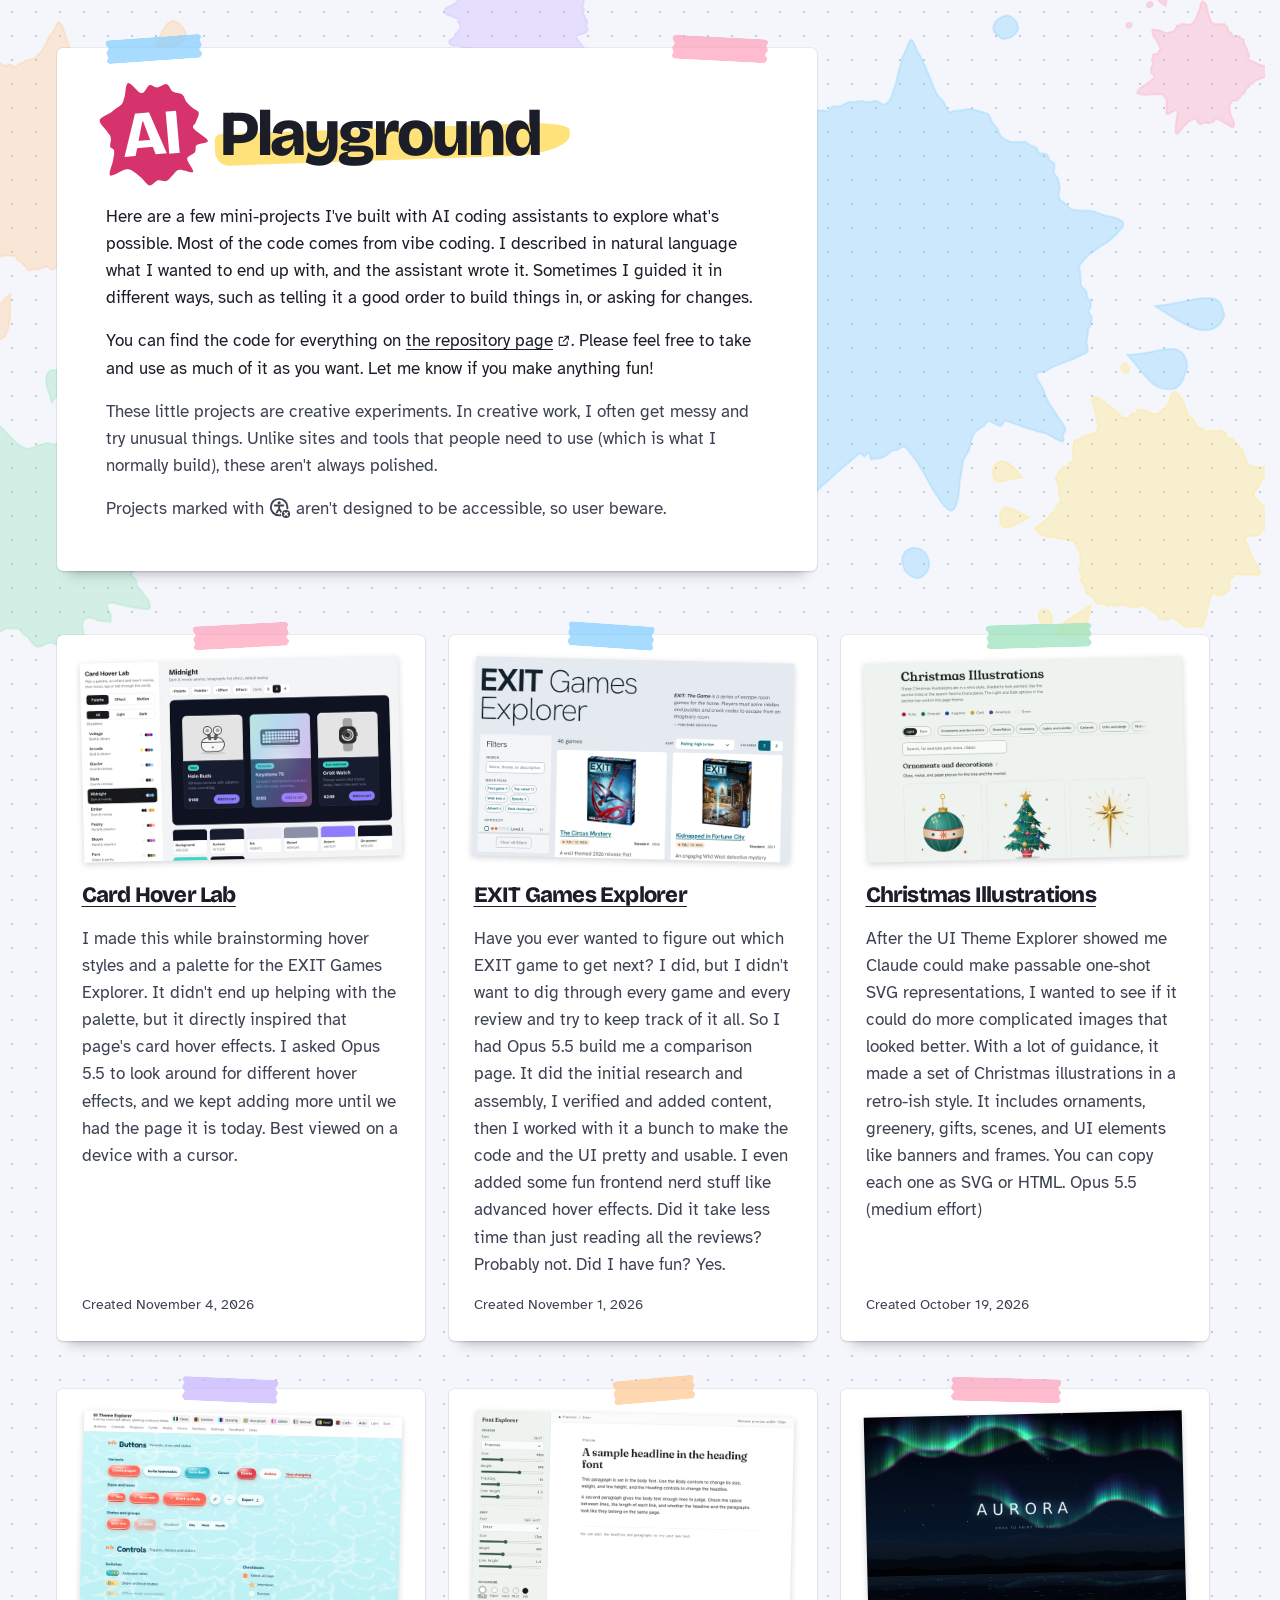
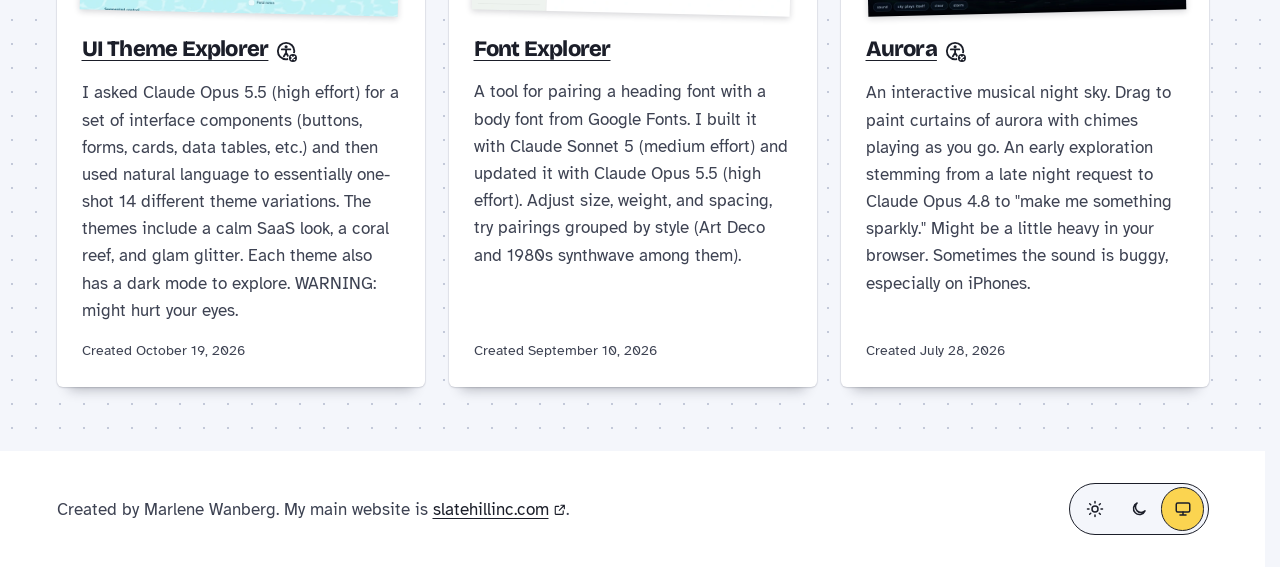
<file: index.html>
<!DOCTYPE html>
<html lang="en">

<head>
  <meta charset="utf-8">
  <meta name="viewport" content="width=device-width, initial-scale=1">
  <title>AI Playground</title>
  <meta name="description"
    content="A collection of mini-projects created by Marlene Wanberg to explore what's possible with AI coding assistance.">
  <!-- Link previews: Open Graph, and the same title, description, and image
       for X, with the card type that asks it for a large image. -->
  <meta property="og:type" content="website">
  <meta property="og:title" content="AI Playground">
  <meta property="og:description"
    content="A collection of mini-projects created by Marlene Wanberg to explore what's possible with AI coding assistance.">
  <meta property="og:url" content="https://mwanberg.github.io/ai-playground/">
  <meta property="og:image" content="https://mwanberg.github.io/ai-playground/og-image.png">
  <meta property="og:image:type" content="image/png">
  <meta property="og:image:width" content="1200">
  <meta property="og:image:height" content="630">
  <meta property="og:image:alt"
    content="The title &quot;AI Playground&quot;. &quot;AI&quot; is white on a pink paint-splash sticker; &quot;Playground&quot; is highlighted in yellow on taped paper, above the line &quot;Explore what's possible!&quot;">
  <meta name="twitter:card" content="summary_large_image">
  <meta name="twitter:title" content="AI Playground">
  <meta name="twitter:description"
    content="A collection of mini-projects created by Marlene Wanberg to explore what's possible with AI coding assistance.">
  <meta name="twitter:image" content="https://mwanberg.github.io/ai-playground/og-image.png">
  <meta name="twitter:image:alt"
    content="The title &quot;AI Playground&quot;. &quot;AI&quot; is white on a pink paint-splash sticker; &quot;Playground&quot; is highlighted in yellow on taped paper, above the line &quot;Explore what's possible!&quot;">
  <link rel="preconnect" href="https://fonts.googleapis.com">
  <link rel="preconnect" href="https://fonts.gstatic.com" crossorigin>
  <link rel="stylesheet"
    href="https://fonts.googleapis.com/css2?family=Atkinson+Hyperlegible:wght@400;700&family=Bricolage+Grotesque:opsz,wght@12..96,800&display=swap">
  <link rel="stylesheet" href="styles.css">
  <script>
    /* Applies a theme saved by the footer's switch before the first paint,
       so the page never flashes the other theme. The key is specific to this
       site because every page on mwanberg.github.io shares one storage. */
    try {
      const theme = localStorage.getItem('ai-playground-theme');
      if (theme === 'light' || theme === 'dark') document.documentElement.dataset.theme = theme;
    } catch { }
  </script>
  <!-- icons -->
  <link rel="icon" href="favicon.ico?v=b1de437e" sizes="32x32">
  <link rel="icon" href="favicon.svg?v=315bd3bc" type="image/svg+xml">
  <link rel="apple-touch-icon" href="apple-touch-icon.png?v=be987201">
  <link rel="manifest" href="site.webmanifest?v=672ef44b">
  <!-- /icons -->
</head>

<body>
  <svg class="icon-sprite" aria-hidden="true">
    <!-- The universal access figure with an "x" badge in the corner. The
       surface-colored ring around the badge separates it from the figure's
       circle. -->
    <symbol id="icon-a11y-off" viewBox="0 0 24 24">
      <circle cx="11" cy="11" r="9" fill="none" stroke="currentColor" stroke-width="2" />
      <circle cx="11" cy="6.2" r="1.7" fill="currentColor" />
      <path d="M6.4 9.2h9.2M11 9.2v3.6l-2.5 4M11 12.8l2.5 4" fill="none" stroke="currentColor" stroke-width="2"
        stroke-linecap="round" stroke-linejoin="round" />
      <circle cx="18.5" cy="18.5" r="5.5" style="fill: var(--color-surface)" />
      <circle cx="18.5" cy="18.5" r="4.4" fill="currentColor" />
      <path d="M16.8 16.8l3.4 3.4M20.2 16.8l-3.4 3.4" fill="none" stroke-width="1.5" stroke-linecap="round"
        style="stroke: var(--color-surface)" />
    </symbol>
    <!-- Theme switch icons: a sun, a crescent moon, and a monitor. -->
    <symbol id="icon-sun" viewBox="0 0 24 24">
      <circle cx="12" cy="12" r="4" fill="none" stroke="currentColor" stroke-width="2" />
      <path d="M12 2v2M12 20v2M4.9 4.9l1.4 1.4M17.7 17.7l1.4 1.4M2 12h2M20 12h2M4.9 19.1l1.4-1.4M17.7 6.3l1.4-1.4"
        fill="none" stroke="currentColor" stroke-width="2" stroke-linecap="round" />
    </symbol>
    <symbol id="icon-moon" viewBox="0 0 24 24">
      <path d="M20 14.5A8 8 0 1 1 9.5 4a6.5 6.5 0 0 0 10.5 10.5Z" fill="none" stroke="currentColor" stroke-width="2"
        stroke-linejoin="round" />
    </symbol>
    <symbol id="icon-system" viewBox="0 0 24 24">
      <rect x="3" y="4" width="18" height="12" rx="2" fill="none" stroke="currentColor" stroke-width="2" />
      <path d="M8 20h8M12 16v4" fill="none" stroke="currentColor" stroke-width="2" stroke-linecap="round" />
    </symbol>
    <!-- The logo's splash, behind the title's "AI", written by the logo's
       generator. -->
    <!-- logo-splash -->
    <symbol id="logo-splash" viewBox="0 0 64 64">
      <path d="M49.1 31.3C49.8 32.7 54.4 35.7 54.6 36.9C54.7 38.0 50.8 37.6 49.8 38.3C48.8 39.1 49.5 40.4 48.8 41.2C48.0 42.1 45.6 42.3 45.3 43.6C45.1 44.9 47.9 48.5 47.3 49.3C46.7 50.0 43.1 47.8 41.7 47.9C40.3 48.0 39.8 49.1 38.8 49.8C37.9 50.5 36.9 51.8 35.9 52.1C34.8 52.3 33.6 51.3 32.4 51.5C31.2 51.7 29.9 53.6 28.8 53.4C27.7 53.1 26.7 51.1 25.8 50.1C24.8 49.1 23.8 47.9 22.8 47.2C21.8 46.4 21.3 45.7 19.6 45.8C17.9 45.9 13.7 48.4 12.8 47.8C11.9 47.2 13.9 43.7 14.4 42.0C14.8 40.3 15.4 38.6 15.3 37.6C15.2 36.5 13.9 36.6 13.8 35.7C13.7 34.8 14.6 33.2 14.4 32.1C14.3 31.0 13.7 30.6 13.0 29.3C12.3 28.0 10.0 25.7 10.4 24.4C10.8 23.1 14.1 22.3 15.4 21.6C16.6 20.8 17.2 20.4 18.0 19.9C18.8 19.4 19.7 19.2 20.3 18.4C20.9 17.6 21.1 16.7 21.7 15.3C22.2 13.9 22.5 10.1 23.6 10.0C24.8 9.9 27.3 14.4 28.7 14.7C30.2 15.0 31.2 12.0 32.3 11.7C33.4 11.4 34.2 12.9 35.4 12.9C36.7 13.0 38.5 11.5 39.6 11.9C40.6 12.3 40.8 14.4 41.8 15.2C42.8 16.0 44.7 16.0 45.6 16.8C46.5 17.6 46.4 19.0 47.1 20.0C47.8 21.0 48.7 21.9 49.5 22.7C50.3 23.6 51.7 23.9 51.8 24.9C51.9 25.9 50.7 27.7 50.2 28.8C49.8 29.9 48.3 30.0 49.1 31.3Z" />
    </symbol>
    <!-- /logo-splash -->
    <!-- Paint splashes on the desk around the intro, each in a 64-unit box;
       styles.css colors and places them. -->
    <defs>
      <!-- splashes -->
      <path id="splash-blue" vector-effect="non-scaling-stroke"
        d="M53.1 31.2C53.1 31.4 53.1 31.7 53.0 31.9C53.0 32.2 53.1 32.4 53.1 32.7C53.1 32.9 53.2 33.2 53.2 33.5C53.3 33.7 53.6 34.0 53.5 34.3C53.5 34.5 53.1 34.7 52.9 34.9C52.6 35.2 52.3 35.4 52.1 35.6C51.8 35.8 51.5 36.0 51.2 36.2C51.0 36.4 50.7 36.6 50.4 36.8C50.1 37.1 49.9 37.3 49.7 37.5C49.4 37.7 48.8 37.8 48.8 38.1C48.9 38.4 49.5 38.9 49.9 39.3C50.2 39.7 50.4 40.1 50.8 40.5C51.2 40.9 51.8 41.4 52.2 41.8C52.7 42.2 53.2 42.6 53.4 42.9C53.5 43.2 53.3 43.3 53.3 43.6C53.3 43.8 53.7 44.2 53.4 44.3C53.0 44.3 52.0 44.0 51.4 43.9C50.9 43.9 50.6 44.0 50.1 43.9C49.6 43.9 49.0 43.9 48.5 43.8C47.9 43.8 47.3 43.7 47.0 43.7C46.7 43.8 46.8 44.3 46.6 44.4C46.3 44.5 45.6 44.2 45.3 44.2C45.0 44.3 45.0 44.6 44.9 44.8C44.7 45.0 44.5 45.2 44.4 45.4C44.2 45.6 44.0 45.8 44.0 46.2C43.9 46.6 44.0 47.3 44.0 47.8C43.9 48.3 43.7 48.6 43.7 49.1C43.7 49.7 43.9 50.5 43.9 51.2C44.0 51.8 44.2 52.7 44.2 53.2C44.2 53.7 44.2 54.2 44.0 54.4C43.9 54.6 43.6 54.6 43.3 54.4C43.0 54.3 42.5 53.9 42.1 53.5C41.7 53.2 41.3 52.8 40.9 52.4C40.4 51.9 39.9 51.3 39.4 50.9C39.0 50.5 38.6 50.1 38.2 49.9C37.9 49.6 37.5 49.3 37.2 49.2C37.0 49.2 36.8 49.5 36.6 49.7C36.4 49.8 36.1 49.9 35.9 50.1C35.8 50.3 35.6 50.7 35.4 50.8C35.2 51.0 35.0 51.1 34.9 51.1C34.7 51.2 34.5 51.2 34.4 51.3C34.3 51.3 34.2 51.5 34.1 51.4C34.0 51.4 33.8 50.9 33.7 50.8C33.6 50.8 33.5 51.2 33.4 51.3C33.2 51.4 33.0 51.0 32.7 51.2C32.5 51.4 32.2 52.0 31.9 52.4C31.6 52.8 31.3 53.2 30.9 53.8C30.6 54.3 30.2 55.0 29.8 55.5C29.5 56.1 29.1 56.7 28.8 56.9C28.5 57.1 28.2 57.0 28.0 56.9C27.8 56.8 27.5 56.9 27.3 56.4C27.1 55.9 27.1 54.9 27.0 54.1C26.8 53.4 26.7 52.6 26.6 51.9C26.4 51.2 26.3 50.3 26.2 49.8C26.0 49.3 25.8 49.0 25.6 48.8C25.4 48.5 25.2 48.4 25.0 48.2C24.8 48.1 24.7 47.8 24.5 47.9C24.3 47.9 23.8 48.6 23.6 48.7C23.3 48.8 23.3 48.7 23.1 48.7C23.0 48.7 22.8 48.7 22.7 48.6C22.6 48.4 22.6 48.0 22.6 47.8C22.5 47.6 22.4 47.5 22.3 47.3C22.2 47.2 22.1 47.2 22.0 47.0C21.9 46.8 22.0 46.4 21.8 46.2C21.7 46.1 21.3 46.2 21.1 46.1C20.9 46.0 20.8 45.7 20.7 45.5C20.6 45.2 20.5 44.9 20.4 44.7C20.2 44.5 20.0 44.4 19.8 44.2C19.6 44.1 19.4 43.9 19.1 43.8C18.9 43.7 18.6 43.7 18.2 43.6C17.9 43.5 17.6 43.4 17.1 43.4C16.6 43.5 15.8 43.7 15.1 43.9C14.3 44.0 13.5 44.2 12.9 44.3C12.3 44.4 11.8 44.4 11.4 44.4C11.0 44.4 10.5 44.4 10.3 44.3C10.1 44.1 10.2 43.9 10.3 43.6C10.5 43.2 10.7 42.8 11.1 42.4C11.5 41.9 12.2 41.3 12.6 40.8C13.1 40.3 13.6 39.8 13.9 39.4C14.1 39.0 14.1 38.7 14.3 38.3C14.5 38.0 14.8 37.6 14.9 37.3C15.0 37.1 14.8 37.0 14.7 36.8C14.7 36.6 14.7 36.5 14.6 36.3C14.6 36.1 14.5 36.0 14.4 35.9C14.2 35.7 14.0 35.6 13.9 35.4C13.8 35.2 13.9 34.9 13.9 34.7C13.9 34.4 13.8 34.1 13.9 33.9C13.9 33.6 14.1 33.3 14.1 33.0C14.0 32.7 13.7 32.5 13.5 32.2C13.4 32.0 13.4 31.7 13.4 31.5C13.4 31.3 13.3 31.1 13.5 30.9C13.6 30.8 14.3 30.7 14.4 30.6C14.5 30.4 14.3 30.3 14.2 30.1C14.2 29.9 14.2 29.8 14.2 29.6C14.3 29.4 14.6 29.2 14.4 28.9C14.2 28.7 13.6 28.3 13.2 27.9C12.8 27.5 12.4 27.1 11.8 26.6C11.2 26.2 10.2 25.6 9.7 25.1C9.2 24.7 8.9 24.4 8.7 24.0C8.4 23.7 8.2 23.4 8.1 23.2C8.1 22.9 8.0 22.7 8.2 22.5C8.4 22.4 8.8 22.3 9.3 22.3C9.8 22.2 10.5 22.3 11.1 22.3C11.7 22.3 12.4 22.3 12.8 22.2C13.3 22.1 13.6 22.0 14.0 21.8C14.3 21.7 14.5 21.5 14.8 21.3C15.0 21.2 15.2 21.0 15.4 20.8C15.6 20.6 15.8 20.4 16.0 20.2C16.1 20.0 16.1 19.6 16.3 19.4C16.4 19.2 16.8 19.2 17.1 19.0C17.3 18.9 17.7 18.9 17.9 18.7C18.0 18.5 18.1 18.1 18.2 17.8C18.3 17.6 18.4 17.2 18.5 17.0C18.7 16.8 19.0 16.8 19.3 16.7C19.5 16.6 19.8 16.7 20.0 16.6C20.2 16.4 20.2 16.1 20.3 16.0C20.5 15.8 20.8 15.9 21.0 15.8C21.1 15.8 21.3 15.6 21.4 15.5C21.6 15.3 21.7 15.2 21.9 15.1C22.1 15.0 22.3 15.0 22.5 14.9C22.7 14.8 22.9 14.7 23.2 14.6C23.4 14.6 23.7 14.6 24.0 14.5C24.2 14.5 24.4 14.2 24.7 14.2C24.9 14.1 25.3 14.4 25.6 14.4C25.8 14.3 26.0 14.0 26.1 13.7C26.2 13.3 26.2 12.7 26.2 12.2C26.3 11.7 26.2 11.1 26.2 10.5C26.2 10.0 26.2 9.5 26.2 9.0C26.3 8.6 26.3 8.3 26.4 7.9C26.4 7.6 26.5 6.9 26.6 6.9C26.8 6.8 27.2 7.4 27.5 7.8C27.8 8.1 28.2 8.5 28.5 8.9C28.9 9.3 29.3 9.9 29.7 10.4C30.1 10.9 30.5 11.5 30.8 11.8C31.2 12.2 31.5 12.2 31.8 12.5C32.0 12.7 32.3 13.2 32.5 13.3C32.7 13.4 33.0 13.0 33.2 13.0C33.4 12.9 33.6 12.9 33.8 12.8C34.0 12.8 34.2 12.5 34.4 12.5C34.7 12.4 34.9 12.4 35.1 12.4C35.4 12.4 35.6 12.4 35.9 12.4C36.2 12.4 36.5 12.4 36.7 12.5C36.9 12.6 37.1 13.0 37.3 13.2C37.6 13.4 37.8 13.5 38.0 13.7C38.2 13.8 38.3 14.2 38.5 14.3C38.7 14.5 38.9 14.5 39.1 14.6C39.3 14.6 39.5 14.7 39.7 14.7C40.0 14.7 40.2 14.6 40.5 14.5C40.7 14.5 41.0 14.3 41.3 14.3C41.5 14.3 41.7 14.5 41.9 14.5C42.1 14.6 42.4 14.5 42.6 14.6C42.8 14.7 42.8 15.0 43.0 15.1C43.2 15.1 43.6 14.9 43.8 15.0C44.0 15.0 44.1 15.3 44.3 15.5C44.5 15.6 44.7 15.6 44.9 15.8C45.0 16.0 45.0 16.5 45.1 16.7C45.2 16.9 45.5 17.0 45.7 17.2C45.8 17.5 46.0 17.7 46.1 18.0C46.2 18.4 46.1 18.9 46.3 19.1C46.4 19.4 46.8 19.4 47.1 19.6C47.5 19.7 47.6 20.0 48.1 20.0C48.6 20.0 49.5 19.7 50.1 19.6C50.7 19.6 51.1 19.7 51.6 19.7C52.1 19.7 52.6 19.6 53.0 19.7C53.3 19.8 53.7 19.8 53.7 20.1C53.8 20.3 53.6 20.7 53.4 21.0C53.3 21.4 53.0 21.8 52.7 22.2C52.4 22.6 51.8 23.1 51.5 23.6C51.1 24.0 50.9 24.3 50.7 24.7C50.6 25.0 50.4 25.4 50.3 25.6C50.3 25.9 50.5 26.1 50.6 26.3C50.6 26.5 50.8 26.8 50.8 27.0C50.9 27.2 50.9 27.4 51.0 27.6C51.1 27.8 51.6 27.9 51.7 28.1C51.9 28.3 51.9 28.5 52.0 28.7C52.2 28.8 52.5 29.0 52.5 29.1C52.6 29.3 52.6 29.5 52.6 29.6C52.6 29.8 52.5 30.0 52.5 30.1C52.6 30.3 52.9 30.4 53.0 30.6C53.1 30.8 53.1 31.0 53.1 31.2Z M59.2 27.7C61.4 27.0 63.1 25.7 64.5 25.4C65.9 25.0 66.2 25.9 66.7 26.7C66.6 27.8 66.2 28.6 64.8 28.9C63.2 29.1 61.3 28.3 59.2 27.7Z M7.6 49.6C7.7 50.6 7.0 51.2 6.1 51.0C5.0 51.0 4.2 50.5 4.5 49.4C4.4 48.6 5.1 47.8 6.0 48.0C7.1 48.1 7.7 48.6 7.6 49.6Z M40.3 59.9C40.8 59.2 42.0 59.1 42.7 60.0C43.1 60.5 43.3 61.4 42.7 62.1C42.3 62.7 41.4 62.5 40.8 62.1C40.0 61.2 39.9 60.6 40.3 59.9Z M57.7 33.5C59.8 33.0 61.1 31.8 62.6 31.6C64.0 31.7 64.5 33.1 64.2 34.1C64.2 35.4 63.6 35.9 62.6 36.0C60.9 36.2 59.8 34.8 57.7 33.5Z M37.4 2.8C37.4 3.5 36.9 4.0 36.1 4.3C35.5 4.1 34.7 3.9 34.8 3.2C34.7 2.6 35.2 2.0 35.9 1.7C36.7 1.7 37.2 2.2 37.4 2.8Z M0.6 33.9C0.0 34.5 -0.8 34.4 -1.4 33.7C-1.9 33.0 -2.0 32.1 -1.4 31.8C-0.8 31.1 0.2 31.6 0.6 32.2C1.1 32.9 1.3 33.7 0.6 33.9Z" />
      <path id="splash-green" vector-effect="non-scaling-stroke"
        d="M51.2 32.0C51.3 32.3 51.5 32.5 51.6 32.7C51.6 33.0 51.4 33.2 51.3 33.5C51.3 33.7 51.2 33.9 51.2 34.2C51.2 34.4 51.2 34.7 51.2 34.9C51.2 35.1 51.2 35.3 51.1 35.5C51.1 35.7 51.2 35.9 51.0 36.1C50.8 36.2 50.1 36.3 49.9 36.4C49.6 36.5 49.4 36.7 49.2 36.8C49.0 37.0 48.8 37.1 48.7 37.4C48.6 37.6 48.7 37.9 48.8 38.2C48.9 38.5 49.2 38.9 49.5 39.3C49.7 39.7 50.1 40.1 50.4 40.5C50.7 41.0 51.1 41.4 51.3 41.8C51.6 42.2 51.9 42.5 52.0 42.9C52.2 43.2 52.3 43.5 52.2 43.7C52.1 43.9 51.7 44.0 51.3 44.1C51.0 44.1 50.6 44.2 50.1 44.2C49.6 44.2 49.0 44.2 48.6 44.2C48.1 44.3 47.8 44.4 47.5 44.5C47.1 44.6 46.7 44.7 46.5 44.8C46.2 44.9 46.0 45.1 45.8 45.2C45.6 45.3 45.3 45.3 45.1 45.5C45.0 45.7 45.0 45.9 45.0 46.2C45.0 46.5 45.1 46.9 45.0 47.1C45.0 47.3 44.8 47.4 44.7 47.6C44.6 47.7 44.5 47.9 44.3 47.9C44.1 47.9 43.7 47.6 43.4 47.6C43.2 47.6 43.2 47.8 43.0 47.8C42.8 47.8 42.5 47.7 42.3 47.6C42.0 47.6 41.7 47.4 41.5 47.4C41.2 47.3 41.0 47.4 40.8 47.4C40.5 47.4 40.2 47.2 40.0 47.3C39.8 47.4 39.8 47.8 39.6 48.0C39.5 48.2 39.3 48.3 39.1 48.4C38.8 48.4 38.5 48.2 38.3 48.4C38.1 48.6 38.1 49.2 37.9 49.5C37.8 49.8 37.6 50.1 37.4 50.4C37.2 50.6 37.1 50.9 36.9 51.2C36.7 51.4 36.6 51.8 36.4 52.1C36.2 52.3 36.1 52.6 35.9 52.7C35.7 52.9 35.4 53.0 35.2 52.9C35.0 52.8 34.7 52.4 34.4 52.2C34.1 52.1 33.9 52.0 33.6 51.9C33.3 51.9 33.0 52.1 32.7 52.0C32.5 51.8 32.2 51.3 31.9 51.1C31.6 50.9 31.3 50.8 31.1 50.9C30.8 50.9 30.5 51.2 30.2 51.4C29.9 51.5 29.7 51.6 29.4 51.7C29.1 51.8 28.9 51.9 28.6 51.9C28.4 51.9 28.2 51.8 28.0 51.6C27.8 51.5 27.6 51.2 27.4 51.1C27.2 50.9 27.0 50.9 26.9 50.6C26.7 50.4 26.6 49.9 26.5 49.7C26.3 49.4 26.2 49.2 26.0 49.0C25.9 48.9 25.6 49.0 25.5 48.9C25.3 48.7 25.3 48.3 25.2 48.1C25.0 47.9 24.9 47.8 24.7 47.7C24.6 47.6 24.5 47.4 24.3 47.4C24.1 47.4 23.8 47.4 23.5 47.6C23.2 47.7 22.7 48.1 22.4 48.2C22.1 48.4 21.9 48.2 21.5 48.5C21.1 48.8 20.4 49.4 19.9 49.9C19.3 50.4 18.5 51.2 18.1 51.5C17.6 51.8 17.4 51.8 17.2 51.9C16.9 51.9 16.7 51.9 16.6 51.7C16.5 51.5 16.5 51.2 16.6 50.8C16.6 50.4 16.7 49.9 16.8 49.4C16.9 48.8 17.1 48.2 17.3 47.6C17.4 47.0 17.7 46.3 17.8 45.8C17.9 45.2 18.0 44.8 18.0 44.4C18.0 44.1 18.0 43.8 17.9 43.5C17.9 43.2 17.8 43.0 17.6 42.9C17.5 42.7 17.3 42.5 17.1 42.4C17.0 42.2 16.8 42.1 16.6 42.0C16.4 41.8 16.2 41.7 16.0 41.5C15.8 41.3 15.7 41.1 15.5 40.9C15.3 40.8 15.1 40.6 15.0 40.4C14.8 40.2 14.9 39.9 14.8 39.7C14.7 39.4 14.6 39.2 14.4 39.0C14.2 38.9 13.8 38.8 13.5 38.6C13.2 38.5 13.0 38.3 12.6 38.2C12.2 38.0 11.6 38.0 11.2 37.9C10.8 37.8 10.5 37.7 10.1 37.6C9.7 37.5 9.0 37.5 8.7 37.4C8.4 37.2 8.4 37.0 8.5 36.8C8.6 36.6 8.9 36.4 9.3 36.1C9.6 35.9 10.2 35.6 10.7 35.3C11.2 35.0 11.8 34.7 12.4 34.4C13.0 34.1 13.8 33.8 14.3 33.5C14.8 33.2 15.3 32.9 15.5 32.6C15.6 32.3 15.3 32.1 15.2 31.8C15.1 31.5 15.2 31.2 15.0 30.8C14.8 30.5 14.2 30.2 14.0 29.9C13.8 29.6 13.9 29.3 13.7 29.0C13.6 28.7 13.1 28.4 13.0 28.1C12.9 27.9 13.2 27.7 13.3 27.5C13.4 27.4 13.7 27.3 13.8 27.1C13.9 27.0 13.7 26.8 14.0 26.7C14.2 26.5 14.8 26.6 15.1 26.5C15.4 26.4 15.7 26.3 15.8 26.1C15.9 25.9 15.8 25.6 15.7 25.3C15.7 25.0 15.6 24.7 15.4 24.4C15.3 24.1 14.9 23.7 14.7 23.3C14.6 23.0 14.6 22.8 14.6 22.6C14.5 22.3 14.4 22.0 14.3 21.8C14.2 21.5 14.0 21.2 14.1 21.1C14.1 20.9 14.5 20.9 14.6 20.9C14.8 20.8 14.8 20.6 15.0 20.5C15.2 20.4 15.7 20.5 16.0 20.4C16.2 20.3 16.3 20.1 16.5 19.9C16.6 19.7 16.8 19.4 16.9 19.2C17.1 18.9 17.4 18.7 17.6 18.5C17.8 18.2 17.9 17.9 18.1 17.6C18.3 17.4 18.5 17.1 18.7 17.0C18.9 16.8 19.1 16.6 19.3 16.6C19.6 16.5 20.0 16.7 20.2 16.6C20.4 16.6 20.5 16.3 20.7 16.2C20.8 16.1 21.1 16.2 21.3 16.1C21.5 16.1 21.8 16.1 22.0 16.0C22.1 15.9 22.2 15.7 22.4 15.6C22.5 15.4 22.6 15.2 22.8 15.1C23.0 15.0 23.2 15.0 23.4 14.9C23.6 14.9 23.9 14.9 24.1 14.9C24.4 15.0 24.7 15.3 25.0 15.3C25.2 15.3 25.3 15.0 25.6 15.0C25.8 15.0 26.2 15.2 26.4 15.2C26.7 15.2 26.8 15.1 27.1 14.9C27.3 14.8 27.5 14.5 27.7 14.4C27.9 14.4 28.3 14.7 28.5 14.5C28.7 14.3 28.8 13.4 29.0 13.1C29.2 12.8 29.6 12.9 29.8 12.5C30.0 12.1 30.2 11.3 30.4 10.8C30.7 10.2 30.9 9.6 31.1 9.2C31.4 8.8 31.6 8.7 31.8 8.5C32.1 8.4 32.3 8.2 32.5 8.4C32.7 8.6 32.9 9.2 33.1 9.6C33.3 10.1 33.5 10.7 33.7 11.2C33.9 11.8 34.1 12.4 34.3 13.0C34.5 13.5 34.6 14.3 34.8 14.8C35.0 15.2 35.2 15.5 35.4 15.6C35.5 15.7 35.7 15.5 35.9 15.4C36.1 15.2 36.4 14.9 36.6 14.6C36.7 14.4 36.9 14.0 37.1 13.9C37.3 13.7 37.4 13.8 37.5 13.7C37.7 13.7 38.0 13.3 38.1 13.4C38.3 13.5 38.3 14.0 38.5 14.3C38.6 14.6 38.8 14.7 38.9 15.1C39.1 15.4 39.1 16.1 39.2 16.5C39.3 16.9 39.4 17.3 39.6 17.5C39.8 17.7 40.0 17.9 40.3 17.9C40.6 17.9 40.9 17.9 41.4 17.6C41.9 17.3 42.6 16.5 43.2 16.1C43.8 15.6 44.3 15.2 44.8 14.9C45.3 14.5 45.7 14.2 46.1 13.9C46.6 13.6 47.3 13.0 47.6 13.0C47.9 12.9 47.9 13.3 47.9 13.7C47.9 14.0 47.9 14.5 47.8 14.9C47.7 15.4 47.6 16.0 47.5 16.6C47.3 17.2 46.9 18.0 46.9 18.5C46.8 19.1 46.9 19.4 46.9 19.8C46.9 20.1 46.9 20.5 47.0 20.8C47.1 21.1 47.2 21.3 47.4 21.5C47.6 21.7 47.8 21.8 48.0 22.0C48.2 22.1 48.5 22.3 48.6 22.4C48.8 22.6 48.9 22.7 49.0 22.9C49.1 23.1 49.1 23.3 49.1 23.5C49.0 23.7 48.9 24.0 48.8 24.2C48.8 24.4 48.7 24.6 48.6 24.8C48.6 25.0 48.4 25.2 48.3 25.4C48.3 25.6 48.4 25.8 48.4 26.0C48.3 26.1 48.3 26.4 48.2 26.6C48.1 26.8 48.0 27.1 47.9 27.3C47.9 27.5 47.9 27.7 47.9 27.9C48.0 28.1 48.2 28.3 48.3 28.5C48.4 28.7 48.6 28.9 48.6 29.1C48.7 29.3 48.7 29.5 48.9 29.7C49.1 29.9 49.5 30.0 49.8 30.2C50.2 30.4 50.5 30.6 50.7 30.8C51.0 31.0 51.2 31.2 51.2 31.4C51.3 31.6 51.2 31.8 51.2 32.0Z M9.1 12.6C9.8 12.7 10.6 13.3 10.5 14.4C10.1 14.9 9.6 15.5 8.8 15.5C8.1 15.3 7.3 14.7 7.6 13.9C7.5 12.9 8.1 12.4 9.1 12.6Z M8.0 43.5C6.4 44.9 5.9 46.3 4.7 46.6C3.4 47.3 2.7 46.8 2.4 45.9C2.2 45.1 2.1 44.3 3.3 43.6C4.3 43.1 6.1 43.3 8.0 43.5Z M57.8 50.2C57.2 50.7 56.2 51.1 55.6 50.5C55.0 49.8 54.9 48.9 55.3 48.4C55.9 48.0 56.7 48.0 57.5 48.3C58.0 48.8 58.0 49.7 57.8 50.2Z M55.1 42.0C57.5 42.5 59.1 41.9 60.5 42.7C61.9 43.1 61.9 44.4 61.3 44.8C60.9 45.6 60.1 46.1 59.3 45.9C57.8 45.3 56.9 43.6 55.1 42.0Z" />
      <path id="splash-lilac" vector-effect="non-scaling-stroke"
        d="M50.6 31.7C50.5 32.1 50.4 32.4 50.6 32.8C50.9 33.1 51.6 33.5 52.0 33.9C52.4 34.2 52.6 34.5 53.0 34.8C53.4 35.1 54.0 35.5 54.3 35.7C54.6 36.0 54.6 36.3 54.7 36.5C54.8 36.7 54.8 37.0 54.7 37.1C54.6 37.3 54.3 37.5 53.9 37.6C53.6 37.8 52.9 37.8 52.6 37.9C52.2 38.1 51.9 38.2 51.6 38.4C51.4 38.6 51.2 38.8 50.9 38.9C50.6 39.1 50.2 39.2 49.9 39.4C49.7 39.5 49.6 39.8 49.4 40.0C49.2 40.2 48.8 40.2 48.6 40.5C48.5 40.7 48.7 41.1 48.6 41.3C48.4 41.5 48.1 41.6 47.9 41.8C47.7 41.9 47.4 41.9 47.3 42.1C47.2 42.3 47.4 42.7 47.4 42.9C47.4 43.1 47.1 43.1 47.1 43.3C47.1 43.5 47.3 43.8 47.2 44.0C47.2 44.2 47.0 44.3 46.9 44.5C46.8 44.6 46.8 44.9 46.6 45.1C46.5 45.2 46.1 45.2 46.0 45.4C45.8 45.5 45.8 45.8 45.7 46.0C45.6 46.3 45.6 46.6 45.4 46.7C45.2 46.9 44.8 46.8 44.6 46.8C44.4 46.8 44.4 47.0 44.1 47.0C43.9 46.9 43.4 46.6 43.1 46.4C42.8 46.3 42.6 46.2 42.3 46.1C42.1 46.0 41.8 45.9 41.6 46.0C41.4 46.1 41.3 46.3 41.2 46.8C41.1 47.2 41.2 48.0 41.2 48.6C41.2 49.3 41.0 49.9 41.1 50.7C41.1 51.5 41.2 52.6 41.3 53.4C41.3 54.2 41.4 55.2 41.3 55.7C41.3 56.1 41.1 56.3 40.8 56.3C40.6 56.3 40.3 55.9 39.9 55.5C39.6 55.1 39.2 54.5 38.8 53.9C38.4 53.3 38.0 52.6 37.6 51.9C37.2 51.2 36.7 50.3 36.3 49.7C35.9 49.1 35.6 48.5 35.3 48.3C35.0 48.1 34.9 48.4 34.7 48.5C34.4 48.6 34.3 48.7 34.1 48.8C33.9 49.0 33.7 49.3 33.6 49.5C33.4 49.6 33.2 49.5 33.1 49.6C32.9 49.7 32.7 49.9 32.5 50.0C32.3 50.0 32.1 50.1 31.9 50.1C31.7 50.1 31.5 50.0 31.3 49.9C31.1 49.8 30.9 49.6 30.6 49.6C30.4 49.6 30.2 49.7 29.9 49.7C29.7 49.7 29.4 49.6 29.2 49.7C28.9 49.8 28.6 50.1 28.4 50.0C28.1 50.0 28.0 49.5 27.8 49.3C27.5 49.1 27.4 48.8 27.1 48.7C26.9 48.6 26.5 48.7 26.2 48.8C25.9 48.8 25.6 48.7 25.3 48.8C24.9 48.9 24.5 49.1 24.1 49.3C23.7 49.5 23.3 49.7 22.8 50.1C22.3 50.4 21.7 51.0 21.3 51.3C20.8 51.6 20.5 51.8 20.2 51.9C19.9 52.0 19.6 52.1 19.4 52.1C19.2 52.0 19.1 51.9 19.1 51.6C19.1 51.4 19.2 50.8 19.2 50.5C19.3 50.2 19.2 50.1 19.2 49.8C19.2 49.5 19.3 49.1 19.2 48.8C19.2 48.5 19.1 48.3 19.1 48.0C19.1 47.6 19.3 47.1 19.3 46.7C19.3 46.3 19.4 45.8 19.3 45.5C19.3 45.2 19.0 45.1 19.0 44.6C19.0 44.2 19.4 43.4 19.4 43.1C19.3 42.7 18.9 42.7 18.6 42.6C18.2 42.6 17.9 42.5 17.2 42.7C16.6 42.9 15.5 43.4 14.7 43.7C13.9 44.1 13.2 44.3 12.5 44.6C11.8 44.9 11.0 45.3 10.4 45.5C9.8 45.7 8.9 46.0 8.8 45.9C8.6 45.8 9.1 45.2 9.3 44.9C9.6 44.5 9.7 44.1 10.2 43.6C10.6 43.0 11.3 42.4 11.8 41.8C12.4 41.2 13.1 40.5 13.5 39.9C13.9 39.4 14.1 39.0 14.3 38.6C14.4 38.3 14.6 37.9 14.6 37.7C14.6 37.4 14.3 37.3 14.1 37.1C13.9 36.9 13.8 36.8 13.5 36.7C13.3 36.5 12.8 36.5 12.6 36.3C12.4 36.2 12.3 36.0 12.3 35.8C12.2 35.6 12.2 35.4 12.2 35.2C12.2 35.0 12.3 34.8 12.3 34.6C12.4 34.4 12.4 34.2 12.4 34.0C12.4 33.8 12.1 33.6 12.2 33.4C12.3 33.2 12.7 32.9 12.9 32.7C13.0 32.4 13.1 32.2 13.2 31.9C13.3 31.7 13.3 31.5 13.5 31.2C13.6 31.0 14.0 30.7 14.1 30.5C14.3 30.2 14.2 30.0 14.3 29.7C14.5 29.5 14.8 29.2 14.8 28.9C14.8 28.7 14.6 28.3 14.4 28.0C14.1 27.6 13.5 27.1 13.3 26.8C13.0 26.4 13.1 26.1 12.8 25.7C12.6 25.4 11.9 24.9 11.5 24.5C11.2 24.1 11.0 23.8 11.0 23.5C10.9 23.2 11.0 23.0 11.1 22.9C11.2 22.7 11.3 22.5 11.7 22.5C12.1 22.4 13.1 22.7 13.5 22.6C13.9 22.6 13.7 22.2 14.0 22.1C14.3 22.0 15.0 22.1 15.3 22.0C15.7 22.0 16.0 21.9 16.3 21.8C16.5 21.7 16.7 21.5 16.8 21.3C17.0 21.1 17.1 21.0 17.1 20.7C17.2 20.4 17.0 20.0 17.1 19.8C17.1 19.6 17.6 19.7 17.7 19.4C17.7 19.2 17.4 18.7 17.2 18.3C17.0 17.8 16.5 17.2 16.3 16.8C16.1 16.4 16.0 16.1 15.9 15.8C15.9 15.5 15.8 15.2 15.9 15.1C15.9 14.9 16.2 14.9 16.3 14.8C16.5 14.6 16.5 14.3 16.9 14.3C17.2 14.3 17.8 14.6 18.3 14.7C18.8 14.8 19.3 15.0 19.7 15.0C20.2 15.1 20.5 15.0 20.9 15.0C21.2 14.9 21.5 14.9 21.8 14.8C22.1 14.8 22.4 14.8 22.6 14.8C22.9 14.9 23.1 14.9 23.4 15.0C23.6 15.1 23.9 15.2 24.1 15.2C24.3 15.2 24.5 15.2 24.7 15.1C24.9 15.0 25.1 14.9 25.2 14.7C25.4 14.5 25.6 14.3 25.7 13.9C25.7 13.4 25.7 12.5 25.8 12.0C25.9 11.5 26.0 11.2 26.1 10.8C26.2 10.4 26.3 10.0 26.5 9.8C26.7 9.6 26.9 9.5 27.2 9.6C27.4 9.7 27.8 10.3 28.1 10.6C28.5 10.9 28.8 11.0 29.2 11.4C29.5 11.8 30.0 12.3 30.4 12.8C30.7 13.3 31.2 14.0 31.5 14.4C31.8 14.7 32.1 15.1 32.4 15.2C32.7 15.2 33.0 14.7 33.2 14.6C33.4 14.4 33.6 14.4 33.8 14.1C34.0 13.9 34.3 13.5 34.5 13.3C34.6 13.1 34.8 13.2 35.0 13.1C35.2 12.9 35.4 12.5 35.6 12.4C35.8 12.3 36.1 12.4 36.2 12.5C36.4 12.6 36.6 12.8 36.8 13.0C37.0 13.1 37.1 13.3 37.3 13.4C37.5 13.5 37.7 13.5 37.9 13.6C38.2 13.6 38.4 13.4 38.7 13.4C38.9 13.4 39.0 13.5 39.2 13.7C39.3 13.8 39.4 14.2 39.6 14.4C39.7 14.6 39.9 14.6 40.1 14.8C40.2 14.9 40.5 14.9 40.6 15.0C40.8 15.2 40.9 15.5 41.0 15.6C41.2 15.8 41.4 15.7 41.6 15.8C41.7 15.9 41.7 16.2 41.8 16.3C42.0 16.4 42.2 16.3 42.4 16.3C42.6 16.4 42.7 16.5 43.0 16.6C43.2 16.6 43.5 16.6 44.0 16.6C44.4 16.6 44.9 16.5 45.5 16.5C46.0 16.5 46.5 16.6 47.1 16.5C47.8 16.5 48.8 16.1 49.5 16.0C50.2 15.9 50.8 15.8 51.3 15.9C51.7 15.9 51.9 16.1 52.0 16.4C52.1 16.6 52.0 16.9 52.0 17.2C51.9 17.5 51.7 17.9 51.4 18.3C51.2 18.7 50.7 19.2 50.3 19.7C50.0 20.2 49.7 20.6 49.3 21.0C49.0 21.5 48.4 22.1 48.1 22.5C47.8 22.9 47.8 23.1 47.6 23.5C47.5 23.8 47.2 24.1 47.0 24.4C46.8 24.7 46.4 25.1 46.3 25.4C46.1 25.7 46.1 25.9 46.0 26.1C46.0 26.4 45.8 26.7 46.0 26.8C46.2 27.0 46.8 27.0 47.4 27.0C48.1 27.0 49.0 26.9 49.8 26.8C50.6 26.8 51.4 26.8 52.2 26.7C53.0 26.7 54.0 26.6 54.6 26.6C55.3 26.6 55.9 26.7 56.1 26.8C56.3 26.9 56.1 27.2 56.0 27.4C55.8 27.7 55.4 28.0 55.0 28.3C54.5 28.7 53.7 29.1 53.2 29.4C52.7 29.8 52.2 30.2 51.7 30.6C51.3 31.0 50.8 31.4 50.6 31.7Z M24.8 11.9C23.1 9.2 21.1 6.8 20.2 5.5C19.9 3.8 20.6 2.9 21.4 3.1C22.5 2.4 23.2 2.9 23.9 4.2C24.7 5.8 24.2 8.6 24.8 11.9Z M52.5 17.6C54.1 15.9 55.1 14.2 56.4 13.6C57.0 13.0 57.7 13.1 58.1 14.0C58.4 14.7 58.6 15.3 57.8 15.7C56.8 16.7 54.8 16.9 52.5 17.6Z M59.1 30.1C58.9 29.6 59.2 29.0 59.7 28.7C60.3 28.4 61.0 28.4 61.0 28.9C61.2 29.3 61.0 29.8 60.5 30.1C59.9 30.5 59.4 30.5 59.1 30.1Z" />
      <path id="splash-yellow" vector-effect="non-scaling-stroke"
        d="M50.5 31.4C50.6 31.6 50.8 31.8 51.1 32.1C51.3 32.3 51.6 32.6 51.9 32.9C52.2 33.2 52.7 33.5 53.0 33.8C53.3 34.1 53.5 34.4 53.8 34.7C54.1 35.0 54.7 35.3 54.8 35.7C54.9 36.0 54.5 36.2 54.3 36.5C54.1 36.8 53.8 37.1 53.6 37.4C53.4 37.8 53.5 38.2 53.2 38.5C52.9 38.7 52.1 38.9 51.7 39.1C51.3 39.3 50.9 39.4 50.7 39.6C50.5 39.7 50.4 39.9 50.3 40.0C50.3 40.2 50.3 40.3 50.3 40.5C50.3 40.6 50.5 40.7 50.4 40.8C50.4 40.9 50.2 40.9 50.1 41.0C50.0 41.1 49.9 41.2 49.8 41.4C49.7 41.5 49.7 41.8 49.5 41.9C49.3 42.0 48.8 42.0 48.5 42.0C48.1 42.1 47.8 42.2 47.5 42.3C47.3 42.4 47.2 42.7 46.9 42.8C46.6 43.0 46.0 42.9 45.8 43.1C45.6 43.2 45.6 43.6 45.5 43.9C45.4 44.3 45.3 44.6 45.2 44.9C45.0 45.2 44.8 45.4 44.6 45.7C44.4 45.9 44.1 46.0 44.0 46.2C43.8 46.4 43.6 46.7 43.5 46.9C43.4 47.1 43.4 47.4 43.3 47.7C43.3 47.9 43.2 48.0 43.1 48.1C42.9 48.2 42.7 48.2 42.6 48.3C42.5 48.5 42.6 48.9 42.5 49.1C42.4 49.2 42.2 49.2 42.0 49.3C41.9 49.4 41.8 49.7 41.6 49.9C41.5 50.2 41.3 50.5 41.1 50.6C40.9 50.8 40.5 50.8 40.2 50.8C40.0 50.8 39.6 50.8 39.4 50.8C39.1 50.9 39.0 51.2 38.7 51.3C38.5 51.4 38.3 51.4 38.1 51.4C37.9 51.4 37.7 51.2 37.5 51.1C37.3 51.1 37.1 51.0 36.9 51.0C36.7 51.0 36.6 51.1 36.4 51.1C36.2 51.1 36.0 51.3 35.8 51.2C35.6 51.1 35.3 50.6 35.1 50.5C34.9 50.4 34.7 50.6 34.5 50.5C34.3 50.5 34.1 50.5 33.8 50.3C33.6 50.1 33.3 49.8 33.1 49.6C32.8 49.4 32.6 49.2 32.4 49.1C32.1 49.0 31.9 49.0 31.7 48.9C31.5 48.8 31.2 48.6 31.0 48.6C30.7 48.6 30.5 48.6 30.2 48.6C30.0 48.6 29.7 48.6 29.5 48.6C29.2 48.6 29.0 48.5 28.7 48.7C28.4 48.9 28.0 49.4 27.6 49.8C27.3 50.3 26.9 50.8 26.5 51.2C26.1 51.6 25.8 52.1 25.4 52.5C25.1 52.9 24.7 53.2 24.5 53.4C24.2 53.6 24.0 53.5 23.7 53.6C23.5 53.6 23.2 53.7 23.0 53.5C22.9 53.2 22.9 52.6 22.8 52.2C22.7 51.7 22.7 51.2 22.6 50.8C22.5 50.3 22.3 50.0 22.2 49.7C22.1 49.3 22.0 49.0 21.9 48.7C21.8 48.4 21.6 48.2 21.4 48.0C21.3 47.8 21.2 47.4 21.1 47.2C21.0 47.0 20.9 46.8 20.7 46.7C20.4 46.6 20.1 46.7 19.8 46.6C19.6 46.6 19.4 46.4 19.2 46.3C18.9 46.2 18.7 46.1 18.5 46.0C18.3 45.9 18.1 45.7 17.9 45.7C17.6 45.6 17.1 45.8 16.9 45.7C16.6 45.6 16.6 45.3 16.5 45.1C16.4 44.9 16.3 44.8 16.2 44.6C16.1 44.4 16.1 44.2 16.0 44.1C16.0 43.9 15.8 43.9 15.7 43.7C15.7 43.6 15.7 43.4 15.8 43.2C15.9 42.9 16.2 42.5 16.1 42.3C16.1 42.1 15.7 42.2 15.6 42.0C15.5 41.8 15.8 41.3 15.7 41.1C15.5 40.9 15.0 40.9 14.7 40.7C14.4 40.6 14.1 40.4 13.9 40.2C13.6 40.1 13.4 39.8 13.2 39.7C13.0 39.5 12.6 39.3 12.5 39.1C12.4 38.8 12.7 38.5 12.7 38.2C12.7 37.9 12.6 37.6 12.6 37.3C12.6 37.0 12.8 36.7 12.8 36.4C12.9 36.1 13.0 35.8 13.1 35.5C13.1 35.2 13.1 34.9 13.0 34.6C12.9 34.4 12.8 34.2 12.4 33.9C12.1 33.7 11.4 33.6 10.8 33.4C10.3 33.2 9.7 33.0 9.1 32.8C8.6 32.7 7.7 32.5 7.4 32.3C7.1 32.1 7.2 31.9 7.3 31.7C7.4 31.5 7.7 31.3 8.0 31.1C8.3 30.9 8.7 30.7 9.1 30.5C9.5 30.3 10.0 30.1 10.5 29.9C11.0 29.7 11.6 29.6 12.1 29.4C12.6 29.2 13.2 29.1 13.5 28.9C13.7 28.7 13.7 28.5 13.7 28.3C13.7 28.1 13.7 27.9 13.6 27.7C13.6 27.5 13.4 27.3 13.5 27.1C13.5 26.9 13.8 26.9 13.8 26.6C13.8 26.4 13.4 26.1 13.4 25.8C13.5 25.6 13.7 25.3 13.9 25.1C14.1 24.9 14.3 24.6 14.6 24.4C14.9 24.1 15.3 24.0 15.5 23.8C15.7 23.5 15.8 23.2 15.9 22.9C15.9 22.6 15.7 22.2 15.7 21.9C15.6 21.6 15.7 21.4 15.7 21.2C15.6 20.9 15.5 20.7 15.3 20.4C15.1 20.1 14.7 19.7 14.4 19.4C14.2 19.1 13.9 18.7 13.8 18.5C13.8 18.3 13.9 18.2 14.1 18.1C14.2 18.0 14.4 17.9 14.7 17.8C15.0 17.8 15.4 17.7 15.8 17.7C16.2 17.7 16.8 17.7 17.3 17.8C17.9 17.9 18.6 18.2 19.0 18.2C19.5 18.2 19.6 17.9 19.8 17.8C20.1 17.8 20.4 17.8 20.7 17.8C20.9 17.8 21.1 17.8 21.3 17.8C21.5 17.8 21.7 17.8 21.8 17.7C22.0 17.7 22.1 17.6 22.3 17.5C22.4 17.4 22.5 17.1 22.6 17.0C22.8 16.9 23.1 17.1 23.3 16.9C23.5 16.7 23.5 16.2 23.6 15.9C23.7 15.7 23.9 15.5 24.1 15.3C24.2 15.1 24.3 14.7 24.4 14.4C24.6 14.2 24.8 14.1 25.0 14.0C25.1 13.9 25.3 13.8 25.5 13.7C25.7 13.7 26.0 14.0 26.2 13.9C26.4 13.9 26.5 13.6 26.7 13.5C26.9 13.3 27.0 13.2 27.3 13.1C27.5 13.0 27.7 13.0 28.0 13.0C28.2 12.9 28.5 12.9 28.8 12.9C29.1 12.8 29.4 12.6 29.8 12.6C30.1 12.6 30.5 12.9 30.8 12.9C31.2 13.0 31.5 12.9 31.8 13.0C32.1 13.0 32.4 13.1 32.7 13.0C32.9 13.0 33.1 12.8 33.3 12.6C33.5 12.4 33.7 12.2 33.9 11.9C34.1 11.6 34.2 11.3 34.4 11.0C34.5 10.6 34.7 10.0 34.9 9.8C35.0 9.6 35.2 9.7 35.3 9.9C35.5 10.0 35.6 10.2 35.8 10.4C35.9 10.7 36.0 11.2 36.2 11.6C36.3 12.0 36.5 12.4 36.7 12.7C36.9 13.1 37.1 13.3 37.3 13.7C37.6 14.0 37.7 14.7 37.9 14.9C38.2 15.1 38.5 15.1 38.8 15.1C39.1 15.1 39.5 14.9 39.9 14.8C40.3 14.7 40.7 14.4 41.1 14.3C41.4 14.3 41.7 14.3 42.0 14.3C42.2 14.4 42.4 14.6 42.6 14.7C42.9 14.8 43.2 14.7 43.5 14.8C43.7 14.8 44.1 14.8 44.2 15.0C44.4 15.2 44.4 15.7 44.5 16.0C44.6 16.2 44.7 16.5 44.7 16.7C44.8 17.0 44.9 17.2 45.0 17.4C45.0 17.5 45.1 17.7 45.1 17.9C45.1 18.0 45.1 18.2 45.0 18.4C44.9 18.7 44.5 19.2 44.4 19.5C44.2 19.8 44.2 20.0 44.2 20.1C44.3 20.3 44.3 20.5 44.6 20.6C44.8 20.7 45.3 20.7 45.7 20.7C46.1 20.8 46.5 20.9 47.0 21.0C47.4 21.0 47.9 21.1 48.5 21.1C49.0 21.1 49.6 21.0 50.1 21.0C50.6 21.1 51.0 21.1 51.2 21.2C51.5 21.4 51.5 21.5 51.5 21.7C51.5 22.0 51.2 22.3 51.0 22.6C50.9 22.8 50.7 23.1 50.6 23.4C50.4 23.6 50.3 23.9 50.1 24.2C49.9 24.5 49.4 25.0 49.3 25.3C49.2 25.6 49.5 25.8 49.6 26.0C49.6 26.3 49.5 26.6 49.7 26.9C49.9 27.1 50.4 27.2 50.6 27.4C50.9 27.6 51.2 27.8 51.3 28.0C51.4 28.2 51.4 28.5 51.4 28.7C51.4 28.9 51.5 29.0 51.5 29.2C51.5 29.4 51.4 29.5 51.3 29.7C51.3 29.8 51.4 30.0 51.2 30.1C51.1 30.3 50.5 30.5 50.4 30.7C50.3 30.9 50.3 31.1 50.5 31.4Z M40.0 60.2C40.0 61.1 39.1 61.8 38.4 61.5C37.5 61.5 36.7 60.9 37.0 60.1C37.2 59.4 37.8 58.8 38.6 59.2C39.6 59.2 40.0 59.8 40.0 60.2Z M4.5 23.9C4.6 23.5 4.9 23.3 5.5 23.3C6.0 23.4 6.5 23.7 6.4 24.1C6.2 24.6 5.9 24.7 5.2 24.7C4.9 24.5 4.5 24.3 4.5 23.9Z M40.7 51.8C42.8 53.5 45.0 55.5 46.0 57.1C46.7 58.6 45.8 59.1 44.5 60.0C43.4 60.6 42.0 60.1 41.4 59.0C40.7 57.3 41.0 54.7 40.7 51.8Z M13.6 50.9C12.8 52.4 12.6 54.1 12.0 55.3C11.3 56.1 10.4 55.5 9.7 55.0C8.6 54.2 8.7 53.3 9.2 52.4C10.1 51.5 12.0 51.2 13.6 50.9Z M20.7 53.5C20.6 55.0 20.8 57.2 20.2 58.3C19.5 59.1 18.7 58.8 18.2 58.4C17.1 57.9 16.6 57.1 16.8 56.3C17.6 55.5 19.2 54.6 20.7 53.5Z" />
      <path id="splash-orange" vector-effect="non-scaling-stroke"
        d="M53.4 31.9C53.5 32.2 53.1 32.4 52.9 32.7C52.7 32.9 52.3 33.1 52.0 33.4C51.8 33.6 51.7 33.9 51.4 34.1C51.1 34.3 50.5 34.5 50.2 34.7C49.9 34.9 49.7 35.2 49.6 35.3C49.4 35.5 49.4 35.7 49.3 35.9C49.1 36.1 48.7 36.1 48.6 36.3C48.5 36.4 48.7 36.6 48.7 36.8C48.8 37.0 48.9 37.3 48.9 37.5C48.9 37.7 48.6 37.8 48.7 38.1C48.8 38.4 49.2 38.9 49.5 39.2C49.7 39.6 49.8 40.0 50.1 40.4C50.4 40.8 51.0 41.4 51.3 41.8C51.7 42.3 52.3 42.9 52.4 43.2C52.4 43.5 52.0 43.5 51.9 43.8C51.8 44.0 52.1 44.4 51.8 44.6C51.6 44.8 50.9 44.7 50.5 44.7C50.0 44.8 49.5 44.8 49.1 44.9C48.6 44.9 48.1 44.9 47.6 44.9C47.1 44.8 46.4 44.5 46.1 44.6C45.7 44.6 45.9 44.9 45.7 45.0C45.5 45.1 45.3 45.1 45.1 45.1C44.9 45.0 44.7 44.9 44.5 45.0C44.3 45.0 44.3 45.1 44.2 45.3C44.1 45.4 44.0 45.6 43.9 45.8C43.8 45.9 43.6 46.0 43.4 46.2C43.3 46.3 43.2 46.6 43.0 46.8C42.9 46.9 42.6 46.9 42.4 47.1C42.2 47.2 42.0 47.3 41.8 47.5C41.7 47.7 41.6 48.1 41.4 48.4C41.3 48.7 41.1 48.9 41.0 49.3C40.9 49.7 40.9 50.4 40.8 50.8C40.8 51.3 40.7 51.8 40.6 52.2C40.5 52.6 40.3 53.0 40.3 53.4C40.2 53.9 40.2 54.6 40.1 54.8C39.9 55.0 39.7 54.8 39.4 54.6C39.1 54.4 38.8 54.0 38.5 53.6C38.2 53.3 38.0 52.9 37.7 52.6C37.4 52.2 37.0 51.7 36.8 51.4C36.5 51.1 36.3 51.1 36.0 50.8C35.8 50.6 35.5 50.1 35.2 49.9C35.0 49.7 34.7 49.6 34.5 49.6C34.3 49.6 34.2 49.9 33.9 50.0C33.7 50.0 33.5 49.9 33.3 49.9C33.1 49.8 32.9 49.5 32.7 49.4C32.4 49.3 32.3 49.4 32.1 49.4C31.9 49.4 31.7 49.4 31.5 49.4C31.3 49.4 31.1 49.3 30.9 49.4C30.7 49.4 30.5 49.4 30.2 49.5C30.0 49.6 29.8 49.6 29.5 49.7C29.2 49.9 28.8 50.3 28.5 50.4C28.2 50.4 28.0 49.9 27.7 49.8C27.4 49.7 27.0 49.8 26.7 49.8C26.4 49.7 26.1 49.6 25.9 49.6C25.7 49.5 25.5 49.3 25.3 49.3C25.1 49.2 24.9 49.3 24.8 49.2C24.6 49.1 24.7 48.7 24.7 48.6C24.6 48.4 24.5 48.3 24.4 48.3C24.3 48.3 24.1 48.4 24.0 48.3C23.9 48.3 23.8 48.0 23.7 47.8C23.5 47.7 23.3 47.5 23.1 47.4C22.8 47.3 22.5 47.2 22.3 47.1C22.0 46.9 21.8 46.7 21.5 46.5C21.2 46.4 20.8 46.4 20.5 46.2C20.3 46.1 20.2 45.8 19.9 45.7C19.5 45.6 19.1 45.7 18.6 45.8C18.2 45.9 17.6 46.1 17.1 46.1C16.7 46.2 16.4 46.1 16.1 46.1C15.7 46.2 15.1 46.4 14.9 46.4C14.6 46.3 14.5 46.2 14.4 46.0C14.3 45.9 14.4 45.6 14.4 45.4C14.5 45.2 14.4 45.1 14.6 44.8C14.8 44.5 15.1 44.1 15.4 43.7C15.6 43.4 15.9 43.0 16.1 42.6C16.3 42.3 16.4 42.0 16.5 41.7C16.6 41.4 16.7 41.1 16.7 40.8C16.8 40.5 16.7 40.3 16.8 40.0C16.9 39.7 17.2 39.2 17.2 38.9C17.3 38.6 17.3 38.3 17.1 38.1C17.0 37.9 16.6 37.8 16.3 37.6C16.0 37.4 15.9 37.2 15.5 37.0C15.0 36.9 14.2 36.9 13.6 36.8C13.0 36.7 12.5 36.6 11.9 36.5C11.4 36.4 10.8 36.3 10.3 36.2C9.9 36.1 9.6 35.9 9.4 35.7C9.2 35.5 9.0 35.3 9.1 35.0C9.1 34.7 9.4 34.4 9.8 34.1C10.1 33.8 10.7 33.4 11.0 33.1C11.3 32.8 11.4 32.5 11.6 32.2C11.9 31.9 12.2 31.7 12.3 31.4C12.5 31.2 12.5 31.0 12.5 30.9C12.6 30.7 12.7 30.5 12.8 30.4C12.8 30.3 12.7 30.1 12.8 30.0C12.9 29.9 13.1 29.8 13.3 29.7C13.5 29.5 13.8 29.4 13.9 29.2C14.0 29.1 13.9 28.9 13.9 28.7C13.9 28.5 14.0 28.3 14.1 28.1C14.3 27.9 14.6 27.7 14.8 27.5C14.9 27.4 15.1 27.2 15.0 26.9C15.0 26.6 14.6 26.2 14.5 25.9C14.4 25.6 14.4 25.4 14.4 25.1C14.4 24.8 14.5 24.5 14.5 24.2C14.5 23.9 14.5 23.7 14.5 23.4C14.5 23.1 14.4 22.7 14.5 22.4C14.5 22.2 14.8 22.0 15.0 21.9C15.3 21.8 15.6 21.7 15.9 21.6C16.1 21.5 16.4 21.4 16.5 21.2C16.7 21.1 16.7 20.8 16.7 20.5C16.8 20.3 16.8 20.0 16.8 19.7C16.9 19.5 16.9 19.2 16.8 18.9C16.7 18.5 16.5 18.0 16.3 17.5C16.1 17.1 15.8 16.6 15.7 16.1C15.5 15.7 15.4 15.3 15.3 15.0C15.2 14.7 15.2 14.4 15.3 14.2C15.4 14.0 15.4 13.8 15.6 13.8C15.8 13.7 16.1 13.6 16.5 13.8C16.9 13.9 17.5 14.3 18.1 14.6C18.7 14.9 19.4 15.4 19.9 15.6C20.4 15.9 20.7 15.9 21.1 15.9C21.5 16.0 21.9 16.0 22.2 16.1C22.5 16.1 22.8 16.2 23.0 16.2C23.2 16.1 23.3 15.8 23.4 15.6C23.6 15.5 23.7 15.4 23.9 15.2C24.0 15.1 24.1 14.8 24.3 14.7C24.4 14.7 24.7 14.7 24.9 14.7C25.2 14.7 25.5 14.9 25.8 14.8C26.0 14.7 26.2 14.3 26.4 14.2C26.7 14.1 27.0 14.4 27.3 14.4C27.6 14.3 27.8 14.1 28.0 14.0C28.3 13.8 28.5 13.5 28.7 13.4C28.9 13.2 29.2 13.3 29.4 13.2C29.7 13.1 29.9 12.7 30.1 12.7C30.4 12.7 30.7 13.0 31.0 13.1C31.3 13.2 31.5 13.4 31.8 13.5C32.1 13.6 32.3 13.6 32.6 13.7C32.8 13.8 33.0 14.1 33.3 14.2C33.5 14.2 33.7 14.0 33.9 14.0C34.1 13.9 34.3 14.0 34.5 13.9C34.7 13.9 34.9 13.7 35.1 13.6C35.3 13.5 35.5 13.3 35.6 13.2C35.8 13.2 36.0 13.2 36.1 13.2C36.3 13.2 36.5 13.1 36.6 13.2C36.8 13.2 36.9 13.5 37.0 13.5C37.2 13.6 37.4 13.6 37.6 13.6C37.9 13.5 38.1 13.4 38.4 13.3C38.7 13.2 39.0 13.2 39.4 13.0C39.7 12.7 40.2 12.2 40.6 11.9C41.1 11.5 41.5 11.2 41.9 10.9C42.3 10.5 42.8 10.0 43.2 9.9C43.5 9.8 43.7 9.9 43.9 10.1C44.1 10.3 44.2 10.7 44.3 11.2C44.4 11.6 44.4 12.2 44.5 12.8C44.5 13.4 44.4 14.2 44.4 14.9C44.4 15.6 44.3 16.4 44.3 17.0C44.2 17.6 44.2 18.1 44.3 18.5C44.3 18.9 44.5 19.1 44.5 19.3C44.6 19.6 44.6 19.8 44.7 20.0C44.7 20.2 44.9 20.3 45.0 20.4C45.1 20.5 45.1 20.7 45.3 20.8C45.5 20.9 45.7 21.0 46.0 21.0C46.3 21.1 46.6 21.1 47.1 21.1C47.5 21.0 48.1 20.8 48.6 20.8C49.0 20.7 49.4 20.7 49.8 20.7C50.2 20.6 50.7 20.5 51.1 20.5C51.6 20.4 52.1 20.3 52.3 20.5C52.5 20.6 52.2 20.9 52.1 21.3C52.0 21.6 51.9 21.9 51.6 22.3C51.3 22.8 50.8 23.3 50.5 23.8C50.2 24.2 50.1 24.6 49.8 25.0C49.6 25.4 49.1 25.9 49.0 26.2C48.8 26.5 48.9 26.7 49.0 26.9C49.1 27.1 49.3 27.2 49.5 27.3C49.7 27.5 50.0 27.5 50.2 27.7C50.3 27.8 50.1 28.0 50.3 28.2C50.5 28.3 51.0 28.4 51.3 28.5C51.6 28.7 51.8 28.9 51.9 29.1C52.1 29.3 52.0 29.5 52.1 29.8C52.2 30.0 52.6 30.2 52.7 30.4C52.9 30.7 52.7 30.9 52.8 31.2C53.0 31.4 53.4 31.7 53.4 31.9Z M31.8 7.9C31.1 5.4 29.8 3.2 30.1 1.0C30.2 -0.2 30.9 -0.3 32.0 -0.5C33.2 -0.7 34.4 0.2 34.1 1.0C34.4 2.9 33.0 4.9 31.8 7.9Z M22.8 54.2C22.3 56.9 23.1 59.3 22.3 60.7C21.9 62.1 20.9 62.0 19.9 61.6C18.9 60.9 18.1 60.3 18.5 59.2C19.4 57.4 21.1 56.4 22.8 54.2Z M35.3 7.4C34.8 4.9 34.4 2.7 34.5 0.8C34.7 -0.3 35.5 -0.6 36.2 -0.2C37.1 -0.1 38.2 0.4 38.0 1.3C37.4 3.3 36.4 5.2 35.3 7.4Z" />
      <path id="splash-pink" vector-effect="non-scaling-stroke"
        d="M50.8 32.2C50.8 32.4 51.1 32.6 51.1 32.7C51.1 32.9 51.0 33.0 50.9 33.1C50.8 33.2 50.7 33.3 50.6 33.4C50.5 33.5 50.1 33.6 50.1 33.8C50.1 34.0 50.4 34.2 50.7 34.5C51.0 34.9 51.6 35.3 52.0 35.7C52.4 36.1 52.6 36.5 53.2 37.0C53.8 37.5 54.7 38.2 55.4 38.7C56.0 39.2 56.7 39.8 57.1 40.2C57.5 40.7 57.8 41.1 57.8 41.4C57.8 41.7 57.6 41.9 57.3 42.0C57.0 42.2 56.5 42.2 55.9 42.3C55.4 42.4 54.6 42.3 54.0 42.4C53.3 42.4 52.6 42.3 51.9 42.3C51.3 42.4 50.7 42.3 50.2 42.4C49.8 42.5 49.6 42.6 49.2 42.7C48.9 42.9 48.6 43.0 48.3 43.1C47.9 43.1 47.3 43.0 47.1 43.2C46.8 43.3 47.0 43.7 46.8 43.9C46.6 44.0 46.1 43.9 45.8 43.9C45.6 44.0 45.5 44.2 45.4 44.3C45.3 44.5 45.2 44.6 45.1 44.7C45.0 44.9 44.9 44.9 44.8 45.0C44.7 45.1 44.7 45.3 44.6 45.4C44.4 45.5 44.2 45.4 43.9 45.4C43.7 45.5 43.5 45.5 43.3 45.6C43.1 45.7 43.0 45.9 42.8 46.0C42.6 46.1 42.4 46.3 42.2 46.4C42.0 46.5 41.7 46.5 41.5 46.6C41.3 46.7 41.1 46.9 40.9 46.9C40.6 47.0 40.3 46.9 40.0 46.8C39.7 46.8 39.4 46.6 39.2 46.6C38.9 46.6 38.8 46.9 38.6 47.1C38.4 47.2 38.2 47.3 38.0 47.6C37.8 47.8 37.6 48.1 37.5 48.4C37.3 48.7 37.2 49.0 37.1 49.5C37.0 50.0 36.9 50.6 36.9 51.4C36.9 52.2 37.1 53.6 37.0 54.3C37.0 54.9 36.8 55.0 36.7 55.3C36.5 55.6 36.4 55.9 36.2 55.9C36.0 56.0 35.8 55.9 35.5 55.6C35.2 55.3 34.8 54.6 34.4 54.2C34.1 53.7 33.7 53.4 33.3 53.0C33.0 52.5 32.6 51.9 32.3 51.6C31.9 51.2 31.6 51.0 31.4 50.9C31.1 50.8 30.9 50.9 30.7 51.0C30.5 51.0 30.4 51.2 30.2 51.2C30.1 51.3 30.0 51.4 29.9 51.4C29.8 51.5 29.7 51.6 29.5 51.6C29.3 51.6 29.2 51.5 29.0 51.5C28.8 51.5 28.5 51.6 28.2 51.5C28.0 51.4 27.7 51.3 27.4 51.1C27.1 51.0 26.9 50.7 26.6 50.6C26.3 50.6 25.9 50.7 25.6 50.7C25.3 50.7 25.0 50.8 24.8 50.7C24.6 50.5 24.5 50.2 24.4 49.9C24.3 49.6 24.3 49.3 24.2 49.0C24.1 48.8 24.1 48.5 24.0 48.3C23.9 48.1 23.8 47.9 23.6 47.8C23.3 47.8 22.9 48.1 22.5 48.1C22.2 48.2 21.9 48.0 21.5 48.1C21.0 48.3 20.3 48.7 19.6 49.0C19.0 49.3 18.3 49.7 17.7 50.0C17.1 50.3 16.3 50.9 15.8 51.0C15.4 51.1 15.2 51.0 15.1 50.7C15.1 50.5 15.3 49.9 15.5 49.5C15.6 49.0 15.8 48.6 16.0 48.0C16.3 47.5 16.6 46.9 16.9 46.3C17.2 45.7 17.7 44.9 18.0 44.4C18.3 43.8 18.6 43.2 18.7 42.9C18.7 42.6 18.4 42.6 18.2 42.6C18.0 42.5 17.6 42.6 17.3 42.6C17.0 42.7 16.5 42.8 16.2 42.8C15.8 42.9 15.5 42.9 15.2 42.9C14.9 42.9 14.6 42.9 14.4 42.8C14.3 42.7 14.3 42.4 14.4 42.1C14.4 41.8 14.8 41.3 15.0 40.9C15.1 40.6 15.2 40.3 15.3 39.9C15.4 39.6 15.7 39.2 15.8 38.9C15.9 38.6 16.0 38.3 16.1 38.0C16.1 37.8 16.1 37.6 16.1 37.4C16.2 37.2 16.2 37.0 16.1 36.9C16.0 36.7 15.7 36.6 15.7 36.4C15.6 36.3 15.7 36.0 15.6 35.8C15.6 35.6 15.6 35.4 15.2 35.2C14.8 35.0 14.1 34.8 13.4 34.5C12.7 34.3 11.9 34.1 11.1 33.8C10.3 33.6 9.3 33.3 8.6 33.0C8.0 32.8 7.5 32.5 7.2 32.2C6.9 32.0 6.7 31.7 6.7 31.5C6.8 31.2 7.0 31.0 7.3 30.8C7.7 30.5 8.2 30.3 8.9 30.1C9.5 29.9 10.5 29.7 11.3 29.5C12.0 29.3 12.6 29.1 13.2 28.9C13.7 28.7 14.3 28.5 14.5 28.4C14.8 28.2 14.7 28.0 14.8 27.8C14.9 27.7 15.0 27.6 15.0 27.5C14.9 27.3 14.9 27.2 14.7 27.1C14.6 26.9 14.3 26.7 14.2 26.5C14.1 26.3 14.3 26.2 14.3 26.0C14.4 25.8 14.4 25.6 14.5 25.3C14.6 25.1 14.6 24.8 14.8 24.6C14.9 24.3 15.2 24.1 15.4 23.9C15.6 23.7 15.9 23.5 16.1 23.3C16.2 23.1 16.3 22.9 16.3 22.7C16.3 22.4 16.0 22.1 16.0 21.9C16.0 21.7 16.1 21.6 16.2 21.5C16.3 21.4 16.5 21.3 16.6 21.2C16.6 21.1 16.7 21.0 16.8 20.9C16.9 20.7 16.9 20.5 17.0 20.4C17.1 20.3 17.2 20.0 17.5 20.0C17.8 20.0 18.5 20.4 18.8 20.4C19.1 20.3 19.1 20.0 19.3 19.9C19.5 19.8 19.7 19.6 19.9 19.5C20.1 19.3 20.4 19.2 20.5 18.9C20.6 18.5 20.4 17.9 20.4 17.4C20.4 16.9 20.4 16.5 20.3 15.9C20.2 15.3 19.8 14.2 19.7 13.6C19.6 13.0 19.7 12.7 19.8 12.4C19.8 12.0 19.9 11.7 20.0 11.5C20.2 11.3 20.3 11.1 20.6 11.2C20.8 11.2 21.2 11.5 21.6 11.8C22.0 12.0 22.4 12.3 22.9 12.6C23.3 13.0 23.9 13.6 24.3 13.9C24.7 14.2 25.0 14.3 25.4 14.3C25.7 14.4 26.0 14.3 26.3 14.3C26.6 14.3 27.0 14.6 27.3 14.5C27.6 14.5 27.8 14.3 28.0 14.1C28.3 14.0 28.5 13.9 28.7 13.6C29.0 13.4 29.1 12.9 29.4 12.9C29.6 12.8 29.8 13.1 30.0 13.1C30.2 13.2 30.4 13.3 30.5 13.2C30.7 13.2 30.8 12.9 30.9 12.9C31.1 12.9 31.3 13.1 31.4 13.2C31.6 13.2 31.8 13.0 32.0 13.0C32.1 13.1 32.3 13.4 32.5 13.5C32.7 13.6 32.9 13.5 33.1 13.6C33.3 13.7 33.5 14.1 33.8 14.2C34.0 14.3 34.3 14.3 34.6 14.3C34.8 14.2 35.2 14.1 35.5 13.9C35.8 13.7 36.2 13.6 36.6 13.2C37.1 12.8 37.6 12.0 38.1 11.5C38.5 11.0 38.9 10.6 39.4 10.0C39.9 9.4 40.5 8.3 40.9 8.0C41.3 7.6 41.5 7.7 41.7 7.8C41.9 7.9 42.0 8.2 42.1 8.6C42.2 8.9 42.3 9.4 42.3 10.1C42.2 10.7 42.0 11.8 42.0 12.6C41.9 13.3 41.9 13.9 41.9 14.5C41.9 15.1 41.9 15.7 41.9 16.1C42.0 16.4 42.1 16.6 42.2 16.8C42.3 16.9 42.6 16.8 42.8 16.9C42.9 17.0 42.8 17.3 43.0 17.4C43.1 17.5 43.3 17.4 43.5 17.5C43.7 17.5 44.0 17.5 44.1 17.6C44.2 17.7 44.1 18.1 44.3 18.1C44.4 18.2 44.9 17.9 45.1 17.9C45.3 18.0 45.2 18.3 45.4 18.3C45.6 18.4 46.0 18.2 46.2 18.3C46.3 18.4 46.4 18.7 46.5 18.9C46.6 19.1 46.8 19.3 46.9 19.5C47.0 19.8 47.0 20.2 47.0 20.6C47.0 21.0 46.8 21.5 46.9 21.8C47.0 22.1 47.4 22.2 47.5 22.4C47.7 22.7 47.6 23.1 47.6 23.3C47.7 23.6 47.8 23.8 47.9 23.9C48.0 24.1 48.2 24.2 48.4 24.3C48.6 24.4 49.0 24.4 49.4 24.5C49.7 24.6 50.1 24.6 50.2 24.7C50.3 24.9 50.0 25.2 50.1 25.4C50.1 25.6 50.3 25.7 50.5 25.9C50.6 26.0 51.0 26.1 51.0 26.3C51.1 26.5 51.0 26.7 51.0 27.0C50.9 27.2 50.8 27.5 50.8 27.7C50.8 27.9 50.8 28.2 50.8 28.4C50.8 28.7 50.7 28.9 50.8 29.2C50.8 29.4 51.1 29.7 51.1 30.0C51.2 30.2 50.9 30.5 50.9 30.8C50.9 31.1 51.1 31.3 51.1 31.6C51.1 31.8 50.8 32.0 50.8 32.2Z M11.5 6.4C11.5 5.9 12.1 5.6 12.8 5.8C13.2 5.9 13.7 6.3 13.5 6.7C13.5 7.3 13.0 7.6 12.3 7.5C11.7 7.4 11.5 6.9 11.5 6.4Z M27.9 4.6C27.0 3.2 25.9 2.3 25.9 1.0C25.6 -0.0 26.3 -0.8 27.3 -0.8C28.5 -0.9 29.4 -0.7 29.7 0.3C30.0 1.6 28.6 3.1 27.9 4.6Z M60.6 45.0C60.0 45.7 59.0 45.7 58.3 45.1C57.8 44.4 57.9 43.7 58.3 43.2C58.9 42.5 59.7 42.6 60.5 43.3C60.7 43.8 61.0 44.5 60.6 45.0Z M23.7 2.0C23.7 2.5 23.1 2.9 22.3 3.0C21.7 2.9 21.2 2.5 21.2 2.1C21.5 1.5 22.0 1.1 22.7 1.1C23.3 1.2 23.6 1.5 23.7 2.0Z" />
      <!-- /splashes -->
    </defs>
    <!-- An arrow leaving a box. -->
    <symbol id="icon-external" viewBox="0 0 24 24">
      <path d="M14 4h6v6M20 4l-9 9M18 14v5a1 1 0 0 1-1 1H5a1 1 0 0 1-1-1V7a1 1 0 0 1 1-1h5" fill="none"
        stroke="currentColor" stroke-width="2" stroke-linecap="round" stroke-linejoin="round" />
    </symbol>
  </svg>

  <main class="page">
    <header class="intro">
      <h1><span class="ai">AI<svg class="ai-splash" aria-hidden="true">
            <use href="#logo-splash" />
          </svg></span> <span class="hl">Playground</span></h1>
      <p>Here are a few mini-projects I've built with AI coding assistants to explore what's possible. Most of the code
        comes
        from vibe coding. I described in natural language what I wanted to end up with, and the assistant wrote it.
        Sometimes I guided it in different ways, such as telling it a good order to build things in, or asking for
        changes.</p>
      <p>You can find the code for everything on <a href="https://github.com/mwanberg/ai-playground" target="_blank"
          rel="noopener">the repository <span class="link-end">page<span class="visually-hidden"> for AI Playground on
              GitHub (opens in a new tab)</span><svg class="icon-external" aria-hidden="true">
              <use href="#icon-external" />
            </svg></span></a>. Please feel free to take and use as much of it as you want. Let me know if you make anything
        fun!</p>
      <p class="intro-disclaimer">These little projects are creative experiments. In creative work, I often get messy
        and try unusual things. Unlike sites and tools that people need to use (which is what I normally build), these
        aren't always polished.</p>
      <p class="intro-legend">Projects marked with <svg role="img"
          aria-label="the accessibility symbol with an x badge">
          <use href="#icon-a11y-off" />
        </svg> aren't designed to be accessible, so user beware.</p>
    </header>

    <div class="splashes" aria-hidden="true">
      <!-- splash-elements -->
      <svg class="splash splash-blue" viewBox="-4 -4 72 72">
        <use href="#splash-blue" />
      </svg>
      <svg class="splash splash-green" viewBox="-4 -4 72 72">
        <use href="#splash-green" />
      </svg>
      <svg class="splash splash-lilac" viewBox="-4 -4 72 72">
        <use href="#splash-lilac" />
      </svg>
      <svg class="splash splash-yellow" viewBox="-4 -4 72 72">
        <use href="#splash-yellow" />
      </svg>
      <svg class="splash splash-orange" viewBox="-4 -4 72 72">
        <use href="#splash-orange" />
      </svg>
      <svg class="splash splash-pink" viewBox="-4 -4 72 72">
        <use href="#splash-pink" />
      </svg>
      <!-- /splash-elements -->
    </div>

    <ul class="gallery" role="list">
      <li class="card">
        <div class="card-main">
          <h2 class="card-title"><a class="card-link" href="card-hover-lab/index.html">Card Hover Lab</a></h2>
          <img class="card-image" src="card-hover-lab/preview.webp"
            style="background-image: url([data-uri])"
            alt="Screenshot of Card Hover Lab: a settings sidebar with palettes beside three product cards on a dark navy stage, the middle card washed in a pastel holographic sheen."
            width="800" height="500">
          <p class="card-description">I made this while brainstorming hover styles and a palette for the EXIT Games Explorer. It didn't end up helping with the palette, but it directly inspired that page's card hover effects. I asked Opus 5.5 to look around for different hover effects, and we kept adding more until we had the page it is today. Best viewed on a device with a cursor.</p>
          <p class="card-date">Created <time datetime="2026-11-04">November 4, 2026</time></p>
        </div>
      </li>

      <li class="card">
        <div class="card-main">
          <h2 class="card-title"><a class="card-link" href="exit-games-explorer/index.html">EXIT Games Explorer</a></h2>
          <img class="card-image" src="exit-games-explorer/preview.webp"
            style="background-image: url([data-uri])"
            alt="Screenshot of the top of the EXIT Games Explorer page: a large title beside the publisher's description, a Filters panel with search and quick picks, and the first two game cards with box photos, ratings and years."
            width="800" height="500">
          <p class="card-description">Have you ever wanted to figure out which EXIT game to get next? I did, but I didn't want to dig through every game and every review and try to keep track of it all. So I had Opus 5.5 build me a comparison page. It did the initial research and assembly, I verified and added content, then I worked with it a bunch to make the code and the UI pretty and usable. I even added some fun frontend nerd stuff like advanced hover effects. Did it take less time than just reading all the reviews? Probably not. Did I have fun? Yes.</p>
          <p class="card-date">Created <time datetime="2026-11-01">November 1, 2026</time></p>
        </div>
      </li>

      <li class="card">
        <div class="card-main">
          <h2 class="card-title"><a class="card-link" href="christmas-illustrations/index.html">Christmas
              Illustrations</a></h2>
          <img class="card-image" src="christmas-illustrations/preview.webp"
            style="background-image: url([data-uri])"
            alt="The Christmas Illustrations page: a teal glass ornament with a cream band, a decorated tree, and a gold star, under a section bar and a search field."
            width="800" height="500">
          <p class="card-description">After the UI Theme Explorer showed me Claude could make passable one-shot SVG
            representations, I wanted to see if it could do more complicated images that
            looked better. With a lot of guidance, it made a set of Christmas illustrations in a retro-ish style. It
            includes ornaments, greenery, gifts, scenes, and UI elements like banners
            and
            frames. You can copy each one as SVG or HTML. Opus 5.5
            (medium effort)</p>
          <p class="card-date">Created <time datetime="2026-10-19">October 19, 2026</time></p>
        </div>
      </li>

      <li class="card">
        <div class="card-main">
          <h2 class="card-title"><a class="card-link" href="ui-theme-explorer/index.html">UI Theme Explorer<span
                class="visually-hidden"> (not designed to be accessible)</span></a><span class="a11y-flag"
              aria-hidden="true"><svg class="a11y-flag-icon">
                <use href="#icon-a11y-off" />
              </svg><span class="a11y-flag-tip"><span class="a11y-flag-tip-body">Not designed to be
                  accessible</span></span></span></h2>
          <img class="card-image" src="ui-theme-explorer/preview.webp"
            style="background-image: url([data-uri])"
            alt="The Reef theme: coral and teal rounded buttons and toggle switches with fish on them, on a rippling aqua background."
            width="800" height="500">
          <p class="card-description">I asked Claude Opus 5.5 (high effort) for a set of interface components (buttons,
            forms, cards, data tables, etc.) and then used natural language to essentially one-shot 14 different theme
            variations. The themes include a calm SaaS look, a coral reef, and glam glitter. Each theme also has a dark
            mode to explore. WARNING: might hurt your eyes.</p>
          <p class="card-date">Created <time datetime="2026-10-19">October 19, 2026</time></p>
        </div>
      </li>

      <li class="card">
        <div class="card-main">
          <h2 class="card-title"><a class="card-link" href="font-explorer/index.html">Font Explorer</a></h2>
          <img class="card-image" src="font-explorer/preview.webp"
            style="background-image: url([data-uri])"
            alt="Font controls in a side panel beside a sample headline set in Fraunces and two paragraphs set in Inter."
            width="800" height="500">
          <p class="card-description">A tool for pairing a heading font with a body font from Google Fonts. I built it
            with Claude Sonnet 5 (medium effort) and updated it with Claude Opus 5.5 (high effort). Adjust size, weight,
            and spacing, try pairings grouped by style (Art Deco and 1980s synthwave among them).</p>
          <p class="card-date">Created <time datetime="2026-09-10">September 10, 2026</time></p>
        </div>
      </li>

      <li class="card">
        <div class="card-main">
          <h2 class="card-title"><a class="card-link" href="aurora/index.html">Aurora<span class="visually-hidden">
                (not designed to be accessible)</span></a><span class="a11y-flag" aria-hidden="true"><svg
                class="a11y-flag-icon">
                <use href="#icon-a11y-off" />
              </svg><span class="a11y-flag-tip"><span class="a11y-flag-tip-body">Not designed to be
                  accessible</span></span></span></h2>
          <img class="card-image" src="aurora/preview.webp"
            style="background-image: url([data-uri])"
            alt="Green and violet aurora curtains over dark mountains and a lake, with the title &quot;Aurora&quot; and the prompt &quot;Drag to paint the sky.&quot;"
            width="800" height="500">
          <p class="card-description">An interactive musical night sky. Drag to paint curtains of aurora with chimes
            playing as you go. An early exploration stemming from a late night request to Claude Opus 4.8 to "make me
            something sparkly." Might be a little heavy in your browser. Sometimes the sound is buggy, especially on
            iPhones.</p>
          <p class="card-date">Created <time datetime="2026-07-28">July 28, 2026</time></p>
        </div>
      </li>
    </ul>
  </main>

  <footer class="site-footer">
    <div class="site-footer-inner">
      <p>Created by Marlene Wanberg. My main website is <a href="https://www.slatehillinc.com/" target="_blank"
          rel="noopener"><span class="link-end">slatehillinc.com<span class="visually-hidden"> (opens in a new
              tab)</span><svg class="icon-external" aria-hidden="true">
              <use href="#icon-external" />
            </svg></span></a>.</p>
      <div class="theme-switch" role="radiogroup" aria-label="Theme" hidden>
        <div class="theme-switch-track">
          <label class="theme-option"><input class="visually-hidden" type="radio" name="theme" value="light"><svg
              aria-hidden="true">
              <use href="#icon-sun" />
            </svg><span class="visually-hidden">Light</span></label>
          <label class="theme-option"><input class="visually-hidden" type="radio" name="theme" value="dark"><svg
              aria-hidden="true">
              <use href="#icon-moon" />
            </svg><span class="visually-hidden">Dark</span></label>
          <label class="theme-option"><input class="visually-hidden" type="radio" name="theme" value="system"><svg
              aria-hidden="true">
              <use href="#icon-system" />
            </svg><span class="visually-hidden">System</span></label>
        </div>
      </div>
    </div>
  </footer>

  <script>
    /* Escape hides a showing tooltip without moving focus or the pointer
       (WCAG 1.4.13). It closes a tip opened by a click, and dismisses one
       shown by hover or focus, matching those conditions in styles.css so
       only the showing one is dismissed. A dismissed tip can show again
       once the pointer leaves the flag or focus leaves the link. */
    document.addEventListener('keydown', (event) => {
      if (event.key !== 'Escape') return;
      for (const card of document.querySelectorAll('.card[data-tip-open]')) {
        delete card.dataset.tipOpen;
      }
      for (const card of document.querySelectorAll('.card:has(.a11y-flag:hover, .card-link:focus-visible)')) {
        card.dataset.tipDismissed = '';
      }
    });

    /* A click anywhere but a tip's own flag closes a tip opened by a click. */
    document.addEventListener('click', (event) => {
      for (const card of document.querySelectorAll('.card[data-tip-open]')) {
        if (!card.querySelector('.a11y-flag').contains(event.target)) delete card.dataset.tipOpen;
      }
    });
    for (const card of document.querySelectorAll('.card')) {
      const reset = () => delete card.dataset.tipDismissed;
      card.querySelector('.a11y-flag')?.addEventListener('pointerleave', reset);
      card.querySelector('.card-link').addEventListener('blur', reset);
    }

    /* A tip is centered on its icon, so near a window edge it would run off
       screen. When it shows, measure it and shift it back inside; the arrow
       shifts the other way to stay over the icon. */
    const EDGE = 8;
    function keepOnScreen(tip) {
      tip.style.setProperty('--tip-nudge', '0px');
      const { left, right, width } = tip.getBoundingClientRect();
      if (width === 0) return;
      /* clientWidth excludes the scrollbar; innerWidth does not. */
      const visible = document.documentElement.clientWidth;
      let nudge = 0;
      if (right > visible - EDGE) nudge = visible - EDGE - right;
      if (left + nudge < EDGE) nudge = EDGE - left;
      tip.style.setProperty('--tip-nudge', `${nudge}px`);
    }
    /* A click or tap on the flag toggles its tip, which is how a touch
       screen, with no hover, shows it. */
    for (const card of document.querySelectorAll('.card:has(.a11y-flag-tip)')) {
      const flag = card.querySelector('.a11y-flag');
      const tip = card.querySelector('.a11y-flag-tip');
      flag.addEventListener('pointerenter', () => keepOnScreen(tip));
      card.querySelector('.card-link').addEventListener('focus', () => keepOnScreen(tip));
      flag.addEventListener('click', () => {
        if ('tipOpen' in card.dataset) {
          delete card.dataset.tipOpen;
          return;
        }
        card.dataset.tipOpen = '';
        delete card.dataset.tipDismissed;
        keepOnScreen(tip);
      });
    }

    /* The footer's theme switch: Light and Dark set data-theme and save the
       choice; System clears both, so the page follows the system again. The
       script in <head> restores a saved choice on the next visit. Storage
       can be unavailable (some private modes), and the switch still works
       for the current page. */
    const THEME_KEY = 'ai-playground-theme';
    const themeSwitch = document.querySelector('.theme-switch');
    const current = document.documentElement.dataset.theme ?? 'system';
    for (const input of themeSwitch.querySelectorAll('input[name="theme"]')) {
      input.checked = input.value === current;
      input.addEventListener('change', () => {
        const root = document.documentElement;
        if (input.value === 'system') delete root.dataset.theme;
        else root.dataset.theme = input.value;
        try {
          if (input.value === 'system') localStorage.removeItem(THEME_KEY);
          else localStorage.setItem(THEME_KEY, input.value);
        } catch { }
      });
    }
    themeSwitch.hidden = false;

    /* A [data-opens] button opens the dialog with that id as a modal. A click
       whose target is the dialog itself came from the backdrop, and closes it
       only if the press started there too, so a text selection dragged past
       the paper's edge does not. */
    for (const button of document.querySelectorAll('[data-opens]')) {
      const dialog = document.getElementById(button.dataset.opens);
      if (!dialog) {
        console.error(`No dialog with id "${button.dataset.opens}"`);
        continue;
      }
      let pressedOnBackdrop = false;
      // Buttons start hidden: without this script they could not open
      // anything.
      button.hidden = false;
      button.addEventListener('click', () => dialog.showModal());
      dialog.addEventListener('pointerdown', (event) => {
        pressedOnBackdrop = event.target === dialog;
      });
      dialog.addEventListener('click', (event) => {
        if (pressedOnBackdrop && event.target === dialog) dialog.close();
      });
    }
  </script>
</body>

</html>
</file>
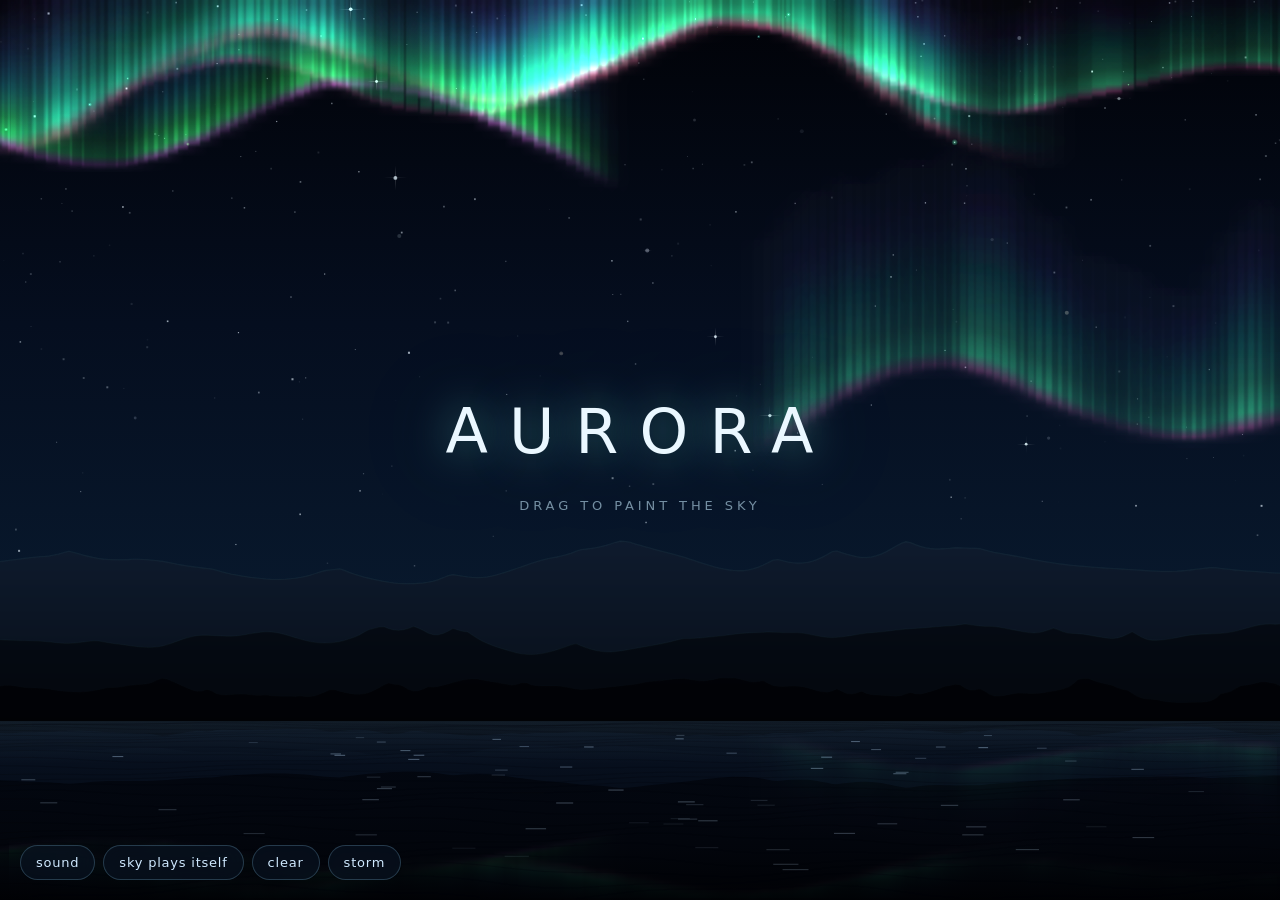
<file: aurora/index.html>
<!doctype html>
<html lang="en">
<head>
<meta charset="utf-8">
<meta name="viewport" content="width=device-width, initial-scale=1">
<title>Aurora Instrument</title>
<style>
  :root { color-scheme: dark; }
  * { box-sizing: border-box; }
  html, body { margin: 0; height: 100%; overflow: hidden; background: #03040a; }
  body { font: 400 13px/1.5 ui-sans-serif, system-ui, -apple-system, "Segoe UI", sans-serif; }
  /* dvh, because iOS Safari's 100vh is the toolbar-collapsed height: the canvas would be
     taller than the visible area, stretching the scene and pushing the hud off screen. */
  canvas { display: block; width: 100vw; height: 100vh; touch-action: none; cursor: crosshair; }
  @supports (height: 100dvh) { canvas { height: 100dvh; } }

  .hud {
    position: fixed; z-index: 5;
    left: max(20px, env(safe-area-inset-left));
    bottom: max(20px, env(safe-area-inset-bottom));
    right: max(20px, env(safe-area-inset-right));
    display: flex; gap: 8px; align-items: center; flex-wrap: wrap;
    transition: opacity .8s ease;
  }
  /* Dim enough to recede, not so dim you have to hunt for it. */
  .hud.dim { opacity: .34; }
  button {
    font: inherit; letter-spacing: .06em; text-transform: lowercase;
    color: #cfe9ff; background: rgba(10, 22, 40, .5);
    border: 1px solid rgba(150, 220, 255, .22); border-radius: 999px;
    padding: 7px 15px; cursor: pointer;
    backdrop-filter: blur(10px); -webkit-backdrop-filter: blur(10px);
    transition: background .2s, border-color .2s, color .2s, transform .1s;
  }
  button:hover { background: rgba(30, 70, 110, .6); border-color: rgba(180, 240, 255, .5); color: #fff; }
  button:active { transform: translateY(1px); }
  button[aria-pressed="false"] { color: rgba(180, 210, 235, .45); border-color: rgba(120, 170, 200, .12); }

  /* A finger needs a bigger target than a cursor does. */
  @media (hover: none) {
    button { padding: 12px 18px; }
  }

  .title {
    position: fixed; inset: 0; z-index: 4; display: grid; place-content: center;
    text-align: center; pointer-events: none;
    transition: opacity 1.6s ease 1s;
  }
  .title h1 {
    margin: 0; font-weight: 200; font-size: clamp(28px, 6vw, 62px);
    letter-spacing: .34em; text-transform: uppercase;
    color: #eaf7ff; text-shadow: 0 0 42px rgba(120, 255, 220, .5), 0 0 100px rgba(90, 160, 255, .35);
  }
  .title p {
    margin: 1.4em 0 0; font-size: 13px; letter-spacing: .3em; text-transform: uppercase;
    color: rgba(190, 225, 245, .6);
  }
  .title.gone { opacity: 0; }

  /* Touch only: a touch counts as a gesture for audio only once it ends as a tap, so a
     first swipe would otherwise play silently. A mouse press already counts. */
  .title .start { display: none; justify-self: center; margin-top: 2.2em; pointer-events: auto; }
  @media (hover: none) { .title .start { display: block; } }
  .title.started .start { display: none; }
</style>
<!-- icons -->
<link rel="icon" href="../favicon.ico?v=b1de437e" sizes="32x32">
<link rel="icon" href="../favicon.svg?v=315bd3bc" type="image/svg+xml">
<link rel="apple-touch-icon" href="../apple-touch-icon.png?v=be987201">
<link rel="manifest" href="../site.webmanifest?v=672ef44b">
<!-- /icons -->
</head>
<body>
<canvas id="sky"></canvas>

<div class="title" id="title">
  <h1>Aurora</h1>
  <p>drag to paint the sky</p>
  <button class="start" id="btn-start">start</button>
</div>

<div class="hud" id="hud">
  <button id="btn-sound" aria-pressed="true">sound</button>
  <button id="btn-auto" aria-pressed="true">sky plays itself</button>
  <button id="btn-clear">clear</button>
  <button id="btn-storm">storm</button>
</div>

<script>
(() => {
'use strict';

/* ---------------------------------------------------------------- utilities */

const TAU = Math.PI * 2;
const clamp = (v, a, b) => v < a ? a : v > b ? b : v;
const lerp = (a, b, t) => a + (b - a) * t;
const smooth = t => t * t * (3 - 2 * t);
const rand = (a, b) => a + Math.random() * (b - a);
const pick = arr => arr[(Math.random() * arr.length) | 0];

/** Deterministic value noise, smooth in 1D. Cheap enough to call per column per frame. */
function makeNoise(seed) {
  const size = 512;
  const table = new Float32Array(size);
  let s = seed >>> 0;
  for (let i = 0; i < size; i++) {
    s = (s * 1664525 + 1013904223) >>> 0;
    table[i] = s / 4294967296;
  }
  const at = i => table[((i % size) + size) % size];
  const base = x => {
    const i = Math.floor(x);
    return lerp(at(i), at(i + 1), smooth(x - i));
  };
  return (x, octaves = 3) => {
    let sum = 0, amp = 1, norm = 0, f = 1;
    for (let o = 0; o < octaves; o++) {
      sum += base(x * f + o * 37.7) * amp;
      norm += amp;
      amp *= 0.5;
      f *= 2.13;
    }
    return sum / norm;
  };
}

const noise = makeNoise(20260728);
const ridgeNoise = makeNoise(777);

/* -------------------------------------------------------------------- sound */

/** Pentatonic chime voice + slow pad, through a generated reverb and a shimmer delay. */
const Sound = (() => {
  const SCALE = [];
  for (let oct = -1; oct <= 2; oct++) {
    for (const f of [277.18, 329.63, 369.99, 415.30, 493.88]) SCALE.push(f * Math.pow(2, oct));
  }
  SCALE.sort((a, b) => a - b);

  let ac = null, master, dry, verbIn, padGain, padTarget = 0, ready = false;
  let enabled = true;

  // The pad's oscillators run for the life of the context, so gain alone never releases
  // the audio device and the tab keeps claiming audio over silence.
  //
  // Deciding when to suspend on a timer means guessing the worst-case tail: note
  // envelope, plus a 3.4s reverb, plus delay feedback. Guessing generously is what made
  // the indicator linger. An analyser on the master bus measures what is actually
  // leaving it, so the device goes back as soon as the output is inaudible, and never
  // mid-tail. QUIET_PEAK is about -56 dBFS.
  const MASTER_GAIN = 0.9;
  const QUIET_PEAK = 0.0015;
  const QUIET_HOLD = 0.6;
  // A chime is audibly over inside a second, so waiting longer than this to drop the
  // drone just leaves the tab's indicator lit over nothing.
  const IDLE_AFTER = 3;

  let lastNoteAt = -1e9, analyser = null, scope = null, quietSince = null, lastPeak = 0;
  let unlocked = false;

  /** The one way the device is woken. The quiet clock has to restart with it: currentTime
   *  freezes while suspended, so a carried-over quietSince still reads as "quiet for
   *  longer than QUIET_HOLD" and the first silent frame after resume suspends again. */
  function wake() {
    if (!ready) return;
    quietSince = null;
    if (ac.state === 'suspended') ac.resume().catch(() => {});
  }

  function impulseResponse(seconds) {
    const rate = ac.sampleRate;
    const len = (rate * seconds) | 0;
    const buf = ac.createBuffer(2, len, rate);
    // Decay by repeated multiplication rather than a Math.pow per sample. Same curve to
    // within a hair, a fraction of the cost, and this is a quarter of a million samples of
    // main-thread work standing between a gesture and the first chime.
    const k = Math.pow(1e-3, 1 / len);
    for (let ch = 0; ch < 2; ch++) {
      const data = buf.getChannelData(ch);
      let env = 1;
      for (let i = 0; i < len; i++) {
        data[i] = (Math.random() * 2 - 1) * env;
        env *= k;
      }
    }
    return buf;
  }

  function boot() {
    if (ready) return;
    const AC = window.AudioContext || window.webkitAudioContext;
    if (!AC) { enabled = false; return; }
    // Declares the sound as media playback, as a video's is, instead of the
    // ambient audio that Web Audio alone defaults to, which an iPhone in
    // silent mode mutes. Playback pauses other apps' music rather than
    // mixing with it.
    if ('audioSession' in navigator) navigator.audioSession.type = 'playback';
    ac = new AC();
    ready = true;

    master = ac.createGain();
    master.gain.value = MASTER_GAIN;
    master.connect(ac.destination);

    // Post-gain, so muting reads as silence here too.
    analyser = ac.createAnalyser();
    analyser.fftSize = 256;
    scope = new Float32Array(analyser.fftSize);
    master.connect(analyser);

    const verb = ac.createConvolver();
    verb.buffer = impulseResponse(2.6);
    const verbWet = ac.createGain();
    verbWet.gain.value = 0.85;
    verbIn = ac.createGain();
    verbIn.connect(verb); verb.connect(verbWet); verbWet.connect(master);

    const delay = ac.createDelay(1);
    delay.delayTime.value = 0.29;
    const fb = ac.createGain(); fb.gain.value = 0.36;
    const wet = ac.createGain(); wet.gain.value = 0.3;
    const tone = ac.createBiquadFilter();
    tone.type = 'lowpass'; tone.frequency.value = 2600;
    delay.connect(fb); fb.connect(tone); tone.connect(delay);
    delay.connect(wet); wet.connect(master);

    dry = ac.createGain();
    dry.gain.value = 0.55;
    dry.connect(master);
    dry.connect(delay);
    dry.connect(verbIn);

    // Ambient pad: a hollow fifth that swells with how much aurora is on screen.
    padGain = ac.createGain();
    padGain.gain.value = 0;
    const padFilter = ac.createBiquadFilter();
    padFilter.type = 'lowpass';
    padFilter.frequency.value = 620;
    padGain.connect(padFilter);
    padFilter.connect(master);
    padFilter.connect(verbIn);
    for (const [f, g, det] of [[69.3, 0.5, 0], [103.8, 0.32, 4], [138.6, 0.2, -6], [207.7, 0.1, 3]]) {
      const o = ac.createOscillator();
      o.type = 'sine';
      o.frequency.value = f;
      o.detune.value = det;
      const vg = ac.createGain();
      vg.gain.value = g;
      // Slow amplitude drift so the pad never sits perfectly still.
      const lfo = ac.createOscillator();
      lfo.frequency.value = 0.03 + Math.random() * 0.05;
      const lfoAmt = ac.createGain();
      lfoAmt.gain.value = g * 0.45;
      lfo.connect(lfoAmt); lfoAmt.connect(vg.gain);
      o.connect(vg); vg.connect(padGain);
      o.start(); lfo.start();
    }
  }

  return {
    get enabled() { return enabled; },
    get unlocked() { return unlocked; },
    get state() { return ready ? ac.state : 'none'; },
    get level() { return ready && ac.state === 'running' ? lastPeak : 0; },
    toggle() {
      enabled = !enabled;
      if (enabled) boot();
      if (ready) {
        // Fast enough that mute feels immediate, slow enough not to click.
        master.gain.setTargetAtTime(enabled ? MASTER_GAIN : 0, ac.currentTime, enabled ? 0.15 : 0.06);
        // Muting needs no special case: the analyser sees the ramp reach silence.
        if (enabled) wake();
      }
      return enabled;
    },
    /** Builds the graph ahead of any interaction. A context created without a gesture stays
     *  suspended and opens no device, so this costs nothing but takes the impulse response
     *  and the convolver's setup off the critical path: constructed inside the gesture
     *  instead, they sit between the swipe and its first chime. */
    prepare() { boot(); },
    /** Called from an input handler the browser counts as a gesture. Until then the sky plays silently: a browser keeps
     *  the context suspended without a gesture, and a suspended context has a frozen
     *  currentTime, so every note the self-playing sky schedules meanwhile lands at the same
     *  instant and fires together the moment the device comes back. */
    unlock() {
      unlocked = true;
      boot();
      wake();
    },
    /** height01: 0 at the horizon, 1 at the top of the sky. */
    note(height01, velocity = 1) {
      // Before a gesture, dropping the note is the point: a device that cannot run has a
      // frozen clock, so everything scheduled against it lands at one instant and fires
      // together later. After a gesture a resume is done or in flight, currentTime is
      // about to advance, and scheduling is safe. Waiting for state to reach 'running'
      // instead loses every note of a short first drag.
      if (!enabled || !unlocked) return;
      boot();
      if (!ready) return;
      wake();

      const idx = clamp(Math.round(height01 * (SCALE.length - 1)), 0, SCALE.length - 1);
      const freq = SCALE[idx];
      const t = ac.currentTime + 0.005;
      const dur = lerp(2.6, 5.2, 1 - height01);
      lastNoteAt = ac.currentTime;
      quietSince = null;

      const g = ac.createGain();
      g.gain.setValueAtTime(0, t);
      g.gain.linearRampToValueAtTime(0.16 * velocity, t + 0.03);
      g.gain.exponentialRampToValueAtTime(0.0001, t + dur);
      g.connect(dry);

      // Two detuned triangles for body, a quiet sine partial for the glassy top.
      let last = null;
      for (const [type, mult, gain, det] of [['triangle', 1, 1, -5], ['triangle', 1, 0.7, 6], ['sine', 2.99, 0.16, 0]]) {
        const o = ac.createOscillator();
        o.type = type;
        o.frequency.value = freq * mult;
        o.detune.value = det;
        const vg = ac.createGain();
        vg.gain.value = gain;
        o.connect(vg); vg.connect(g);
        o.start(t);
        o.stop(t + dur + 0.1);
        last = o;
      }
      // Notes fire up to ten a second while drawing, so each voice unhooks itself from
      // the graph once it has finished rather than relying on the engine to reclaim it.
      last.onended = () => g.disconnect();
    },
    /** Called every frame, which makes it the natural place to poll the output level.
     *  expectMore says more sound is on its way, so an idle sky keeps its drone while
     *  the sky is playing itself and drops it once nobody is playing. */
    setPad(amount, expectMore) {
      padTarget = clamp(amount, 0, 1);
      if (!ready) return;

      const idle = !expectMore && ac.currentTime - lastNoteAt > IDLE_AFTER;
      const target = enabled && !idle ? padTarget * 0.05 : 0;
      // Faster release than swell, so going quiet does not itself take several seconds.
      padGain.gain.setTargetAtTime(target, ac.currentTime, target > 0 ? 1.5 : 0.35);

      if (ac.state !== 'running') {
        if (target > 0 && unlocked) wake();
        return;
      }

      analyser.getFloatTimeDomainData(scope);
      let peak = 0;
      for (let i = 0; i < scope.length; i++) {
        const v = Math.abs(scope[i]);
        if (v > peak) peak = v;
      }
      lastPeak = peak;
      if (peak > QUIET_PEAK) {
        quietSince = null;
      } else if (quietSince === null) {
        quietSince = ac.currentTime;
      } else if (ac.currentTime - quietSince > QUIET_HOLD) {
        ac.suspend();
      }
    }
  };
})();

/* -------------------------------------------------------------------- stage */

const canvas = document.getElementById('sky');
// Every frame repaints the whole canvas with opaque fills and nothing clears it, so the
// compositor can skip blending a full-screen alpha layer.
const ctx = canvas.getContext('2d', { alpha: false });

// The aurora renders into its own buffer at aurScale of CSS size: cheaper, and the upscale
// gives it a natural softness. See AUR_MAX below for why the scale is not a fixed ratio.
const aur = document.createElement('canvas');
const actx = aur.getContext('2d');

// A much coarser copy of the aurora, upscaled back as the bloom and reused by the lake.
// Downsampling and resampling is the cheap blur.
const glow = document.createElement('canvas');
const gctx = glow.getContext('2d');

// The aurora buffer is upscaled and diffuse either way, so its width is capped rather than
// tied to the window: curtain fill rate is the frame's dominant cost, and at a fixed
// fraction of the window it grows with window size. Half of CSS width below 1920, capped
// there above it.
const AUR_MAX = 960;

let W = 0, H = 0, dpr = 1, horizon = 0, aurScale = 0.5, glowScale = 0.25;
let stars = [], ridges = [], skyGradient = null, waterGradient = null;
let ridgeBake = null, reflBake = null;

function resize() {
  W = window.innerWidth;
  H = window.innerHeight;
  dpr = Math.min(window.devicePixelRatio || 1, 2);
  canvas.width = Math.round(W * dpr);
  canvas.height = Math.round(H * dpr);
  ctx.setTransform(dpr, 0, 0, dpr, 0, 0);

  aurScale = Math.min(0.5, AUR_MAX / W);
  // A quarter of the aurora buffer: the halo's softness is this upscale, so it has to be
  // coarse enough to blur on its own now that the glow is no longer stretched.
  glowScale = aurScale * 0.25;
  aur.width = Math.max(2, Math.round(W * aurScale));
  aur.height = Math.max(2, Math.round(H * aurScale));
  glow.width = Math.max(2, Math.round(W * glowScale));
  glow.height = Math.max(2, Math.round(H * glowScale));

  horizon = Math.round(H * 0.80);

  skyGradient = ctx.createLinearGradient(0, 0, 0, horizon);
  skyGradient.addColorStop(0, '#010207');
  skyGradient.addColorStop(0.45, '#050e1f');
  skyGradient.addColorStop(0.82, '#08182c');
  skyGradient.addColorStop(1, '#0c2135');

  waterGradient = ctx.createLinearGradient(0, horizon, 0, H);
  waterGradient.addColorStop(0, 'rgba(5, 14, 28, 0.22)');
  waterGradient.addColorStop(0.3, 'rgba(3, 9, 20, 0.52)');
  waterGradient.addColorStop(0.7, 'rgba(2, 5, 12, 0.80)');
  waterGradient.addColorStop(1, 'rgba(0, 1, 4, 0.94)');

  buildStars();
  buildRidges();
  bakeRidges();
}

function makeStar() {
  const bright = Math.random() < 0.05;
  return {
    x: Math.random(),
    y: Math.pow(Math.random(), 1.4),
    r: bright ? rand(1.2, 2.1) : rand(0.35, 1.05),
    base: bright ? rand(0.75, 1) : rand(0.2, 0.7),
    phase: Math.random() * TAU,
    speed: rand(0.4, 2.2),
    bright,
    hue: pick([205, 200, 45, 220, 190])
  };
}

/** Stars are stored normalized, so a resize only changes how many there are. Rebuilding
 *  the array instead would reshuffle the whole sky on every frame of a window drag, while
 *  the ridges right below are deliberately seeded to stay put. */
function buildStars() {
  const count = clamp(Math.round(W * H / 3400), 160, 700);
  while (stars.length > count) stars.pop();
  while (stars.length < count) stars.push(makeStar());
}

/** Ridged multifractal noise, seeded, so the mountains stay the same mountains across resizes.
 *  Folding the noise around its midpoint is what turns smooth dunes into peaks. */
function buildRidges() {
  ridges = [];
  // Every crest sits above the waterline; the fill stops there, not at the page bottom.
  // Distant layers are lighter: cheap atmospheric perspective.
  const layers = [
    { top: 0.700, amp: 0.105, fill: '#101e33', glow: 0.40, seed: 3.1, freq: 3.2 },
    { top: 0.755, amp: 0.072, fill: '#070f1c', glow: 0.22, seed: 8.7, freq: 5.1 },
    { top: 0.792, amp: 0.044, fill: '#02040c', glow: 0.10, seed: 15.3, freq: 8.4 }
  ];
  const ridged = x => 1 - Math.abs(2 * ridgeNoise(x, 1) - 1);
  for (const l of layers) {
    const pts = [];
    const steps = 260;
    for (let i = 0; i <= steps; i++) {
      const t = i / steps;
      const n = ridged(l.seed + t * l.freq) * 0.6
              + ridged(l.seed * 2 + t * l.freq * 2.7) * 0.27
              + ridged(l.seed * 3 + t * l.freq * 6.3) * 0.13;
      pts.push({ x: t * W, y: H * l.top - n * H * l.amp });
    }
    ridges.push({ pts, fill: l.fill, glow: l.glow });
  }
}

/* ------------------------------------------------------------------ ribbons */

const PALETTES = [
  { hem: [330, 100, 68], core: [148, 100, 62], mid: [168, 95, 55], top: [258, 90, 60] },
  { hem: [300, 100, 70], core: [135, 100, 60], mid: [190, 95, 58], top: [230, 90, 62] },
  { hem: [345, 100, 70], core: [160, 100, 58], mid: [200, 95, 60], top: [270, 88, 58] },
  { hem: [ 22, 100, 66], core: [ 92, 100, 58], mid: [155, 95, 55], top: [225, 90, 60] }
];

const hsla = ([h, s, l], a) => `hsla(${h}, ${s}%, ${l}%, ${a})`;

// A curtain's tallest possible column, as a multiple of its nominal height: the top of the
// noise range times the peak of the breath cycle. The compositor reserves its band from
// these rather than from a copied-out number, which drifts when either is retuned.
const HEIGHT_MAX = 1.2;
const BREATH_MAX = 1.1;
const RISE_MAX = 10;

/** One pre-rendered vertical curtain stripe, stretched per column at draw time. */
function makeStripe(pal, energy) {
  const c = document.createElement('canvas');
  c.width = 16; c.height = 512;
  const g = c.getContext('2d');
  const grad = g.createLinearGradient(0, 512, 0, 0);
  // Alphas stay low because columns overlap additively; anything higher clips to white.
  grad.addColorStop(0.00, hsla(pal.hem, 0.00));
  grad.addColorStop(0.03, hsla(pal.hem, 0.48 * energy));
  grad.addColorStop(0.09, hsla(pal.core, 0.62 * energy));
  grad.addColorStop(0.22, hsla(pal.core, 0.36 * energy));
  grad.addColorStop(0.48, hsla(pal.mid, 0.18 * energy));
  grad.addColorStop(0.76, hsla(pal.top, 0.075 * energy));
  grad.addColorStop(1.00, hsla(pal.top, 0.00));
  g.fillStyle = grad;
  g.fillRect(0, 0, 16, 512);
  return c;
}

class Ribbon {
  /** points: normalized {x, y} in 0..1 so the ribbon survives a window resize. */
  constructor(points, opts = {}) {
    this.pal = opts.pal || pick(PALETTES);
    this.energy = -1;
    this.height = opts.height ?? 0.3;
    this.seed = Math.random() * 400;
    this.drift = rand(-5, 5);
    this.bob = rand(-3, 3);
    this.touched = performance.now() / 1000;
    this.created = this.touched;
    this.dying = false;
    this.fade = 1;
    this.opacity = 0;
    this.setSpine(points);
    this.setEnergy(opts.energy ?? 1);
  }

  /** Replaceable so a stroke in progress can keep extending the same curtain. */
  setSpine(points) {
    this.pts = points;
    this.touched = performance.now() / 1000;

    // Cumulative arc fraction per spine point, used to taper the ends so a curtain
    // dissolves into the sky instead of stopping at a hard vertical edge.
    this.frac = [0];
    let total = 0;
    for (let i = 1; i < points.length; i++) {
      // Measured in CSS pixels, so the end taper covers the same visible distance on a
      // wide window as a tall one instead of stretching with the aspect ratio.
      total += Math.hypot((points[i].x - points[i - 1].x) * W, (points[i].y - points[i - 1].y) * H);
      this.frac.push(total);
    }
    if (total > 0) for (let i = 0; i < this.frac.length; i++) this.frac[i] /= total;

    // Spine extremes, so the lake knows where the hem sits and the compositor knows
    // which band of the buffer actually holds anything.
    // Seeded from a real point, not from 0 and 1: constants would clamp the extremes
    // rather than report them, and auto curtains already run slightly above y = 0.
    this.maxY = points.reduce((m, p) => Math.max(m, p.y), points[0].y);
    this.minY = points.reduce((m, p) => Math.min(m, p.y), points[0].y);
  }

  /** The stripe sprite bakes in energy, so it is only rebuilt when energy really moves. */
  setEnergy(e) {
    if (Math.abs(e - this.energy) < 0.06) return;
    this.energy = e;
    this.stripe = makeStripe(this.pal, e);
  }

  step(dt) {
    this.opacity = this.dying
      ? Math.max(0, this.opacity - dt * 0.28 * this.fade)
      : Math.min(1, this.opacity + dt * 1.6);
  }

  get dead() { return this.dying && this.opacity <= 0.001; }

  /** Sparks are a response to a stroke landing, not a permanent fountain along its path.
   *  Emission decays once the spine stops changing, settling to a faint residual shimmer. */
  get emitScale() {
    const settled = performance.now() / 1000 - this.touched;
    return lerp(1, 0.08, smooth(clamp(settled / 5, 0, 1)));
  }

  draw(g, time, breath) {
    if (this.opacity < 0.01) return;
    const sx = aur.width, sy = aur.height;
    const hz = (horizon - HEM_CLEAR) * aurScale;
    // Spacing scales with the buffer, so the sky gets about the same number of striations
    // across it at any width. A fixed spacing is a fixed number of CSS pixels, which is a
    // far larger share of a phone screen than a desktop one and reads as chunky blocks.
    const step = Math.max(2.5, sx / 120);
    g.globalCompositeOperation = 'lighter';

    // Drift is measured from this curtain's own birth, not from page load, and it
    // saturates. Against absolute uptime a curtain slides off frame within a minute and
    // a late stroke lands off screen entirely.
    const slide = clamp(this.drift * (time - this.created) * 0.6, -70, 70);

    // Walk the spine in aurora-buffer pixels (aurScale of CSS, no dpr), one column per step.
    let acc = 0;
    for (let i = 1; i < this.pts.length; i++) {
      const a = this.pts[i - 1], b = this.pts[i];
      const ax = a.x * sx, ay = a.y * sy, bx = b.x * sx, by = b.y * sy;
      const seg = Math.hypot(bx - ax, by - ay);
      if (seg < 0.001) continue;
      for (let d = acc; d < seg; d += step) {
        const t = d / seg;
        const x = lerp(ax, bx, t);
        const y = Math.min(lerp(ay, by, t), hz);
        const u = this.seed + (i + t) * 0.9;

        const sway = (noise(u * 0.12 + time * 0.11, 2) - 0.5) * 26 + slide;
        const rise = (noise(u * 0.07 + time * 0.06, 2) - 0.5) * RISE_MAX + Math.sin(time * 0.13) * this.bob;
        const h = this.height * sy * lerp(0.45, HEIGHT_MAX, noise(u * 0.16 + time * 0.19, 3)) * breath;
        // Two ray frequencies: wide bands of brightness with fine striations inside them.
        const band = noise(u * 0.11 + time * 0.09, 2);
        const fine = noise(u * 0.62 + time * 0.7, 2);
        const ray = Math.pow(band * 0.55 + fine * 0.45, 2.1);
        const f = lerp(this.frac[i - 1], this.frac[i], t);
        const taper = smooth(clamp(Math.min(f, 1 - f) / 0.14, 0, 1));
        const alpha = clamp((0.07 + ray * 0.95) * this.opacity * taper, 0, 1);
        if (alpha < 0.012) continue;

        const w = step * lerp(1, 2, ray);
        g.globalAlpha = alpha;
        g.drawImage(this.stripe, x + sway - w / 2, y + rise - h, w, h);
      }
      acc = (acc - seg) % step;
      if (acc < 0) acc += step;
    }
    g.globalAlpha = 1;
  }

  /** A point near the curtain hem, used to spawn sparks. */
  sampleHem() {
    const i = 1 + ((Math.random() * (this.pts.length - 1)) | 0);
    const a = this.pts[i - 1], b = this.pts[i];
    const t = Math.random();
    return { x: lerp(a.x, b.x, t) * W, y: Math.min(lerp(a.y, b.y, t) * H, horizon - HEM_CLEAR) };
  }
}

const ribbons = [];
const MAX_RIBBONS = 6;

// Frame-time governor. Curtain fill rate is the dominant cost, so on a machine that
// cannot keep up, carrying fewer curtains is a better trade than a stuttering sky.
// Full quality until it actually stutters, and it climbs back when there is headroom.
let ribbonCap = MAX_RIBBONS;
let smoothMs = 16, governorCooldown = 1.5;

function governor(rawMs, dt) {
  smoothMs += (clamp(rawMs, 4, 200) - smoothMs) * 0.06;
  governorCooldown -= dt;
  if (governorCooldown > 0) return;
  if (smoothMs > 26 && ribbonCap > 3) { ribbonCap--; governorCooldown = 2; }
  else if (smoothMs < 20 && ribbonCap < MAX_RIBBONS) { ribbonCap++; governorCooldown = 3; }
  enforceCap();
}

/** Enforced every frame rather than only when a curtain is added, or a cap cut while the
 *  sky sits idle would never take effect. */
function enforceCap() {
  const budget = Math.max(1, ribbonCap - (live ? 1 : 0));

  // The budget governs curtains still alive. Retiring the oldest starts a fade rather than
  // removing it, and an ordinary eviction is allowed to fade at its own pace.
  const alive = ribbons.filter(r => !r.dying && r !== live);
  let over = alive.length - budget;
  for (const r of alive) {
    if (over-- <= 0) break;
    r.dying = true;
  }

  // A fading curtain still draws every column at full geometry, since lowering its alpha
  // does not lower its fill cost. So fades get hurried when they are genuinely piling up,
  // by an amount set from the excess. Treating every dying curtain as over budget instead
  // ratcheted each normal eviction to the maximum rate within about three frames, which
  // turned the 3.6s fade into a 0.9s snap.
  const drawn = ribbons.filter(r => r.opacity > 0.01);
  if (drawn.length > ribbonCap + 2) {
    const rush = clamp(1 + (drawn.length - ribbonCap) * 0.5, 1, 4);
    for (const r of drawn) if (r.dying) r.fade = Math.max(r.fade, rush);
  }
}

function addRibbon(r) {
  ribbons.push(r);
  enforceCap();
}

/* ------------------------------------------------------------------- sparks */

const sparks = [];

// Pre-baked glow sprites, one per hue bucket. Building a radial gradient per spark per
// frame was costing more than drawing them.
const SPARK_BUCKETS = 18;
const SPARK_R = 24;
const sparkSprites = [];
for (let i = 0; i < SPARK_BUCKETS; i++) {
  const c = document.createElement('canvas');
  c.width = c.height = SPARK_R * 2;
  const g = c.getContext('2d');
  const hue = (i + 0.5) * (360 / SPARK_BUCKETS);
  const grad = g.createRadialGradient(SPARK_R, SPARK_R, 0, SPARK_R, SPARK_R, SPARK_R);
  grad.addColorStop(0, `hsla(${hue}, 100%, 92%, 1)`);
  grad.addColorStop(0.3, `hsla(${hue}, 100%, 72%, 0.4)`);
  grad.addColorStop(1, `hsla(${hue}, 100%, 60%, 0)`);
  g.fillStyle = grad;
  g.fillRect(0, 0, SPARK_R * 2, SPARK_R * 2);
  sparkSprites.push(c);
}

// A cross flare for the brightest stars, likewise baked rather than rebuilt per frame.
const flare = document.createElement('canvas');
{
  const S = 64;
  flare.width = flare.height = S;
  const g = flare.getContext('2d');
  for (const [x, y, w, h] of [[0, S / 2 - 0.5, S, 1], [S / 2 - 0.5, 0, 1, S]]) {
    const grad = w > h
      ? g.createLinearGradient(0, 0, S, 0)
      : g.createLinearGradient(0, 0, 0, S);
    grad.addColorStop(0, 'rgba(255,255,255,0)');
    grad.addColorStop(0.5, 'rgba(255,255,255,1)');
    grad.addColorStop(1, 'rgba(255,255,255,0)');
    g.fillStyle = grad;
    g.fillRect(x, y, w, h);
  }
}

// dt is clamped, so on a stuttering frame sparks age slower than wall-clock: they live
// longer, pile up, and slow the frame further. The cap breaks that feedback loop.
const MAX_SPARKS = 260;

function spawnSpark(x, y, opts = {}) {
  if (sparks.length >= MAX_SPARKS) return;
  const hue = opts.hue ?? rand(120, 200);
  sparks.push({
    x, y,
    vx: opts.vx ?? rand(-14, 14),
    vy: opts.vy ?? rand(-34, -8),
    life: 1,
    decay: opts.decay ?? rand(0.16, 0.4),
    size: opts.size ?? rand(0.8, 2.4),
    sprite: sparkSprites[(((hue % 360) + 360) % 360) / 360 * SPARK_BUCKETS | 0],
    twinkle: Math.random() * TAU
  });
}

function burst(x, y, n = 26) {
  for (let i = 0; i < n; i++) {
    const a = Math.random() * TAU;
    const sp = rand(20, 150);
    spawnSpark(x, y, {
      vx: Math.cos(a) * sp,
      vy: Math.sin(a) * sp * 0.7 - 20,
      hue: rand(100, 320),
      size: rand(1, 3),
      decay: rand(0.5, 1.3)
    });
  }
}

/* ------------------------------------------------------- shooting stars      */

const meteors = [];
let nextMeteor = 3;
let burstLeft = 0, burstNext = 0;

// Meteors in a shower are grains from one debris stream on parallel paths. A radiant
// inside the visible sky fans the streaks through every angle, which reads as random
// rather than as one shower, so every meteor takes the same fixed direction: the limiting
// case of a radiant far outside the field of view. Top-left to bottom-right, and shallow
// enough to read as a streak across the sky rather than something falling.
const STREAM_DIR = 0.42;
const streamSpeed = rand(520, 820);

function spawnMeteor() {
  // Most meteors are faint and a few are bright, so magnitude is biased low. One value
  // drives length, thickness and brightness together, which reads as objects of
  // different sizes rather than one streak drawn at different scales.
  let mag = Math.pow(Math.random(), 1.8);
  if (Math.random() < 0.1) mag = rand(0.85, 1);

  const speed = streamSpeed * rand(0.7, 1.35);

  // Enter from the upper left with room to cross, rather than appearing next to the
  // corner they are already heading for.
  const x = rand(-0.3, 0.6) * W;
  const y = rand(-0.15, 0.45) * horizon;

  meteors.push({
    x, y,
    vx: Math.cos(STREAM_DIR) * speed,
    vy: Math.sin(STREAM_DIR) * speed,
    life: 1,
    mag,
    len: lerp(55, 235, mag) * rand(0.85, 1.15),
    width: lerp(0.9, 3.4, mag)
  });
}

/* ------------------------------------------------------------------ drawing */

function drawStars(time) {
  for (const s of stars) {
    const y = s.y * horizon;
    const tw = 0.55 + 0.45 * Math.sin(time * s.speed + s.phase);
    const a = clamp(s.base * tw, 0, 1);
    const x = s.x * W;
    ctx.globalAlpha = a;
    if (s.bright) {
      ctx.fillStyle = `hsl(${s.hue}, 70%, 92%)`;
      ctx.beginPath();
      ctx.arc(x, y, s.r, 0, TAU);
      ctx.fill();
      // A soft cross flare sells the brightest few as actual stars.
      const f = s.r * 7 * tw;
      ctx.globalAlpha = a * 0.5;
      ctx.drawImage(flare, x - f, y - f, f * 2, f * 2);
    } else {
      // A sub-pixel rect reads the same as a circle at this size and costs far less
      // than building and filling a path per star.
      ctx.fillStyle = '#e8f4ff';
      ctx.fillRect(x - s.r, y - s.r, s.r * 2, s.r * 2);
    }
  }
  ctx.globalAlpha = 1;
}

function drawLake(time, skyEmpty) {
  const depth = H - horizon;
  if (depth <= 0) return;

  // Reflected shoreline first, from the baked layer. Light on water sits on top of it,
  // so this has to go down before the aurora.
  drawLayer(reflBake);

  // The reflected aurora. A true mirror would throw the curtains below the frame, so
  // the whole sky is flipped and squashed into the lake depth: one continuous draw,
  // because sampling it in slices bands the gradient into visible stripes. Offset copies
  // stand in for the horizontal smear of light on moving water, and sourcing them from
  // the pre-blurred glow buffer keeps two of them enough.
  //
  // Skipped outright on an empty sky: these are two full-lake additive passes, and with
  // nothing in the buffer they compose transparent black at full cost.
  if (!skyEmpty) {
    ctx.save();
    ctx.globalCompositeOperation = 'lighter';
    // Only the sky down to the lowest curtain hem is reflected. Mapping the whole sky
    // height in leaves a dead gap below the shore, since the empty band above the
    // ridges lands exactly where the reflection should be brightest.
    const hem = ribbons.reduce((m, r) => Math.max(m, r.maxY * H), horizon * REFLECT_FLOOR);
    const srcH = glow.height * Math.min(hem + 30, horizon) / H;
    ctx.translate(0, horizon);
    ctx.scale(1, -1);
    ctx.globalAlpha = 0.34;
    for (const off of [-6, 6]) {
      ctx.drawImage(
        glow, 0, 0, glow.width, srcH,
        off + Math.sin(time * 0.5) * 3, -depth + off * 0.3, W, depth
      );
    }
    ctx.restore();
  }

  // Low mist sitting on the water, which is what separates shore from lake.
  const mist = ctx.createLinearGradient(0, horizon - 26, 0, horizon + 44);
  mist.addColorStop(0, 'rgba(150, 205, 230, 0)');
  mist.addColorStop(0.4, `rgba(150, 205, 230, ${0.10 + 0.03 * Math.sin(time * 0.4)})`);
  mist.addColorStop(1, 'rgba(150, 205, 230, 0)');
  ctx.fillStyle = mist;
  ctx.fillRect(0, horizon - 26, W, 70);

  // Sink the water: cool, dark, and hazier as it comes toward the near shore.
  ctx.fillStyle = waterGradient;
  ctx.fillRect(0, horizon, W, H - horizon);

  // Ripple troughs: shallow dark sine lines, closer together toward the far shore.
  ctx.globalCompositeOperation = 'source-over';
  ctx.strokeStyle = 'rgba(0, 2, 8, 0.5)';
  ctx.lineWidth = 1;
  for (let i = 0; i < 26; i++) {
    const k = Math.pow(i / 26, 1.7);
    const y = horizon + 4 + k * depth;
    const amp = 1.5 + k * 5;
    ctx.globalAlpha = 0.28 + k * 0.3;
    ctx.beginPath();
    for (let x = 0; x <= W; x += 32) {
      ctx.lineTo(x, y + Math.sin(x * 0.012 + time * 0.7 + i) * amp + Math.sin(x * 0.031 - time * 1.1) * amp * 0.4);
    }
    ctx.stroke();
  }

  // Specular glints on the surface.
  ctx.globalCompositeOperation = 'lighter';
  for (let i = 0; i < 70; i++) {
    const k = Math.pow(noise(i * 3.1, 2), 1.5);
    const y = horizon + k * depth;
    const x = (noise(i * 7.7 + time * 0.05, 2) * 1.2 - 0.1) * W;
    const a = 0.10 + 0.28 * Math.abs(Math.sin(time * 1.3 + i));
    ctx.globalAlpha = a * (1 - k * 0.6);
    ctx.fillStyle = '#cfeaff';
    ctx.fillRect(x, y, lerp(6, 30, k), 1);
  }
  ctx.globalAlpha = 1;
  ctx.globalCompositeOperation = 'source-over';
}

/** An offscreen layer covering CSS rows top..top+h, drawable in absolute page coords. */
function makeLayer(top, h) {
  const c = document.createElement('canvas');
  c.width = Math.max(1, Math.ceil(W * dpr));
  c.height = Math.max(1, Math.ceil(h * dpr));
  const g = c.getContext('2d');
  g.setTransform(dpr, 0, 0, dpr, 0, -top * dpr);
  return { canvas: c, ctx: g, top, h };
}

const REFLECT = 0.38;

// How far above the waterline a curtain's hem stops, in CSS pixels. Used by the draw loop
// in buffer pixels and by spark emission in CSS pixels, so it lives in one place: written
// out twice it silently drifts apart as aurScale changes.
const HEM_CLEAR = 12;

// Fraction of the sky the lake reflects when there are no curtains to measure against.
const REFLECT_FLOOR = 0.5;

/** The ridges never move, so they are drawn once per resize instead of once per frame. */
function bakeRidges() {
  const crest = ridges.reduce((m, r) => Math.min(m, r.pts.reduce((n, p) => Math.min(n, p.y), H)), H);
  ridgeBake = makeLayer(crest - 24, horizon + 2 - (crest - 24));
  reflBake = makeLayer(horizon, (horizon - crest) * REFLECT + 3);

  for (const r of ridges) {
    const g = ridgeBake.ctx;
    g.beginPath();
    g.moveTo(0, horizon + 1);
    for (const p of r.pts) g.lineTo(p.x, p.y);
    g.lineTo(W, horizon + 1);
    g.closePath();
    g.fillStyle = r.fill;
    g.fill();

    // Shade each slope toward its base so the ridges don't read as flat paper cutouts.
    const shade = g.createLinearGradient(0, H * 0.55, 0, horizon);
    shade.addColorStop(0, 'rgba(0, 0, 0, 0)');
    shade.addColorStop(1, 'rgba(0, 0, 0, 0.55)');
    g.fillStyle = shade;
    g.fill();

    // Rim light along the crest, as if the aurora were behind the ridge. Blurred,
    // because a crisp hairline is what makes layered ridges read as paper cutouts.
    g.save();
    g.globalCompositeOperation = 'lighter';
    // Kept faint: the rim does not know whether there is aurora behind that stretch of
    // ridge, and at full strength it reads as a contour line drawn around a dark hill.
    g.strokeStyle = `rgba(150, 255, 220, ${r.glow * 0.13})`;
    g.shadowColor = 'rgba(140, 255, 215, 0.5)';
    g.shadowBlur = 14;
    g.lineWidth = 1.3;
    g.beginPath();
    g.moveTo(r.pts[0].x, r.pts[0].y);
    for (const p of r.pts) g.lineTo(p.x, p.y);
    g.stroke();
    g.restore();

    // Reflected shoreline: the same ridge mirrored about the waterline, foreshortened.
    const w = reflBake.ctx;
    w.beginPath();
    w.moveTo(0, horizon);
    for (const p of r.pts) w.lineTo(p.x, horizon + (horizon - p.y) * REFLECT);
    w.lineTo(W, horizon);
    w.closePath();
    w.fillStyle = r.fill;
    w.globalAlpha = 0.65;
    w.fill();
    w.globalAlpha = 1;
  }
}

function drawLayer(layer) {
  ctx.drawImage(layer.canvas, 0, layer.top, W, layer.h);
}

function drawSparks(time) {
  ctx.save();
  ctx.globalCompositeOperation = 'lighter';
  for (const s of sparks) {
    const tw = 0.4 + 0.6 * Math.abs(Math.sin(time * 6 + s.twinkle));
    ctx.globalAlpha = clamp(s.life, 0, 1) * tw;
    const r = s.size * (0.5 + tw * 0.5) * 2.6;
    ctx.drawImage(s.sprite, s.x - r, s.y - r, r * 2, r * 2);
  }
  ctx.globalAlpha = 1;
  ctx.restore();
}

function drawMeteors() {
  ctx.save();
  ctx.globalCompositeOperation = 'lighter';
  for (const m of meteors) {
    const n = Math.hypot(m.vx, m.vy);
    const tx = m.x - m.vx / n * m.len, ty = m.y - m.vy / n * m.len;
    const a = m.life * (0.3 + 0.7 * m.mag);
    const g = ctx.createLinearGradient(m.x, m.y, tx, ty);
    g.addColorStop(0, `rgba(255,255,255,${0.95 * a})`);
    g.addColorStop(0.25, `rgba(180,235,255,${0.42 * a})`);
    g.addColorStop(1, 'rgba(140,200,255,0)');
    ctx.strokeStyle = g;
    ctx.lineWidth = m.width;
    ctx.beginPath();
    ctx.moveTo(m.x, m.y);
    ctx.lineTo(tx, ty);
    ctx.stroke();
  }
  ctx.restore();
}

/* ---------------------------------------------------------------- profiling */

// Per-section frame timings, idle until something calls startProfile().
const prof = { on: false, marks: {}, frames: 0, t: 0 };

function tick(name) {
  if (!prof.on) return;
  const n = performance.now();
  prof.marks[name] = (prof.marks[name] || 0) + (n - prof.t);
  prof.t = n;
}

/* --------------------------------------------------------------------- loop */

let last = performance.now() / 1000;
let breathPhase = 0;
let glowClean = false;

function frame(now) {
  const time = now / 1000;
  const raw = time - last;
  const dt = Math.min(0.05, raw);
  last = time;
  // A backgrounded tab or a long stall is not a slow frame. Feeding the real gap in
  // costs a curtain on every tab restore.
  if (raw < 0.25) governor(raw * 1000, dt);

  if (prof.on) { prof.frames++; prof.t = performance.now(); }

  breathPhase += dt * 0.22;
  const breath = 0.9 + 0.14 * Math.sin(breathPhase) + 0.06 * Math.sin(breathPhase * 2.7);

  // Aurora buffer.
  actx.setTransform(1, 0, 0, 1, 0, 0);
  actx.clearRect(0, 0, aur.width, aur.height);
  for (const r of ribbons) {
    r.step(dt);
    r.draw(actx, time, breath);
  }
  actx.globalCompositeOperation = 'source-over';

  // Blurred copy, used by both the bloom and the lake. An empty sky gets one final clear
  // and is then left alone, so it can neither hold a stale frame's curtains nor cost
  // anything to maintain while there is nothing to show.
  const skyEmpty = !ribbons.some(r => r.opacity >= 0.02);
  if (!skyEmpty || !glowClean) {
    gctx.setTransform(1, 0, 0, 1, 0, 0);
    gctx.clearRect(0, 0, glow.width, glow.height);
    gctx.drawImage(aur, 0, 0, glow.width, glow.height);
    glowClean = skyEmpty;
  }
  tick('curtains');

  // Sky.
  ctx.globalCompositeOperation = 'source-over';
  ctx.fillStyle = skyGradient;
  ctx.fillRect(0, 0, W, horizon);
  ctx.fillStyle = '#02040a';
  ctx.fillRect(0, horizon, W, H - horizon);
  tick('sky');

  drawStars(time);
  tick('stars');
  drawMeteors();
  tick('meteors');

  // Composite the aurora over only the band that holds curtains, then bloom it from the
  // quarter-res copy. Compositing the full viewport spends most of its fill rate on
  // empty sky and on lake rows that later get painted over.
  let bandTop = horizon, bandBot = 0;
  for (const r of ribbons) {
    if (r.opacity < 0.02) continue;
    bandTop = Math.min(bandTop, r.minY * H - r.height * H * HEIGHT_MAX * BREATH_MAX - RISE_MAX / aurScale - 20);
    bandBot = Math.max(bandBot, r.maxY * H + 30);
  }
  bandTop = clamp(bandTop, 0, horizon);
  bandBot = clamp(bandBot, 0, horizon);

  if (bandBot > bandTop) {
    const bh = bandBot - bandTop;
    ctx.globalCompositeOperation = 'lighter';
    ctx.drawImage(aur, 0, bandTop * aurScale, aur.width, bh * aurScale, 0, bandTop, W, bh);

    // The glow is drawn at 1:1 with the crisp pass, never scaled. Scaling displaces every
    // feature by the expansion, and the hem sits exactly on the band's bottom edge where
    // that displacement is largest: it appears as a second, blurrier curtain below the
    // real one. Spread comes from the buffer's low resolution, and the offsets are
    // horizontal only, so nothing can shift vertically into a doubled row.
    ctx.globalAlpha = 0.3;
    for (const ox of [0, -11, 11]) {
      ctx.drawImage(
        glow, 0, bandTop * glowScale, glow.width, bh * glowScale,
        ox, bandTop, W, bh
      );
    }
    ctx.globalAlpha = 1;
    ctx.globalCompositeOperation = 'source-over';
  }
  tick('bloom');

  // Sparks drift up out of the curtain hems.
  for (const r of ribbons) {
    if (r.dying || r.opacity < 0.5) continue;
    if (Math.random() < dt * 5 * r.energy * r.emitScale) {
      const p = r.sampleHem();
      spawnSpark(p.x + rand(-10, 10), p.y, {
        hue: r.pal.core[0] + rand(-25, 45),
        vy: rand(-46, -14),
        vx: rand(-10, 10),
        decay: rand(0.25, 0.6),
        size: rand(0.5, 1.4)
      });
    }
  }

  for (let i = sparks.length - 1; i >= 0; i--) {
    const s = sparks[i];
    s.x += s.vx * dt;
    s.y += s.vy * dt;
    s.vy += 8 * dt;
    s.vx *= 1 - dt * 0.6;
    s.life -= s.decay * dt;
    // Nothing below the waterline for a spark to be in front of.
    if (s.life <= 0 || s.y > horizon) sparks.splice(i, 1);
  }

  // Sparks are sky, so they go down before the landscape does. Drawn after it, they
  // sit on top of the mountains and the water and break the illusion.
  drawSparks(time);
  tick('sparks');

  drawLake(time, skyEmpty);
  tick('lake');
  drawLayer(ridgeBake);
  tick('ridges');

  for (let i = meteors.length - 1; i >= 0; i--) {
    const m = meteors[i];
    m.x += m.vx * dt;
    m.y += m.vy * dt;
    m.life -= dt * 0.55;
    // Brighter meteors shed more, and none of it below the ridge line.
    if (m.y < horizon * 0.9 && Math.random() < dt * 14 * m.mag) {
      spawnSpark(m.x, m.y, { hue: 200, vx: rand(-8, 8), vy: rand(-6, 12), decay: 1.6, size: rand(0.6, 1.2) });
    }
    if (m.life <= 0 || m.x < -400 || m.x > W + 400 || m.y > horizon || m.y < -400) meteors.splice(i, 1);
  }

  // Showers arrive in clumps as often as singly, spaced by their own timer rather than
  // a pile of one-shot timeouts.
  nextMeteor -= dt;
  if (nextMeteor <= 0) {
    spawnMeteor();
    if (Math.random() < 0.3) burstLeft = 1 + (Math.random() * 2 | 0);
    nextMeteor = rand(6, 18);
  }
  if (burstLeft > 0) {
    burstNext -= dt;
    if (burstNext <= 0) { spawnMeteor(); burstLeft--; burstNext = rand(0.15, 0.6); }
  }

  for (let i = ribbons.length - 1; i >= 0; i--) if (ribbons[i].dead) ribbons.splice(i, 1);

  Sound.setPad(clamp(ribbons.filter(r => !r.dying).length / 5, 0, 1), auto);

  autoTick(dt);
  requestAnimationFrame(frame);
}

/* ------------------------------------------------------------------- strokes */

// How far apart spine points sit, in CSS pixels. Everything the draw loop varies per spine
// point (sway, height, the ray bands) takes its wavelength from this.
//
// Deliberately between the two extremes. In normalized units the spacing works out at ~17px
// on a desktop but ~5px on a phone, compressing every one of those features nearly
// fourfold. A flat pixel value fixes that but leaves a phone curtain with barely a dozen
// spine points, so the shapes go coarse and the end tapers turn into hard edges. Scaling
// sub-linearly keeps a small screen a little tighter than a large one, which is about
// right, without crushing it.
const spineStep = () => clamp(W / 90, 9, 18);

/** Even-spaced Catmull-Rom resample, so a jittery pointer path becomes a smooth spine. */
function smoothPath(raw) {
  if (raw.length < 2) return raw.slice();
  const p = raw.slice();
  p.unshift(p[0]);
  p.push(p[p.length - 1]);
  const dense = [];
  for (let i = 1; i < p.length - 2; i++) {
    const [p0, p1, p2, p3] = [p[i - 1], p[i], p[i + 1], p[i + 2]];
    const segs = 8;
    for (let s = 0; s < segs; s++) {
      const t = s / segs, t2 = t * t, t3 = t2 * t;
      dense.push({
        x: 0.5 * ((2 * p1.x) + (-p0.x + p2.x) * t + (2 * p0.x - 5 * p1.x + 4 * p2.x - p3.x) * t2 + (-p0.x + 3 * p1.x - 3 * p2.x + p3.x) * t3),
        y: 0.5 * ((2 * p1.y) + (-p0.y + p2.y) * t + (2 * p0.y - 5 * p1.y + 4 * p2.y - p3.y) * t2 + (-p0.y + 3 * p1.y - 3 * p2.y + p3.y) * t3)
      });
    }
  }
  dense.push(raw[raw.length - 1]);

  const out = [dense[0]];
  const step = spineStep();
  let acc = 0;
  for (let i = 1; i < dense.length; i++) {
    acc += Math.hypot((dense[i].x - dense[i - 1].x) * W, (dense[i].y - dense[i - 1].y) * H);
    if (acc >= step) { out.push(dense[i]); acc = 0; }
  }
  if (out.length < 2) out.push(dense[dense.length - 1]);
  return out;
}

let drawing = false, raw = [], travel = 0, lastNote = 0, peakSpeed = 0, lastPt = null;
let live = null;

const MAX_STROKE_PTS = 600;

function toNorm(e) {
  return { x: e.clientX / W, y: e.clientY / H };
}

/** Speed drives height and brightness, and it keeps rising as the stroke continues. */
function strokeShape() {
  return {
    energy: clamp(0.75 + peakSpeed * 0.35, 0.75, 1.5),
    height: clamp(0.2 + peakSpeed * 0.09, 0.2, 0.46)
  };
}

function beginStroke(e) {
  drawing = true;
  raw = [toNorm(e)];
  lastPt = { x: e.clientX, y: e.clientY, t: performance.now() };
  travel = 0;
  peakSpeed = 0;
  live = null;
  if (!touchFirst.matches || Sound.unlocked) hideTitle();
  chime(e.clientY, 0.85);
  burst(e.clientX, e.clientY, 10);
}

function extendStroke(e) {
  const now = performance.now();
  const p = { x: e.clientX, y: e.clientY };
  const d = Math.hypot(p.x - lastPt.x, p.y - lastPt.y);
  const speed = d / Math.max(8, now - lastPt.t);
  peakSpeed = Math.max(peakSpeed, speed);
  lastPt = { ...p, t: now };

  // Thinning the raw path keeps the per-move spine rebuild cheap and costs no fidelity,
  // since the spine gets smoothed anyway.
  const n = toNorm(e);
  const prev = raw[raw.length - 1];
  const moved = Math.hypot((n.x - prev.x) * W, (n.y - prev.y) * H) > 3;
  if (moved) raw.push(n);

  travel += d;
  for (let i = 0; i < 2; i++) {
    spawnSpark(p.x + rand(-6, 6), p.y + rand(-6, 6), {
      hue: rand(120, 210), decay: rand(0.8, 1.8), size: rand(0.5, 1.3), vy: rand(-30, 0)
    });
  }
  if (travel > 78 && now - lastNote > 95) {
    travel = 0;
    lastNote = now;
    chime(p.y, 0.55);
  }

  // A marathon scribble becomes a chain of curtains instead of one unbounded spine,
  // which would otherwise make every rebuild slower than the last.
  if (raw.length >= MAX_STROKE_PTS) {
    live = null;
    raw = raw.slice(-2);
  }

  // clear() retires every curtain including this one; chain a fresh one rather than
  // spending the rest of the drag writing to something nobody draws.
  if (live && live.dying) { live = null; raw = raw.slice(-2); }

  // The curtain appears under the cursor and grows with the stroke, rather than only
  // materialising on release. Gated on a new point, so a high-poll-rate pointer cannot
  // force a spine rebuild several times per frame.
  if (!moved || raw.length < 3) return;
  const shape = strokeShape();
  if (!live) {
    live = new Ribbon(smoothPath(raw), shape);
    addRibbon(live);
  } else {
    live.setSpine(smoothPath(raw));
    live.setEnergy(shape.energy);
    live.height = shape.height;
  }
}

function endStroke() {
  activeId = null;
  if (!drawing) return;
  drawing = false;
  live = null;
  raw = [];
}

function chime(clientY, vel) {
  const h = clamp(1 - clientY / horizon, 0, 1);
  Sound.note(h, vel);
}

// One pointer owns the stroke. Without this a second finger restarts it mid-drag and
// both pointers then feed the same spine, which zigzags between them.
let activeId = null;

canvas.addEventListener('pointerdown', e => {
  if (activeId !== null) return;
  activeId = e.pointerId;
  canvas.setPointerCapture(e.pointerId);
  beginStroke(e);
});
canvas.addEventListener('pointermove', e => {
  if (e.pointerId !== activeId || !drawing) return;
  // A release that happened without an event reaching us still ends the stroke: the
  // alternative is a stroke that never ends and keeps extending on every later move.
  if (e.buttons === 0) endStroke();
  else extendStroke(e);
});
for (const ev of ['pointerup', 'pointercancel', 'pointerleave']) {
  canvas.addEventListener(ev, e => { if (e.pointerId === activeId) endStroke(); });
}

// Losing the window or the tab mid-drag fires no pointer event at all.
window.addEventListener('blur', endStroke);
document.addEventListener('visibilitychange', () => { if (document.hidden) endStroke(); });

/* --------------------------------------------------------------- self-playing */

let auto = true, nextAuto = 0.4;

/** A procedural stroke: a long arc with a couple of lazy bends. */
function autoRibbon(loud = false) {
  const y0 = rand(0.14, 0.52);
  const dir = Math.random() < 0.5 ? 1 : -1;
  const x0 = dir > 0 ? rand(-0.2, 0.35) : rand(0.65, 1.2);
  const span = rand(0.45, 1.25) * dir;
  const bend = rand(-0.14, 0.14);
  const wig = rand(0.02, 0.07);
  // The undulation gets a wavelength in pixels rather than a cycle count across the span,
  // so a narrow screen shows fewer, broader waves instead of the same waves crushed
  // together. Kept a little tighter on small screens, but nowhere near proportionally.
  const spanPx = Math.abs(span) * W;
  const wigFreq = clamp(spanPx / rand(340, 620), 1, 4);
  const phase = Math.random() * TAU;
  const pts = [];
  for (let i = 0; i <= 46; i++) {
    const t = i / 46;
    pts.push({
      x: x0 + span * t,
      y: y0 + bend * Math.sin(t * Math.PI) + wig * Math.sin(t * TAU * wigFreq + phase)
    });
  }
  // Through the same resampler as a hand-drawn stroke, so its spine is spaced in pixels
  // too rather than in 46 slices of however wide the window happens to be.
  addRibbon(new Ribbon(smoothPath(pts), {
    energy: loud ? rand(1.1, 1.5) : rand(0.6, 1.0),
    height: loud ? rand(0.26, 0.44) : rand(0.14, 0.3)
  }));

  // Sound the arc as an arpeggio rather than a chord.
  const notes = loud ? 7 : 4;
  for (let i = 0; i < notes; i++) {
    const t = (i + 0.5) / notes;
    const y = (y0 + bend * Math.sin(t * Math.PI)) * H;
    setTimeout(() => chime(y, loud ? 0.5 : 0.32), i * rand(170, 420));
  }
}

function autoTick(dt) {
  if (!auto) return;
  nextAuto -= dt;
  if (nextAuto <= 0) {
    autoRibbon();
    nextAuto = rand(5, 11);
  }
}

function storm() {
  if (!touchFirst.matches) hideTitle();
  for (let i = 0; i < 6; i++) setTimeout(() => autoRibbon(true), i * 320);
  for (let i = 0; i < 5; i++) {
    setTimeout(() => {
      spawnMeteor();
      burst(rand(0.15, 0.85) * W, rand(0.1, 0.5) * H, 40);
    }, i * 500 + 200);
  }
}

/* ----------------------------------------------------------------------- hud */

const titleEl = document.getElementById('title');
const hud = document.getElementById('hud');
let titleGone = false;

// The same query that shows the start button. Where it shows, the instruction stays up
// until the first stroke with sound, because nothing else says that dragging plays.
const touchFirst = matchMedia('(hover: none)');

function hideTitle() {
  if (titleGone) return;
  titleGone = true;
  titleEl.classList.add('gone');
}
setTimeout(() => { if (!touchFirst.matches) hideTitle(); }, 7000);

const btnSound = document.getElementById('btn-sound');
const btnAuto = document.getElementById('btn-auto');
const btnStart = document.getElementById('btn-start');

// The audio device is only ever opened from an event the browser counts as a gesture. A
// touch counts only once it ends as a tap, which arrives as a click. Unlocking on a touch
// pointerdown instead schedules notes against a context that cannot start, and they all
// fire at once on the first tap. Capture phase, so a mouse press unlocks before the canvas
// handler fires the opening chime. Any tap unlocks, so the start button needs no handler.
const UNLOCK_EVENTS = ['pointerdown', 'keydown', 'click'];

function unlockFrom(e) {
  // A scripted click is untrusted and never counts as a gesture.
  if (!e.isTrusted || (e.type === 'pointerdown' && e.pointerType !== 'mouse')) return;
  Sound.unlock();
  for (const ev of UNLOCK_EVENTS) window.removeEventListener(ev, unlockFrom, true);
  // The button is about to vanish, which would drop a screen reader's focus to the page.
  if (document.activeElement === btnStart) btnSound.focus();
  titleEl.classList.add('started');
}
for (const ev of UNLOCK_EVENTS) window.addEventListener(ev, unlockFrom, true);

btnSound.addEventListener('click', () => {
  btnSound.setAttribute('aria-pressed', String(Sound.toggle()));
});
btnAuto.addEventListener('click', () => {
  auto = !auto;
  nextAuto = 0.5;
  btnAuto.setAttribute('aria-pressed', String(auto));
});
function clearSky() {
  for (const r of ribbons) r.dying = true;
}

document.getElementById('btn-clear').addEventListener('click', clearSky);
document.getElementById('btn-storm').addEventListener('click', storm);

// The hud is bright while you play and fades back once the pointer rests. Only a hovering
// pointer can signal rest, though: touch sends nothing at all between taps, so there the
// hud would dim and never come back.
//
// Decided from the events actually arriving rather than from a media query. Only a mouse
// or pen reports a move with no button held, and reading a query once at load also gets it
// wrong in a browser's responsive mode, where the emulation can change under us.
let hoverSeen = false;
let idleTimer;

function nudgeHud() {
  hud.classList.remove('dim');
  clearTimeout(idleTimer);
  if (!hoverSeen) return;
  idleTimer = setTimeout(() => hud.classList.add('dim'), 2600);
}

window.addEventListener('pointermove', e => {
  if (e.pointerType !== 'touch' && e.buttons === 0) hoverSeen = true;
  nudgeHud();
});
window.addEventListener('pointerdown', e => {
  // A touch anywhere revokes it: this is a touch session now, whatever moved before.
  if (e.pointerType === 'touch') hoverSeen = false;
  nudgeHud();
});
nudgeHud();

window.addEventListener('keydown', e => {
  // Never shadow a browser shortcut, and never swallow Space from a focused hud button,
  // whose activation these bindings would otherwise cancel.
  if (e.metaKey || e.ctrlKey || e.altKey) return;
  if (e.target instanceof Element && e.target.closest('button')) return;

  if (e.key === ' ') { e.preventDefault(); autoRibbon(true); hideTitle(); }
  else if (e.key.toLowerCase() === 'c') clearSky();
  else if (e.key.toLowerCase() === 'm') btnSound.click();
  else if (e.key.toLowerCase() === 's') storm();
});

// Resize rebuilds the stars and re-bakes the ridge layers, so coalesce the burst of
// events a window drag fires down to one rebuild per frame.
let resizePending = false;
window.addEventListener('resize', () => {
  if (resizePending) return;
  resizePending = true;
  requestAnimationFrame(() => { resizePending = false; resize(); });
});

/* ---------------------------------------------------------------------- init */

// Debug handle for automated testing, with access to the audio graph and frame timings.
window.__aurora = {
  Sound, ribbons, sparks, meteors, autoRibbon, storm, spawnMeteor, streamDir: STREAM_DIR,
  get horizon() { return horizon; },
  state: () => ({
    drawing, rawLen: raw.length, live: !!live,
    ribbons: ribbons.length, sparks: sparks.length, meteors: meteors.length, cap: ribbonCap
  }),
  startProfile() { prof.marks = {}; prof.frames = 0; prof.on = true; },
  readProfile() {
    prof.on = false;
    const out = { frames: prof.frames, nRibbons: ribbons.length, nSparks: sparks.length, cap: ribbonCap };
    let total = 0;
    for (const k in prof.marks) {
      out[k] = +(prof.marks[k] / prof.frames).toFixed(2);
      total += prof.marks[k];
    }
    out.total = +(total / prof.frames).toFixed(2);
    return out;
  }
};

resize();
// After first paint, so the graph is ready and warm before any swipe can ask for a note.
setTimeout(() => Sound.prepare(), 400);
// Seed the sky so there is already something breathing when the page opens.
for (let i = 0; i < 3; i++) setTimeout(() => autoRibbon(), i * 900);
requestAnimationFrame(frame);

})();
</script>
</body>
</html>
</file>
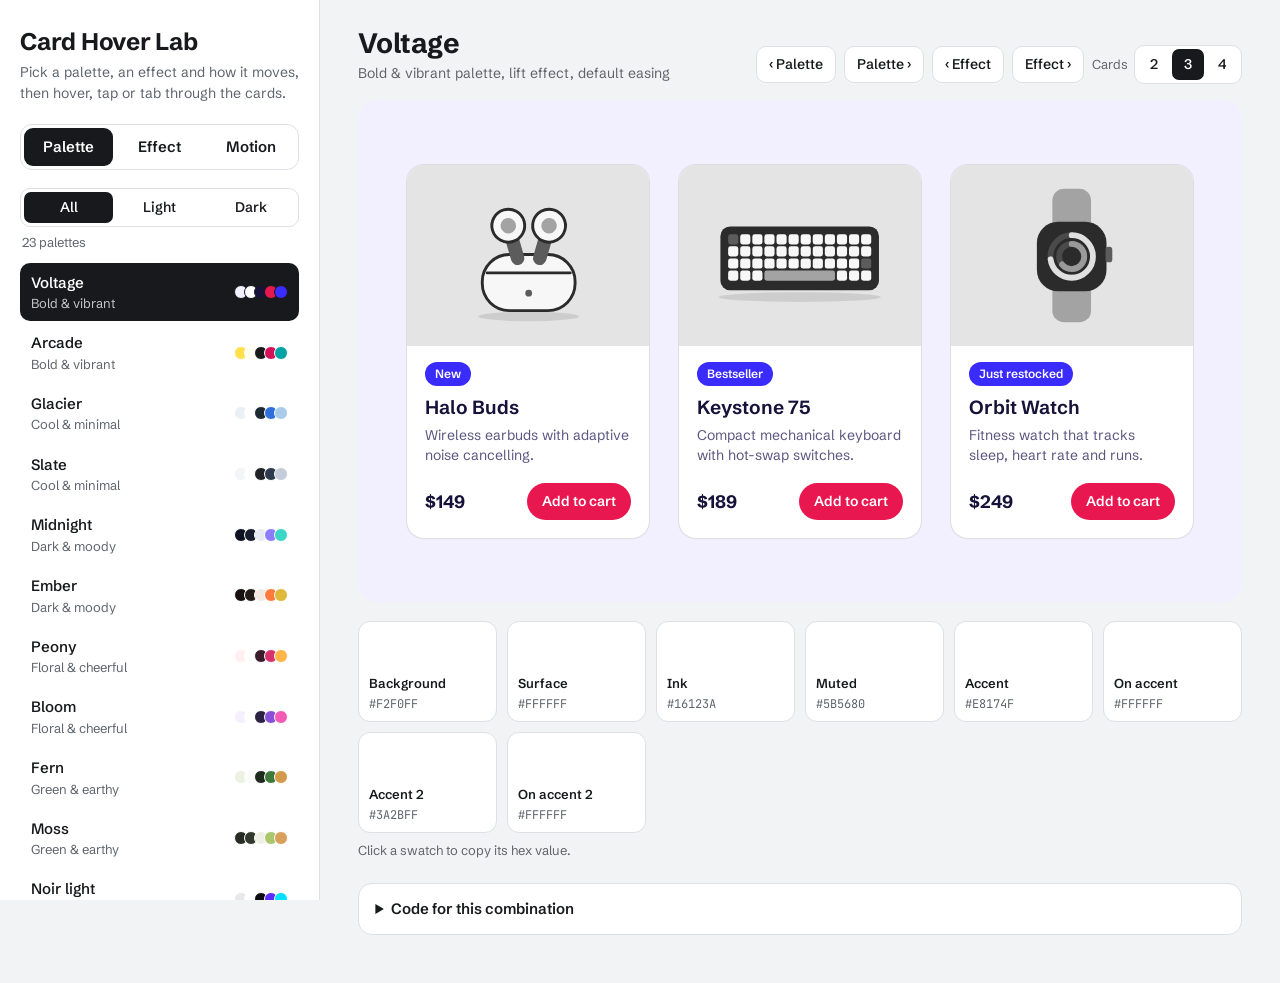
<file: card-hover-lab/index.html>
<!DOCTYPE html>
<html lang="en">
<head>
<meta charset="utf-8">
<meta name="viewport" content="width=device-width, initial-scale=1, viewport-fit=cover">
<title>Card Hover Lab</title>
<link rel="preconnect" href="https://fonts.googleapis.com">
<link rel="preconnect" href="https://fonts.gstatic.com" crossorigin>
<link href="https://fonts.googleapis.com/css2?family=Schibsted+Grotesk:wght@400;500;600;700&family=JetBrains+Mono:wght@400;500&display=swap" rel="stylesheet">
<style>
:root {
  box-sizing: border-box;
  padding-top: env(safe-area-inset-top, 0px);
  padding-bottom: env(safe-area-inset-bottom, 0px);
  color-scheme: light;
  --c-bg: #F2F3F5;
  --c-panel: #FFFFFF;
  --c-ink: #17191C;
  --c-muted: #5F646C;
  --c-line: #DDE0E4;
  --c-hover: #F0F1F3;
  --c-sel: #17191C;
  --c-on-sel: #FFFFFF;
}
@media (prefers-color-scheme: dark) {
  :root:not([data-theme="light"]) {
    color-scheme: dark;
    --c-bg: #131417; --c-panel: #1C1E22; --c-ink: #ECEDEF; --c-muted: #9A9FA8;
    --c-line: #2E3137; --c-hover: #25282D; --c-sel: #ECEDEF; --c-on-sel: #131417;
  }
}
:root[data-theme="dark"] {
  color-scheme: dark;
  --c-bg: #131417; --c-panel: #1C1E22; --c-ink: #ECEDEF; --c-muted: #9A9FA8;
  --c-line: #2E3137; --c-hover: #25282D; --c-sel: #ECEDEF; --c-on-sel: #131417;
}
*, *::before, *::after { box-sizing: inherit; }
html { scroll-padding-top: env(safe-area-inset-top, 0px); height: 100%; }
body {
  margin: 0; min-height: 100%;
  background: var(--c-bg); color: var(--c-ink);
  font: 15px/1.5 "Schibsted Grotesk", "Helvetica Neue", Arial, sans-serif;
  -webkit-font-smoothing: antialiased;
}
button { font: inherit; color: inherit; }
img, svg { max-width: 100%; }

/* ---------- App layout ---------- */
.app { display: grid; grid-template-columns: 320px minmax(0, 1fr); min-height: 100vh; }
aside {
  background: var(--c-panel);
  border-right: 1px solid var(--c-line);
  padding: 28px 20px 40px;
  position: sticky; top: 0;
  height: 100vh; overflow-y: auto;
}
h1 { font-size: 24px; line-height: 1.15; font-weight: 700; letter-spacing: -0.01em; margin: 0 0 6px; }
.intro { color: var(--c-muted); font-size: 14px; margin: 0 0 20px; max-width: 36ch; }

.tabs { display: flex; gap: 2px; border: 1px solid var(--c-line); border-radius: 12px; padding: 3px; margin-bottom: 18px; }
.tabs button { flex: 1; border: 0; background: transparent; border-radius: 9px; padding: 8px 6px; font-weight: 600; cursor: pointer; }
.tabs button:hover { background: var(--c-hover); }
.tabs button[aria-selected="true"] { background: var(--c-sel); color: var(--c-on-sel); }

.panel-tools { display: flex; flex-direction: column; align-items: flex-start; gap: 6px; margin-bottom: 10px; }
.panel-tools .count { font-size: 13px; color: var(--c-muted); padding-left: 2px; }
.panel-tools .seg { display: flex; width: 100%; }
.panel-tools .seg button { flex: 1; padding-inline: 6px; }
.sub-title { font-size: 15px; font-weight: 650; margin: 22px 0 8px; display: flex; justify-content: space-between; align-items: baseline; }
.sub-title:first-child { margin-top: 0; }
.sub-title small { font-weight: 400; color: var(--c-muted); font-size: 13px; }

.opt-list { display: grid; gap: 2px; transition: opacity 140ms ease; }
.opt-list.is-leaving { opacity: 0; }
.is-entering { animation: opt-in 280ms cubic-bezier(.16, 1, .3, 1) both; }
@keyframes opt-in { from { opacity: 0; translate: 0 6px; } }
@media (prefers-reduced-motion: reduce) {
  .opt-list { transition: none; }
  .is-entering { animation: none; }
}
.opt {
  display: flex; align-items: center; justify-content: space-between; gap: 10px;
  width: 100%; text-align: left;
  background: transparent; border: 1px solid transparent; border-radius: 10px;
  padding: 8px 10px; cursor: pointer;
}
.opt[hidden] { display: none; }
.opt:hover { background: var(--c-hover); }
.opt[aria-checked="true"] { background: var(--c-sel); color: var(--c-on-sel); }
.opt-name { font-weight: 550; display: block; }
.opt-desc { display: block; font-size: 13px; color: var(--c-muted); font-weight: 400; line-height: 1.4; }
.opt[aria-checked="true"] .opt-desc { color: inherit; opacity: .75; }
.dots { display: flex; flex-shrink: 0; }
.dots span { width: 14px; height: 14px; border-radius: 50%; border: 1.5px solid var(--c-panel); margin-left: -4px; }
.opt[aria-checked="true"] .dots span { border-color: var(--c-sel); }
.curve { width: 40px; height: 28px; flex-shrink: 0; overflow: visible; }
.curve path { fill: none; stroke: currentColor; stroke-width: 2; stroke-linecap: round; stroke-linejoin: round; }
.curve .base { stroke: currentColor; opacity: .2; stroke-width: 1; }

.seg { display: inline-flex; border: 1px solid var(--c-line); border-radius: 10px; padding: 3px; gap: 2px; background: var(--c-panel); }
.seg button { border: 0; background: transparent; border-radius: 7px; padding: 5px 12px; cursor: pointer; font-weight: 550; font-size: 14px; }
.seg button:hover { background: var(--c-hover); }
.seg button[aria-checked="true"] { background: var(--c-sel); color: var(--c-on-sel); }

input[type="range"] { width: 100%; accent-color: var(--c-ink); }
.note { font-size: 13px; color: var(--c-muted); margin: 8px 0 0; }

.switches { display: grid; }
.switch-row { display: flex; justify-content: space-between; align-items: flex-start; gap: 14px; padding: 10px 0; border-top: 1px solid var(--c-line); }
.switch-row:first-child { border-top: 0; padding-top: 0; }
/* Off is an outlined track with a muted knob and on a filled track with a light knob, so the state shows in
   more than the knob's place. The outline and the off knob are muted, the color that holds the 3:1 minimum
   for a control's edge against the panel. */
.switch {
  flex-shrink: 0; margin-top: 2px;
  width: 40px; height: 24px; border-radius: 99px; border: 0; padding: 0;
  background: var(--c-line); box-shadow: inset 0 0 0 1px var(--c-muted); position: relative; cursor: pointer;
}
.switch::after {
  content: ""; position: absolute; top: 3px; left: 3px;
  width: 18px; height: 18px; border-radius: 50%;
  background: var(--c-muted);
  transition: transform .25s cubic-bezier(.34, 1.56, .64, 1);
}
.switch[aria-checked="true"] { background: var(--c-ink); }
.switch[aria-checked="true"]::after {
  transform: translateX(16px); background: var(--c-panel); box-shadow: 0 1px 2px rgb(0 0 0 / .25);
}

:where(aside, main > :not(.stage)) :focus-visible { outline: 2px solid var(--c-ink); outline-offset: 2px; }

/* Forced colors drops background fills, which carry the chosen and on states */
@media (forced-colors: active) {
  .opt[aria-checked="true"], .seg button[aria-checked="true"], .tabs button[aria-selected="true"] {
    forced-color-adjust: none; background: Highlight; color: HighlightText;
  }
  .switch { border: 1px solid ButtonText; }
  .switch::after { forced-color-adjust: none; background: ButtonText; }
  .switch[aria-checked="true"] { forced-color-adjust: none; background: Highlight; }
}

.visually-hidden {
  position: absolute; width: 1px; height: 1px; margin: -1px; padding: 0; border: 0;
  overflow: hidden; clip-path: inset(50%); white-space: nowrap;
}

main { padding: 28px clamp(16px, 3vw, 40px) 48px; min-width: 0; }
.stage-head { display: flex; align-items: flex-end; justify-content: space-between; gap: 16px; margin-bottom: 16px; flex-wrap: wrap; }
.stage-head h2 { font-size: 28px; line-height: 1.1; font-weight: 700; margin: 0; letter-spacing: -0.015em; }
.stage-head p { margin: 4px 0 0; color: var(--c-muted); font-size: 14px; }
.stage-tools { display: flex; gap: 8px; flex-wrap: wrap; align-items: center; }
.icon-btn {
  border: 1px solid var(--c-line); background: var(--c-panel); border-radius: 10px;
  padding: 7px 12px; cursor: pointer; font-size: 14px; font-weight: 550;
}
.icon-btn:hover { background: var(--c-hover); }
.tool-label { font-size: 13px; color: var(--c-muted); margin-right: -2px; }

/* ---------- Stage (palette applies here) ---------- */
.stage {
  position: relative;
  isolation: isolate;
  --dur: 320ms;
  --line: color-mix(in srgb, var(--ink) 14%, transparent);
  --media: #E4E4E4;
  background: var(--bg);
  color: var(--ink);
  border-radius: 20px;
  padding: clamp(24px, 5vw, 64px) clamp(16px, 4vw, 48px);
  transition: background-color .35s ease, color .35s ease;
}
.grid {
  position: relative;
  display: grid; gap: clamp(16px, 2.4vw, 28px);
  grid-template-columns: repeat(auto-fit, minmax(min(100%, 210px), 1fr));
  max-width: calc(var(--n, 3) * 290px);
  margin-inline: auto;
}
.slot { position: relative; display: grid; }
.slot[hidden] { display: none; }
.slot > .card { z-index: 1; }
.glide, .iris { display: none; }

.card {
  position: relative;
  display: flex; flex-direction: column;
  background: var(--surface);
  color: var(--ink);
  border: 1px solid var(--line);
  border-radius: 18px;
  overflow: hidden;
  outline: none;
  -webkit-tap-highlight-color: transparent;
}
/* Ink, not accent: the ring sits on the stage background, which every palette pairs with ink for contrast */
.card:focus-visible { outline: 3px solid var(--ink); outline-offset: 3px; }
.media { position: relative; aspect-ratio: 4 / 3; background-color: var(--media); overflow: hidden; display: grid; place-items: center; }
.media svg { width: 80%; height: auto; display: block; }
/* Product art stays grayscale so only the UI responds to the palette */
.ill .a { fill: #5C5C5C; }
.ill .b { fill: #A3A3A3; }
.ill .i { fill: #2B2B2B; }
.ill .s { fill: #F7F7F7; }
.ill .k { stroke: #2B2B2B; stroke-width: 3; }
.ill .o { fill: none; stroke: #2B2B2B; stroke-width: 3; stroke-linecap: round; }
.specs {
  position: absolute; left: 0; right: 0; bottom: 0; margin: 0;
  padding: 12px 16px; list-style: none;
  display: grid; gap: 2px; font-size: 13px;
  background: color-mix(in srgb, var(--ink) 90%, transparent);
  color: var(--surface);
  opacity: 0;
}
.body { position: relative; padding: 16px 18px 18px; display: flex; flex-direction: column; gap: 6px; flex: 1; }
.tag {
  align-self: flex-start; font-size: 12px; font-weight: 600;
  padding: 3px 10px; border-radius: 99px;
  background: var(--accent2); color: var(--on-accent2);
}
.card h3 { margin: 4px 0 0; font-size: 19px; line-height: 1.2; font-weight: 650; }
.card .muted { margin: 0; color: var(--muted); font-size: 14px; line-height: 1.45; }
.row { margin-top: auto; padding-top: 12px; display: flex; align-items: center; justify-content: space-between; gap: 8px; flex-wrap: wrap; }
.price { font-weight: 700; font-size: 18px; }
.buy {
  border: 0; border-radius: 99px; padding: 8px 15px;
  font-size: 14px; font-weight: 600; cursor: pointer;
  background: var(--accent); color: var(--on-accent);
}
.buy:focus-visible { outline: 2px solid var(--ink); outline-offset: 2px; }

/* ---------- Swatches + code ---------- */
.swatches { display: grid; grid-template-columns: repeat(auto-fit, minmax(120px, 1fr)); gap: 10px; margin: 18px 0 0; }
.swatch {
  display: flex; flex-direction: column; text-align: left;
  border: 1px solid var(--c-line); background: var(--c-panel); border-radius: 12px;
  padding: 0; overflow: hidden; cursor: pointer;
}
.swatch .chip { height: 44px; border-bottom: 1px solid var(--c-line); }
.swatch .meta { padding: 8px 10px; font-size: 13px; }
.swatch .meta b { display: block; font-weight: 600; }
.swatch .meta code { font-family: "JetBrains Mono", ui-monospace, Menlo, monospace; font-size: 12px; color: var(--c-muted); }
.swatch:hover { border-color: var(--c-muted); }
.hint { font-size: 13px; color: var(--c-muted); margin: 8px 0 0; min-height: 1.5em; }

details { margin-top: 22px; border: 1px solid var(--c-line); border-radius: 14px; background: var(--c-panel); }
summary { cursor: pointer; padding: 14px 16px; font-weight: 600; border-radius: 14px; }
.code-wrap { padding: 0 16px 16px; display: grid; grid-template-columns: minmax(0, 1fr); gap: 14px; }
.code-wrap > div { min-width: 0; }
.code-head { display: flex; justify-content: space-between; align-items: center; font-size: 14px; color: var(--c-muted); margin-bottom: 6px; }
.copy { border: 1px solid var(--c-line); background: transparent; border-radius: 8px; padding: 4px 10px; font-size: 13px; cursor: pointer; }
.copy:hover { background: var(--c-hover); }
pre {
  margin: 0; overflow-x: auto; padding: 14px; border-radius: 10px;
  background: var(--c-bg); border: 1px solid var(--c-line);
  font: 12.5px/1.6 "JetBrains Mono", ui-monospace, Menlo, monospace;
}

@media (max-width: 860px) {
  .app { grid-template-columns: 1fr; }
  aside { position: static; height: auto; border-right: 0; border-bottom: 1px solid var(--c-line); padding-bottom: 16px; }
  .intro { max-width: none; }
  /* The 4px padding, cancelled by the margin, keeps focus rings inside the scroll box's clip */
  .opt-list { display: flex; overflow-x: auto; gap: 6px; padding: 4px 4px 10px; margin: -4px; scrollbar-width: thin; }
  .opt-list .opt { width: auto; flex-shrink: 0; border-color: var(--c-line); }
  .opt-list .opt-desc { display: none; }
}

@media (prefers-reduced-motion: reduce) {
  .stage, .stage * { --dur: 1ms !important; }
  .card, .card * { animation: none !important; }
  /* These transitions use fixed durations rather than --dur */
  .switch::after, .slot, .buy { transition-duration: 0s !important; }
  /* Parallax moves layers with the pointer; the tilt effects stop in JS */
  .stage .media svg, .stage .body { translate: none !important; }
}
</style>
<style id="fx-style"></style>
<style id="motion-style"></style>
<!-- icons -->
<link rel="icon" href="../favicon.ico?v=b1de437e" sizes="32x32">
<link rel="icon" href="../favicon.svg?v=315bd3bc" type="image/svg+xml">
<link rel="apple-touch-icon" href="../apple-touch-icon.png?v=be987201">
<link rel="manifest" href="../site.webmanifest?v=672ef44b">
<!-- /icons -->
</head>
<body>
<div class="app">
  <aside>
    <h1>Card Hover Lab</h1>
    <p class="intro">Pick a palette, an effect and how it moves, then hover, tap or tab through the cards.</p>

    <div class="tabs" role="tablist" aria-label="Settings">
      <button type="button" role="tab" id="tab-palette" aria-controls="panel-palette" data-tab="palette">Palette</button>
      <button type="button" role="tab" id="tab-effect" aria-controls="panel-effect" data-tab="effect">Effect</button>
      <button type="button" role="tab" id="tab-motion" aria-controls="panel-motion" data-tab="motion">Motion</button>
    </div>

    <section role="tabpanel" id="panel-palette" aria-labelledby="tab-palette">
      <div class="panel-tools">
        <div class="seg" id="pal-filter" role="radiogroup" aria-label="Filter palettes">
          <button type="button" role="radio" data-value="all">All</button>
          <button type="button" role="radio" data-value="light">Light</button>
          <button type="button" role="radio" data-value="dark">Dark</button>
        </div>
        <span class="count" id="pal-count"></span>
      </div>
      <div class="opt-list" id="palette-list" role="radiogroup" aria-label="Palette"></div>
    </section>

    <section role="tabpanel" id="panel-effect" aria-labelledby="tab-effect" hidden>
      <div class="panel-tools">
        <div class="seg" id="fx-filter" role="radiogroup" aria-label="Effect type">
          <button type="button" role="radio" data-value="Single">Single</button>
          <button type="button" role="radio" data-value="Grid">Grid</button>
          <button type="button" role="radio" data-value="Trails">Trails</button>
          <button type="button" role="radio" data-value="Combos">Combos</button>
        </div>
        <span class="count" id="fx-count"></span>
      </div>
      <div class="opt-list" id="effect-list" role="radiogroup" aria-label="Effect"></div>
    </section>

    <!-- tabindex: the panel opens on a heading, so the panel itself takes the Tab stop after the tab list -->
    <section role="tabpanel" id="panel-motion" aria-labelledby="tab-motion" tabindex="0" hidden>
      <h2 class="sub-title"><label for="speed">Speed</label> <small id="speed-val" aria-hidden="true">1×</small></h2>
      <input type="range" id="speed" min="0.25" max="2.5" step="0.25" value="1">
      <p class="note" id="rm-note" hidden>Your system asks for reduced motion, so effects switch instantly here.</p>

      <h2 class="sub-title">Feel</h2>
      <div class="switches" id="switches"></div>

      <h2 class="sub-title" id="ease-title">Easing</h2>
      <div class="opt-list" id="ease-list" role="radiogroup" aria-labelledby="ease-title"></div>
      <p class="note" id="ease-note" hidden></p>
    </section>
  </aside>

  <main>
    <div class="stage-head">
      <div>
        <h2 id="stage-title">Palette</h2>
        <p id="stage-sub"></p>
      </div>
      <div class="stage-tools">
        <button type="button" class="icon-btn" id="prev-pal" aria-label="Previous palette">‹ Palette</button>
        <button type="button" class="icon-btn" id="next-pal" aria-label="Next palette">Palette ›</button>
        <button type="button" class="icon-btn" id="prev-fx" aria-label="Previous effect">‹ Effect</button>
        <button type="button" class="icon-btn" id="next-fx" aria-label="Next effect">Effect ›</button>
        <span class="tool-label" id="count-label">Cards</span>
        <div class="seg" id="count-seg" role="radiogroup" aria-labelledby="count-label">
          <button type="button" role="radio" data-value="2">2</button>
          <button type="button" role="radio" data-value="3">3</button>
          <button type="button" role="radio" data-value="4">4</button>
        </div>
      </div>
      <p class="visually-hidden" id="stage-status" role="status"></p>
    </div>

    <div class="stage" id="stage">
      <div class="grid" id="grid"></div>
    </div>

    <div class="swatches" id="swatches"></div>
    <p class="hint"><span id="hint-default">Click a swatch to copy its hex value.</span><span id="hint" role="status"></span></p>

    <details>
      <summary>Code for this combination</summary>
      <div class="code-wrap">
        <div>
          <div class="code-head"><span>Palette tokens</span><button type="button" class="copy" data-copy="pal-code" aria-label="Copy palette tokens">Copy</button></div>
          <pre><code id="pal-code"></code></pre>
        </div>
        <div>
          <div class="code-head"><span>Hover effect</span><button type="button" class="copy" data-copy="fx-code" aria-label="Copy effect CSS">Copy</button></div>
          <pre><code id="fx-code"></code></pre>
        </div>
        <div>
          <div class="code-head"><span>Motion extras</span><button type="button" class="copy" data-copy="motion-code" aria-label="Copy motion CSS">Copy</button></div>
          <pre><code id="motion-code"></code></pre>
        </div>
        <div>
          <div class="code-head"><span>JavaScript</span><button type="button" class="copy" data-copy="js-code" aria-label="Copy JavaScript">Copy</button></div>
          <pre><code id="js-code"></code></pre>
        </div>
      </div>
    </details>
  </main>
</div>

<script>
(function () {
  "use strict";

  /* ---------- Palettes ---------- */
  const PALETTES = [
    { mood: "Bold & vibrant", name: "Voltage",  bg: "#F2F0FF", surface: "#FFFFFF", ink: "#16123A", muted: "#5B5680", accent: "#E8174F", accent2: "#3A2BFF", onAccent: "#FFFFFF", onAccent2: "#FFFFFF" },
    { mood: "Bold & vibrant", name: "Arcade",   bg: "#FFE14D", surface: "#FFFDF0", ink: "#1A1A1A", muted: "#5A5540", accent: "#D60F5A", accent2: "#00A3A3", onAccent: "#FFFFFF", onAccent2: "#1A1A1A" },
    { mood: "Cool & minimal", name: "Glacier",  bg: "#EAF0F4", surface: "#FFFFFF", ink: "#1E2A33", muted: "#62748A", accent: "#2F6FDB", accent2: "#A9CBEA", onAccent: "#FFFFFF", onAccent2: "#1E2A33" },
    { mood: "Cool & minimal", name: "Slate",    bg: "#F4F5F7", surface: "#FFFFFF", ink: "#202326", muted: "#6B7078", accent: "#2E3A4B", accent2: "#C3CCD8", onAccent: "#FFFFFF", onAccent2: "#202326" },
    { mood: "Dark & moody",   name: "Midnight", bg: "#0E1220", surface: "#171C2E", ink: "#E8EAF2", muted: "#8B91A8", accent: "#8C7CFF", accent2: "#3DD6C6", onAccent: "#0E1220", onAccent2: "#0E1220" },
    { mood: "Dark & moody",   name: "Ember",    bg: "#17110F", surface: "#241B18", ink: "#F3E8E1", muted: "#A89287", accent: "#FF7A3D", accent2: "#E0B83A", onAccent: "#17110F", onAccent2: "#17110F" },
    { mood: "Floral & cheerful", name: "Peony", bg: "#FFEFF3", surface: "#FFFFFF", ink: "#3A1C2B", muted: "#8A6274", accent: "#D6336C", accent2: "#FFB547", onAccent: "#FFFFFF", onAccent2: "#3A1C2B" },
    { mood: "Floral & cheerful", name: "Bloom", bg: "#F5F0FF", surface: "#FFFFFF", ink: "#2C2342", muted: "#6E6585", accent: "#8A4FD8", accent2: "#F15BB5", onAccent: "#FFFFFF", onAccent2: "#2C2342" },
    { mood: "Green & earthy", name: "Fern",     bg: "#EDF1E3", surface: "#FBFCF7", ink: "#1F2B1C", muted: "#5E6B57", accent: "#3F7A3A", accent2: "#D39A4A", onAccent: "#FFFFFF", onAccent2: "#1F2B1C" },
    { mood: "Green & earthy", name: "Moss",     bg: "#262C23", surface: "#313A2D", ink: "#EEF0E4", muted: "#A9B19C", accent: "#A8C66C", accent2: "#D9A05B", onAccent: "#1F251C", onAccent2: "#1F251C" },
    { mood: "Electric & noir", name: "Noir light", bg: "#E8E8EC", surface: "#FFFFFF", ink: "#0B0B10", muted: "#5A5A66", accent: "#5B2BFF", accent2: "#00E0FF", onAccent: "#FFFFFF", onAccent2: "#0B0B10" },
    { mood: "Electric & noir", name: "Noir dark",  bg: "#050507", surface: "#121217", ink: "#F4F4F8", muted: "#8E8E9C", accent: "#00E0FF", accent2: "#FF2BD6", onAccent: "#050507", onAccent2: "#050507" },
    { mood: "Retro 70s",   name: "Disco",    bg: "#F6E7C8", surface: "#FFF8EA", ink: "#3B2414", muted: "#7A5A44", accent: "#B5481B", accent2: "#E8A33D", onAccent: "#FFFFFF", onAccent2: "#3B2414" },
    { mood: "Soft pastel", name: "Sorbet",   bg: "#FDF3EC", surface: "#FFFFFF", ink: "#3A3346", muted: "#6E6680", accent: "#7A5CC7", accent2: "#FFC8B4", onAccent: "#FFFFFF", onAccent2: "#3A3346" },
    { mood: "Coastal",     name: "Tidepool", bg: "#E6F2F1", surface: "#FFFFFF", ink: "#0F2E33", muted: "#4C6B70", accent: "#0E7C86", accent2: "#F2B880", onAccent: "#FFFFFF", onAccent2: "#0F2E33" },
    { mood: "Sunset",      name: "Dusk",     bg: "#1E1530", surface: "#2A1F40", ink: "#F7EDF5", muted: "#A898B8", accent: "#FF8A5B", accent2: "#E85D9E", onAccent: "#1E1530", onAccent2: "#1E1530" },
    { mood: "Monochrome",  name: "Graphite", bg: "#EDEDED", surface: "#FFFFFF", ink: "#111111", muted: "#666666", accent: "#111111", accent2: "#D9D9D9", onAccent: "#FFFFFF", onAccent2: "#111111" },
    { mood: "Y2K",         name: "Chrome",   bg: "#DDE3EA", surface: "#F7F9FC", ink: "#1B1F2A", muted: "#5C6475", accent: "#FF3EA5", accent2: "#7FE7FF", onAccent: "#1B1F2A", onAccent2: "#1B1F2A" },
    { mood: "Coffee",      name: "Roastery", bg: "#EFE6DD", surface: "#FAF6F1", ink: "#2B1D16", muted: "#7A6556", accent: "#6B3F2A", accent2: "#D7B48A", onAccent: "#FFFFFF", onAccent2: "#2B1D16" },
    { mood: "Calm",        name: "Lull",     bg: "#EEEDF7", surface: "#FFFFFF", ink: "#26243A", muted: "#67647E", accent: "#5C55A6", accent2: "#C9C3F0", onAccent: "#FFFFFF", onAccent2: "#26243A" },
    { mood: "Citrus",      name: "Zest",     bg: "#F4FAE3", surface: "#FFFFFF", ink: "#1E2B12", muted: "#5A6B48", accent: "#F28C00", accent2: "#C6E85A", onAccent: "#1E2B12", onAccent2: "#1E2B12" },
    { mood: "Teal & gold", name: "Lagoon",   bg: "#E8F1F2", surface: "#FFFFFF", ink: "#0E2A33", muted: "#4E6A73", accent: "#0F6E7A", accent2: "#D9A93A", onAccent: "#FFFFFF", onAccent2: "#0E2A33" },
    { mood: "Teal & gold", name: "Harbor",   bg: "#0C1F26", surface: "#133038", ink: "#EAF3F2", muted: "#8FAEB0", accent: "#E2B547", accent2: "#C23B2E", onAccent: "#0C1F26", onAccent2: "#FFFFFF" }
  ];
  const TOKENS = [
    ["bg", "Background"], ["surface", "Surface"], ["ink", "Ink"],
    ["muted", "Muted"], ["accent", "Accent"], ["onAccent", "On accent"],
    ["accent2", "Accent 2"], ["onAccent2", "On accent 2"]
  ];
  const cssVar = (key) => "--" + key.replace(/[A-Z]/g, (c) => "-" + c.toLowerCase());
  // WCAG relative luminance of a #RRGGBB color
  function luminance(hex) {
    const n = parseInt(hex.slice(1), 16);
    return [n >> 16, (n >> 8) & 255, n & 255]
      .map((v) => (v /= 255) <= 0.04045 ? v / 12.92 : ((v + 0.055) / 1.055) ** 2.4)
      .reduce((s, v, i) => s + v * [0.2126, 0.7152, 0.0722][i], 0);
  }
  PALETTES.forEach((p) => { p.dark = luminance(p.bg) < 0.2; });

  /* ---------- Easing ---------- */
  function springLinear() {
    const z = 0.5, w = 11, wd = w * Math.sqrt(1 - z * z), out = [];
    for (let i = 0; i <= 40; i++) {
      const t = i / 40;
      const y = 1 - Math.exp(-z * w * t) * (Math.cos(wd * t) + (z * w / wd) * Math.sin(wd * t));
      out.push(i === 40 ? 1 : +y.toFixed(3));
    }
    return out;
  }
  const SPRING = springLinear();
  const EASES = [
    { id: "default", name: "Effect default", desc: "Each effect’s own tuned curve." },
    { id: "ease-out", name: "Ease out", desc: "Fast start, gentle stop.", css: "cubic-bezier(0, 0, .58, 1)", bez: [0, 0, .58, 1] },
    { id: "expo", name: "Expo out", desc: "Snaps in, then a long soft settle.", css: "cubic-bezier(.16, 1, .3, 1)", bez: [.16, 1, .3, 1] },
    { id: "in-out", name: "Ease in-out", desc: "Smooth and symmetrical.", css: "cubic-bezier(.65, 0, .35, 1)", bez: [.65, 0, .35, 1] },
    { id: "in", name: "Ease in", desc: "Slow start. Feels sluggish on hover.", css: "cubic-bezier(.42, 0, 1, 1)", bez: [.42, 0, 1, 1] },
    { id: "back", name: "Back out", desc: "Overshoots a little, then settles.", css: "cubic-bezier(.34, 1.56, .64, 1)", bez: [.34, 1.56, .64, 1] },
    { id: "spring", name: "Spring", desc: "Wobbles like a real spring. Runs longer.", css: "linear(" + SPRING.join(", ") + ")", samples: SPRING, durScale: 2 },
    { id: "linear", name: "Linear", desc: "Constant speed. Mechanical.", css: "linear", bez: [0, 0, 1, 1] },
    { id: "steps", name: "Steps", desc: "Jumps in six frames.", css: "steps(6, end)", steps: 6 }
  ];

  function curvePath(e) {
    const W = 40, Hh = 28, pts = [];
    function map(x, y) { return [x * W, Hh - 4 - y * (Hh - 10)]; }
    if (e.bez) {
      const b = e.bez;
      for (let i = 0; i <= 30; i++) {
        const t = i / 30, mt = 1 - t;
        const x = 3 * mt * mt * t * b[0] + 3 * mt * t * t * b[2] + t * t * t;
        const y = 3 * mt * mt * t * b[1] + 3 * mt * t * t * b[3] + t * t * t;
        pts.push(map(x, y));
      }
    } else if (e.samples) {
      e.samples.forEach(function (y, i) { pts.push(map(i / (e.samples.length - 1), y)); });
    } else if (e.steps) {
      for (let s = 0; s < e.steps; s++) {
        pts.push(map(s / e.steps, s / e.steps));
        pts.push(map((s + 1) / e.steps, s / e.steps));
      }
      pts.push(map(1, 1));
    } else {
      return "";
    }
    return "M" + pts.map(function (p) { return p[0].toFixed(1) + " " + p[1].toFixed(1); }).join(" L");
  }

  /* ---------- Hover effects ----------
     Placeholders: HOVER = hovered state, EASE = chosen easing,
     TRACK = duration for pointer-tracked properties */
  const H = ":is(:hover, :focus-within, .is-active)";
  const PROPS =
`@property --pa { syntax: '<angle>'; inherits: true; initial-value: 0deg; }
@property --edge { syntax: '<number>'; inherits: true; initial-value: 1; }
`;
  const RING =
`/* Border follow ring: darker accent all round, lighter one at the pointer */
.card { border-width: 2px; }
.card::before {
  content: '';
  position: absolute; inset: -2px; z-index: 3; pointer-events: none;
  border-radius: inherit;
  --spread: calc(120deg - 60deg * var(--edge));
  padding: calc(2px + 1.5px * var(--edge));
  background: conic-gradient(from calc(var(--pa) - 180deg),
    var(--glow-base) 0deg,
    var(--glow-base) calc(180deg - var(--spread)),
    var(--glow-hot) 180deg,
    var(--glow-base) calc(180deg + var(--spread)),
    var(--glow-base) 360deg);
  -webkit-mask: linear-gradient(#000 0 0) content-box, linear-gradient(#000 0 0);
  -webkit-mask-composite: xor;
  mask-composite: exclude;
  opacity: 0;
  transition: opacity var(--dur) EASE;
}
.cardHOVER::before { opacity: 1; }`;
  function HOLO(op) {
    return `.card::after {
  content: '';
  position: absolute; inset: 0; z-index: 2; pointer-events: none;
  background:
    radial-gradient(circle at var(--mx, 50%) var(--my, 50%), rgb(255 255 255 / .55), transparent 45%),
    linear-gradient(115deg, #FF7EB3, #FFD36E, #7EFFC2, #6EC8FF, #B28CFF, #FF7EB3, #FFD36E, #7EFFC2);
  background-size: 100% 100%, 300% 300%;
  background-position: center, var(--mx, 50%) var(--my, 50%);
  opacity: 0;
  transition: opacity var(--dur) EASE;
}
.cardHOVER::after { opacity: ${op}; }
`;
  }
  const LIFT =
`.card {
  transition: transform var(--dur) EASE, box-shadow var(--dur) ease;
}
.cardHOVER {
  transform: translateY(-6px);
  box-shadow: 0 20px 36px -18px color-mix(in srgb, var(--ink) 45%, transparent);
}
`;
  const FLOOD =
`.body { isolation: isolate; }
.body::before {
  content: '';
  position: absolute; inset: 0; z-index: -1;
  background: var(--accent);
  transform: scaleY(0); transform-origin: bottom;
  transition: transform var(--dur) EASE;
}
.body, .body * { transition: color var(--dur) ease, background-color var(--dur) ease; }
.cardHOVER .body::before { transform: scaleY(1); }
.cardHOVER .body, .cardHOVER .muted { color: var(--on-accent); }
.cardHOVER .buy { background: var(--on-accent); color: var(--accent); }
/* The button's focus ring now sits on accent, so it takes the accent's text color */
.cardHOVER .buy:focus-visible { outline-color: var(--on-accent); }`;
  const REST_SHADOW = "0 16px 32px -20px color-mix(in srgb, var(--ink) 40%, transparent)";
  const TRAIL_CSS =
`/* JS draws the particles on a canvas covering the stage; isolation
   keeps the canvas's blend mode from reaching past the stage */
.stage { position: relative; isolation: isolate; }
.card { transition: transform var(--dur) EASE; }
.cardHOVER { transform: translateY(-3px); }`;

  const EFFECTS = [
    { name: "Lift", desc: "Card rises with a soft shadow.", ease: "cubic-bezier(.2, .8, .2, 1)", css:
`.card {
  transition: transform var(--dur) EASE, box-shadow var(--dur) ease;
}
.cardHOVER {
  transform: translateY(-8px);
  box-shadow: 0 22px 40px -18px color-mix(in srgb, var(--ink) 45%, transparent);
}` },

    { name: "Tilt", desc: "Card tilts toward the pointer in 3D.", tilt: true, ease: "ease-out", css:
`/* JS sets --rx / --ry and --px / --py from the pointer */
.card {
  transform: perspective(900px) rotateX(var(--rx, 0deg)) rotateY(var(--ry, 0deg));
  box-shadow: ${REST_SHADOW};
  transition: transform TRACK EASE, box-shadow var(--dur) ease;
}
.cardHOVER {
  /* The shadow shifts away from the side tilting down */
  box-shadow: calc(var(--px, 0) * -10px) calc(24px - var(--py, 0) * 6px) 40px -20px color-mix(in srgb, var(--ink) 50%, transparent);
}
.media svg { transition: transform var(--dur) EASE; }
.cardHOVER .media svg { transform: scale(1.05); }` },

    { name: "Spotlight", desc: "A glow follows the pointer.", ease: "ease", css:
`/* JS sets --mx / --my from the pointer */
.card { transition: border-color var(--dur) ease; }
.card::after {
  content: '';
  position: absolute; inset: 0; z-index: 2; pointer-events: none;
  background: radial-gradient(260px circle at var(--mx, 50%) var(--my, 40%),
    color-mix(in srgb, var(--accent) 26%, transparent), transparent 70%);
  opacity: 0;
  transition: opacity var(--dur) EASE;
}
.cardHOVER::after { opacity: 1; }
.cardHOVER { border-color: color-mix(in srgb, var(--accent) 60%, transparent); }` },

    { name: "Border trace", desc: "A gradient runs around the edge.", noEase: true, ease: "linear", css:
`@property --angle { syntax: '<angle>'; inherits: false; initial-value: 0deg; }
.card { border-width: 2px; }
.cardHOVER {
  border-color: transparent;
  background:
    linear-gradient(var(--surface), var(--surface)) padding-box,
    conic-gradient(from var(--angle), transparent 55%, var(--accent), var(--accent2), transparent) border-box;
  animation: trace calc(var(--dur) * 8) linear infinite;
}
@keyframes trace { to { --angle: 360deg; } }` },

    { name: "Border follow", desc: "Darker accent rings the card, the lighter one follows the pointer.", ease: "ease-out", css: PROPS +
`/* JS sets --pa (pointer angle around the center) and --edge (0 center, 1 edge) */
.card { transition: --pa TRACK EASE, --edge TRACK EASE; }
` + RING },

    { name: "Image zoom", desc: "Product image scales and turns.", ease: "cubic-bezier(.2, .8, .2, 1)", css:
`.media { transition: background-color var(--dur) ease; }
.media svg { transition: transform calc(var(--dur) * 1.6) EASE; }
.cardHOVER .media { background-color: #D6D6D6; }
.cardHOVER .media svg { transform: scale(1.14) rotate(-4deg); }` },

    { name: "Detail reveal", desc: "Specs slide up over the image.", ease: "cubic-bezier(.2, .8, .2, 1)", css:
`.specs {
  opacity: 1;
  transform: translateY(100%);
  transition: transform var(--dur) EASE;
}
.cardHOVER .specs { transform: translateY(0); }
.media svg { transition: transform var(--dur) EASE; }
.cardHOVER .media svg { transform: translateY(-14%); }` },

    { name: "Accent flood", desc: "Accent color fills the text panel.", ease: "cubic-bezier(.2, .8, .2, 1)", css: FLOOD },

    { name: "Shine", desc: "A gloss sweeps across once.", ease: "ease", css:
`.card { transition: transform var(--dur) EASE; }
.card::after {
  content: '';
  position: absolute; inset: 0; pointer-events: none;
  background: linear-gradient(115deg, transparent 35%, rgb(255 255 255 / .4) 50%, transparent 65%);
  transform: translateX(-110%);
}
.cardHOVER { transform: translateY(-3px); }
.cardHOVER::after {
  transform: translateX(110%);
  transition: transform calc(var(--dur) * 2.4) EASE;
}` },

    { name: "Offset pop", desc: "Card jumps off a solid shadow.", ease: "cubic-bezier(.3, 1.6, .5, 1)", css:
`.card {
  border: 2px solid var(--ink);
  box-shadow: 0 0 0 var(--accent);
  transition: transform var(--dur) EASE, box-shadow var(--dur) EASE;
}
.cardHOVER {
  transform: translate(-5px, -5px);
  box-shadow: 7px 7px 0 var(--accent);
}` },

    { name: "Holographic foil", desc: "A rainbow sheen and glare follow the pointer.", tilt: true, ease: "ease-out", css:
`/* JS sets --mx / --my and --rx / --ry from the pointer */
.card {
  transform: perspective(900px) rotateX(calc(var(--rx, 0deg) * .5)) rotateY(calc(var(--ry, 0deg) * .5));
  transition: transform TRACK EASE;
}
` + HOLO(.38) },

    { name: "Parallax layers", desc: "Image and text drift at different depths.", ease: "ease-out", css:
`/* JS sets --px / --py from -1 to 1 across the card */
.card { box-shadow: 0 12px 28px -20px color-mix(in srgb, var(--ink) 35%, transparent); }
.media svg {
  translate: calc(var(--px, 0) * -14px) calc(var(--py, 0) * -10px);
  transition: translate TRACK EASE, scale var(--dur) EASE;
}
.body {
  translate: calc(var(--px, 0) * 5px) calc(var(--py, 0) * 4px);
  transition: translate TRACK EASE;
}
.cardHOVER .media svg { scale: 1.1; }` },

    { name: "Stack fan", desc: "Two cards fan out from behind.", ease: "cubic-bezier(.3, 1.4, .5, 1)", css:
`/* Needs a wrapper (.slot) around each card to hold the cards behind it */
.slot::before, .slot::after {
  content: '';
  position: absolute; inset: 0; border-radius: 18px;
  border: 1px solid var(--line);
  transform-origin: 50% 100%;
  transition: transform var(--dur) EASE;
}
.slot::before { background: color-mix(in srgb, var(--accent2) 60%, var(--surface)); }
.slot::after { background: color-mix(in srgb, var(--accent) 40%, var(--surface)); }
.slot:has(.cardHOVER) { z-index: 2; }
.slot:has(.cardHOVER)::before { transform: rotate(-4deg); }
.slot:has(.cardHOVER)::after { transform: rotate(3deg) translateY(-6px); }
.card { transition: transform var(--dur) EASE; }
.cardHOVER { transform: translateY(-6px); }` },

    { name: "Iris reveal", desc: "A tinted image opens from the pointer.", ease: "cubic-bezier(.16, 1, .3, 1)", css:
`/* .iris holds a tinted copy of the image (the same <img> for a photo), clipped
   to a circle that opens from the pointer. JS sets --mx / --iy over the image. */
.iris {
  display: grid; place-items: center;
  position: absolute; inset: 0;
  background: var(--accent);
  clip-path: circle(0% at var(--mx, 50%) var(--iy, 50%));
  transition: clip-path calc(var(--dur) * 1.6) EASE;
}
.iris svg, .iris img { mix-blend-mode: luminosity; opacity: .9; }
.cardHOVER .iris { clip-path: circle(150% at var(--mx, 50%) var(--iy, 50%)); }` },

    { name: "Type shuffle", desc: "Name and price scramble, then resolve.", shuffle: true, ease: "ease", css:
`/* JS scrambles the name and price on hover, resolving left to right */
.price { font-variant-numeric: tabular-nums; }
.card { transition: transform var(--dur) EASE; }
.cardHOVER { transform: translateY(-3px); }` },

    /* ----- Grid ----- */
    { group: "Grid", name: "Sliding highlight", desc: "A halo glides from card to card.", glide: true, ease: "linear(" + SPRING.join(", ") + ")", css:
`/* One shared .glide element in the grid. JS moves it behind the hovered
   card by setting --gx / --gy / --gw / --gh. */
.grid { position: relative; }
.glide {
  display: block;
  position: absolute; left: 0; top: 0; z-index: 0; pointer-events: none;
  width: var(--gw, 0px); height: var(--gh, 0px);
  translate: var(--gx, 0px) var(--gy, 0px);
  border-radius: 28px;
  background: color-mix(in srgb, var(--accent) 18%, transparent);
  box-shadow: inset 0 0 0 1.5px color-mix(in srgb, var(--accent) 45%, transparent);
  opacity: 0;
  transition: translate calc(var(--dur) * 2) EASE, width calc(var(--dur) * 2) EASE,
              height calc(var(--dur) * 2) EASE, opacity var(--dur) ease;
}
.glide.is-on { opacity: 1; }
.card { transition: transform var(--dur) ease; }
.cardHOVER { transform: translateY(-3px); }` },

    { group: "Grid", name: "Neighbor recede", desc: "The other cards step back.", ease: "cubic-bezier(.2, .8, .2, 1)", css:
`/* Siblings step back while one card is hovered */
.card { transition: scale var(--dur) EASE, opacity var(--dur) ease, filter var(--dur) ease; }
.grid:has(.cardHOVER) .card:not(.cardHOVER) {
  scale: .95;
  opacity: .5;
  filter: saturate(.5);
}
.cardHOVER { scale: 1.02; }` },

    { group: "Grid", name: "Sliding shadow", desc: "A soft shadow glides under the lifted card. Best on light palettes.", glide: true, glidePad: -8, ease: "cubic-bezier(.22, 1, .36, 1)", css:
`/* One shared .glide element in the grid, a card-sized shadow that JS moves
   to the hovered card (--gx / --gy / --gw / --gh). The heavy blur leaves no
   hard edges, so mid-slide it still reads as a shadow, not a shape. */
.grid { position: relative; }
.glide {
  display: block;
  position: absolute; left: 0; top: 0; z-index: 0; pointer-events: none;
  width: var(--gw, 0px); height: var(--gh, 0px);
  translate: var(--gx, 0px) calc(var(--gy, 0px) + 20px);
  border-radius: 28px;
  background: color-mix(in srgb, color-mix(in srgb, var(--ink), black 70%) 42%, transparent);
  filter: blur(22px);
  opacity: 0;
  transition: translate calc(var(--dur) * 1.6) EASE, width calc(var(--dur) * 1.6) EASE,
              height calc(var(--dur) * 1.6) EASE, opacity var(--dur) ease;
}
/* JS sets --soft from the shadow's speed: 0 settled, 1 travelling fast */
.glide.is-on {
  opacity: 1;
  filter: blur(calc(22px + 4px * var(--soft, 0))) opacity(calc(1 - .55 * var(--soft, 0)));
  scale: calc(1 - .08 * var(--soft, 0));
}
.card { transition: transform var(--dur) EASE, box-shadow var(--dur) EASE; }
.cardHOVER {
  transform: translateY(-8px);
  /* A close shadow attached to the card keeps its edge crisp */
  box-shadow: 0 6px 14px -8px color-mix(in srgb, var(--ink) 35%, transparent);
}` },

    { group: "Grid", name: "Sliding glow", desc: "A blurred accent glow glides behind the cards. Best on dark palettes.", glide: true, glidePad: 4, ease: "cubic-bezier(.22, 1, .36, 1)", css:
`/* One shared .glide element in the grid, blurred into a glow in the lighter
   accent. JS moves it behind the hovered card (--gx / --gy / --gw / --gh). */
.grid { position: relative; }
.glide {
  display: block;
  position: absolute; left: 0; top: 0; z-index: 0; pointer-events: none;
  width: var(--gw, 0px); height: var(--gh, 0px);
  translate: var(--gx, 0px) var(--gy, 0px);
  border-radius: 24px;
  background: var(--glow-hot);
  filter: blur(28px);
  opacity: 0;
  transition: translate calc(var(--dur) * 1.8) EASE, width calc(var(--dur) * 1.8) EASE,
              height calc(var(--dur) * 1.8) EASE, opacity var(--dur) ease;
}
/* JS sets --soft from the glow's speed: 0 settled, 1 travelling fast */
.glide.is-on {
  opacity: .7;
  filter: blur(calc(28px + 4px * var(--soft, 0))) opacity(calc(1 - .55 * var(--soft, 0)));
  scale: calc(1 - .1 * var(--soft, 0));
}
.card { transition: transform var(--dur) EASE, border-color var(--dur) ease; }
.cardHOVER {
  transform: translateY(-4px);
  border-color: color-mix(in srgb, var(--glow-hot) 60%, transparent);
}` },

    /* ----- Trails ----- */
    { group: "Trails", name: "Sparkles", desc: "Speed-aware sparkles follow the pointer.", trail: "sparkle", ease: "cubic-bezier(.2, .8, .2, 1)", css: TRAIL_CSS },
    { group: "Trails", name: "Light painting", desc: "A tapered ribbon of light traces your path.", trail: "paint", ease: "cubic-bezier(.2, .8, .2, 1)", css: TRAIL_CSS },
    { group: "Trails", name: "Pixel glow", desc: "Grid cells light up under the pointer, then fade.", trail: "pixel", ease: "cubic-bezier(.2, .8, .2, 1)", css: TRAIL_CSS },
    { group: "Trails", name: "Confetti", desc: "Click Add to cart for a burst of confetti.", trail: "confetti", ease: "cubic-bezier(.2, .8, .2, 1)", css: TRAIL_CSS + `
.buy { transition: scale 160ms cubic-bezier(.34, 1.56, .64, 1); }
.buy:active { scale: .92; }` },

    { group: "Trails", name: "Comet", desc: "A glowing head chases the pointer, its tail stretching with speed.", trail: "comet", ease: "cubic-bezier(.2, .8, .2, 1)", css: TRAIL_CSS },
    { group: "Trails", name: "Settling snow", desc: "Flakes drift down, pile up along the bottom, then melt.", trail: "snow", ease: "cubic-bezier(.2, .8, .2, 1)", css: TRAIL_CSS },
    { group: "Trails", name: "Contained", desc: "Particles bounce around inside the card like a glass box.", trail: "contained", ease: "cubic-bezier(.2, .8, .2, 1)", css: TRAIL_CSS },

    /* ----- Combos ----- */
    { group: "Combos", name: "Lean & glow", desc: "Tilt with border follow.", tilt: true, ease: "ease-out", css: PROPS +
`/* JS sets --rx / --ry, --px / --py, --pa and --edge from the pointer */
.card {
  transform: perspective(900px) rotateX(calc(var(--rx, 0deg) * .75)) rotateY(calc(var(--ry, 0deg) * .75));
  box-shadow: ${REST_SHADOW};
  transition: transform TRACK EASE, box-shadow var(--dur) ease,
              --pa TRACK EASE, --edge TRACK EASE;
}
.cardHOVER {
  box-shadow: calc(var(--px, 0) * -8px) calc(22px - var(--py, 0) * 5px) 40px -20px color-mix(in srgb, var(--ink) 50%, transparent);
}
` + RING },

    { group: "Combos", name: "Glow edge", desc: "Spotlight with border follow, in matching colors.", ease: "ease-out", css: PROPS +
`/* JS sets --mx / --my, --pa and --edge from the pointer */
.card { transition: --pa TRACK EASE, --edge TRACK EASE; }
.card::after {
  content: '';
  position: absolute; inset: 0; z-index: 2; pointer-events: none;
  background: radial-gradient(240px circle at var(--mx, 50%) var(--my, 40%),
    color-mix(in srgb, var(--glow-hot) 24%, transparent), transparent 70%);
  opacity: 0;
  transition: opacity var(--dur) EASE;
}
.cardHOVER::after { opacity: 1; }
` + RING },

    { group: "Combos", name: "Deep tilt", desc: "Tilt in 3D, with the image popping forward and the text lifting.", tilt: true, ease: "ease-out", css:
`/* JS sets --rx / --ry and --px / --py from the pointer. The layers sit at
   their own depths in real 3D: image, then title and button, then text. */
.slot { perspective: 900px; }
.card {
  overflow: visible;           /* clipping would flatten the 3D layers */
  transform-style: preserve-3d;
  transform: rotateX(calc(var(--rx, 0deg) * .8)) rotateY(calc(var(--ry, 0deg) * .8));
  box-shadow: ${REST_SHADOW};
  transition: transform TRACK EASE, box-shadow var(--dur) ease;
}
.cardHOVER {
  box-shadow: calc(var(--px, 0) * -8px) calc(24px - var(--py, 0) * 5px) 44px -22px color-mix(in srgb, var(--ink) 50%, transparent);
}
.media, .body, .row { transform-style: preserve-3d; }
.media { overflow: visible; border-radius: 17px 17px 0 0; } /* The card's 18px radius inside its 1px border */
.media svg, .body, .card h3, .buy {
  transition: transform var(--dur) EASE, filter var(--dur) ease,
              text-shadow var(--dur) ease, box-shadow var(--dur) ease;
}
.cardHOVER .media svg {
  transform: translateZ(60px);
  filter: drop-shadow(0 14px 12px color-mix(in srgb, var(--ink) 30%, transparent));
}
.cardHOVER .body { transform: translateZ(18px); }
.cardHOVER h3, .cardHOVER .buy { transform: translateZ(14px); } /* On top of .body's 18px */
/* Ink darkened toward black stays a shadow on dark palettes too */
.cardHOVER h3 { text-shadow: 0 3px 4px color-mix(in srgb, color-mix(in srgb, var(--ink), black 70%) 22%, transparent); }
.cardHOVER .buy { box-shadow: 0 5px 10px -4px color-mix(in srgb, color-mix(in srgb, var(--ink), black 70%) 45%, transparent); }` },

    { group: "Combos", name: "Rare card", desc: "Holographic foil with border follow.", tilt: true, ease: "ease-out", css: PROPS +
`/* JS sets --mx / --my, --rx / --ry, --pa and --edge from the pointer */
.card {
  transform: perspective(900px) rotateX(calc(var(--rx, 0deg) * .5)) rotateY(calc(var(--ry, 0deg) * .5));
  transition: transform TRACK EASE, --pa TRACK EASE, --edge TRACK EASE;
}
` + HOLO(.3) + RING },

    { group: "Combos", name: "Shop classic", desc: "Lift with a gentle image zoom.", ease: "cubic-bezier(.2, .8, .2, 1)", css: LIFT +
`.media svg { transition: transform calc(var(--dur) * 1.6) EASE; }
.cardHOVER .media svg { transform: scale(1.08); }` },

    { group: "Combos", name: "Quick look", desc: "Lift, then the specs slide up.", ease: "cubic-bezier(.2, .8, .2, 1)", css: LIFT +
`/* Specs wait a beat so the lift lands first */
.specs {
  opacity: 1;
  transform: translateY(100%);
  transition: transform var(--dur) EASE;
}
.cardHOVER .specs { transform: translateY(0); transition-delay: calc(var(--dur) * .35); }
.media svg { transition: transform var(--dur) EASE; }
.cardHOVER .media svg { transform: translateY(-14%); transition-delay: calc(var(--dur) * .35); }` },

    { group: "Combos", name: "Full commit", desc: "Accent flood with an image zoom.", ease: "cubic-bezier(.2, .8, .2, 1)", css: FLOOD + `
.media svg { transition: transform calc(var(--dur) * 1.6) EASE; }
.cardHOVER .media svg { transform: scale(1.1); }` }
  ];
  EFFECTS.forEach((e) => { e.group ??= "Single"; });

  /* ---------- Feel toggles ---------- */
  const SWITCHES = [
    { key: "asym", name: "Quick in, slow out", desc: "Responds fast on hover, lets go slowly." },
    { key: "inertia", name: "Springy tracking", desc: "Pointer-driven motion carries momentum. Best with tilt, parallax or border follow." },
    { key: "stagger", name: "Stagger", desc: "Image, then each line of text, move one after another." },
    { key: "press", name: "Press", desc: "Cards squish slightly when clicked, then spring back." }
  ];

  /* ---------- Products ---------- */
  const PRODUCTS = [
    { name: "Halo Buds", tag: "New", price: "$149", blurb: "Wireless earbuds with adaptive noise cancelling.",
      specs: ["32 hours with case", "Active noise cancelling", "IPX5 sweat resistant"], art: "buds" },
    { name: "Keystone 75", tag: "Bestseller", price: "$189", blurb: "Compact mechanical keyboard with hot-swap switches.",
      specs: ["Gasket-mounted plate", "Bluetooth, 2.4 GHz, USB-C", "Hot-swap switches"], art: "keys" },
    { name: "Orbit Watch", tag: "Just restocked", price: "$249", blurb: "Fitness watch that tracks sleep, heart rate and runs.",
      specs: ["7-day battery", "Built-in GPS", "Water resistant to 50 m"], art: "watch" },
    { name: "Pulse Mini", tag: "Under $100", price: "$89", blurb: "Pocket speaker with room-filling 360° sound.",
      specs: ["14 hours of playback", "Pairs with a second speaker", "Drop tested to 1.5 m"], art: "speaker" }
  ];

  const NS = "http://www.w3.org/2000/svg";
  const ART = {
    buds:
      '<ellipse class="i" cx="100" cy="138" rx="52" ry="5" opacity=".12"/>' +
      '<rect class="s k" x="52" y="74" width="96" height="58" rx="28"/>' +
      '<path class="o" d="M57 93 H143"/>' +
      '<circle class="a" cx="100" cy="114" r="3.5"/>' +
      '<g transform="rotate(-16 80 48)"><rect class="a" x="73" y="46" width="14" height="40" rx="7"/><circle class="s k" cx="80" cy="44" r="17"/><circle class="b" cx="80" cy="44" r="8"/></g>' +
      '<g transform="rotate(16 120 48)"><rect class="a" x="113" y="46" width="14" height="40" rx="7"/><circle class="s k" cx="120" cy="44" r="17"/><circle class="b" cx="120" cy="44" r="8"/></g>',
    keys:
      '<ellipse class="i" cx="100" cy="118" rx="84" ry="5" opacity=".12"/>' +
      '<rect class="i" x="18" y="45" width="164" height="66" rx="10"/>' +
      '<g class="keygrid"></g>',
    watch:
      '<rect class="b" x="80" y="6" width="40" height="138" rx="12"/>' +
      '<rect class="i" x="64" y="40" width="72" height="72" rx="22"/>' +
      '<rect class="a" x="135" y="66" width="7" height="16" rx="3"/>' +
      '<g transform="rotate(-90 100 76)">' +
        '<circle cx="100" cy="76" r="22" fill="none" stroke="#F7F7F7" stroke-opacity=".15" stroke-width="6"/>' +
        '<circle cx="100" cy="76" r="22" fill="none" stroke="#E0E0E0" stroke-width="6" stroke-linecap="round" stroke-dasharray="100 200"/>' +
        '<circle cx="100" cy="76" r="13" fill="none" stroke="#F7F7F7" stroke-opacity=".15" stroke-width="6"/>' +
        '<circle cx="100" cy="76" r="13" fill="none" stroke="#9A9A9A" stroke-width="6" stroke-linecap="round" stroke-dasharray="52 200"/>' +
      '</g>',
    speaker:
      '<ellipse class="i" cx="100" cy="139" rx="40" ry="5" opacity=".14"/>' +
      '<rect class="a" x="62" y="20" width="76" height="114" rx="34"/>' +
      '<g class="grille"></g>' +
      '<circle class="s" cx="100" cy="76" r="17"/>' +
      '<circle class="b" cx="100" cy="76" r="7"/>'
  };

  function buildArt(kind) {
    const svg = document.createElementNS(NS, "svg");
    svg.setAttribute("viewBox", "0 0 200 150");
    svg.setAttribute("class", "ill");
    svg.setAttribute("aria-hidden", "true");
    svg.innerHTML = ART[kind];
    if (kind === "keys") {
      let out = "";
      for (let r = 0; r < 4; r++) {
        for (let c = 0; c < 12; c++) {
          const x = 26 + c * 12.5, y = 53 + r * 12.5;
          let w = 10.5, cls = "s";
          // The bottom row's middle six keys draw as one space bar
          if (r === 3 && c >= 3 && c <= 8) {
            if (c !== 3) continue;
            w = 6 * 12.5 - 2; cls = "b";
          }
          if ((r === 0 && c === 0) || (r === 2 && c === 11)) cls = "a";
          out += '<rect class="' + cls + '" x="' + x + '" y="' + y + '" width="' + w + '" height="10.5" rx="2.5"/>';
        }
      }
      svg.querySelector(".keygrid").innerHTML = out;
    }
    if (kind === "speaker") {
      let dots = "";
      for (let yy = 34; yy <= 122; yy += 8) {
        for (let xx = 72; xx <= 128; xx += 8) {
          const dx = xx - 100, dy = yy - 76;
          if (Math.sqrt(dx * dx + dy * dy) < 23) continue;
          if ((yy < 50 || yy > 104) && Math.abs(dx) > 22) continue;
          dots += '<circle class="i" cx="' + xx + '" cy="' + yy + '" r="1.8" opacity=".3"/>';
        }
      }
      svg.querySelector(".grille").innerHTML = dots;
    }
    return svg;
  }

  /* ---------- State ---------- */
  const state = {
    palette: 0, effect: 0, count: 3, speed: 1, ease: "default",
    asym: false, inertia: false, stagger: false, press: false,
    tab: "palette", palFilter: "all", fxGroup: "Single"
  };
  const FX_GROUP_NOUNS = { Single: "effects", Grid: "grid effects", Trails: "trails", Combos: "combos" };
  const STORAGE_KEY = "card-hover-lab";
  try {
    const saved = JSON.parse(localStorage.getItem(STORAGE_KEY) || "null");
    if (saved && typeof saved === "object") {
      if (saved.palette >= 0 && saved.palette < PALETTES.length) state.palette = saved.palette;
      if (saved.effect >= 0 && saved.effect < EFFECTS.length) state.effect = saved.effect;
      if ([2, 3, 4].includes(saved.count)) state.count = saved.count;
      if (saved.speed >= 0.25 && saved.speed <= 2.5) state.speed = saved.speed;
      if (EASES.some((e) => e.id === saved.ease)) state.ease = saved.ease;
      SWITCHES.forEach((s) => { state[s.key] = saved[s.key] === true; });
      if (["palette", "effect", "motion"].includes(saved.tab)) state.tab = saved.tab;
      if (["all", "light", "dark"].includes(saved.palFilter)) state.palFilter = saved.palFilter;
      if (Object.hasOwn(FX_GROUP_NOUNS, saved.fxGroup)) state.fxGroup = saved.fxGroup;
    }
  } catch { /* Storage blocked or corrupt: the defaults stand */ }
  function save() {
    try { localStorage.setItem(STORAGE_KEY, JSON.stringify(state)); } catch { /* Storage blocked: settings last for this visit only */ }
  }

  const $ = (id) => document.getElementById(id);
  const stage = $("stage"), grid = $("grid"), fxStyle = $("fx-style"), motionStyle = $("motion-style");
  const reducedMotion = matchMedia("(prefers-reduced-motion: reduce)");
  const isReduced = () => reducedMotion.matches;
  const palShown = (p) => state.palFilter === "all" || (state.palFilter === "dark") === p.dark;

  // Removing the class and forcing a reflow before re-adding it restarts the animation
  function replayEntrance(el, delayMs) {
    el.classList.remove("is-entering");
    void el.offsetWidth;
    el.style.animationDelay = delayMs + "ms";
    el.classList.add("is-entering");
  }

  // Index that an arrow, Home or End key moves to among n items, or null for any other key
  function keyTarget(key, i, n, vertical) {
    const step = { ArrowRight: 1, ArrowLeft: -1, ...(vertical && { ArrowDown: 1, ArrowUp: -1 }) }[key];
    if (step) return (i + step + n) % n;
    if (key === "Home") return 0;
    if (key === "End") return n - 1;
    return null;
  }

  /* ---------- Tabs ---------- */
  const tabs = document.querySelectorAll('[role="tab"]');
  function showTab(name, focus) {
    const changed = state.tab !== name;
    state.tab = name;
    tabs.forEach((t) => {
      const on = t.dataset.tab === name;
      t.setAttribute("aria-selected", String(on));
      t.tabIndex = on ? 0 : -1;
      const panel = $("panel-" + t.dataset.tab);
      panel.hidden = !on;
      if (on && changed && !isReduced()) {
        panel.querySelectorAll(".panel-tools, .sub-title, .opt:not([hidden]), .switch-row")
          .forEach((el, n) => replayEntrance(el, Math.min(n * 18, 300)));
      }
      if (on && focus) t.focus();
    });
    save();
  }
  tabs.forEach((t, i) => {
    t.addEventListener("click", () => showTab(t.dataset.tab));
    t.addEventListener("keydown", (ev) => {
      const n = keyTarget(ev.key, i, tabs.length, false);
      if (n === null) return;
      ev.preventDefault();
      showTab(tabs[n].dataset.tab, true);
    });
  });

  /* ---------- Single-choice groups ----------
     Lists and segmented filters follow the APG radio group pattern: one Tab stop,
     arrow keys move and choose, Home and End jump to the ends. Options hidden by
     a filter drop out of the arrow order. */
  const radiosOf = (group) => [...group.querySelectorAll('[role="radio"]')];
  function rove(group) {
    const shown = radiosOf(group).filter((o) => !o.hidden);
    const stop = shown.find((o) => o.getAttribute("aria-checked") === "true") || shown[0];
    radiosOf(group).forEach((o) => { o.tabIndex = o === stop ? 0 : -1; });
  }
  function syncRadios(group, isChecked) {
    radiosOf(group).forEach((o) => o.setAttribute("aria-checked", String(isChecked(o.dataset.value))));
    rove(group);
  }
  function radioGroup(group, choose) {
    group.addEventListener("click", (ev) => {
      const opt = ev.target.closest('[role="radio"]');
      if (opt) { choose(opt.dataset.value); apply(); }
    });
    group.addEventListener("keydown", (ev) => {
      const shown = radiosOf(group).filter((o) => !o.hidden);
      const n = keyTarget(ev.key, shown.indexOf(ev.target.closest('[role="radio"]')), shown.length, true);
      if (n === null) return;
      ev.preventDefault();
      choose(shown[n].dataset.value);
      apply();
      shown[n].focus();
    });
  }
  function addOption(list, value, name, desc, extra = "") {
    const b = document.createElement("button");
    const id = list.id + "-" + value;
    b.type = "button"; b.className = "opt"; b.dataset.value = value;
    b.setAttribute("role", "radio");
    b.setAttribute("aria-labelledby", id + "-name");
    b.setAttribute("aria-describedby", id + "-desc");
    b.innerHTML = `<span><span class="opt-name" id="${id}-name">${name}</span><span class="opt-desc" id="${id}-desc">${desc}</span></span>${extra}`;
    list.append(b);
  }

  const palList = $("palette-list"), fxList = $("effect-list"), easeList = $("ease-list");
  PALETTES.forEach((p, i) => {
    const dots = ["bg", "surface", "ink", "accent", "accent2"].map((k) => `<span style="background:${p[k]}"></span>`).join("");
    addOption(palList, i, p.name, p.mood, `<span class="dots" aria-hidden="true">${dots}</span>`);
  });
  EFFECTS.forEach((e, i) => addOption(fxList, i, e.name, e.desc));
  EASES.forEach((e) => {
    const path = curvePath(e);
    addOption(easeList, e.id, e.name, e.desc,
      '<svg class="curve" viewBox="0 0 40 28" aria-hidden="true"><path class="base" d="M0 24 H40 M0 6 H40"/>' +
      (path ? `<path d="${path}"/>` : '<path d="M2 22 L38 8" stroke-dasharray="3 3"/>') + "</svg>");
  });
  radioGroup(palList, (v) => { state.palette = +v; });
  radioGroup($("pal-filter"), (v) => { state.palFilter = v; });
  radioGroup(fxList, (v) => { state.effect = +v; });
  radioGroup($("fx-filter"), (v) => { state.fxGroup = v; });
  radioGroup(easeList, (v) => { state.ease = v; });
  radioGroup($("count-seg"), (v) => { state.count = +v; });

  /* ---------- Other controls ---------- */
  const swWrap = $("switches");
  SWITCHES.forEach((s) => {
    const row = document.createElement("div");
    row.className = "switch-row";
    row.innerHTML = `<div><span class="opt-name" id="sw-${s.key}">${s.name}</span><span class="opt-desc" id="sw-${s.key}-desc">${s.desc}</span></div>` +
      `<button type="button" class="switch" role="switch" aria-labelledby="sw-${s.key}" aria-describedby="sw-${s.key}-desc" data-key="${s.key}"></button>`;
    row.querySelector(".switch").addEventListener("click", () => { state[s.key] = !state[s.key]; apply(); });
    swWrap.append(row);
  });

  $("speed").addEventListener("input", (ev) => { state.speed = +ev.target.value; apply(); });

  const stageStatus = $("stage-status");
  function stepPalette(dir) {
    state.palette = (state.palette + dir + PALETTES.length) % PALETTES.length;
    const p = PALETTES[state.palette];
    if (!palShown(p)) state.palFilter = "all";
    stageStatus.textContent = p.name + " palette";
    apply();
  }
  function stepEffect(dir) {
    state.effect = (state.effect + dir + EFFECTS.length) % EFFECTS.length;
    const e = EFFECTS[state.effect];
    state.fxGroup = e.group;
    stageStatus.textContent = e.name + " effect";
    apply();
  }
  $("prev-pal").addEventListener("click", () => stepPalette(-1));
  $("next-pal").addEventListener("click", () => stepPalette(1));
  $("prev-fx").addEventListener("click", () => stepEffect(-1));
  $("next-fx").addEventListener("click", () => stepEffect(1));

  reducedMotion.addEventListener("change", () => apply());

  /* ---------- Pointer tracking (direct or springy) ---------- */
  const UNITS = { rx: "deg", ry: "deg", mx: "%", my: "%", iy: "%", px: "", py: "", pa: "deg", edge: "" };
  const KEYS = Object.keys(UNITS);
  const TRACK_DEFAULTS = { rx: 0, ry: 0, mx: 50, my: 40, iy: 50, px: 0, py: 0, pa: 0, edge: 1 };
  function initTrack() {
    return { t: { ...TRACK_DEFAULTS }, c: { ...TRACK_DEFAULTS }, v: Object.fromEntries(KEYS.map((k) => [k, 0])) };
  }
  function writeTrack(card) {
    const s = card._track;
    KEYS.forEach(function (k) {
      card.style.setProperty("--" + k, (Math.round(s.c[k] * 1000) / 1000) + UNITS[k]);
    });
  }
  const springing = new Set();
  let rafId = 0;
  function tick() {
    rafId = 0;
    springing.forEach(function (card) {
      const s = card._track;
      let settled = true;
      KEYS.forEach(function (k) {
        // Percent and degree values move in larger units, so they settle at a looser threshold
        const scale = (k === "mx" || k === "my" || k === "iy" || k === "pa") ? 100 : (k === "rx" || k === "ry") ? 10 : 1;
        s.v[k] = s.v[k] * 0.8 + (s.t[k] - s.c[k]) * 0.1;
        s.c[k] += s.v[k];
        if (Math.abs(s.t[k] - s.c[k]) > 0.002 * scale || Math.abs(s.v[k]) > 0.002 * scale) settled = false;
      });
      if (settled) {
        KEYS.forEach(function (k) { s.c[k] = s.t[k]; s.v[k] = 0; });
        springing.delete(card);
      }
      writeTrack(card);
    });
    if (springing.size) rafId = requestAnimationFrame(tick);
  }
  function commit(card) {
    const s = card._track;
    if (state.inertia && !isReduced()) {
      springing.add(card);
      if (!rafId) rafId = requestAnimationFrame(tick);
    } else {
      KEYS.forEach(function (k) { s.c[k] = s.t[k]; s.v[k] = 0; });
      writeTrack(card);
    }
  }

  /* ---------- Sliding highlight + type shuffle ---------- */
  const glidePad = (e) => e.glidePad ?? 12;
  const glide = document.createElement("div");
  glide.className = "glide";
  glide.setAttribute("aria-hidden", "true");
  grid.appendChild(glide);
  let glideSlot = null;
  function moveGlide(slot) {
    const pad = glidePad(EFFECTS[state.effect]);
    const vals = { gx: slot.offsetLeft - pad, gy: slot.offsetTop - pad, gw: slot.offsetWidth + pad * 2, gh: slot.offsetHeight + pad * 2 };
    const appearing = !glide.classList.contains("is-on");
    // A glide that is appearing jumps into place; one already showing slides
    if (appearing) glide.style.transition = "none";
    Object.entries(vals).forEach(([k, v]) => glide.style.setProperty("--" + k, v + "px"));
    if (appearing) {
      void glide.offsetWidth;
      glide.style.transition = "";
      glide.classList.add("is-on");
    } else if (slot !== glideSlot) {
      trackSoftness();
    }
    glideSlot = slot;
  }
  /* --soft follows the glide's measured speed each frame (0 settled, 1 fast), eased so it never jumps */
  let soft = 0, softRaf = 0;
  function trackSoftness() {
    cancelAnimationFrame(softRaf);
    let last = null, frames = 0;
    function step(now) {
      const r = glide.getBoundingClientRect();
      const x = r.left + r.width / 2, y = r.top + r.height / 2;
      const target = last ? Math.min(Math.hypot(x - last.x, y - last.y) / Math.max(now - last.t, 1) / 1.2, 1) : 0;
      last = { x, y, t: now };
      soft += (target - soft) * 0.25;
      frames++;
      if (frames < 4 || soft > 0.005 || target > 0.002) {
        glide.style.setProperty("--soft", soft.toFixed(3));
        softRaf = requestAnimationFrame(step);
      } else {
        soft = 0;
        glide.style.setProperty("--soft", "0");
      }
    }
    softRaf = requestAnimationFrame(step);
  }
  function hideGlide() {
    glide.classList.remove("is-on");
    cancelAnimationFrame(softRaf);
    soft = 0;
    glide.style.setProperty("--soft", "0");
    glideSlot = null;
  }
  grid.addEventListener("pointerleave", function (ev) { if (ev.pointerType === "mouse") hideGlide(); });
  grid.addEventListener("focusout", (ev) => { if (!grid.contains(ev.relatedTarget)) hideGlide(); });
  window.addEventListener("resize", function () { if (glideSlot) moveGlide(glideSlot); });

  function shuffleText(el, total) {
    const final = el.dataset.text;
    if (!final) return;
    clearInterval(el._shuf);
    const start = performance.now(), n = final.length;
    const U = "ABCDEFGHIJKLMNOPQRSTUVWXYZ", L = U.toLowerCase(), D = "0123456789";
    el._shuf = setInterval(function () {
      const t = performance.now() - start;
      if (t >= total) { el.textContent = final; clearInterval(el._shuf); return; }
      let out = "";
      for (let i = 0; i < n; i++) {
        const c = final[i], at = total * (0.3 + 0.7 * i / Math.max(n - 1, 1));
        const pool = /[0-9]/.test(c) ? D : /[A-Z]/.test(c) ? U : /[a-z]/.test(c) ? L : null;
        out += (t >= at || !pool) ? c : pool[Math.floor(Math.random() * pool.length)];
      }
      el.textContent = out;
    }, 40);
  }
  function shuffleCard(card) {
    const total = Math.round(700 * state.speed);
    shuffleText(card.querySelector("h3"), total);
    shuffleText(card.querySelector(".price"), Math.round(total * 0.8));
  }
  function restoreShuffle(card) {
    card.querySelectorAll("[data-text]").forEach((el) => { clearInterval(el._shuf); el.textContent = el.dataset.text; });
  }
  function onCardEnter(card) {
    const e = EFFECTS[state.effect];
    if (e.glide) moveGlide(card.parentNode);
    if (e.shuffle && !isReduced()) shuffleCard(card);
  }

  /* ---------- Build cards ---------- */
  const cards = PRODUCTS.map(function (p) {
    const card = document.createElement("article");
    card.className = "card"; card.tabIndex = 0;
    card.setAttribute("aria-label", p.name + ", " + p.price);
    card._track = initTrack();
    const media = document.createElement("div");
    media.className = "media";
    media.appendChild(buildArt(p.art));
    const iris = document.createElement("div");
    iris.className = "iris";
    iris.setAttribute("aria-hidden", "true");
    iris.appendChild(buildArt(p.art));
    media.appendChild(iris);
    const specs = document.createElement("ul");
    specs.className = "specs";
    specs.innerHTML = p.specs.map(function (s) { return "<li>" + s + "</li>"; }).join("");
    media.appendChild(specs);
    const body = document.createElement("div");
    body.className = "body";
    body.innerHTML =
      '<span class="tag">' + p.tag + "</span>" +
      "<h3>" + p.name + "</h3>" +
      '<p class="muted">' + p.blurb + "</p>" +
      '<div class="row"><span class="price">' + p.price + '</span><button type="button" class="buy">Add to cart</button></div>';
    card.appendChild(media); card.appendChild(body);

    const buy = body.querySelector(".buy");
    buy.addEventListener("click", function (ev) {
      ev.stopPropagation();
      buy.textContent = "Added";
      setTimeout(function () { buy.textContent = "Add to cart"; }, 1400);
    });

    card.addEventListener("pointermove", function (ev) {
      const r = card.getBoundingClientRect(), t = card._track.t;
      const x = (ev.clientX - r.left) / r.width, y = (ev.clientY - r.top) / r.height;
      t.mx = x * 100; t.my = y * 100;
      const mr = media.getBoundingClientRect();
      t.iy = (ev.clientY - mr.top) / mr.height * 100;
      t.px = (x - 0.5) * 2; t.py = (y - 0.5) * 2;
      const tiltOn = EFFECTS[state.effect].tilt && !isReduced();
      t.ry = tiltOn ? (x - 0.5) * 16 : 0;
      t.rx = tiltOn ? (0.5 - y) * 16 : 0;
      const pa = Math.atan2(y - 0.5, x - 0.5) * 180 / Math.PI + 90;
      // Unwrapped, so a transition turns the short way round instead of back through 0
      t.pa = t.pa + ((((pa - t.pa) % 360) + 540) % 360 - 180);
      const d = Math.min(ev.clientX - r.left, r.right - ev.clientX, ev.clientY - r.top, r.bottom - ev.clientY);
      const half = Math.min(r.width, r.height) / 2;
      t.edge = 1 - Math.min(Math.max(d, 0) / half, 1);
      commit(card);
    });
    card.addEventListener("pointerleave", function () {
      const t = card._track.t;
      t.rx = 0; t.ry = 0; t.px = 0; t.py = 0;
      commit(card);
    });
    card.addEventListener("pointerdown", function (ev) {
      if (ev.pointerType === "mouse") return;
      const was = card.classList.contains("is-active");
      cards.forEach(function (c) { c.classList.remove("is-active"); });
      if (!was) { card.classList.add("is-active"); onCardEnter(card); } else { hideGlide(); }
    });

    body.querySelector("h3").dataset.text = p.name;
    body.querySelector(".price").dataset.text = p.price;
    card.addEventListener("pointerenter", function (ev) { if (ev.pointerType === "mouse") onCardEnter(card); });
    card.addEventListener("focusin", function (ev) {
      if (ev.relatedTarget && card.contains(ev.relatedTarget)) return;
      onCardEnter(card);
    });

    const slot = document.createElement("div");
    slot.className = "slot";
    slot.appendChild(card);
    grid.appendChild(slot);
    writeTrack(card);
    return card;
  });

  /* ---------- Copy helpers ---------- */
  // The status region empties rather than resetting to the instruction, so only the feedback is announced
  const hint = $("hint"), hintDefault = $("hint-default");
  let hintTimer;
  function say(msg) {
    hint.textContent = msg;
    hintDefault.hidden = true;
    clearTimeout(hintTimer);
    hintTimer = setTimeout(() => { hint.textContent = ""; hintDefault.hidden = false; }, 2200);
  }
  function copyText(text, label) {
    function fallback() {
      const ta = document.createElement("textarea");
      ta.value = text; ta.setAttribute("readonly", "");
      ta.style.position = "fixed"; ta.style.opacity = "0";
      document.body.appendChild(ta); ta.select();
      let ok = false;
      try { ok = document.execCommand("copy"); } catch { ok = false; }
      ta.remove();
      say(ok ? "Copied " + label + "." : "Couldn’t copy automatically. Select the text and copy it by hand.");
    }
    // The Clipboard API is missing on insecure origins and can reject without permission
    if (navigator.clipboard?.writeText) {
      navigator.clipboard.writeText(text).then(() => say("Copied " + label + "."), fallback);
    } else {
      fallback();
    }
  }
  document.querySelectorAll(".copy").forEach((b) => {
    const label = b.getAttribute("aria-label").replace(/^Copy /, "");
    b.addEventListener("click", () => copyText($(b.dataset.copy).textContent, label));
  });

  /* ---------- Motion extras CSS ---------- */
  function motionCSS(easeCss, durIn, durOut) {
    const parts = [];
    if (state.asym) parts.push(
`/* Quick in, slow out */
.stage { --dur: ${durOut}ms; --dur-in: ${durIn}ms; }
.slot:has(> .cardHOVER) { --dur: var(--dur-in); }`);
    if (state.inertia) parts.push(
`/* Springy tracking runs in JS. Each frame, every tracked value
   (--rx, --ry, --px, --py, --mx, --my, --pa, --edge) accelerates
   toward the pointer's target and keeps some momentum:
     velocity = velocity * 0.8 + (target - value) * 0.1;
     value += velocity;
   so it overshoots a touch and settles. CSS transitions on those
   properties are set to 0ms so they don't add extra lag. */`);
    if (state.stagger) parts.push(
`/* Stagger: image, then each line of text, nudge up in turn */
.card .body > * {
  transition: translate var(--dur) ${easeCss}, color var(--dur) ease, background-color var(--dur) ease;
}
.cardHOVER .body > * { translate: 0 -3px; }
.cardHOVER .media svg { transition-delay: calc(var(--dur) * .1); }
.cardHOVER .body > :nth-child(2) { transition-delay: calc(var(--dur) * .08); }
.cardHOVER .body > :nth-child(3) { transition-delay: calc(var(--dur) * .16); }
.cardHOVER .body > :nth-child(4) { transition-delay: calc(var(--dur) * .24); }`);
    if (state.press) parts.push(
`/* Press: quick squish on click, springy release */
.slot { transition: scale calc(var(--dur) * 1.4) cubic-bezier(.34, 1.56, .64, 1); }
.slot:active { scale: .97; transition: scale 90ms ease-out; }`);
    return parts.join("\n\n").split("HOVER").join(H);
  }

  /* ---------- Canvas trails ----------
     Each trail is a standalone function: the code panel copies them as written. */
  function readTrailColors(el) {
    // Reads the palette's CSS variables, and whether the background is dark
    const s = getComputedStyle(el);
    function v(name) { return s.getPropertyValue(name).trim(); }
    const n = parseInt(v("--bg").replace("#", ""), 16);
    const lum = isNaN(n) ? 1 : (0.2126 * (n >> 16) + 0.7152 * ((n >> 8) & 255) + 0.0722 * (n & 255)) / 255;
    return { a: v("--accent"), b: v("--accent2"), hot: v("--glow-hot") || v("--accent2"), dark: lum < 0.45 };
  }

  function makeTrailCanvas(host) {
    // One canvas covering the host, sized for the screen's pixel density,
    // with a frame loop that only runs while something is on screen
    const canvas = document.createElement("canvas");
    canvas.setAttribute("aria-hidden", "true");
    canvas.style.cssText = "position:absolute;inset:0;width:100%;height:100%;pointer-events:none;z-index:5;border-radius:inherit;";
    host.appendChild(canvas);
    const ctx = canvas.getContext("2d");
    let w = 0, h = 0, raf = 0, last = 0, frame = null;
    function resize() {
      const dpr = Math.min(window.devicePixelRatio || 1, 2);
      w = host.clientWidth; h = host.clientHeight;
      canvas.width = Math.round(w * dpr); canvas.height = Math.round(h * dpr);
      ctx.setTransform(dpr, 0, 0, dpr, 0, 0);
    }
    const ro = new ResizeObserver(resize);
    ro.observe(host);
    resize();
    function loop(now) {
      const dt = Math.min((now - (last || now)) / 1000, 0.05); // seconds, capped after tab switches
      last = now;
      ctx.clearRect(0, 0, w, h);
      if (frame(ctx, dt, w, h)) { raf = requestAnimationFrame(loop); }
      else { raf = 0; last = 0; ctx.clearRect(0, 0, w, h); }
    }
    return {
      canvas: canvas,
      run: function (fn) { frame = fn; },
      wake: function () { if (!raf && frame) raf = requestAnimationFrame(loop); },
      toLocal: function (ev) {
        const r = host.getBoundingClientRect();
        return { x: ev.clientX - r.left, y: ev.clientY - r.top };
      },
      rectOf: function (el) {
        const r = host.getBoundingClientRect(), e = el.getBoundingClientRect();
        return { x: e.left - r.left, y: e.top - r.top, w: e.width, h: e.height };
      },
      destroy: function () { cancelAnimationFrame(raf); ro.disconnect(); canvas.remove(); }
    };
  }

  function sparkleTrail(host, colors) {
    // Velocity-aware sparkles: how many spawn, how far they spread and how hard
    // they're thrown all follow the pointer's speed. A still pointer makes none.
    const tc = makeTrailCanvas(host), parts = [];
    let last = null, carry = 0, c = colors();
    function onMove(ev) {
      const card = ev.target.closest ? ev.target.closest(".card") : null;
      if (!card) { last = null; return; }
      const p = tc.toLocal(ev), now = performance.now();
      if (!last) {
        c = colors();
        tc.canvas.style.mixBlendMode = c.dark ? "screen" : "multiply";
        last = { x: p.x, y: p.y, t: now, vx: 0, vy: 0 };
        return;
      }
      const dt = Math.max(now - last.t, 1);
      last.vx += ((p.x - last.x) / dt - last.vx) * 0.5; // px per ms, smoothed
      last.vy += ((p.y - last.y) / dt - last.vy) * 0.5;
      const speed = Math.hypot(last.vx, last.vy);
      carry += Math.min(speed * 4, 8);
      while (carry >= 1 && parts.length < 240) {
        carry -= 1;
        const k = Math.random(), spread = 30 + speed * 90, fling = 0.25 + Math.random() * 0.35;
        parts.push({
          x: last.x + (p.x - last.x) * k + (Math.random() - 0.5) * 6,
          y: last.y + (p.y - last.y) * k + (Math.random() - 0.5) * 6,
          vx: last.vx * 1000 * fling + (Math.random() - 0.5) * spread,
          vy: last.vy * 1000 * fling + (Math.random() - 0.5) * spread - 20,
          life: 0, max: 0.45 + Math.random() * 0.5,
          size: 1.8 + Math.random() * 2.6 + Math.min(speed, 1.5),
          star: Math.random() < 0.4, spin: Math.random() * Math.PI,
          color: Math.random() < 0.5 ? c.a : c.b
        });
      }
      last.x = p.x; last.y = p.y; last.t = now;
      tc.wake();
    }
    function onLeave() { last = null; }
    host.addEventListener("pointermove", onMove);
    host.addEventListener("pointerleave", onLeave);
    tc.run(function (ctx, dt) {
      for (let i = parts.length - 1; i >= 0; i--) {
        const s = parts[i];
        s.life += dt;
        if (s.life >= s.max) { parts.splice(i, 1); continue; }
        const drag = Math.exp(-dt * 3);
        s.vx *= drag;
        s.vy = s.vy * drag + 140 * dt; // a little gravity
        s.x += s.vx * dt; s.y += s.vy * dt;
        const t = s.life / s.max, r = s.size * (1 - t * 0.6);
        const twinkle = 0.7 + 0.3 * Math.sin(s.life * 28 + s.spin);
        ctx.fillStyle = s.color;
        if (c.dark) { // soft halo: light glows on dark backgrounds
          ctx.globalAlpha = (1 - t) * 0.25;
          ctx.beginPath(); ctx.arc(s.x, s.y, r * 3, 0, Math.PI * 2); ctx.fill();
        }
        ctx.globalAlpha = (1 - t) * twinkle;
        ctx.beginPath();
        if (s.star) {
          for (let j = 0; j < 8; j++) {
            const ang = s.spin + j * Math.PI / 4, rad = j % 2 ? r * 0.45 : r * 2.4;
            ctx.lineTo(s.x + Math.cos(ang) * rad, s.y + Math.sin(ang) * rad);
          }
          ctx.closePath();
        } else {
          ctx.arc(s.x, s.y, r, 0, Math.PI * 2);
        }
        ctx.fill();
        if (c.dark && s.star) { // a bright white core makes stars read as light
          ctx.fillStyle = "#FFFFFF";
          ctx.beginPath(); ctx.arc(s.x, s.y, r * 0.5, 0, Math.PI * 2); ctx.fill();
        }
      }
      ctx.globalAlpha = 1;
      return parts.length > 0;
    });
    return function stop() {
      host.removeEventListener("pointermove", onMove);
      host.removeEventListener("pointerleave", onLeave);
      tc.destroy();
    };
  }

  function lightPaintTrail(host, colors) {
    // Light painting: a smooth, tapered ribbon through the pointer's recent path,
    // drawn twice: a wide soft glow, then a bright core
    const tc = makeTrailCanvas(host), strokes = [];
    let open = null, c = colors();
    const LIFE = 550, MAXW = 6; // ms a point lives; head width in px
    function onMove(ev) {
      const card = ev.target.closest ? ev.target.closest(".card") : null;
      if (!card) { open = null; return; }
      const p = tc.toLocal(ev), now = performance.now();
      if (!open) {
        c = colors();
        tc.canvas.style.mixBlendMode = c.dark ? "screen" : "multiply";
        open = { pts: [] };
        strokes.push(open);
      }
      const lp = open.pts[open.pts.length - 1];
      if (!lp || Math.hypot(p.x - lp.x, p.y - lp.y) > 2) open.pts.push({ x: p.x, y: p.y, t: now });
      tc.wake();
    }
    function onLeave() { open = null; }
    function smooth(pts) { // one round of Chaikin smoothing, keeping both ends
      if (pts.length < 3) return pts;
      const out = [pts[0]];
      for (let i = 0; i < pts.length - 1; i++) {
        const a = pts[i], b = pts[i + 1];
        out.push({ x: a.x * 0.75 + b.x * 0.25, y: a.y * 0.75 + b.y * 0.25, t: a.t * 0.75 + b.t * 0.25 });
        out.push({ x: a.x * 0.25 + b.x * 0.75, y: a.y * 0.25 + b.y * 0.75, t: a.t * 0.25 + b.t * 0.75 });
      }
      out.push(pts[pts.length - 1]);
      return out;
    }
    function ribbon(ctx, pts, widths) { // one filled outline, so there are no seams
      const L = [], R = [];
      for (let i = 0; i < pts.length; i++) {
        const a = pts[Math.max(i - 1, 0)], b = pts[Math.min(i + 1, pts.length - 1)];
        const dx = b.x - a.x, dy = b.y - a.y, len = Math.hypot(dx, dy) || 1, hw = widths[i] / 2;
        L.push([pts[i].x - dy / len * hw, pts[i].y + dx / len * hw]);
        R.push([pts[i].x + dy / len * hw, pts[i].y - dx / len * hw]);
      }
      ctx.beginPath();
      [...L, ...R.reverse()].forEach(([x, y]) => ctx.lineTo(x, y));
      ctx.closePath();
      ctx.fill();
      const head = pts.at(-1);
      ctx.beginPath();
      ctx.arc(head.x, head.y, widths[widths.length - 1] / 2, 0, Math.PI * 2);
      ctx.fill();
    }
    host.addEventListener("pointermove", onMove);
    host.addEventListener("pointerleave", onLeave);
    tc.run(function (ctx) {
      const now = performance.now();
      for (let s = strokes.length - 1; s >= 0; s--) {
        const st = strokes[s];
        while (st.pts.length && now - st.pts[0].t > LIFE) st.pts.shift();
        if (!st.pts.length) { if (st !== open) strokes.splice(s, 1); continue; }
        if (st.pts.length < 2) continue;
        const pts = smooth(st.pts);
        const widths = pts.map(function (q) {
          const age = Math.min((now - q.t) / LIFE, 1);
          return MAXW * Math.pow(1 - age, 1.3);
        });
        ctx.globalAlpha = 0.22;
        ctx.fillStyle = c.dark ? c.hot : c.b;
        ribbon(ctx, pts, widths.map(function (w) { return w * 3.2; }));
        ctx.globalAlpha = 0.95;
        ctx.fillStyle = c.dark ? "#FFFFFF" : c.a;
        ribbon(ctx, pts, widths);
      }
      ctx.globalAlpha = 1;
      return strokes.some(function (st) { return st.pts.length > 0; });
    });
    return function stop() {
      host.removeEventListener("pointermove", onMove);
      host.removeEventListener("pointerleave", onLeave);
      tc.destroy();
    };
  }

  function pixelTrail(host, colors) {
    // Pixel glow: each card is a grid of small cells. Cells near the pointer
    // light up, then fade out over FADE seconds.
    const tc = makeTrailCanvas(host), grids = new Map();
    let last = null, c = colors();
    const CELL = 14, GAP = 2, REACH = CELL * 2.4, FADE = 0.9;
    function paint(card, cx, cy) {
      let g = grids.get(card);
      if (!g) { g = new Map(); grids.set(card, g); }
      const col0 = Math.floor(cx / CELL), row0 = Math.floor(cy / CELL);
      for (let dc = -3; dc <= 3; dc++) {
        for (let dr = -3; dr <= 3; dr++) {
          const col = col0 + dc, row = row0 + dr;
          if (col < 0 || row < 0 || col * CELL > card.offsetWidth || row * CELL > card.offsetHeight) continue;
          const heat = 1 - Math.hypot((col + 0.5) * CELL - cx, (row + 0.5) * CELL - cy) / REACH;
          const key = col + "," + row;
          if (heat > 0 && (g.get(key) || 0) < heat) g.set(key, heat);
        }
      }
    }
    function onMove(ev) {
      const card = ev.target.closest ? ev.target.closest(".card") : null;
      if (!card) { last = null; return; }
      const r = tc.rectOf(card), p = tc.toLocal(ev), cx = p.x - r.x, cy = p.y - r.y;
      if (!last || last.card !== card) {
        c = colors();
        tc.canvas.style.mixBlendMode = c.dark ? "screen" : "multiply";
        last = { card: card, x: cx, y: cy };
      }
      const steps = Math.max(1, Math.ceil(Math.hypot(cx - last.x, cy - last.y) / 5)); // no gaps on fast moves
      for (let i = 1; i <= steps; i++) paint(card, last.x + (cx - last.x) * i / steps, last.y + (cy - last.y) * i / steps);
      last.x = cx; last.y = cy;
      tc.wake();
    }
    function onLeave() { last = null; }
    host.addEventListener("pointermove", onMove);
    host.addEventListener("pointerleave", onLeave);
    tc.run(function (ctx, dt) {
      let any = false;
      grids.forEach(function (g, card) {
        if (!g.size) return;
        const r = tc.rectOf(card);
        ctx.save();
        ctx.beginPath();
        if (ctx.roundRect) ctx.roundRect(r.x, r.y, r.w, r.h, 18); else ctx.rect(r.x, r.y, r.w, r.h);
        ctx.clip();
        g.forEach(function (heat, key) {
          heat -= dt / FADE;
          if (heat <= 0) { g.delete(key); return; }
          g.set(key, heat);
          any = true;
          const cr = key.split(",");
          ctx.globalAlpha = heat * (c.dark ? 0.8 : 0.5);
          ctx.fillStyle = heat > 0.55 ? c.a : c.b;
          ctx.fillRect(r.x + cr[0] * CELL + GAP / 2, r.y + cr[1] * CELL + GAP / 2, CELL - GAP, CELL - GAP);
        });
        ctx.restore();
      });
      ctx.globalAlpha = 1;
      return any;
    });
    return function stop() {
      host.removeEventListener("pointermove", onMove);
      host.removeEventListener("pointerleave", onLeave);
      tc.destroy();
    };
  }

  function confettiTrail(host, colors) {
    // Confetti: a burst from "Add to cart" with gravity, air drag, flutter,
    // and pieces that flip in 3D (the back side is a little darker)
    const tc = makeTrailCanvas(host), bits = [];
    function onClick(ev) {
      const btn = ev.target.closest ? ev.target.closest(".buy") : null;
      if (!btn) return;
      const c = colors(), r = tc.rectOf(btn), mix = [c.a, c.b, c.hot, c.a, c.b];
      for (let i = 0; i < 90 && bits.length < 400; i++) {
        const ang = -Math.PI / 2 + (Math.random() - 0.5) * 1.9, sp = 380 + Math.random() * 520;
        bits.push({
          x: r.x + r.w / 2 + (Math.random() - 0.5) * r.w * 0.6, y: r.y + r.h / 2,
          vx: Math.cos(ang) * sp, vy: Math.sin(ang) * sp,
          w: 5 + Math.random() * 6, h: 3 + Math.random() * 4,
          rot: Math.random() * Math.PI * 2, vr: (Math.random() - 0.5) * 12,
          flip: Math.random() * Math.PI * 2, vf: 6 + Math.random() * 10,
          color: mix[Math.floor(Math.random() * mix.length)],
          life: 0, max: 1.6 + Math.random()
        });
      }
      tc.wake();
    }
    host.addEventListener("click", onClick, true);
    tc.run(function (ctx, dt, w, h) {
      for (let i = bits.length - 1; i >= 0; i--) {
        const b = bits[i];
        b.life += dt;
        if (b.life > b.max || b.y > h + 20) { bits.splice(i, 1); continue; }
        const drag = Math.exp(-dt * 1.6);
        b.vx = b.vx * drag + Math.sin(b.life * 5 + b.flip) * 30 * dt; // flutter
        b.vy = b.vy * drag + 1100 * dt; // gravity
        b.x += b.vx * dt; b.y += b.vy * dt;
        b.rot += b.vr * dt; b.flip += b.vf * dt;
        const face = Math.cos(b.flip), fade = Math.min(1, (b.max - b.life) / 0.4);
        ctx.save();
        ctx.translate(b.x, b.y);
        ctx.rotate(b.rot);
        ctx.scale(1, face);
        ctx.globalAlpha = fade;
        ctx.fillStyle = b.color;
        ctx.fillRect(-b.w / 2, -b.h / 2, b.w, b.h);
        if (face < 0) {
          ctx.globalAlpha = fade * 0.25;
          ctx.fillStyle = "#000";
          ctx.fillRect(-b.w / 2, -b.h / 2, b.w, b.h);
        }
        ctx.restore();
      }
      return bits.length > 0;
    });
    return function stop() {
      host.removeEventListener("click", onClick, true);
      tc.destroy();
    };
  }

  function cometTrail(host, colors) {
    // Comet: a star-like head chases the pointer, and its tail is the head's own
    // recent path. The head is layered like light through a lens (numbered below).
    const tc = makeTrailCanvas(host), sparks = [];
    let c = colors(), head = null, target = null, over = false, vis = 0, spd = 0, hist = [];
    const TAIL = 260, R = 5; // ms of path kept in the tail; base size unit in px
    const SPIKES = [
      { ang: Math.PI / 2, len: 17, w: 0.7, a: 0.85 }, // down: the long ray
      { ang: -Math.PI / 2, len: 9, w: 0.6, a: 0.75 },
      { ang: 0, len: 10, w: 0.6, a: 0.75 },
      { ang: Math.PI, len: 10, w: 0.6, a: 0.75 },
      { ang: Math.PI / 4, len: 4.5, w: 0.45, a: 0.5, diag: true },
      { ang: 3 * Math.PI / 4, len: 4.5, w: 0.45, a: 0.5, diag: true },
      { ang: -Math.PI / 4, len: 4.5, w: 0.45, a: 0.5, diag: true },
      { ang: -3 * Math.PI / 4, len: 4.5, w: 0.45, a: 0.5, diag: true }
    ];
    const HALOS = [ // radius (in R), opacity, spin speed, arc length, phase
      { r: 4.2, a: 0.24, spin: 0.6, arc: 4.4, ph: 0 },
      { r: 6.8, a: 0.15, spin: -0.35, arc: 3.2, ph: 2.1 },
      { r: 10, a: 0.1, spin: 0.22, arc: 2.4, ph: 4.2 }
    ];
    const GHOSTS = [ // orbit radius, size, spin, phase, how far motion pushes it back, opacity
      { r: 7, size: 0.9, spin: 0.5, ph: 0.4, lag: 0.015, a: 0.24 },
      { r: 12, size: 1.5, spin: -0.3, ph: 2.6, lag: 0.025, a: 0.14 },
      { r: 16, size: 0.6, spin: 0.18, ph: 4.4, lag: 0.035, a: 0.22 }
    ];
    let mist = null, mistKey = "", mistPos = null; // nebula sprites, and where the mist sits
    function onMove(ev) {
      const card = ev.target.closest ? ev.target.closest(".card") : null;
      over = !!card;
      if (!card) return;
      const p = tc.toLocal(ev);
      if (!head || vis < 0.02) {
        c = colors();
        tc.canvas.style.mixBlendMode = c.dark ? "screen" : "multiply";
        head = { x: p.x, y: p.y };
        hist = [];
        mistPos = null;
        const key = c.a + c.b + c.hot + c.dark;
        if (key !== mistKey) { // paint two nebula sprites once per palette
          mistKey = key;
          mist = { a: makeNebula(280, 7), b: makeNebula(220, 31) };
        }
      }
      target = p;
      tc.wake();
    }
    function onLeave() { over = false; }
    function glowDisc(ctx, x, y, r, col, a) { // soft radial glow, color fading to clear
      const g = ctx.createRadialGradient(x, y, 0, x, y, r);
      g.addColorStop(0, col);
      g.addColorStop(1, col + "00");
      ctx.globalAlpha = a;
      ctx.fillStyle = g;
      ctx.beginPath(); ctx.arc(x, y, r, 0, Math.PI * 2); ctx.fill();
    }
    function ray(ctx, x, y, ang, len, w, col, a) { // tapered spike fading toward its tip
      const ex = x + Math.cos(ang) * len, ey = y + Math.sin(ang) * len;
      const g = ctx.createLinearGradient(x, y, ex, ey);
      g.addColorStop(0, col);
      g.addColorStop(1, col + "00");
      const nx = -Math.sin(ang) * w / 2, ny = Math.cos(ang) * w / 2;
      ctx.globalAlpha = a;
      ctx.fillStyle = g;
      ctx.beginPath();
      ctx.moveTo(x + nx, y + ny); ctx.lineTo(ex, ey); ctx.lineTo(x - nx, y - ny);
      ctx.closePath();
      ctx.fill();
    }
    function makeNebula(size, seed) {
      // A soft cloud painted once onto its own canvas: overlapping colored puffs,
      // a dusting of faint specks, and an edge that fades to nothing
      const cv = document.createElement("canvas");
      cv.width = cv.height = size;
      const g = cv.getContext("2d"), half = size / 2;
      let s = seed, i;
      function rand() { s = (s * 16807) % 2147483647; return (s - 1) / 2147483646; }
      const cols = c.dark ? [c.hot, c.a, "#FF8AB0", "#8DB6FF"] : [c.a, c.b];
      g.globalCompositeOperation = "lighter";
      for (i = 0; i < 16; i++) {
        const ang = rand() * Math.PI * 2, dist = Math.pow(rand(), 0.7) * size * 0.3;
        const bx = half + Math.cos(ang) * dist, by = half + Math.sin(ang) * dist, br = size * (0.08 + rand() * 0.16);
        const col = cols[Math.floor(rand() * cols.length)];
        const rg = g.createRadialGradient(bx, by, 0, bx, by, br);
        rg.addColorStop(0, col + "33");
        rg.addColorStop(1, col + "00");
        g.fillStyle = rg;
        g.beginPath(); g.arc(bx, by, br, 0, Math.PI * 2); g.fill();
      }
      g.fillStyle = c.dark ? "#FFFFFF" : c.a;
      for (i = 0; i < 26; i++) {
        const da = rand() * Math.PI * 2, dd = Math.pow(rand(), 0.8) * size * 0.34;
        g.globalAlpha = 0.15 + rand() * 0.45;
        g.beginPath(); g.arc(half + Math.cos(da) * dd, half + Math.sin(da) * dd, 0.4 + rand() * 0.8, 0, Math.PI * 2); g.fill();
      }
      g.globalAlpha = 1;
      g.globalCompositeOperation = "destination-in";
      const m = g.createRadialGradient(half, half, 0, half, half, half);
      m.addColorStop(0, "#000");
      m.addColorStop(0.5, "#000");
      m.addColorStop(1, "#0000");
      g.fillStyle = m;
      g.fillRect(0, 0, size, size);
      return cv;
    }
    function ribbon(ctx, pts, widths) {
      const L = [], R2 = [];
      for (let i = 0; i < pts.length; i++) {
        const a = pts[Math.max(i - 1, 0)], b = pts[Math.min(i + 1, pts.length - 1)];
        const dx = b.x - a.x, dy = b.y - a.y, len = Math.hypot(dx, dy) || 1, hw = widths[i] / 2;
        L.push([pts[i].x - dy / len * hw, pts[i].y + dx / len * hw]);
        R2.push([pts[i].x + dy / len * hw, pts[i].y - dx / len * hw]);
      }
      ctx.beginPath();
      [...L, ...R2.reverse()].forEach(([x, y]) => ctx.lineTo(x, y));
      ctx.closePath();
      ctx.fill();
    }
    host.addEventListener("pointermove", onMove);
    host.addEventListener("pointerleave", onLeave);
    tc.run(function (ctx, dt) {
      if (!head) return false;
      const now = performance.now(), px = head.x, py = head.y;
      vis += ((over ? 1 : 0) - vis) * (1 - Math.exp(-dt * 10)); // fade in and out
      const k = 1 - Math.exp(-dt * 16); // how quickly the head catches up
      head.x += (target.x - head.x) * k;
      head.y += (target.y - head.y) * k;
      const vx = (head.x - px) / Math.max(dt, 0.001), vy = (head.y - py) / Math.max(dt, 0.001);
      const speed = Math.hypot(vx, vy);
      hist.push({ x: head.x, y: head.y, t: now });
      while (hist.length && now - hist[0].t > TAIL) hist.shift();
      if (speed > 300 && Math.random() < Math.min(speed / 2500, 0.7)) { // shed sparks when fast
        sparks.push({ x: head.x, y: head.y, vx: -vx * 0.15 + (Math.random() - 0.5) * 90, vy: -vy * 0.15 + (Math.random() - 0.5) * 90, life: 0, max: 0.3 + Math.random() * 0.35 });
      }
      const t = now / 1000, x = head.x, y = head.y;
      spd += (Math.min(speed / 1400, 1) - spd) * (1 - Math.exp(-dt * 6)); // smoothed 0 to 1
      const calm = 1 - spd * 0.5; // the star is fullest when the comet rests
      const glowCol = c.dark ? c.hot : c.b, coreCol = c.dark ? "#FFFFFF" : c.a;
      const tints = c.dark ? ["#FF8AB0", "#8CFFD8", "#8DB6FF"] : [c.a, c.b, c.a];
      ctx.globalCompositeOperation = c.dark ? "lighter" : "source-over"; // light adds up on dark

      // 0. Nebula: two slowly turning clouds that trail behind the star. The
      //    outer one lags the most, the inner one sits between, for depth.
      if (!mistPos) mistPos = { x: x, y: y };
      const mk = 1 - Math.exp(-dt * 2.5);
      mistPos.x += (x - mistPos.x) * mk;
      mistPos.y += (y - mistPos.y) * mk;
      if (mist) {
        const breathe = 1 + 0.04 * Math.sin(t * 0.7);
        [[mist.a, 300, t * 0.05, 0.5, 0], [mist.b, 210, -t * 0.08, 0.4, 0.5]].forEach(function (m) {
          const mx = mistPos.x + (x - mistPos.x) * m[4], my = mistPos.y + (y - mistPos.y) * m[4];
          const d = m[1] * breathe;
          ctx.save();
          ctx.translate(mx, my);
          ctx.rotate(m[2]);
          ctx.globalAlpha = m[3] * vis * (c.dark ? 1 : 0.5);
          ctx.drawImage(m[0], -d / 2, -d / 2, d, d);
          ctx.restore();
        });
      }

      // 1. Tail
      if (hist.length > 2) {
        const n = hist.length, end = hist[0];
        [[3.4, 0.25, glowCol], [1, 0.9, coreCol]].forEach(function (pass) {
          const g = ctx.createLinearGradient(end.x, end.y, x, y);
          g.addColorStop(0, pass[2] + "00");
          g.addColorStop(1, pass[2]);
          ctx.fillStyle = g;
          ctx.globalAlpha = pass[1] * vis;
          ribbon(ctx, hist, hist.map(function (q, i) { return R * 2 * pass[0] * Math.pow(i / (n - 1), 1.1); }));
        });
      }

      // 2. Bloom: a wide soft glow, then a hot inner glow
      glowDisc(ctx, x, y, R * 11, glowCol, 0.3 * vis * calm);
      glowDisc(ctx, x, y, R * 3.2, coreCol, 0.55 * vis);

      // 3. Refraction halos: thin partial rings split into three tints, drifting
      //    around the star at their own pace and lagging slightly behind motion
      const hx = x - vx * 0.012, hy = y - vy * 0.012;
      ctx.lineWidth = 1.2;
      HALOS.forEach(function (h) {
        const rr = R * h.r * (1 + 0.05 * Math.sin(t * 1.3 + h.ph)), start = t * h.spin + h.ph;
        for (let j = 0; j < 3; j++) {
          ctx.strokeStyle = tints[j];
          ctx.globalAlpha = h.a * vis * calm;
          ctx.beginPath();
          ctx.arc(hx, hy, rr + (j - 1) * 1.6, start + j * 0.12, start + j * 0.12 + h.arc);
          ctx.stroke();
        }
      });

      // 4. Flare ghosts: small soft discs orbiting slowly, pushed back by motion
      GHOSTS.forEach(function (g, i) {
        const ang = t * g.spin + g.ph;
        glowDisc(ctx, x + Math.cos(ang) * R * g.r - vx * g.lag, y + Math.sin(ang) * R * g.r - vy * g.lag,
          R * g.size, tints[i % 3], g.a * vis * calm);
      });

      // 5. Diffraction spikes, each shimmering slightly
      SPIKES.forEach(function (s, i) {
        const len = R * s.len * (1 + 0.08 * Math.sin(t * 3.1 + i * 1.7)) * (0.8 + 0.2 * calm);
        ray(ctx, x, y, s.ang, len, R * s.w, s.diag ? glowCol : coreCol, s.a * vis * calm);
      });

      // 6. Core
      ctx.globalAlpha = vis;
      ctx.fillStyle = coreCol;
      ctx.beginPath(); ctx.arc(x, y, R * 0.75, 0, Math.PI * 2); ctx.fill();

      for (let i = sparks.length - 1; i >= 0; i--) {
        const s = sparks[i];
        s.life += dt;
        if (s.life >= s.max) { sparks.splice(i, 1); continue; }
        s.x += s.vx * dt; s.y += s.vy * dt;
        ctx.globalAlpha = (1 - s.life / s.max) * 0.9;
        ctx.fillStyle = glowCol;
        ctx.beginPath(); ctx.arc(s.x, s.y, 1.6, 0, Math.PI * 2); ctx.fill();
      }
      ctx.globalCompositeOperation = "source-over";
      ctx.globalAlpha = 1;
      return over || vis > 0.01 || sparks.length > 0;
    });
    return function stop() {
      host.removeEventListener("pointermove", onMove);
      host.removeEventListener("pointerleave", onLeave);
      tc.destroy();
    };
  }

  function snowTrail(host, colors) {
    // Settling snow: flakes drift down from the pointer while it's over a card,
    // land along the card's bottom edge, pile up a little, then melt away.
    const tc = makeTrailCanvas(host), cards = new Map();
    let c = colors(), hover = null, carry = 0;
    const BUCKET = 6; // px width of each column of the pile
    function stateFor(card) {
      let s = cards.get(card);
      if (!s) { s = { flakes: [], heights: [] }; cards.set(card, s); }
      return s;
    }
    function onMove(ev) {
      const card = ev.target.closest ? ev.target.closest(".card") : null;
      if (!card) { hover = null; return; }
      const r = tc.rectOf(card), p = tc.toLocal(ev);
      if (!hover || hover.card !== card) {
        c = colors();
        tc.canvas.style.mixBlendMode = c.dark ? "screen" : "multiply";
      }
      hover = { card: card, x: p.x - r.x, y: p.y - r.y };
      tc.wake();
    }
    function onLeave() { hover = null; }
    host.addEventListener("pointermove", onMove);
    host.addEventListener("pointerleave", onLeave);
    tc.run(function (ctx, dt) {
      let any = false;
      if (hover) { // keeps snowing while the pointer rests on a card
        const hs = stateFor(hover.card);
        carry += dt * 26;
        while (carry >= 1 && hs.flakes.length < 220) {
          carry -= 1;
          hs.flakes.push({
            x: hover.x + (Math.random() - 0.5) * 36, y: hover.y + (Math.random() - 0.5) * 16,
            vy: 15 + Math.random() * 20, size: 1.2 + Math.random() * 2.2, phase: Math.random() * Math.PI * 2,
            landed: false, hold: 1 + Math.random() * 1.2, melt: 0, life: 0
          });
        }
        any = true;
      }
      cards.forEach(function (s, card) {
        if (!s.flakes.length) return;
        any = true;
        const r = tc.rectOf(card), W = card.offsetWidth, floor = card.offsetHeight - 3;
        const maxB = Math.ceil(W / BUCKET);
        ctx.save();
        ctx.beginPath();
        if (ctx.roundRect) ctx.roundRect(r.x, r.y, r.w, r.h, 18); else ctx.rect(r.x, r.y, r.w, r.h);
        ctx.clip();
        ctx.fillStyle = c.dark ? "#FFFFFF" : c.b;
        for (let i = s.flakes.length - 1; i >= 0; i--) {
          const f = s.flakes[i];
          f.life += dt;
          if (!f.landed) {
            f.vy = Math.min(f.vy + 120 * dt, 60 + f.size * 12); // gentle terminal speed
            f.x += Math.sin(f.life * 2.2 + f.phase) * 18 * dt; // sway
            f.y += f.vy * dt;
            const b = Math.max(0, Math.min(Math.floor(f.x / BUCKET), maxB));
            const rest = floor - (s.heights[b] || 0) - f.size;
            if (f.y >= rest) {
              f.y = rest; f.landed = true; f.bucket = b;
              s.heights[b] = (s.heights[b] || 0) + f.size * 1.2;
            }
          } else if ((f.hold -= dt) <= 0) {
            f.melt += dt / 0.8;
            if (f.melt >= 1) {
              s.heights[f.bucket] = Math.max(0, (s.heights[f.bucket] || 0) - f.size * 1.2);
              s.flakes.splice(i, 1);
              continue;
            }
          }
          ctx.globalAlpha = 0.9 * (1 - f.melt) * Math.min(1, f.life / 0.2);
          ctx.beginPath();
          ctx.arc(r.x + f.x, r.y + f.y, f.size * (1 - f.melt * 0.6), 0, Math.PI * 2);
          ctx.fill();
        }
        ctx.restore();
      });
      ctx.globalAlpha = 1;
      return any;
    });
    return function stop() {
      host.removeEventListener("pointermove", onMove);
      host.removeEventListener("pointerleave", onLeave);
      tc.destroy();
    };
  }

  function containedTrail(host, colors) {
    // Contained particles: the card is a glass box. Particles thrown from the
    // pointer bounce off its walls and are gently pulled toward the pointer while
    // it's inside. Once it leaves, they drop to the bottom and fade.
    const tc = makeTrailCanvas(host), cards = new Map();
    let c = colors(), last = null, carry = 0;
    function onMove(ev) {
      const card = ev.target.closest ? ev.target.closest(".card") : null;
      if (!card) { last = null; return; }
      const r = tc.rectOf(card), p = tc.toLocal(ev), x = p.x - r.x, y = p.y - r.y, now = performance.now();
      if (!last || last.card !== card) {
        c = colors();
        tc.canvas.style.mixBlendMode = c.dark ? "screen" : "multiply";
        last = { card: card, x: x, y: y, t: now, vx: 0, vy: 0 };
        tc.wake();
        return;
      }
      const dt = Math.max(now - last.t, 1);
      last.vx += ((x - last.x) / dt - last.vx) * 0.5; // px per ms, smoothed
      last.vy += ((y - last.y) / dt - last.vy) * 0.5;
      const speed = Math.hypot(last.vx, last.vy);
      let list = cards.get(card);
      if (!list) { list = []; cards.set(card, list); }
      carry += Math.min(speed * 2.5, 5);
      while (carry >= 1 && list.length < 160) {
        carry -= 1;
        list.push({
          x: x, y: y,
          vx: last.vx * 600 + (Math.random() - 0.5) * 160, vy: last.vy * 600 + (Math.random() - 0.5) * 160,
          size: 2 + Math.random() * 2.5, life: 0, max: 1.8 + Math.random() * 1.2,
          color: Math.random() < 0.5 ? c.a : c.b
        });
      }
      last.x = x; last.y = y; last.t = now;
      tc.wake();
    }
    function onLeave() { last = null; }
    host.addEventListener("pointermove", onMove);
    host.addEventListener("pointerleave", onLeave);
    tc.run(function (ctx, dt) {
      let any = false;
      cards.forEach(function (list, card) {
        if (!list.length) return;
        any = true;
        const r = tc.rectOf(card), W = card.offsetWidth, H = card.offsetHeight, pull = last && last.card === card;
        ctx.save();
        ctx.beginPath();
        if (ctx.roundRect) ctx.roundRect(r.x, r.y, r.w, r.h, 18); else ctx.rect(r.x, r.y, r.w, r.h);
        ctx.clip();
        for (let i = list.length - 1; i >= 0; i--) {
          const p = list[i];
          p.life += dt;
          if (p.life >= p.max) { list.splice(i, 1); continue; }
          if (pull) { // a soft spring toward the pointer keeps them swirling
            p.vx += (last.x - p.x) * 3 * dt;
            p.vy += (last.y - p.y) * 3 * dt;
          } else {
            p.vy += 500 * dt; // pointer gone: they fall
          }
          const drag = Math.exp(-dt * 0.8);
          p.vx *= drag; p.vy *= drag;
          p.x += p.vx * dt; p.y += p.vy * dt;
          const m = p.size + 3; // bounce off the walls, losing a little energy
          if (p.x < m) { p.x = m; p.vx = Math.abs(p.vx) * 0.8; }
          if (p.x > W - m) { p.x = W - m; p.vx = -Math.abs(p.vx) * 0.8; }
          if (p.y < m) { p.y = m; p.vy = Math.abs(p.vy) * 0.8; }
          if (p.y > H - m) { p.y = H - m; p.vy = -Math.abs(p.vy) * 0.6; }
          const fade = Math.min(1, (p.max - p.life) / 0.6) * Math.min(1, p.life / 0.15);
          ctx.fillStyle = p.color;
          if (c.dark) {
            ctx.globalAlpha = fade * 0.25;
            ctx.beginPath(); ctx.arc(r.x + p.x, r.y + p.y, p.size * 2.6, 0, Math.PI * 2); ctx.fill();
          }
          ctx.globalAlpha = fade * 0.9;
          ctx.beginPath(); ctx.arc(r.x + p.x, r.y + p.y, p.size, 0, Math.PI * 2); ctx.fill();
        }
        ctx.restore();
      });
      ctx.globalAlpha = 1;
      return any;
    });
    return function stop() {
      host.removeEventListener("pointermove", onMove);
      host.removeEventListener("pointerleave", onLeave);
      tc.destroy();
    };
  }

  const TRAILS = { sparkle: sparkleTrail, paint: lightPaintTrail, pixel: pixelTrail, confetti: confettiTrail,
    comet: cometTrail, snow: snowTrail, contained: containedTrail };
  let activeTrail = { name: null, stop: null };
  function dedent(fn) {
    return fn.toString().split("\n").map(function (l, i) { return i ? l.replace(/^  /, "") : l; }).join("\n");
  }

  /* ---------- JavaScript for the code panel ---------- */
  const JS_EXPR = {
    rx: "(0.5 - y) * 16", ry: "(x - 0.5) * 16",
    mx: "x * 100", my: "y * 100",
    iy: "(e.clientY - m.top) / m.height * 100",
    px: "(x - 0.5) * 2", py: "(y - 0.5) * 2",
    pa: "unwrap(card, Math.atan2(y - 0.5, x - 0.5) * 180 / Math.PI + 90)",
    edge: "edgeCloseness(e, r)"
  };
  const UNWRAP_JS =
`// Keeps the angle continuous so it never spins the long way around
function unwrap(card, angle) {
  const prev = card._pa ?? angle;
  card._pa = prev + ((((angle - prev) % 360) + 540) % 360 - 180);
  return card._pa;
}`;
  const EDGE_JS =
`// 0 at the center of the card, 1 right at its edge
function edgeCloseness(e, r) {
  const d = Math.min(e.clientX - r.left, r.right - e.clientX, e.clientY - r.top, r.bottom - e.clientY);
  return 1 - Math.min(Math.max(d, 0) / (Math.min(r.width, r.height) / 2), 1);
}`;
  const WRITE_JS =
`function write(card, vals) {
  for (const k in vals) card.style.setProperty("--" + k, vals[k] + UNITS[k]);
}`;
  const SPRING_JS =
`// Springy tracking: each value chases its target and keeps some momentum
const DEFAULTS = DEFAULTS_HERE;
const springs = new Map();

function write(card, targets) {
  if (reduceMotion.matches) {
    for (const k in targets) card.style.setProperty("--" + k, targets[k] + UNITS[k]);
    return;
  }
  let s = springs.get(card);
  if (!s) springs.set(card, (s = { cur: { ...DEFAULTS }, tgt: { ...DEFAULTS }, vel: {}, running: false }));
  Object.assign(s.tgt, targets);
  if (!s.running) {
    s.running = true;
    requestAnimationFrame(() => step(card, s));
  }
}

function step(card, s) {
  let moving = false;
  for (const k in s.tgt) {
    s.vel[k] = (s.vel[k] ?? 0) * 0.8 + (s.tgt[k] - s.cur[k]) * 0.1;
    s.cur[k] += s.vel[k];
    if (Math.abs(s.tgt[k] - s.cur[k]) > 0.01 || Math.abs(s.vel[k]) > 0.01) moving = true;
    card.style.setProperty("--" + k, s.cur[k] + UNITS[k]);
  }
  if (moving) requestAnimationFrame(() => step(card, s));
  else s.running = false;
}`;
  const GLIDE_JS =
`// Sliding highlight: one .glide element in the grid follows the hovered card
const grid = document.querySelector(".grid");
const glide = document.createElement("div");
glide.className = "glide";
glide.setAttribute("aria-hidden", "true");
grid.prepend(glide);
let current = null;

function moveGlide(slot) {
  const pad = 12;
  const appearing = !glide.classList.contains("is-on");
  if (appearing) glide.style.transition = "none"; // appear in place instead of flying in
  glide.style.setProperty("--gx", slot.offsetLeft - pad + "px");
  glide.style.setProperty("--gy", slot.offsetTop - pad + "px");
  glide.style.setProperty("--gw", slot.offsetWidth + pad * 2 + "px");
  glide.style.setProperty("--gh", slot.offsetHeight + pad * 2 + "px");
  if (appearing) {
    glide.offsetWidth; // apply the jump before re-enabling transitions
    glide.style.transition = "";
    glide.classList.add("is-on");
  } else if (slot !== current) {
    trackSoftness();
  }
  current = slot;
}

// --soft follows the glide's measured speed each frame (0 settled, 1 fast),
// eased so it never jumps
let soft = 0;
let softRaf = 0;
function trackSoftness() {
  cancelAnimationFrame(softRaf);
  let last = null;
  let frames = 0;
  const tick = (now) => {
    const r = glide.getBoundingClientRect();
    const x = r.left + r.width / 2;
    const y = r.top + r.height / 2;
    const speed = last ? Math.hypot(x - last.x, y - last.y) / Math.max(now - last.t, 1) : 0; // px per ms
    const target = Math.min(speed / 1.2, 1);
    last = { x, y, t: now };
    soft += (target - soft) * 0.25;
    frames++;
    if (frames < 4 || soft > 0.005 || target > 0.002) {
      glide.style.setProperty("--soft", soft.toFixed(3));
      softRaf = requestAnimationFrame(tick);
    } else {
      soft = 0;
      glide.style.setProperty("--soft", "0");
    }
  };
  softRaf = requestAnimationFrame(tick);
}

function hideGlide() {
  glide.classList.remove("is-on");
  cancelAnimationFrame(softRaf);
  soft = 0;
  glide.style.setProperty("--soft", "0");
  current = null;
}

grid.querySelectorAll(".slot").forEach((slot) => {
  slot.addEventListener("pointerenter", () => moveGlide(slot));
  slot.addEventListener("focusin", () => moveGlide(slot));
});
grid.addEventListener("pointerleave", hideGlide);
grid.addEventListener("focusout", (e) => {
  if (!grid.contains(e.relatedTarget)) hideGlide();
});`;
  const SHUFFLE_JS =
`// Type shuffle: characters scramble, then resolve left to right
const POOLS = { digit: "0123456789", upper: "ABCDEFGHIJKLMNOPQRSTUVWXYZ", lower: "abcdefghijklmnopqrstuvwxyz" };

function shuffle(el, duration) {
  const text = (el.dataset.text ??= el.textContent);
  clearInterval(el._timer);
  const start = performance.now();
  el._timer = setInterval(() => {
    const t = performance.now() - start;
    if (t >= duration) {
      el.textContent = text;
      clearInterval(el._timer);
      return;
    }
    el.textContent = [...text].map((c, i) => {
      const at = duration * (0.3 + 0.7 * i / Math.max(text.length - 1, 1));
      const pool = /[0-9]/.test(c) ? POOLS.digit : /[A-Z]/.test(c) ? POOLS.upper : /[a-z]/.test(c) ? POOLS.lower : null;
      return t >= at || !pool ? c : pool[Math.floor(Math.random() * pool.length)];
    }).join("");
  }, 40);
}

document.querySelectorAll(".card").forEach((card) => {
  card.addEventListener("pointerenter", () => {
    if (reduceMotion.matches) return;
    shuffle(card.querySelector("h3"), 700);
    shuffle(card.querySelector(".price"), 560);
  });
});`;
  const TOUCH_JS =
`// Touch screens: tap a card to show its hover state (.is-active)
document.querySelectorAll(".card").forEach((card) => {
  card.addEventListener("pointerdown", (e) => {
    if (e.pointerType === "mouse") return;
    const was = card.classList.contains("is-active");
    document.querySelectorAll(".card.is-active").forEach((c) => c.classList.remove("is-active"));
    if (!was) card.classList.add("is-active");
  });
});`;

  /* Appended to the copied effect CSS. `!important` outranks the inline --rx / --ry the pointer
     tracking writes, so tilt rests flat without a change to the copied JavaScript. */
  const REDUCED_MOTION_CSS =
`/* Reduced motion: every change happens at once, and nothing moves with the pointer */
@media (prefers-reduced-motion: reduce) {
  .grid *, .grid *::before, .grid *::after {
    transition-duration: 0s !important;
    animation: none !important;
  }
  .card { --rx: 0deg !important; --ry: 0deg !important; }
  .card .media svg, .card .body { translate: none !important; }
}`;

  function trackingJS(used, springy) {
    const rest = used.filter((k) => ["rx", "ry", "px", "py"].includes(k));
    const out = [
      "// Pointer tracking: writes the pointer position to CSS variables on each card",
      "const UNITS = { " + used.map(function (k) { return k + ': "' + UNITS[k] + '"'; }).join(", ") + " };"
    ];
    if (rest.length) out.push("const REST = { " + rest.map(function (k) { return k + ": 0"; }).join(", ") + " }; // where values return when the pointer leaves");
    if (used.includes("pa")) out.push("", UNWRAP_JS);
    if (used.includes("edge")) out.push("", EDGE_JS);
    out.push("", springy
      ? SPRING_JS.split("DEFAULTS_HERE").join("{ " + used.map((k) => k + ": " + TRACK_DEFAULTS[k]).join(", ") + " }")
      : WRITE_JS);
    out.push(
      "",
      'document.querySelectorAll(".card").forEach((card) => {',
      '  card.addEventListener("pointermove", (e) => {',
      "    const r = card.getBoundingClientRect();",
      "    const x = (e.clientX - r.left) / r.width;  // 0 at left, 1 at right",
      "    const y = (e.clientY - r.top) / r.height;  // 0 at top, 1 at bottom"
    );
    if (used.includes("iy")) out.push('    const m = card.querySelector(".media").getBoundingClientRect();');
    out.push("    write(card, {");
    used.forEach(function (k) { out.push("      " + k + ": " + JS_EXPR[k] + ","); });
    out.push("    });", "  });");
    if (rest.length) out.push('  card.addEventListener("pointerleave", () => write(card, REST));');
    out.push("});");
    return out.join("\n");
  }
  function jsCode(e, code) {
    const used = KEYS.filter((k) => code.includes("var(--" + k));
    const springy = state.inertia && used.length > 0;
    const parts = [];
    if (springy || e.shuffle || e.trail) parts.push('const reduceMotion = matchMedia("(prefers-reduced-motion: reduce)");');
    if (used.length) parts.push(trackingJS(used, springy));
    if (e.glide) parts.push(GLIDE_JS.split("const pad = 12;").join("const pad = " + glidePad(e) + ";"));
    if (e.shuffle) parts.push(SHUFFLE_JS);
    if (e.trail) {
      const fn = TRAILS[e.trail];
      parts.push("// Canvas trail: two small helpers, then the trail itself\n" +
        [readTrailColors, makeTrailCanvas, fn].map(dedent).join("\n\n") +
        "\n\n// The stage must be position: relative so the canvas can cover it\n" +
        "const stage = document.querySelector(\".stage\");\n" +
        "if (!reduceMotion.matches) " + fn.name + "(stage, () => readTrailColors(stage));");
    }
    parts.push(TOUCH_JS);
    return "// Markup: .grid > .slot > .card, with .media and .body inside each card\n\n" + parts.join("\n\n");
  }

  /* ---------- Apply ---------- */
  function filterList(list, key, show) {
    if (list._key === key) return;
    const first = list._key === undefined;
    list._key = key;
    function swap() {
      list.classList.remove("is-leaving");
      let n = 0;
      radiosOf(list).forEach((b) => {
        b.hidden = !show(b.dataset.value);
        if (b.hidden || first || isReduced()) b.classList.remove("is-entering");
        else replayEntrance(b, Math.min(n++ * 20, 260));
      });
      rove(list);
    }
    clearTimeout(list._t);
    if (first || isReduced()) { swap(); return; }
    list.classList.add("is-leaving");
    list._t = setTimeout(swap, 140);
  }
  function apply() {
    const p = PALETTES[state.palette], e = EFFECTS[state.effect];
    const easeOpt = EASES.find((x) => x.id === state.ease);
    const easeCss = easeOpt.css || e.ease;
    const base = Math.round(320 * state.speed * (easeOpt.durScale || 1));
    const durIn = Math.round(base * 0.6), durOut = Math.round(base * 1.8);
    const track = (state.inertia && !isReduced()) ? "0ms" : "calc(var(--dur) * .6)";

    // Palette tokens
    TOKENS.forEach(function (t) { stage.style.setProperty(cssVar(t[0]), p[t[0]]); });
    const aDarker = luminance(p.accent) <= luminance(p.accent2);
    const glowBase = aDarker ? p.accent : p.accent2, glowHot = aDarker ? p.accent2 : p.accent;
    stage.style.setProperty("--glow-base", glowBase);
    stage.style.setProperty("--glow-hot", glowHot);
    stage.style.setProperty("--dur", (state.asym ? durOut : base) + "ms");
    stage.style.setProperty("--dur-in", durIn + "ms");
    grid.style.setProperty("--n", state.count);

    // Effect + motion CSS
    const code = e.css.split("HOVER").join(H).split("EASE").join(easeCss).split("TRACK").join(track);
    fxStyle.textContent = code;
    if (!e.glide) hideGlide();
    cards.forEach(restoreShuffle);
    const trail = isReduced() ? null : e.trail ?? null;
    if (activeTrail.name !== trail) {
      activeTrail.stop?.();
      activeTrail = { name: trail, stop: trail && TRAILS[trail](stage, () => readTrailColors(stage)) };
    }
    const mcode = motionCSS(easeOpt.css || "cubic-bezier(.2, .8, .2, 1)", durIn, durOut);
    motionStyle.textContent = mcode;

    cards.forEach(function (c, i) {
      c.parentNode.hidden = i >= state.count;
      const s = c._track;
      s.t.rx = s.t.ry = s.c.rx = s.c.ry = 0;
      writeTrack(c);
    });

    // Lists and controls
    syncRadios(palList, (v) => +v === state.palette);
    syncRadios($("pal-filter"), (v) => v === state.palFilter);
    filterList(palList, state.palFilter, (v) => palShown(PALETTES[+v]));
    $("pal-count").textContent = PALETTES.filter(palShown).length + " palettes";

    const inGroup = (fx) => fx.group === state.fxGroup;
    syncRadios(fxList, (v) => +v === state.effect);
    syncRadios($("fx-filter"), (v) => v === state.fxGroup);
    filterList(fxList, state.fxGroup, (v) => inGroup(EFFECTS[+v]));
    $("fx-count").textContent = EFFECTS.filter(inGroup).length + " " + FX_GROUP_NOUNS[state.fxGroup];

    syncRadios(easeList, (v) => v === state.ease);
    const en = $("ease-note");
    en.hidden = !(e.noEase && state.ease !== "default");
    en.textContent = en.hidden ? "" : e.name + " loops at a constant speed, so easing doesn’t change it.";

    swWrap.querySelectorAll(".switch").forEach((b) => b.setAttribute("aria-checked", String(state[b.dataset.key])));
    syncRadios($("count-seg"), (v) => +v === state.count);
    const speed = $("speed");
    speed.value = state.speed;
    speed.setAttribute("aria-valuetext", state.speed + " times");
    $("speed-val").textContent = state.speed + "×";
    $("rm-note").hidden = !isReduced();

    // Stage heading
    $("stage-title").textContent = p.name;
    const feel = SWITCHES.filter(function (s) { return state[s.key]; }).map(function (s) { return s.name.toLowerCase(); });
    $("stage-sub").textContent = p.mood + " palette, " + e.name.toLowerCase() + " effect, " +
      (state.ease === "default" ? "default easing" : easeOpt.name.toLowerCase() + " easing") +
      (feel.length ? ", plus " + feel.join(", ") : "");

    // Swatches
    const sw = $("swatches");
    sw.innerHTML = "";
    TOKENS.forEach(function (t) {
      const b = document.createElement("button");
      b.type = "button"; b.className = "swatch";
      b.setAttribute("aria-label", "Copy " + t[1] + " " + p[t[0]]);
      b.innerHTML = '<span class="chip" style="background:' + p[t[0]] + '"></span><span class="meta"><b>' + t[1] + "</b><code>" + p[t[0]] + "</code></span>";
      b.addEventListener("click", function () { copyText(p[t[0]], t[1].toLowerCase() + " " + p[t[0]]); });
      sw.appendChild(b);
    });

    // Code panels
    $("pal-code").textContent =
      ".theme-" + p.name.toLowerCase().replace(/\s+/g, "-") + " {\n" +
      TOKENS.map(function (t) { return "  " + cssVar(t[0]) + ": " + p[t[0]] + ";"; }).join("\n") +
      "\n  --glow-base: " + glowBase + ";\n  --glow-hot: " + glowHot + ";" +
      "\n  --line: color-mix(in srgb, var(--ink) 14%, transparent);\n  --media: #E4E4E4;\n  --dur: " + base + "ms;\n}";
    $("fx-code").textContent = code + "\n\n" + REDUCED_MOTION_CSS;
    $("motion-code").textContent = mcode || "/* No motion extras on. Turn some on in the Motion tab. */";
    $("js-code").textContent = jsCode(e, code);

    save();
  }

  showTab(state.tab);
  apply();
})();
</script>
</body>
</html>
</file>
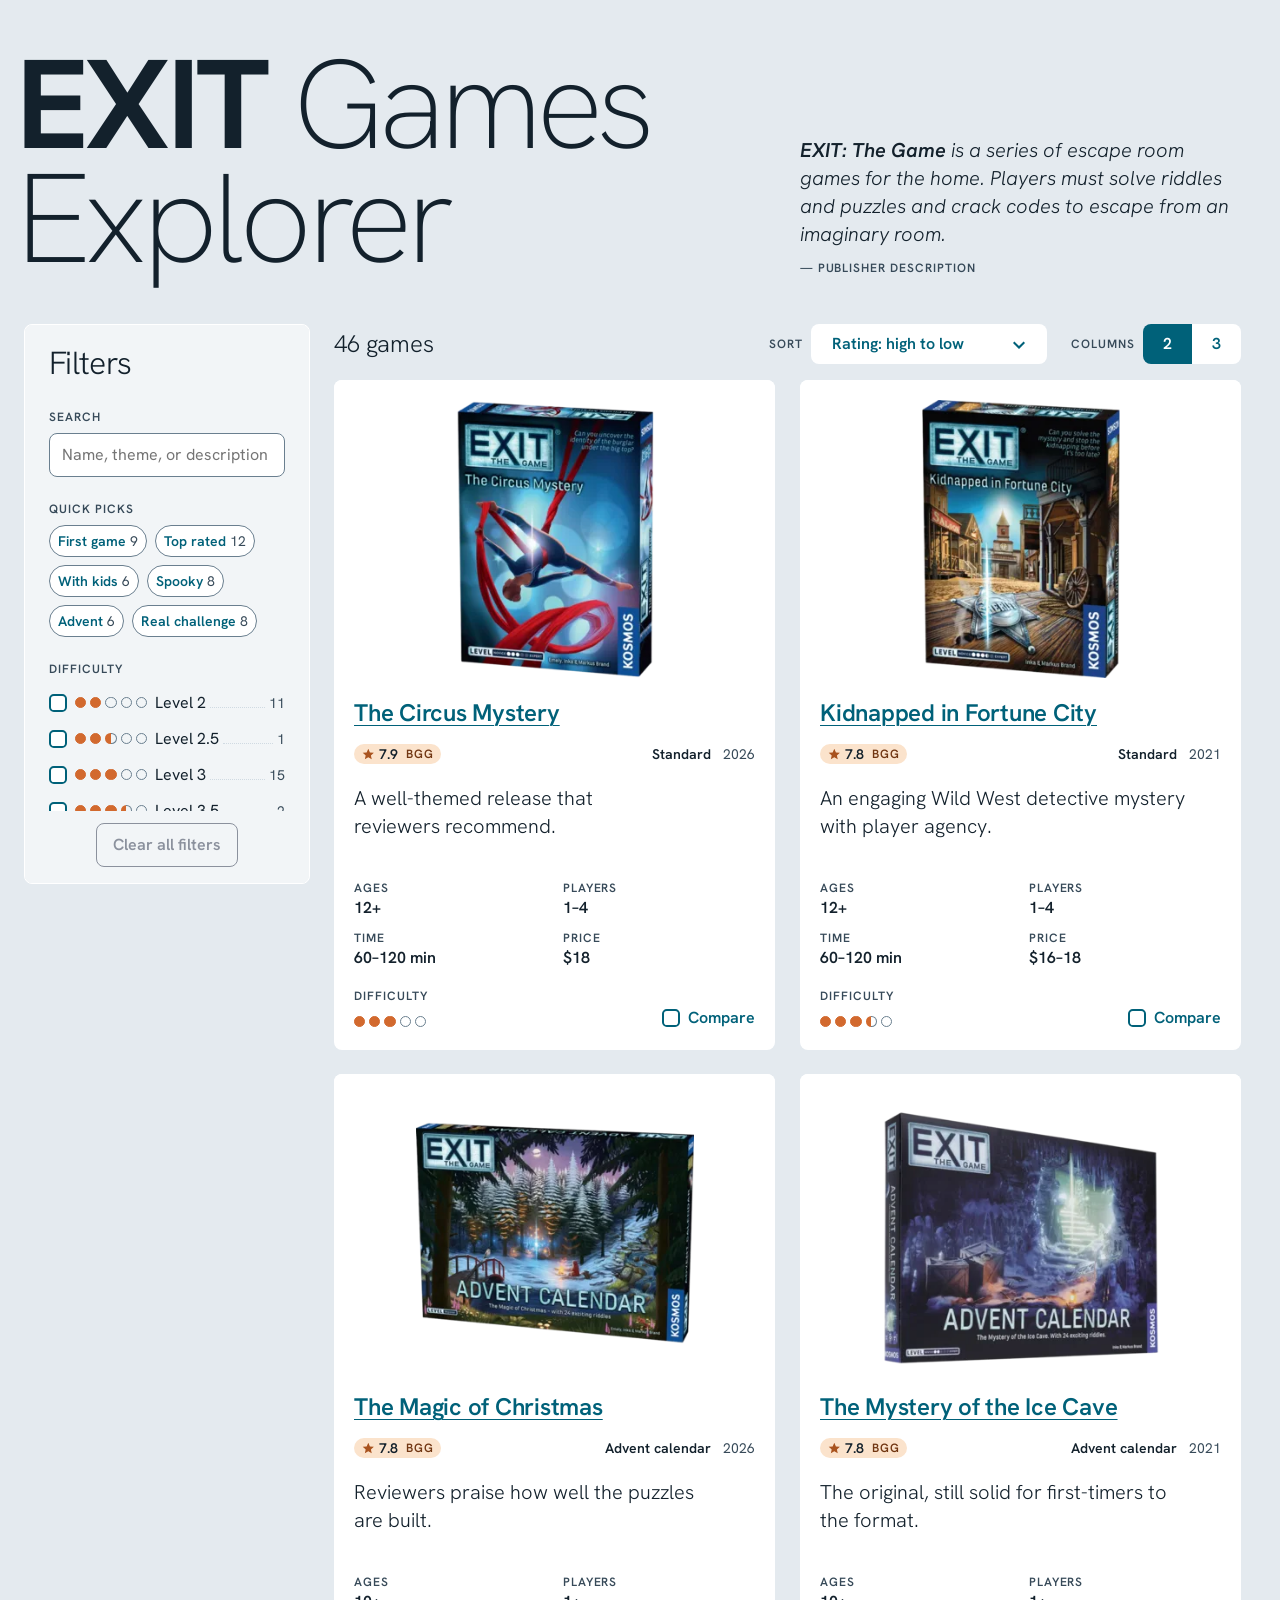
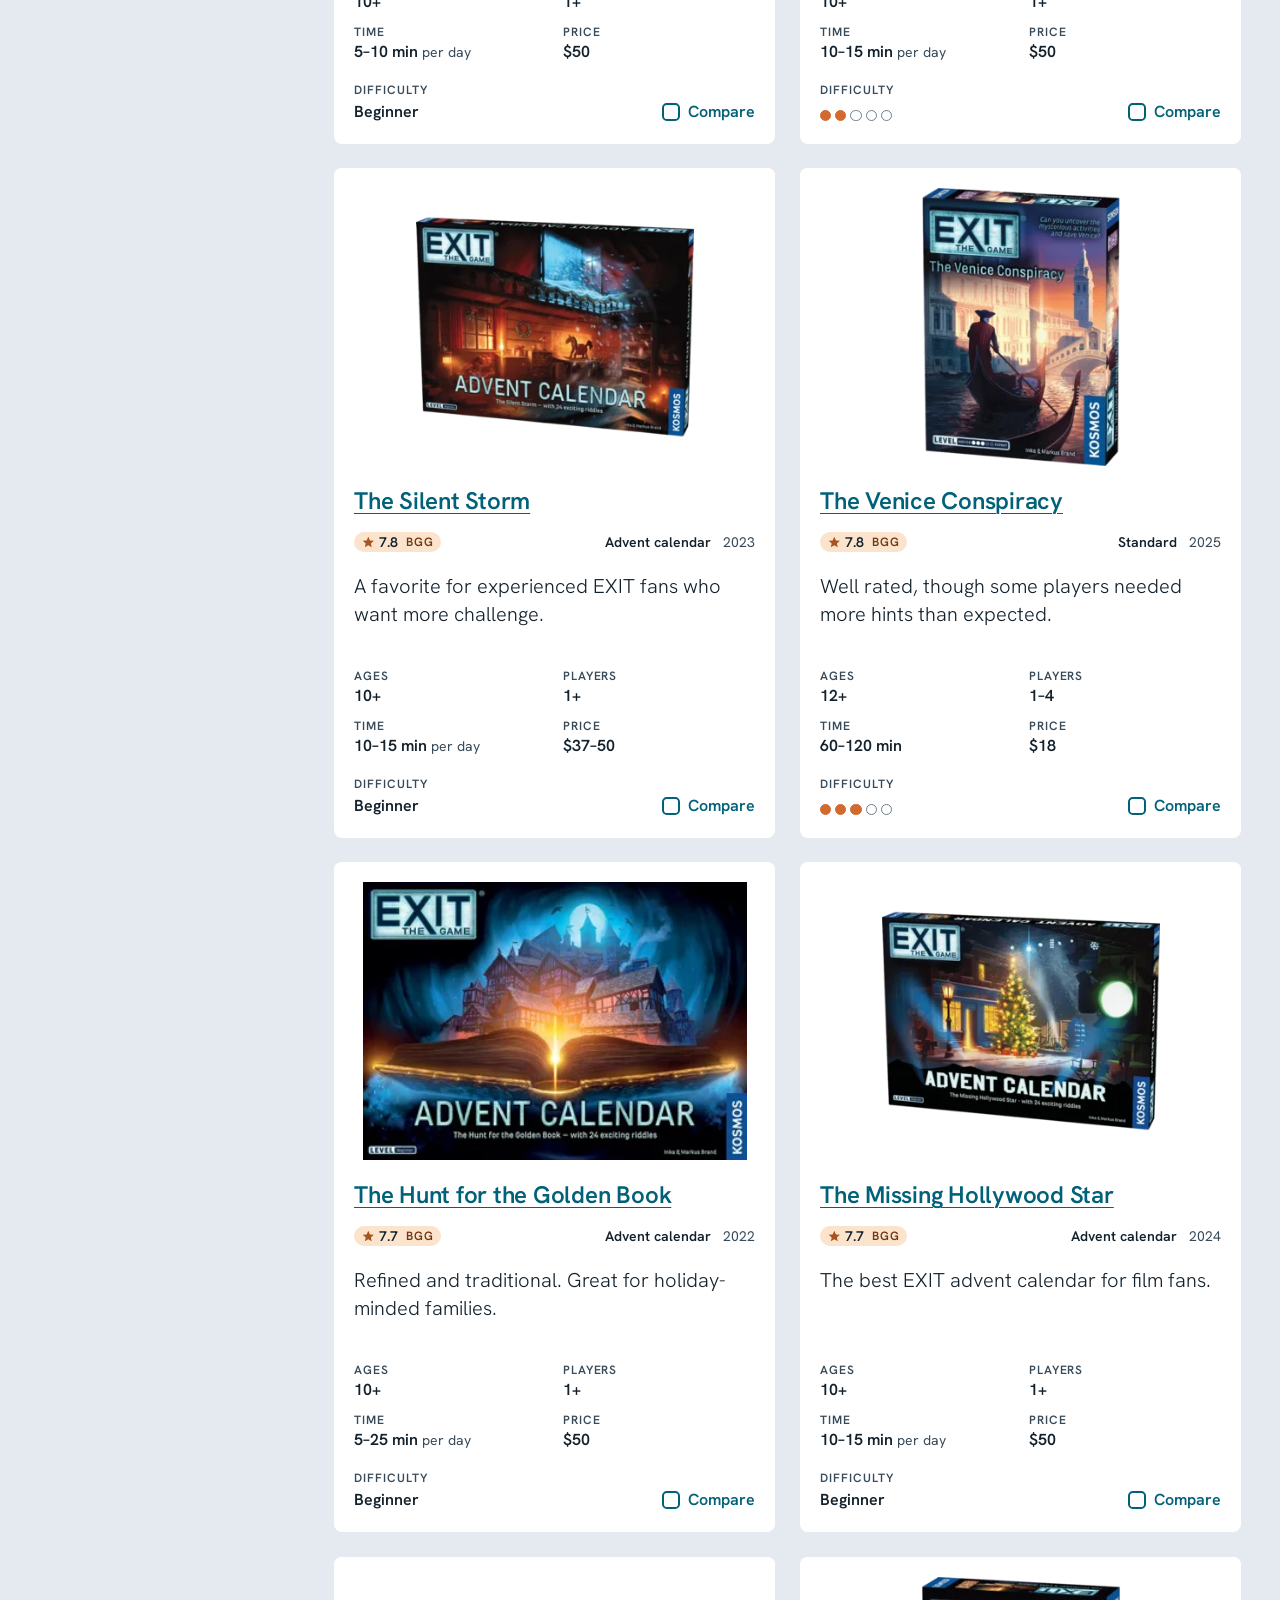
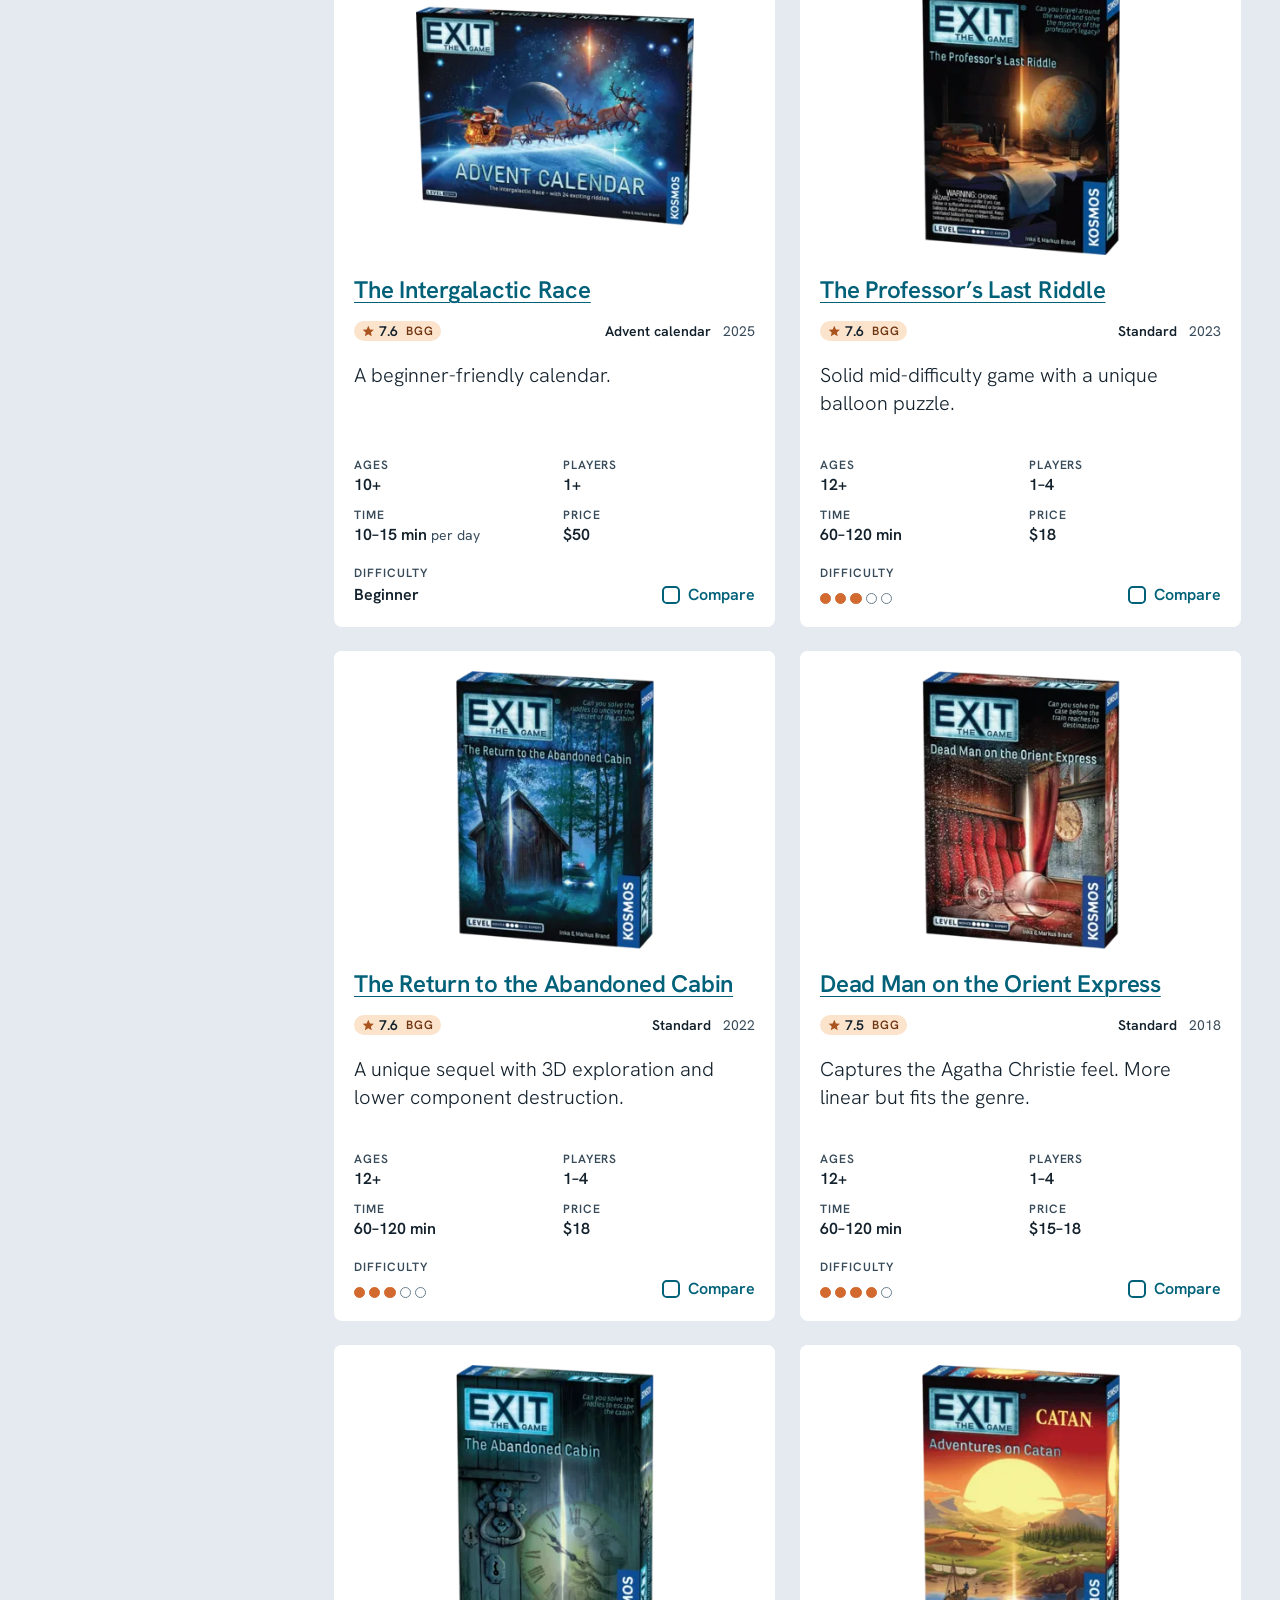
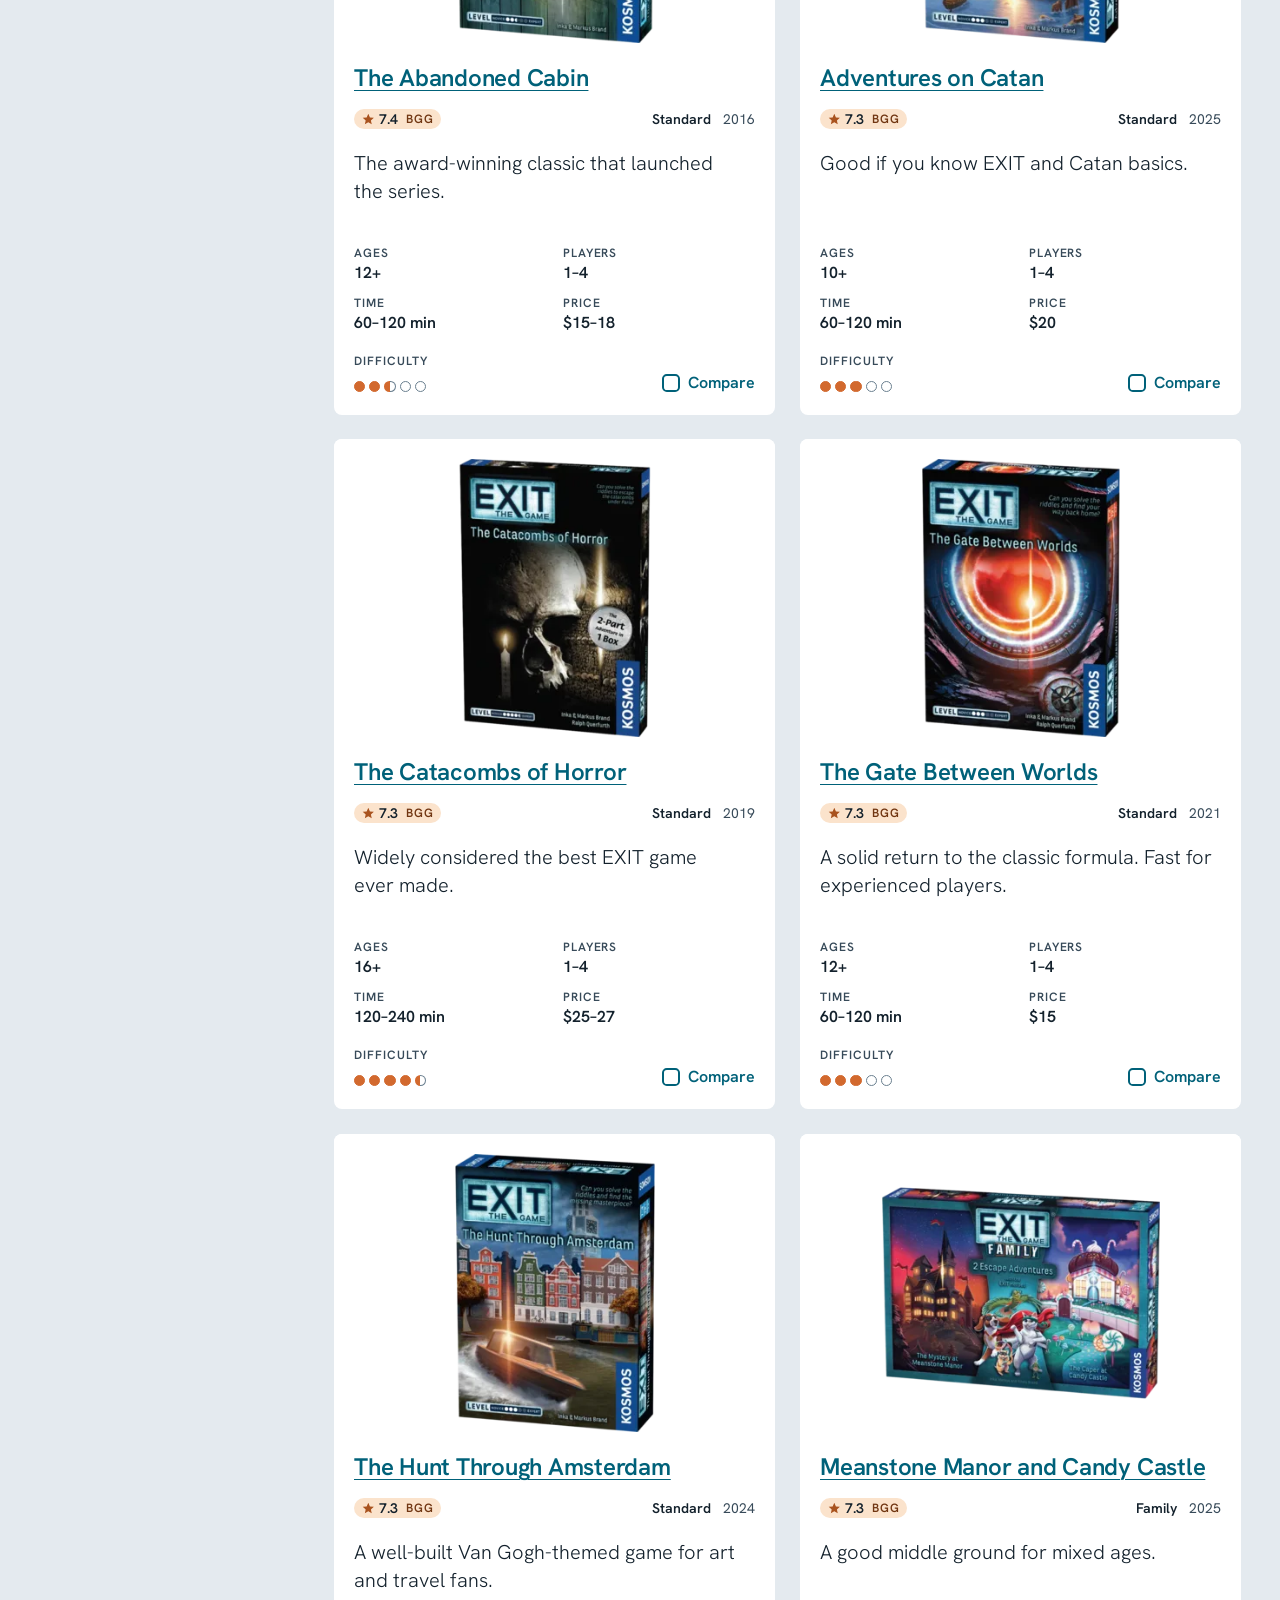
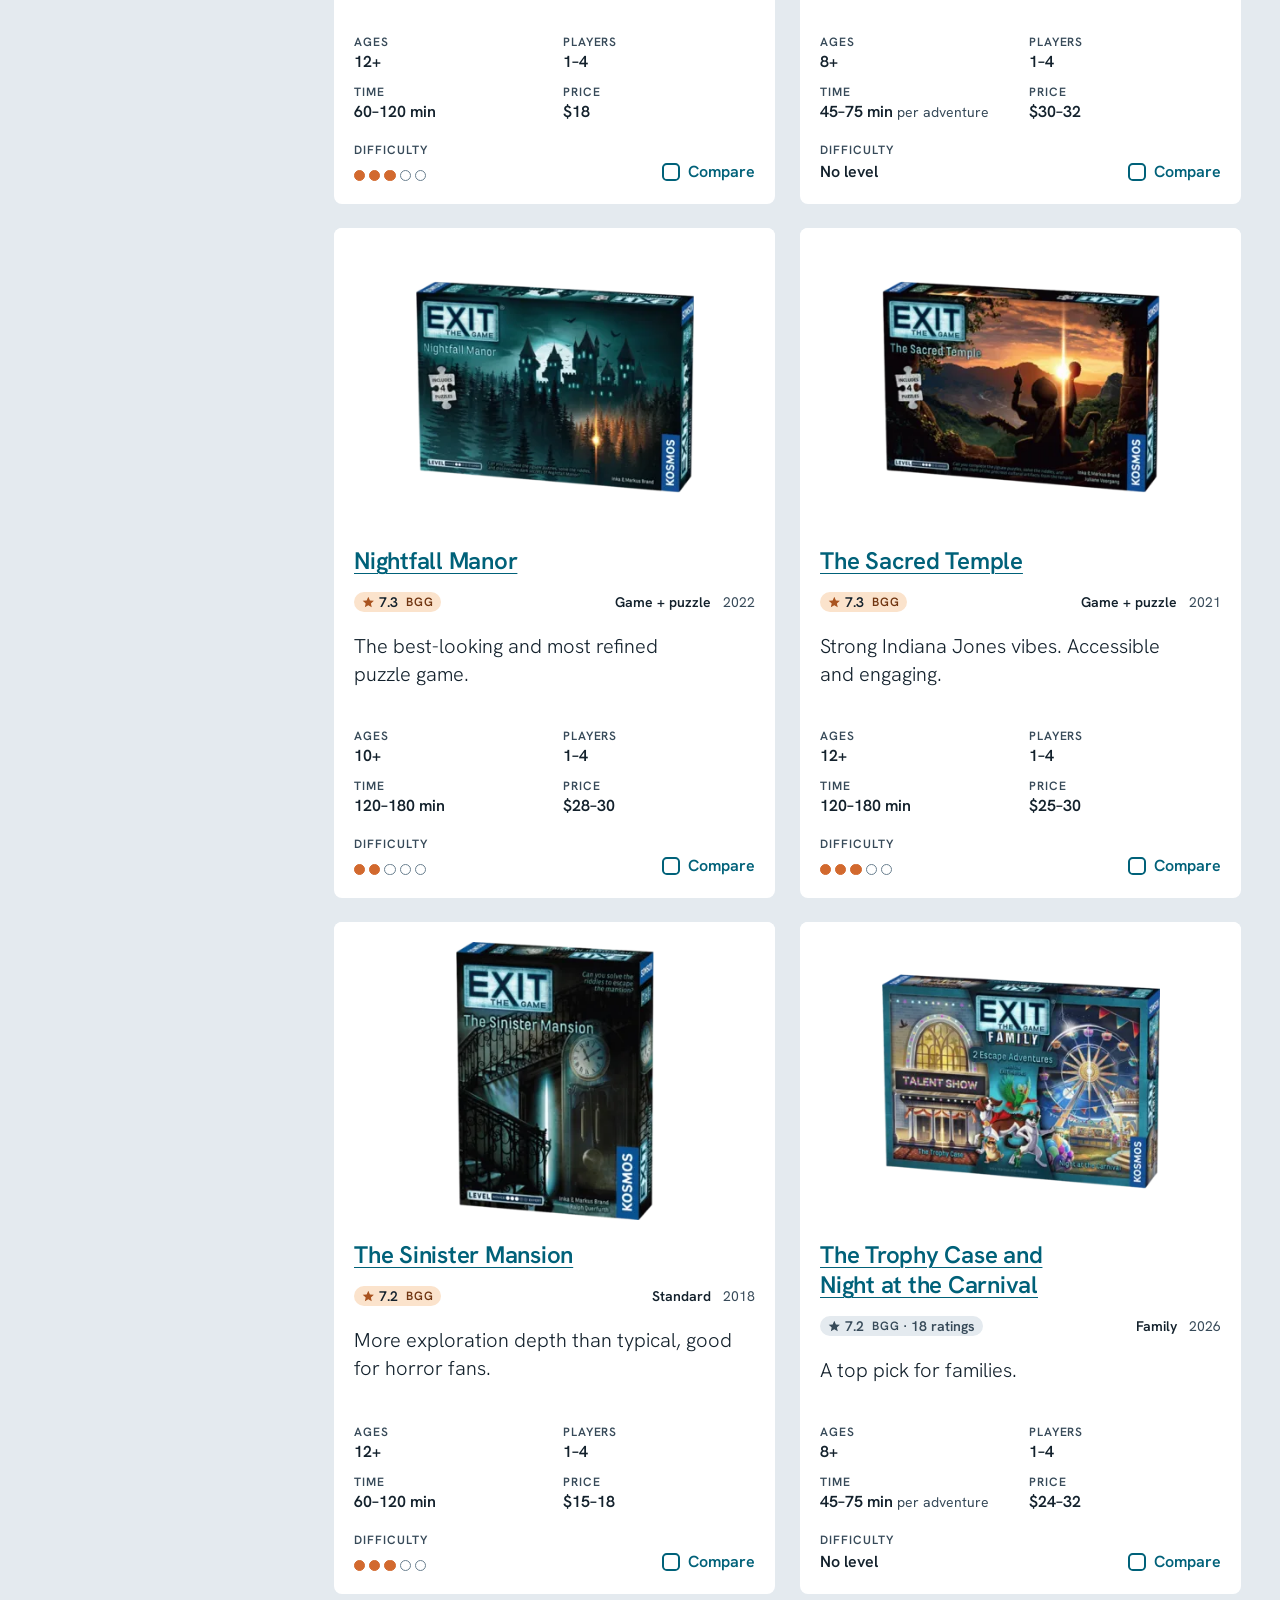
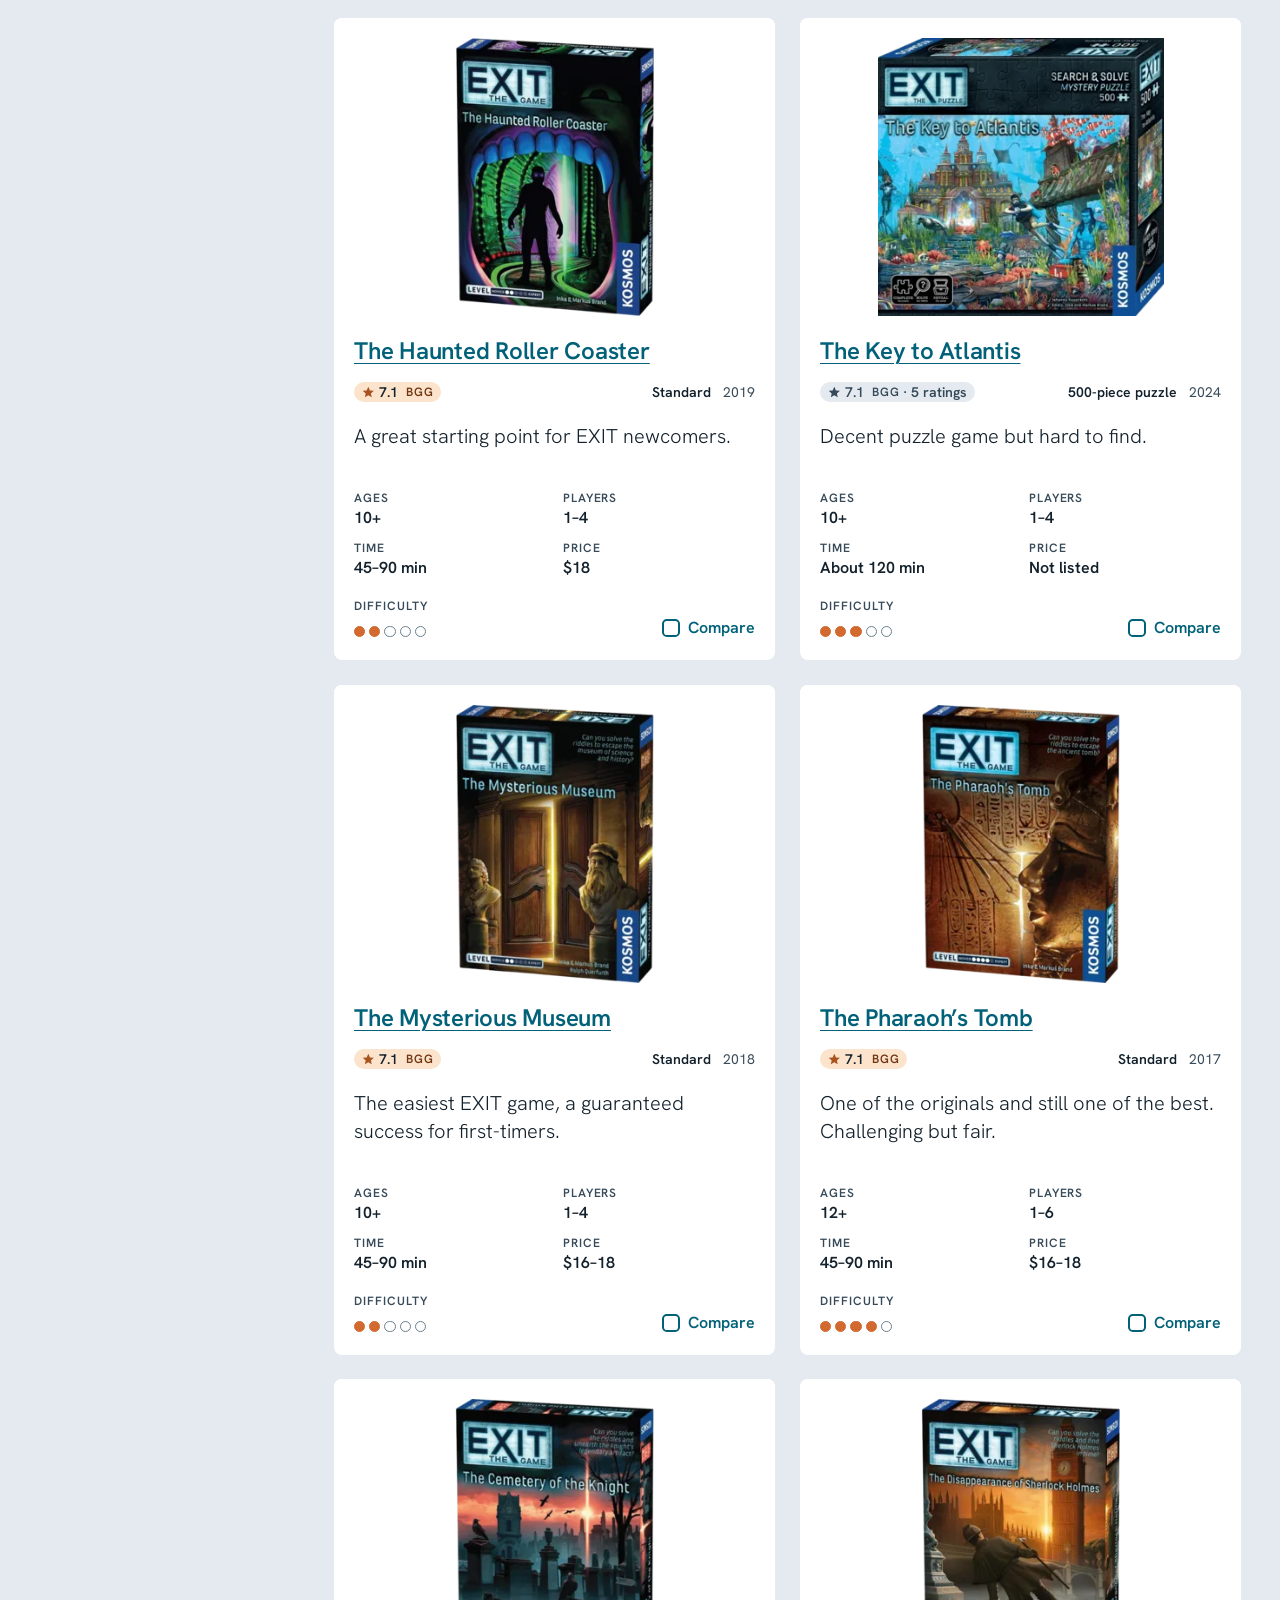
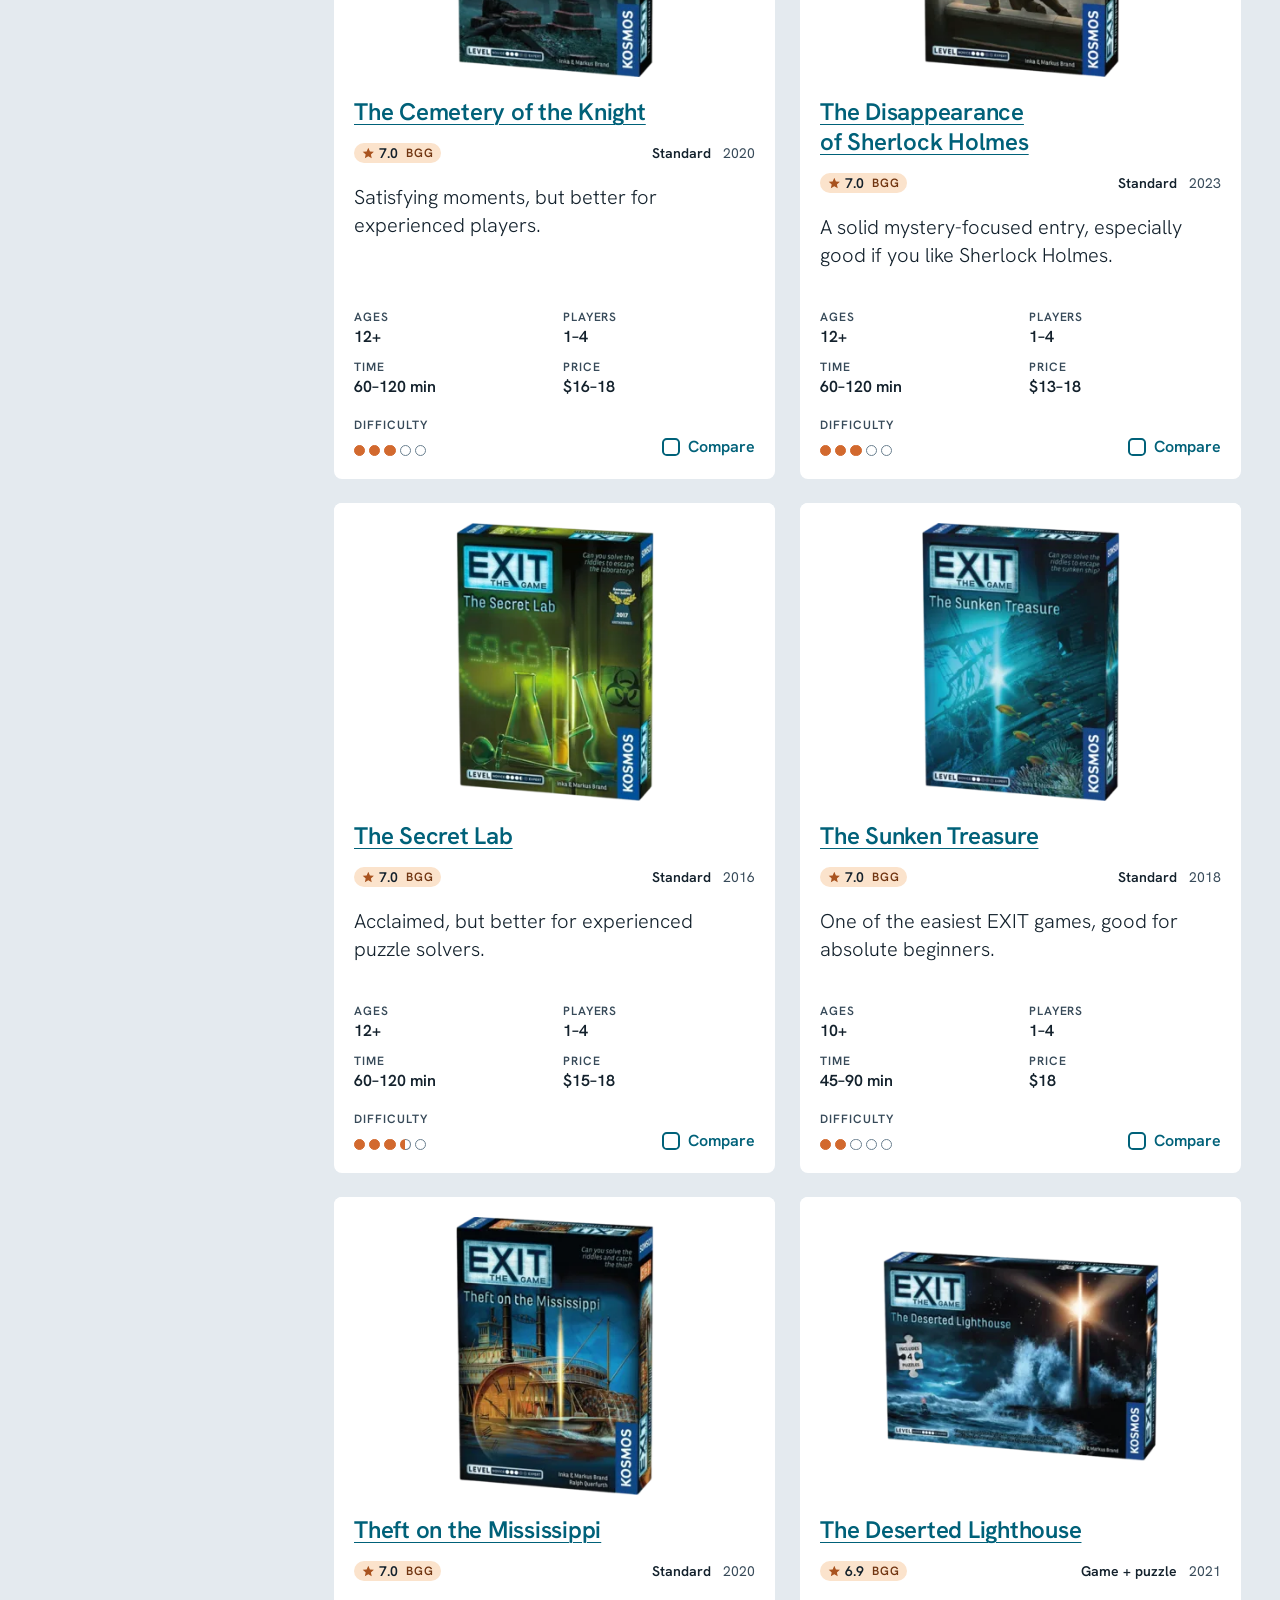
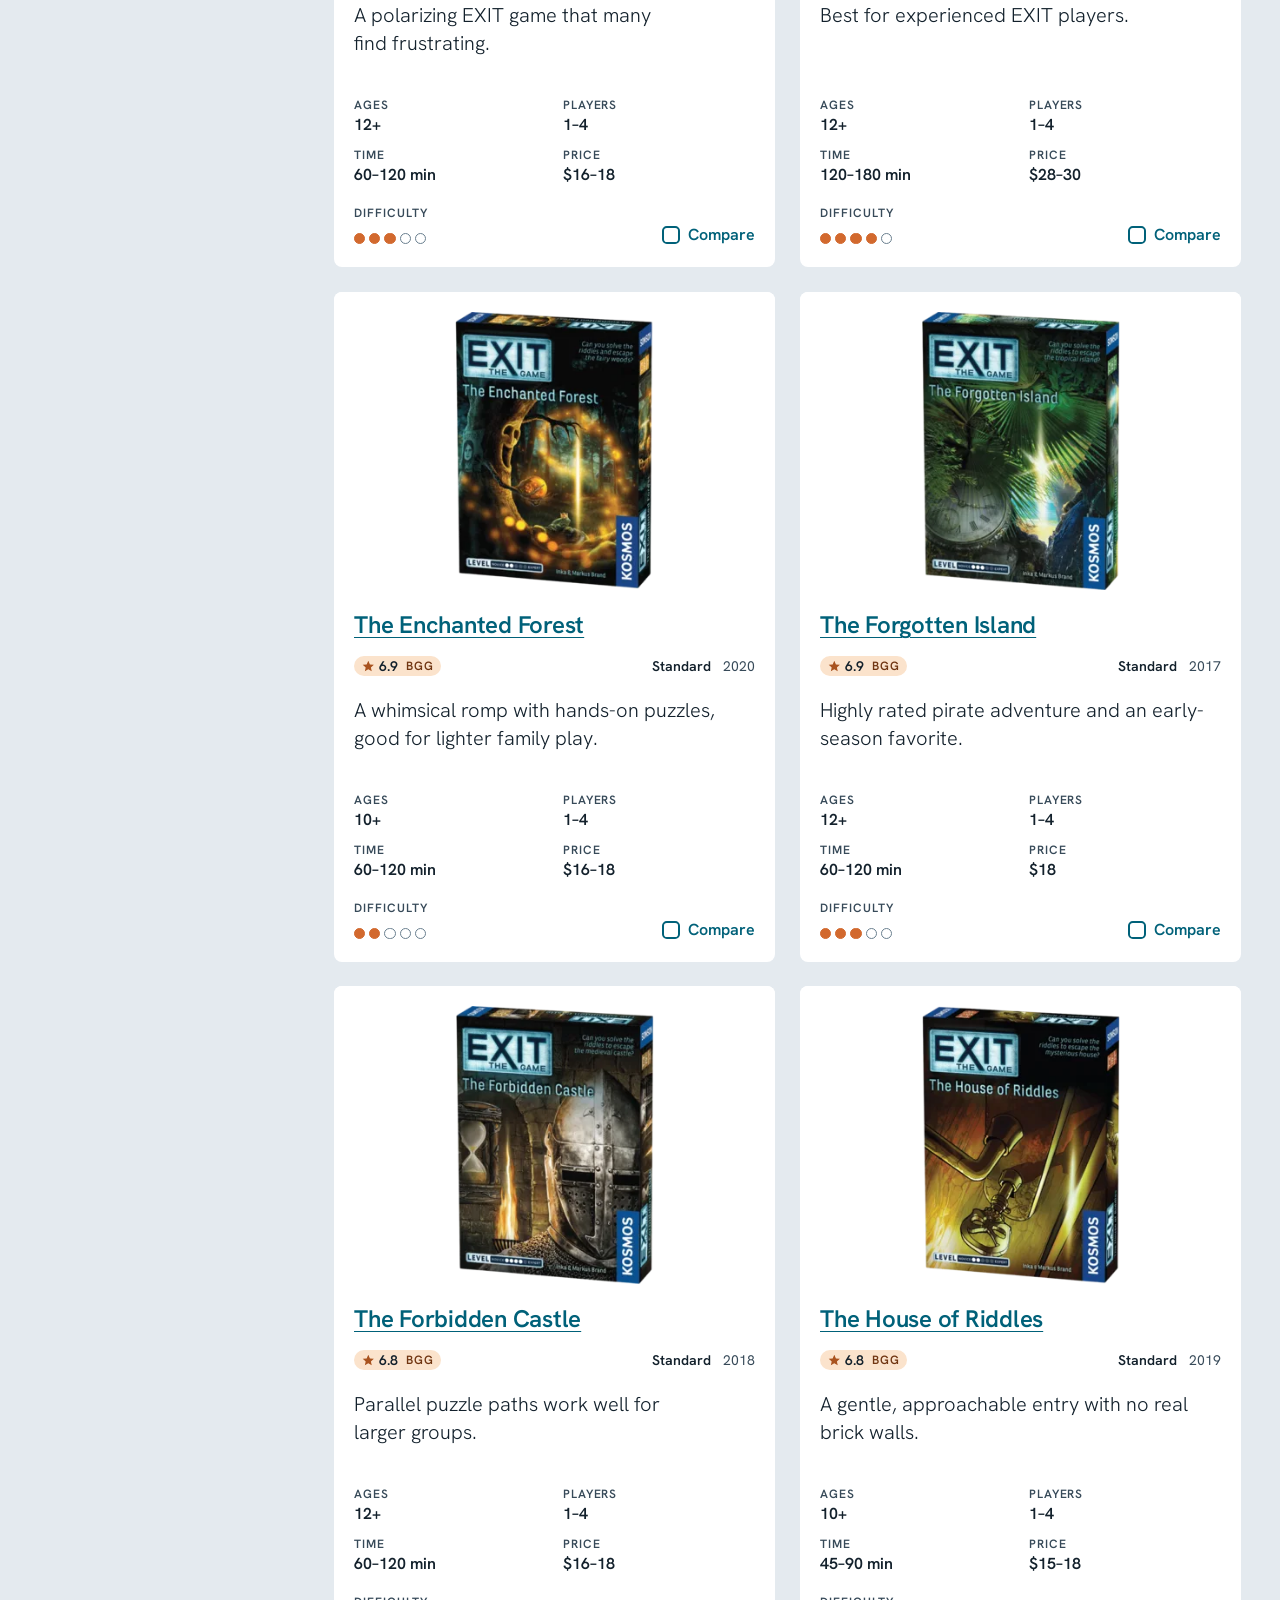
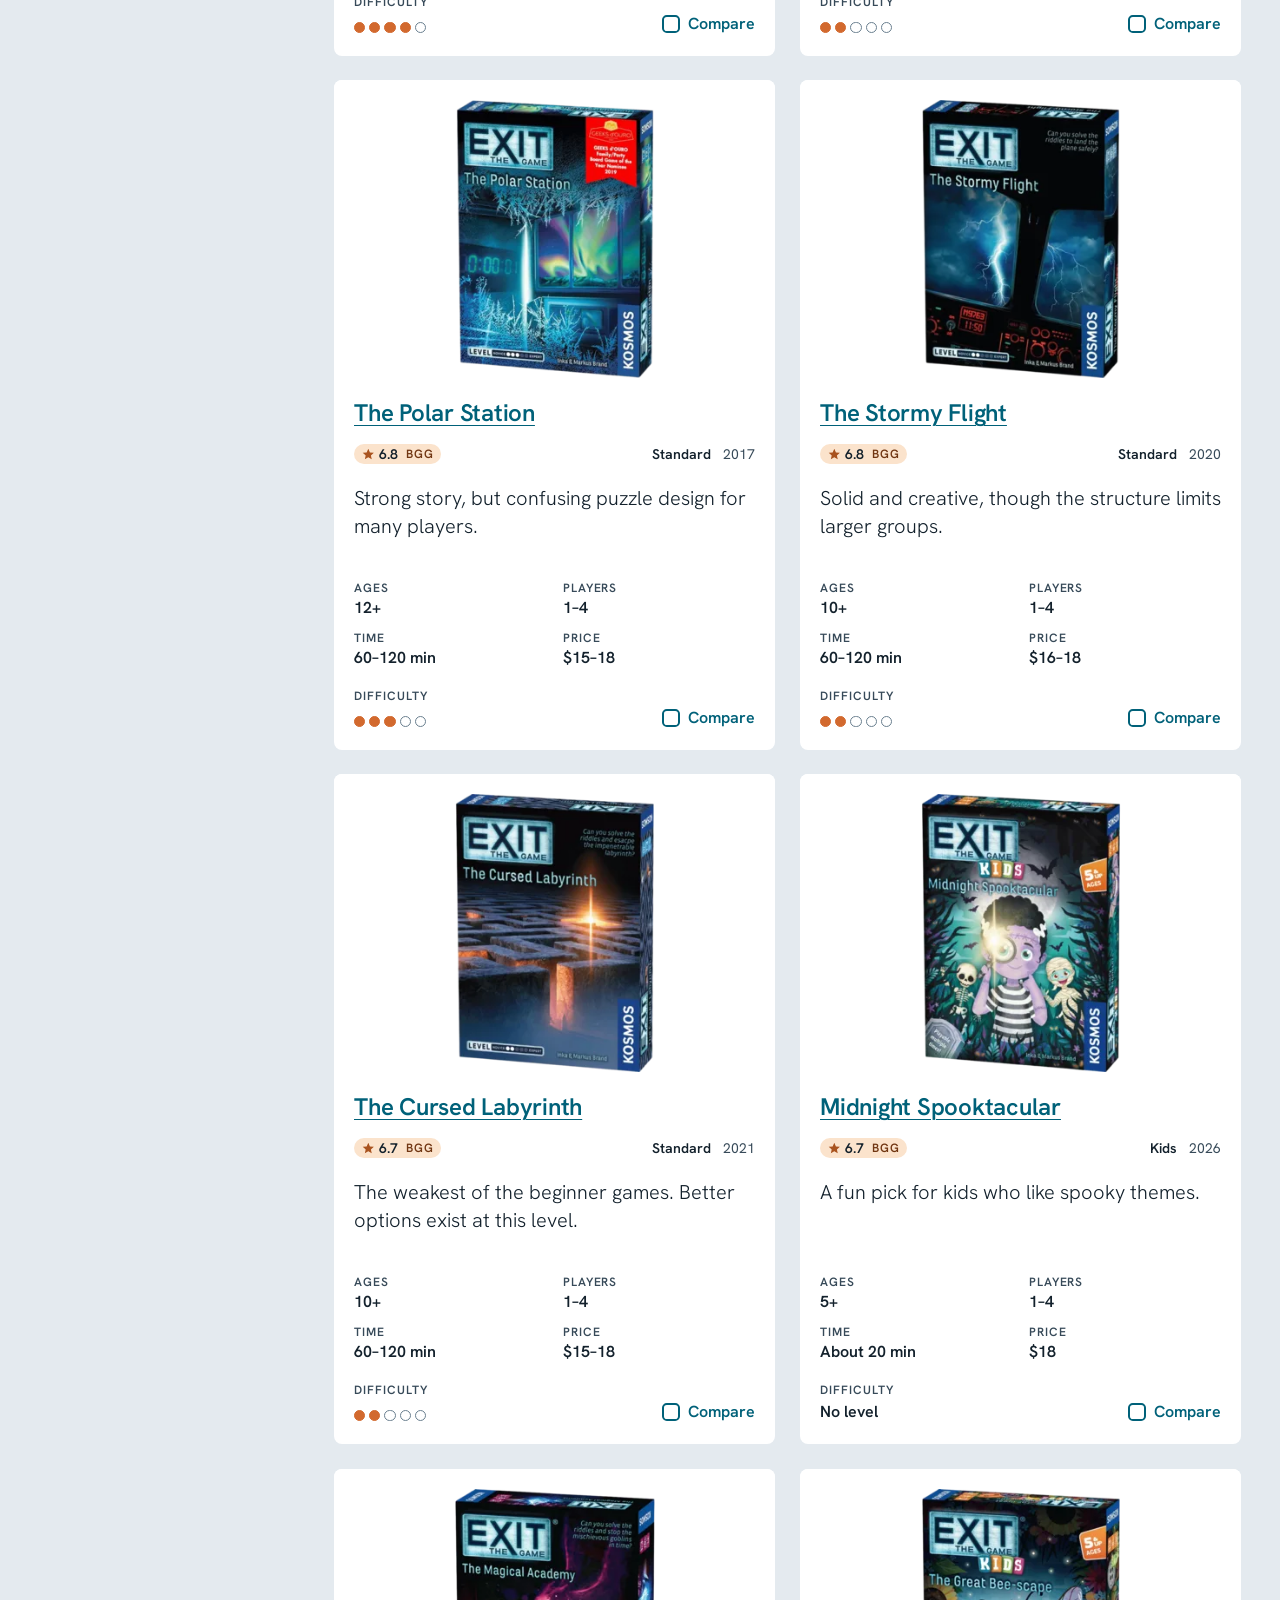
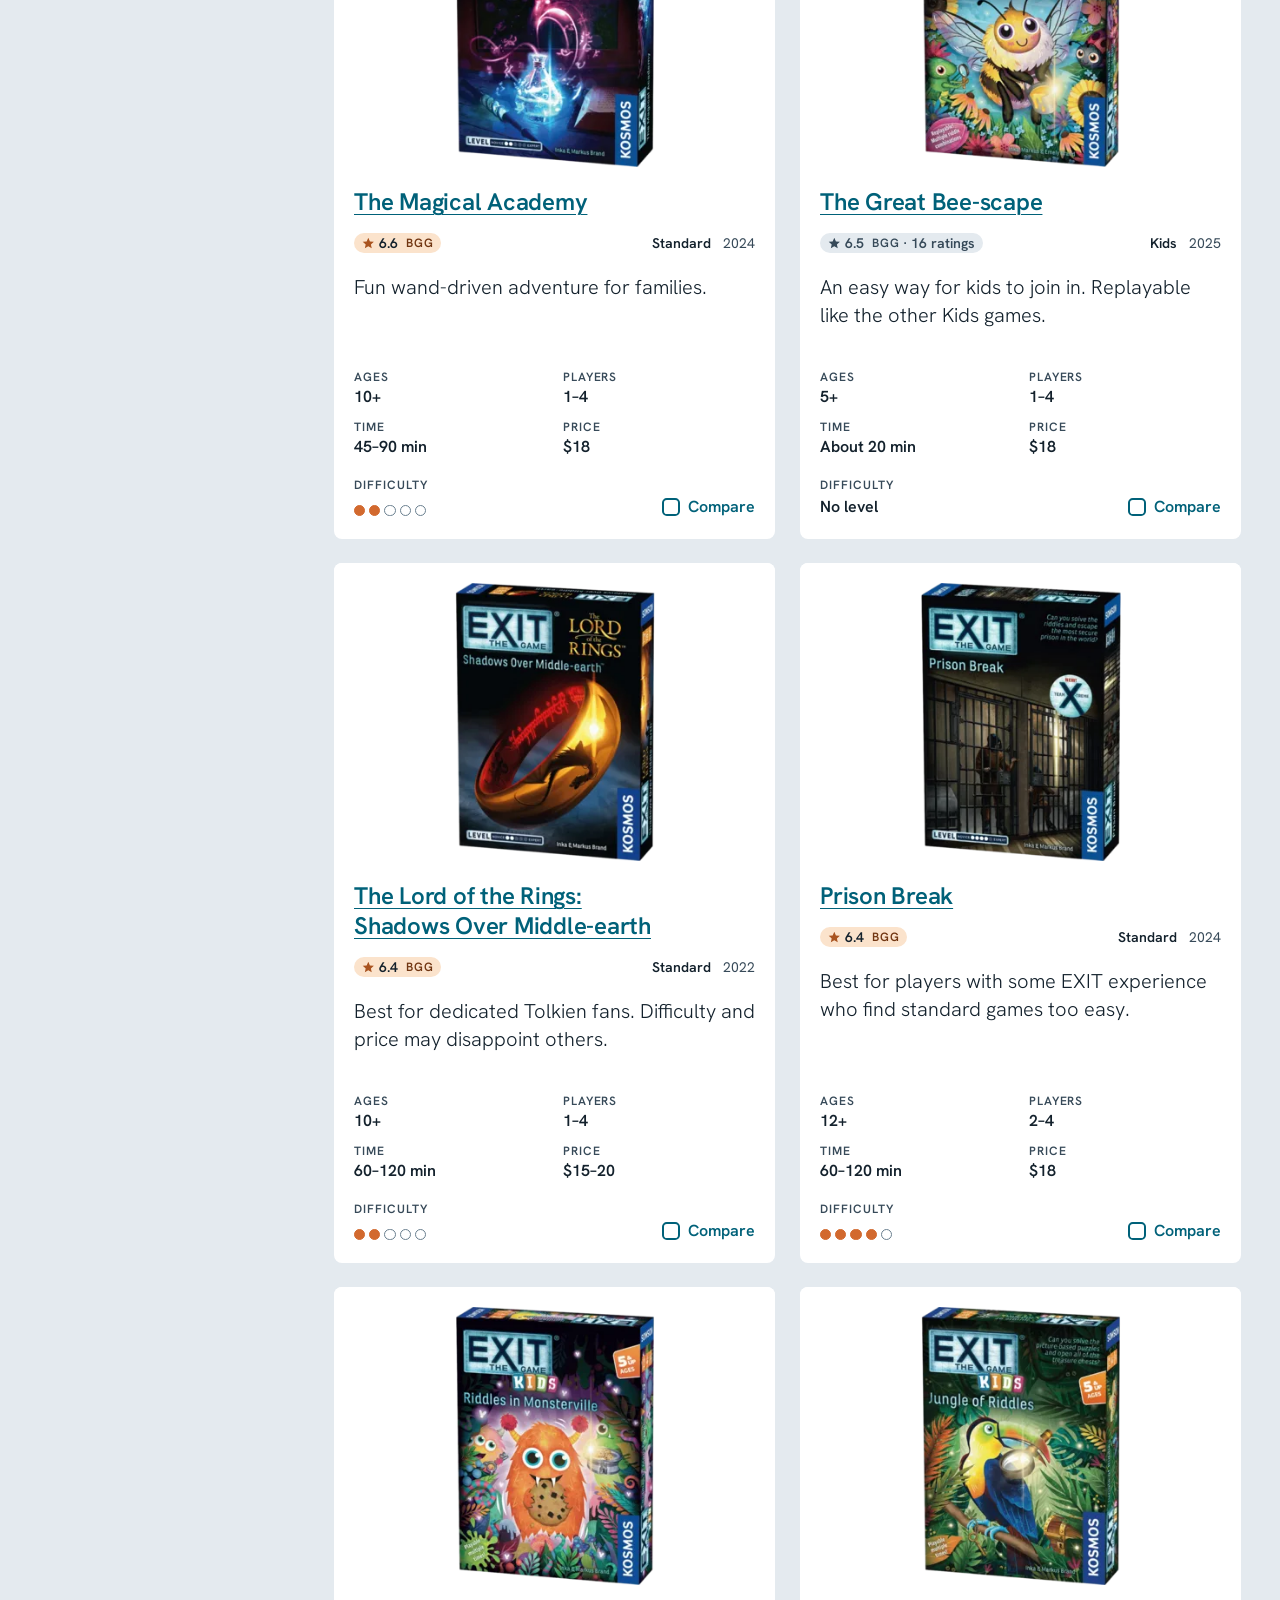
<file: exit-games-explorer/index.html>
<!DOCTYPE html>
<html lang="en">
<head>
<meta charset="utf-8">
<meta name="viewport" content="width=device-width, initial-scale=1">
<title>EXIT Games Explorer</title>
<meta name="description" content="Narrow the 46 EXIT games by difficulty, rating, theme and age, read each game’s details, and compare up to four side by side.">
<!-- Fonts are fetched in anonymous CORS mode, so the preload has to match it even on the same site -->
<link rel="preload" href="fonts/hanken-grotesk-latin-wght-normal.woff2" as="font" type="font/woff2" crossorigin>
<script>
  /* Applies a theme saved by the footer's switch before the first paint, so the
     page never flashes the other theme. The key is shared with the gallery. */
  try {
    const theme = localStorage.getItem('ai-playground-theme');
    if (theme === 'light' || theme === 'dark') document.documentElement.dataset.theme = theme;
  } catch { }
</script>
<style>
@layer tokens, base, layout, components, type;

/* A link's underline thickness, registered so a hover's change can be transitioned, which the thickness itself is not
   in Chromium; links rest at the initial value. It does not inherit, so a change restyles only the link. */
@property --underline {
  syntax: "<length>";
  inherits: false;
  initial-value: 0.75px;
}

/* Hanken Grotesk, variable in weight, Latin subset. Copyright 2021 The Hanken Grotesk Project Authors,
   under the SIL Open Font License 1.1. Only the regular is preloaded: the italic sets one quote, and
   the browser fetches it when that quote is drawn. */
@font-face {
  font-family: "Hanken Grotesk";
  src: url("fonts/hanken-grotesk-latin-wght-normal.woff2") format("woff2");
  font-weight: 200 800;
  font-style: normal;
  font-display: swap;
}
@font-face {
  font-family: "Hanken Grotesk";
  src: url("fonts/hanken-grotesk-latin-wght-italic.woff2") format("woff2");
  font-weight: 200 800;
  font-style: italic;
  font-display: swap;
}
/* Arial resized to Hanken Grotesk's widths and line metrics, so text barely moves when the web font
   swaps in. Each size-adjust is specific to Arial against this font. Since size-adjust scales the
   overrides too, ascent-override is Hanken Grotesk's ascent (1em) over size-adjust and descent-override
   its descent (0.3em) over size-adjust. Arial has no light weights, so the light group uses Arial's
   regular at a smaller size. Without Arial the family is skipped. */
@font-face {
  font-family: "Hanken Grotesk fallback";
  src: local("Arial");
  font-weight: 200 300;
  size-adjust: 97.82%;
  ascent-override: 102.23%;
  descent-override: 30.67%;
  line-gap-override: 0%;
}
@font-face {
  font-family: "Hanken Grotesk fallback";
  src: local("Arial");
  font-weight: 400 500;
  size-adjust: 100.38%;
  ascent-override: 99.62%;
  descent-override: 29.89%;
  line-gap-override: 0%;
}
@font-face {
  font-family: "Hanken Grotesk fallback";
  src: local("Arial Bold");
  font-weight: 600 800;
  size-adjust: 94.97%;
  ascent-override: 105.30%;
  descent-override: 31.59%;
  line-gap-override: 0%;
}

/* ---------- Tokens ---------- */
@layer tokens {
  :root {
    --font: "Hanken Grotesk", "Hanken Grotesk fallback", system-ui, sans-serif;
    --weight-display: 200;
    --weight-light: 300;
    --weight-regular: 400;
    --weight-semibold: 600;
    --weight-bold: 700;

    /* Type roles: size / line height. The type layer assigns them. */
    /* The label's line height, which the Details actions also space by */
    --leading-label: 1rem;
    --text-label: 0.75rem / var(--leading-label);
    --text-meta: 0.875rem / 1.25rem;
    /* The value's line height, which the store links' target padding is measured from */
    --leading-value: 1.25rem;
    --text-value: 1rem / var(--leading-value);
    --text-body: 1rem / 1.5rem;
    --text-deck: 1.25rem / 1.75rem;
    --text-name: 1.5rem / 1.875rem;
    --text-title: 2rem / 2.25rem;
    --text-display: min(8rem, 1.5rem + 8vw) / 0.9;
    --track-label: 0.08em;
    --track-name: -0.01em;
    --track-title: -0.02em;
    --track-display: -0.045em;

    --space-1: 0.25rem;
    --space-2: 0.5rem;
    --space-3: 0.75rem;
    --space-4: 1rem;
    --space-5: 1.25rem;
    --space-6: 1.5rem;
    --space-8: 2rem;
    --space-10: 2.5rem;
    --space-12: 3rem;

    /* Spacing roles, named by where the space is used */
    --gap-label: 0.125rem;           /* a label over its value; the one space off the 4px rhythm */
    --gap-hair: var(--space-1);      /* icon to its text, dot to dot */
    --gap-tight: var(--space-2);     /* related controls side by side; a label beside its value */
    --gap-row: var(--space-3);       /* fact rows; a title to its meta line */
    --gap-stack: var(--space-4);     /* items stacked inside one component */
    --gap-group: var(--space-5);     /* groups inside a card or dialog */
    --gap-section: var(--space-6);   /* sections inside a dialog or panel */
    --gap-region: var(--space-8);    /* the page's big areas */
    --inset: var(--space-6);         /* padding of containers: page edge, dialogs, sheet, panel */
    --inset-card: var(--space-5);    /* padding of cards and table cells */

    /* A checkbox's corners */
    --radius-xs: 0.3rem;
    --radius-s: 0.375rem;
    --radius-m: 0.5rem;
    --radius-pill: 999px;
    --page-max: 80rem;
    /* The layout grid: 24 columns, so two and three cards both land on its lines */
    --grid-tracks: repeat(24, minmax(0, 1fr));
    --gutter: var(--space-6);
    --dialog-max: 64rem;
    /* The window's height, for dialogs, the sheet and the panel. dvh tracks a phone's browser bars as
       they show and hide; browsers without it take vh. */
    --viewport-block: 100vh;
    --card-min: 19rem;
    --target-min: 2.75rem;
    --target-compact: 2rem;
    --target-tool: 2.5rem;           /* Sort and the Columns switch, side by side in the results bar */
    --target-row: 1.5rem;            /* the row a Compare box sits on, at the 24px minimum target size */
    --option-height: 2.25rem;
    --tray-pad: var(--space-4);
    /* The space reserved below the page's end and as bottom scroll padding while the tray shows: the tray's one
       row of targets and its padding, and a gap above it */
    --tray-clearance: calc(var(--target-min) + 2 * var(--tray-pad) + var(--gap-group));
    --focus-width: 3px;
    --focus-offset: 3px;
    --switch-option: var(--target-min);
    --switch-icon: 1.125rem;

    /* Motion: quick for color and state changes, base for things that move, slow for large surfaces.
       Things arrive and change on the easing curve, which slows into place; things leave on the exit curve,
       which gathers speed; crossfades run linear. */
    --motion-quick: 120ms;
    --motion-base: 200ms;
    --motion-slow: 300ms;
    /* A dialog closes a little quicker than it opens */
    --motion-close: calc(var(--motion-slow) * 0.8);
    --motion-ease: cubic-bezier(0.2, 0, 0, 1);
    --motion-ease-exit: cubic-bezier(0.3, 0, 1, 1);
    /* Dialogs opening: most of the way at once, then a long, settling approach */
    --motion-ease-settle: cubic-bezier(0.05, 0.7, 0.1, 1);
    /* A tray item's size when it starts settling in */
    --settle-scale: 0.85;
    /* The card light gliding to a neighboring card: slow, with a barely-there settle */
    --motion-glide: 520ms;
    --motion-ease-glide: cubic-bezier(0.25, 1.06, 0.4, 1);

    /* Colors, light; the dark blocks below override them.
       Neutrals take the hue of the box art's dominant deep blue. Every surface is the ground, a block on it, or the Filters panel's recessed surface. */
    --color-bg: #E4EAEF;
    --color-surface: #FFFFFF;
    /* The recessed panel: halfway from the ground to a block, so the cards are the only full blocks beside it */
    --color-panel: #F2F5F7;
    --color-ink: #13212C;
    --color-ink-muted: #374A59;
    /* Disabled controls: a grey well below the text floor on purpose, so "off" reads as off */
    --color-disabled: #8B919D;
    --color-line: #D0DAE2;
    /* Borders of controls: the 3:1 non-text floor */
    --color-control-line: #6A7F8F;
    /* Clickable: the teal of the EXIT logo plate, as text and as fills. Every control wears it; nothing else does. */
    --color-accent: #006179;
    --color-accent-strong: #00485E;
    --color-on-accent: #FFFFFF;
    /* A hovered filter option's text, at 7:1 on the recessed panel; dark mode takes the glow, since its
       stronger teal sits too near the white labels to read as a change */
    --color-option-hover: #00485E;
    /* Attention: the orange of the kids' age tag and the covers' warm light, for facts worth noticing
       (difficulty, rating), as marks and tints, and as text only in the BGG label's --color-meaning-ink */
    --color-meaning: #D2692E;
    /* The same orange, deeper, for the star on the rating badge's tint: the 3:1 non-text floor on the tint */
    --color-meaning-strong: #A9531F;
    --color-meaning-soft: #FBE3CC;
    /* The BGG label on the badge's tint, at 7:1 there: a burnt orange in light; in dark a faded warm white, as dim as the
       other labels and well under the score's white */
    --color-meaning-ink: #713612;
    /* The card light: a shadow in the box art's deep blue in light, a neon a step brighter and more saturated
       than the logo's cyan in dark. Its core and the edge's bright spot are layered over these colors, so their
       values are what they add. Dark mode alone draws the hovered card's edge. */
    --color-card-light: rgb(33 59 75 / 0.24);
    --color-card-light-core: rgb(33 59 75 / 0.21);
    --color-card-edge: transparent;
    --color-card-edge-bright: transparent;
    --color-backdrop: rgb(21 26 38 / 0.55);
    --color-shadow: rgb(21 26 38 / 0.16);
    --shadow-tray: 0 -0.5rem 1.5rem rgb(21 26 38 / 0.1);
    --shadow-dialog: 0 1.5rem 3rem rgb(0 0 0 / 0.35);
    --shadow-strip: 0.625rem;
    --shadow-ramp: 1.5rem;

    color-scheme: light dark;
  }
  @supports (height: 100dvh) {
    :root { --viewport-block: 100dvh; }
  }

  /* The footer's theme switch forces one scheme; System leaves the device setting in charge */
  :root[data-theme="light"] { color-scheme: light; }
  :root[data-theme="dark"] { color-scheme: dark; }

  /* Dark mode, chosen on the switch or by the device under System. The two rules carry the same values, since
     a selector cannot test the device setting. Light text on a dark ground reads heavier, so each weight is a
     step lighter; the display weight stays at 200, the lightest the loaded font offers. The dialog's shadow
     deepens and gains a hairline edge, since a shadow barely shows on a dark ground. The theme tests sit in
     :where(), so these rules weigh the same as :root and the more-contrast rules below win by coming later. */
  :root:where([data-theme="dark"]) {
    --weight-light: 270; --weight-regular: 370; --weight-semibold: 570; --weight-bold: 670;
    --color-bg: #0C1620; --color-surface: #152331; --color-panel: #111D29;
    --color-ink: #E9F0F4; --color-ink-muted: #AFC0CC; --color-disabled: #6B7484;
    --color-line: #263A4B; --color-control-line: #6F879A;
    --color-accent: #7CCBDB; --color-accent-strong: #A8E0EA; --color-on-accent: #0C1620; --color-option-hover: #7CCBDB;
    --color-meaning: #E89048; --color-meaning-strong: #F0A866; --color-meaning-soft: #3D2716; --color-meaning-ink: #CCBAA9;
    --color-card-light: rgb(56 214 240 / 0.45); --color-card-light-core: rgb(120 228 246 / 0.55);
    --color-card-edge: rgb(124 203 219 / 0.2); --color-card-edge-bright: rgb(120 228 246 / 0.8);
    --color-backdrop: rgb(5 8 14 / 0.75); --color-shadow: rgb(0 0 0 / 0.6);
    --shadow-tray: 0 -0.5rem 1.5rem rgb(0 0 0 / 0.4);
    --shadow-dialog: 0 1.5rem 3rem rgb(0 0 0 / 0.7), 0 0 0 1px var(--color-line);
  }
  @media (prefers-color-scheme: dark) {
    :root:where(:not([data-theme="light"])) {
      --weight-light: 270; --weight-regular: 370; --weight-semibold: 570; --weight-bold: 670;
      --color-bg: #0C1620; --color-surface: #152331; --color-panel: #111D29;
      --color-ink: #E9F0F4; --color-ink-muted: #AFC0CC; --color-disabled: #6B7484;
      --color-line: #263A4B; --color-control-line: #6F879A;
      --color-accent: #7CCBDB; --color-accent-strong: #A8E0EA; --color-on-accent: #0C1620; --color-option-hover: #7CCBDB;
      --color-meaning: #E89048; --color-meaning-strong: #F0A866; --color-meaning-soft: #3D2716; --color-meaning-ink: #CCBAA9;
      --color-card-light: rgb(56 214 240 / 0.45); --color-card-light-core: rgb(120 228 246 / 0.55);
      --color-card-edge: rgb(124 203 219 / 0.2); --color-card-edge-bright: rgb(120 228 246 / 0.8);
      --color-backdrop: rgb(5 8 14 / 0.75); --color-shadow: rgb(0 0 0 / 0.6);
      --shadow-tray: 0 -0.5rem 1.5rem rgb(0 0 0 / 0.4);
      --shadow-dialog: 0 1.5rem 3rem rgb(0 0 0 / 0.7), 0 0 0 1px var(--color-line);
    }
  }

  /* Narrow screens: containers sit closer to the edge */
  @media (max-width: 40rem) {
    :root { --inset: var(--space-4); --gap-region: var(--space-6); }
  }
  /* On the narrowest phones the tray's thumbnails and button can wrap to two rows, so the clearance reserves both */
  @media (max-width: 24rem) {
    :root { --tray-clearance: calc(2 * var(--target-min) + var(--gap-tight) + 2 * var(--tray-pad) + var(--gap-group)); }
  }
  /* Short windows: the fixed tray's padding is a step smaller */
  @media (max-height: 30rem) {
    :root { --tray-pad: var(--space-3); }
  }

  /* More contrast asked for: hairlines take the control border, and the disabled grey moves a step toward the text */
  @media (prefers-contrast: more) {
    :root { --color-line: var(--color-control-line); --color-disabled: #767C88; }
    :root:where([data-theme="dark"]) { --color-disabled: #7D8696; }
  }
  @media (prefers-contrast: more) and (prefers-color-scheme: dark) {
    :root:where(:not([data-theme="light"])) { --color-disabled: #7D8696; }
  }

  /* Below 64rem the title runs the full measure: the size is the measure over 5.05, the width of "EXIT Games" in
     ems in Hanken Grotesk at these weights with a little room to spare, capped at the desktop's 8rem. The measure
     is the masthead's width in container units, since 100vw also counts a classic scrollbar. Browsers without
     container units keep the wide-screen size, which fits inside the measure at every width. */
  @supports (width: 1cqi) {
    @media (max-width: 64rem) {
      :root { --text-display: min(8rem, 100cqi / 5.05) / 0.9; }
    }
  }
}

/* ---------- Base ---------- */
@layer base {
  *, *::before, *::after { box-sizing: border-box; }
  /* Wide screens keep the scrollbar's room so the page behind a centered dialog does not shift.
     Narrow screens skip it: their full-width dialogs and the sheet cover the page, and a kept
     gutter would leave an empty strip beside them. */
  @media not all and (max-width: 64rem) {
    html { scrollbar-gutter: stable; }
  }
  html:has(dialog[open]) { overflow: hidden; }
  body { margin: 0; background: var(--color-bg); color: var(--color-ink); }
  h1, h2, h3, h4, p, ul, dl, dd { margin: 0; }
  button, input, select { font: inherit; color: inherit; }
  :focus-visible { outline: var(--focus-width) solid var(--color-accent); outline-offset: var(--focus-offset); }
  img { display: block; max-width: 100%; }
  .visually-hidden {
    position: absolute; width: 1px; height: 1px; overflow: hidden;
    clip-path: inset(50%); white-space: nowrap;
  }
  .icon-sprite { position: absolute; width: 0; height: 0; overflow: hidden; }
  /* Targets of in-page links, not controls */
  [tabindex="-1"]:focus { outline: none; }
}

/* ---------- Layout ---------- */
@layer layout {
  .page { max-width: var(--page-max); margin-inline: auto; padding-inline: var(--inset); }

  /* The masthead: a light title with the publisher's quote as a deck, full width on phones,
     two thirds of the grid under the title from 40rem, and beside the title on wide screens */
  /* A container, so the title's size can be fitted to its width in container units. The title's first line is
     trimmed to its capitals in the type layer, so the space above the capitals equals the space below the last line. */
  .masthead { container-type: inline-size; padding-block: var(--space-12); }
  /* Optical alignment: the title moves left by the bold E's side bearing, so the ink of "EXIT" lines up with the
     content edge below it. Specific to Hanken Grotesk's bold E. */
  .masthead h1 { margin-inline-start: -0.062em; }
  .lede { margin: var(--gap-section) 0 0; }
  .lede blockquote { margin: 0; }
  .lede-source { margin-block-start: var(--gap-row); }
  /* The dash marks the quotation; screen readers skip it where the browser supports alternative text for generated content */
  .lede-source::before { content: "\2014\00a0"; content: "\2014\00a0" / ""; }
  @media not all and (max-width: 40rem) {
    .masthead { display: grid; grid-template-columns: var(--grid-tracks); column-gap: var(--gutter); }
    .masthead h1 { grid-column: 1 / -1; }
    .lede { grid-column: 1 / span 16; }
  }
  @media not all and (max-width: 64rem) {
    .masthead { align-items: end; }
    .masthead h1 { grid-column: 1 / span 14; }
    .lede { grid-column: 15 / -1; margin: 0; }
  }
  /* Beside two cards, the deck starts on the second card's line */
  @media not all and (max-width: 75rem) {
    .masthead h1 { grid-column: 1 / span 15; }
    .lede { grid-column: 16 / -1; }
  }

  /* Up to 64rem as many cards fit as --card-min allows, but never more than two, since the Columns switch shows only from 75rem */
  .grid {
    --columns: 2;
    display: grid;
    grid-template-columns: repeat(auto-fill, minmax(min(max(var(--card-min), (100% - var(--gutter)) / 2), 100%), 1fr));
    gap: var(--gutter);
  }
  /* Phones, below where two full cards fit: two narrow cards a row's gap apart, since one card to a row is too large
     to scan or compare */
  @media not all and (min-width: 42.5rem) {
    .grid { grid-template-columns: repeat(2, minmax(0, 1fr)); gap: var(--gap-row); }
  }
  .grid[data-columns="3"] { --columns: 3; }
  /* Wide screens: two columns, and from 75rem the Columns switch sets the count */
  @media not all and (max-width: 64rem) {
    .grid { grid-template-columns: repeat(2, minmax(0, 1fr)); }
  }
  @media not all and (max-width: 75rem) {
    .grid { grid-template-columns: repeat(var(--columns), minmax(0, 1fr)); }
  }

  /* The Filters panel above the results on narrow screens; beside them on wide ones, over 8
     columns while only two cards are offered and 6 once three are, so the cards' area splits
     evenly into two or three on grid lines. The space below sits outside the catalog, so the
     stuck panel's bottom stops level with the last card's. */
  .catalog { display: grid; grid-template-columns: minmax(0, 1fr); gap: var(--gap-section); align-items: start; margin-block-end: var(--gap-region); }
  @media not all and (max-width: 64rem) {
    .catalog { grid-template-columns: var(--grid-tracks); column-gap: var(--gutter); }
    .filters-panel { grid-column: 1 / span 8; }
    .catalog > main { grid-column: 9 / -1; }
  }
  @media not all and (max-width: 75rem) {
    .filters-panel { grid-column: 1 / span 6; }
    .catalog > main { grid-column: 7 / -1; }
  }

  /* The tray covers the bottom of the window, so the page keeps room beneath its end, and an element
     scrolled into view, by focus or by script, stops above the tray. The page script sets data-tray while it shows. */
  html[data-tray] { scroll-padding-block-end: var(--tray-clearance); }
  html[data-tray] body { padding-block-end: var(--tray-clearance); }

  /* The footer is a colophon on the ground: space separates it, not a rule. Above its contents sit the
     catalog's end margin and the top padding, so the bottom padding is both, and the space is even. */
  .footer-inner {
    display: flex; flex-wrap: wrap; align-items: start; justify-content: center;
    gap: var(--gap-section); padding-block: var(--gap-region) calc(2 * var(--gap-region));
  }
  /* The text block's auto end margin absorbs its line's spare room: on one line with the theme switch the switch sits
     at the end, and once the switch wraps to a line of its own, it is centered alone */
  .footer-text { display: grid; grid-template-columns: repeat(2, minmax(0, 1fr)); gap: var(--gap-tight) var(--gap-region); max-width: 60rem; margin-inline-end: auto; color: var(--color-ink-muted); }
  @media (max-width: 44rem) {
    .footer-text { grid-template-columns: minmax(0, 1fr); }
  }
  /* Credit links sit on the ground, where the light theme's clickable teal is under the page's 7:1 for text, so they
     rest in the stronger teal, as the other teal text on the ground does, and hover by thickening the underline */
  .footer-link {
    color: var(--color-accent-strong);
    text-decoration: underline; text-decoration-thickness: var(--underline); text-underline-offset: 0.2em;
  }
  .footer-link:hover { --underline: 2px; }
  .footer-link svg { width: 0.65em; height: 0.65em; fill: currentColor; margin-inline-start: var(--gap-hair); vertical-align: 0.05em; }
}

/* ---------- Components: layout, color and spacing only; type comes from the type layer ---------- */
@layer components {
  /* Skip link: hidden above the page until it has keyboard focus */
  .skip-link {
    position: absolute; z-index: 40;
    inset-block-start: var(--gap-tight); inset-inline-start: var(--gap-tight);
    padding: var(--gap-tight) var(--gap-stack); border-radius: var(--radius-m);
    background: var(--color-ink); color: var(--color-bg); text-decoration: none;
    /* The halo in the page background separates the focus ring from what sits beneath */
    box-shadow: 0 0 0 2px var(--color-bg);
  }
  .skip-link:not(:focus) { transform: translateY(calc(-100% - var(--gap-section))); }
  @media (prefers-reduced-motion: no-preference) {
    .skip-link { transition: transform var(--motion-base) var(--motion-ease); }
  }

  /* Fields you type into rest neutral and take the clickable color on hover */
  .field {
    min-height: var(--target-min); padding-inline: var(--inset-card);
    border: 1px solid var(--color-control-line); border-radius: var(--radius-m);
    background: var(--color-surface);
  }
  /* Narrower sides than the other fields, so the placeholder fits the six-column Filters panel. The clear button that
     Chromium and Safari draw in a search field keeps its room while hidden, so it leaves the layout until there is
     text to clear. */
  .search { inline-size: 100%; padding-inline: var(--gap-row); }
  .search:placeholder-shown::-webkit-search-cancel-button { display: none; }
  /* A hovered search field's edge strengthens like a hovered checkbox's: 2px in the clickable color, the
     extra pixel drawn inside so nothing moves */
  .search:hover { border-color: var(--color-accent); box-shadow: inset 0 0 0 1px var(--color-accent); }
  @media (prefers-reduced-motion: no-preference) {
    .search { transition: border-color var(--motion-quick) var(--motion-ease), box-shadow var(--motion-quick) var(--motion-ease); }
  }

  /* Sort: the select keeps its native menu and dresses as a button; the arrow is drawn */
  .select-wrap { --arrow: 1rem; position: relative; display: grid; color: var(--color-accent); }
  /* The text stops short of the arrow, its inset, and the gap before it */
  select.field {
    appearance: none; cursor: pointer;
    border-color: transparent; color: var(--color-accent);
    padding-inline-end: calc(var(--inset-card) + var(--arrow) + var(--gap-tight));
  }
  .select-arrow {
    position: absolute; inset-inline-end: var(--inset-card); inset-block-start: 50%;
    translate: 0 -50%; inline-size: var(--arrow); block-size: var(--arrow);
    fill: currentColor; pointer-events: none;
  }
  /* Hovered, it fills like a button; the open menu keeps ink on white */
  .select-wrap:hover { color: var(--color-on-accent); }
  .select-wrap:hover select.field { background: var(--color-accent); color: var(--color-on-accent); }
  select.field option { background: var(--color-surface); color: var(--color-ink); }
  .sort { display: flex; align-items: center; gap: var(--gap-tight); }
  .sort .select-wrap { flex: 1; min-inline-size: 0; }
  .results-tools select.field { min-height: var(--target-tool); }

  /* Scrolled to, the results' top lines up with the stuck Filters panel */
  #games { scroll-margin-block-start: var(--gap-stack); }
  /* Filters panel: one recessed block holding search, quick picks and the filter groups, with Clear
     all filters at the bottom. The page script sets --panel-max to the room between the panel's
     top and the bottom of the window, so the footer stays in view before the panel sticks;
     without it the panel fills the window once stuck. */
  .filters-panel {
    position: sticky; inset-block-start: var(--gap-stack);
    max-block-size: var(--panel-max, calc(var(--viewport-block) - 2 * var(--gap-stack)));
    display: flex; flex-direction: column; overflow: hidden;
    /* A hairline a step lighter than the panel keeps its edge distinct from the ground */
    border: 1px solid var(--color-surface); border-radius: var(--radius-m);
    background: var(--color-panel);
  }
  .filters-panel .bar { background: var(--color-panel); }
  /* The title sits centered in its bar, so the shadow under the bar falls as far below it as the bar's top is above */
  .filters-panel .bar--head { padding-block: var(--gap-group); }
  .filters-panel .bar--foot { justify-content: center; }
  .filters-body { padding: var(--inset); display: grid; gap: var(--gap-section); align-content: start; }
  .filters-panel .filters-body { padding-block-start: var(--gap-tight); }
  .panel-section { display: grid; gap: var(--gap-tight); }
  .pick-list { display: flex; flex-wrap: wrap; gap: var(--gap-tight); padding: 0; list-style: none; }

  /* Narrow screens: the Filters button and Sort on one row, the panel moves to the sheet */
  .controls { display: none; }
  @media (max-width: 64rem) {
    .filters-panel { display: none; }
    .controls { display: flex; gap: var(--gap-tight); margin-block-end: var(--gap-stack); }
    .controls .sort { flex: 1; min-inline-size: 0; }
  }
  .sort .field { inline-size: 100%; }

  /* Filter groups: space separates them, not rules */
  .filter-group { border: 0; margin: 0; padding: 0; min-inline-size: 0; }
  .filter-group + .filter-group { margin-block-start: var(--gap-section); }
  .filter-group legend { float: left; inline-size: 100%; padding: 0; margin-block-end: var(--gap-tight); }
  .filter-group legend + * { clear: both; }
  .option {
    display: grid; grid-template-columns: auto 1fr; align-items: center; gap: var(--gap-tight);
    min-block-size: var(--option-height);
    padding-inline: var(--gap-tight); margin-inline: calc(-1 * var(--gap-tight));
    border-radius: var(--radius-s); cursor: pointer;
  }
  .compare-check:hover { background: var(--color-bg); }
  /* A hovered filter option turns its whole row line teal (label, leader and count) and its box's border thickens */
  .filter-group .option:not(:has(input:disabled)):hover :is(.option-label, .option-count) { color: var(--color-option-hover); }
  .filter-group .option:not(:has(input:disabled)):hover .option-count::before { border-block-end-color: var(--color-accent); }
  .filter-group .option:not(:has(input:disabled)):hover input { border-width: 3px; }
  @media (prefers-reduced-motion: no-preference) {
    .filter-group :is(.option-label, .option-count) { transition: color var(--motion-quick) var(--motion-ease); }
    .filter-group .option-count::before { transition: border-color var(--motion-quick) var(--motion-ease); }
  }
  /* Checkboxes and radios draw their own box in the clickable color, filled when checked */
  .option input {
    appearance: none; inline-size: 1.125rem; block-size: 1.125rem; margin: 0; cursor: inherit;
    border: 2px solid var(--color-accent); border-radius: var(--radius-xs); background: var(--color-surface);
    display: grid; place-content: center;
  }
  .option input[type="radio"] { border-radius: 50%; }
  .option input::before {
    content: ""; inline-size: 0.7rem; block-size: 0.7rem; transform: scale(0); background: var(--color-on-accent);
    clip-path: polygon(12% 46%, 0 62%, 40% 100%, 100% 22%, 86% 8%, 40% 70%);
  }
  .option input[type="radio"]::before { clip-path: none; border-radius: 50%; inline-size: 0.5rem; block-size: 0.5rem; }
  .option input:checked { background: var(--color-accent); }
  .option input:checked::before { transform: scale(1); }
  /* The ring goes round the whole option; a browser without :has() keeps the box's own ring */
  @supports selector(:has(*)) {
    .option input:focus-visible { outline: none; }
  }
  .option:has(input:focus-visible) { outline: var(--focus-width) solid var(--color-accent); outline-offset: 1px; }
  @media (prefers-reduced-motion: no-preference) {
    .option input::before { transition: transform var(--motion-quick) var(--motion-ease); }
  }
  @media (forced-colors: active) {
    .option input { border-color: ButtonText; }
    .option input:checked { background: Highlight; border-color: Highlight; }
    .option input:checked::before { background: HighlightText; }
  }
  .option-label { display: inline-flex; flex-wrap: wrap; align-items: center; gap: var(--gap-hair) var(--gap-tight); }
  .option-count, .pick-count { color: var(--color-ink-muted); }
  /* A filter option's count sits at the row's end, joined to the label by a dotted leader on the text's baseline */
  .filter-group .option-label { display: flex; flex-wrap: nowrap; align-items: baseline; column-gap: var(--gap-hair); }
  .filter-group .option-label > span:not(.option-count) { min-inline-size: 0; }
  /* The dots keep their usual space before the label; only the leader sits closer */
  .filter-group .pips { align-self: center; margin-inline-end: var(--gap-hair); }
  .option-count { display: flex; flex: 1; align-items: baseline; gap: var(--gap-hair); }
  .option-count::before { content: ""; flex: 1; border-block-end: 1px dotted var(--color-line); }
  /* On a filled button the count takes the button's text color */
  .btn:is(:hover, :active, [aria-pressed="true"]) .pick-count { color: inherit; }
  /* Disabled, everywhere: text, the box's empty ring and the dots in the disabled grey, no fill, and no hover.
     A Compare box at the limit is aria-disabled and takes the same look. */
  .option:has(input:is(:disabled, [aria-disabled="true"])) { color: var(--color-disabled); cursor: default; }
  .option:has(input:is(:disabled, [aria-disabled="true"])):hover { background: none; }
  .option input:is(:disabled, [aria-disabled="true"]) { border-color: var(--color-disabled); background: transparent; }
  .option:has(input:is(:disabled, [aria-disabled="true"])) .option-label, .option:has(input:disabled) .option-count { color: var(--color-disabled); }
  /* Forced colors: GrayText, the system's disabled color, as on the Clear button */
  @media (forced-colors: active) {
    .option input:is(:disabled, [aria-disabled="true"]) { border-color: GrayText; }
    .option:has(input:is(:disabled, [aria-disabled="true"])) :is(.option-label, .option-count) { color: GrayText; }
  }

  /* Results bar: the count, and Sort and the Columns switch beside it on wide screens */
  .results-bar {
    display: flex; flex-wrap: wrap; gap: var(--gap-tight) var(--gap-stack);
    align-items: center; justify-content: space-between;
    margin-block-end: var(--gap-stack);
  }
  .results-tools { display: flex; flex-wrap: wrap; align-items: center; gap: var(--gap-tight) var(--gap-section); }
  @media (max-width: 64rem) {
    .results-tools { display: none; }
  }

  /* Columns switch: two native radios drawn as one segmented control */
  .columns { display: flex; align-items: center; border: 0; margin: 0; padding: 0; min-inline-size: 0; gap: 0; }
  .columns legend { float: left; padding: 0; margin-inline-end: var(--gap-tight); }
  .columns .option {
    grid-template-columns: 1fr; justify-items: center; position: relative;
    min-inline-size: var(--target-min); min-block-size: var(--target-tool); margin: 0; padding-inline: var(--inset-card);
    background: var(--color-surface); color: var(--color-accent); border-radius: 0;
  }
  .columns .option:first-of-type { border-start-start-radius: var(--radius-m); border-end-start-radius: var(--radius-m); }
  .columns .option:last-of-type { border-start-end-radius: var(--radius-m); border-end-end-radius: var(--radius-m); }
  /* is-chosen marks the checked side; the page script sets it */
  .columns .option.is-chosen { background: var(--color-accent); color: var(--color-on-accent); }
  /* The unchosen side takes the options' hover tint, not a fill, so it never looks selected */
  .columns .option:not(.is-chosen):hover { background: var(--color-bg); color: var(--color-accent-strong); }
  /* The radio covers its segment unseen, so the whole segment is the click target */
  .columns .option input { position: absolute; inset: 0; inline-size: 100%; block-size: 100%; border: 0; border-radius: inherit; opacity: 0; }
  .columns .option:has(input:focus-visible) { outline-offset: 2px; z-index: 1; }
  /* The radio is unseen, so without :has() the segment rings whenever focus is in it, a mouse click included */
  @supports not selector(:has(*)) {
    .columns .option:focus-within { outline: var(--focus-width) solid var(--color-accent); outline-offset: 2px; z-index: 1; }
  }
  /* Forced colors replace the fill, so the chosen side takes the system highlight and both sides an edge */
  @media (forced-colors: active) {
    .columns .option { border: 1px solid ButtonText; }
    .columns .option.is-chosen { forced-color-adjust: none; background: Highlight; color: HighlightText; border-color: Highlight; }
  }
  /* Three cards are too narrow below 75rem */
  @media (max-width: 75rem) {
    .columns { display: none; }
  }

  /* A line of copy on the ground at the cards' edge, with the button beneath */
  .no-match { grid-column: 1 / -1; display: grid; justify-items: start; gap: var(--gap-stack); }

  /* Card: one white block; the box on its own stage at the top, then the name, the meta line,
     the verdict, four facts two by two, and a foot row with Difficulty and Compare */
  .card {
    container: card / inline-size;
    background: var(--color-surface);
    border-radius: var(--radius-m);
    overflow: clip;
    cursor: pointer;
  }
  @media (prefers-reduced-motion: no-preference) {
    .card { transition: box-shadow var(--motion-base) var(--motion-ease); }
  }
  .card:has(.compare:checked) { box-shadow: 0 0 0 2px var(--color-accent); }
  /* Forced colors drop the shadow, so the ring becomes an outline */
  @media (forced-colors: active) {
    .card:has(.compare:checked) { outline: 2px solid Highlight; }
  }

  /* The card light: one blurred shape behind the grid that settles under the hovered or keyboard-focused card.
     The cards are opaque, so only its soft edge shows around a card, and its denser core shows in the gaps as it
     passes. It is narrower than the card by --light-inset-x on each side and starts --light-inset-y lower; the script
     sets its place and size when it moves to a card, reads the insets from its margins to center the core, and moves
     the core by transform, which needs no restyle of anything else. */
  #games { position: relative; }
  #grid { position: relative; z-index: 1; }
  .card-light {
    --light-inset-x: var(--space-2);
    --light-inset-y: var(--space-3);
    position: absolute; inset-block-start: 0; inset-inline-start: 0; z-index: 0;
    translate: var(--light-x, 0) var(--light-y, 0);
    inline-size: calc(var(--light-w, 0px) - 2 * var(--light-inset-x)); block-size: calc(var(--light-h, 0px) - var(--light-inset-y));
    margin-inline-start: var(--light-inset-x); margin-block-start: var(--light-inset-y);
    border-radius: var(--radius-m); overflow: clip; opacity: 0; pointer-events: none;
    background: var(--color-card-light);
    filter: blur(1.25rem);
    will-change: translate;
  }
  .card-light-core {
    position: absolute; inset-block-start: 0; inset-inline-start: 0;
    inline-size: 24rem; block-size: 24rem; margin: -12rem 0 0 -12rem; border-radius: 50%;
    background: radial-gradient(closest-side, var(--color-card-light-core), transparent);
    will-change: transform;
  }
  .card-light.is-on { opacity: 1; }
  @media (prefers-reduced-motion: no-preference) {
    .card-light { transition: opacity var(--motion-base) var(--motion-ease); }
    .card-light.is-gliding {
      transition: opacity var(--motion-base) var(--motion-ease),
        translate var(--motion-glide) var(--motion-ease-glide),
        inline-size var(--motion-glide) var(--motion-ease-glide), block-size var(--motion-glide) var(--motion-ease-glide);
    }
  }
  /* The lit card's edge, in dark mode: a 1px ring over the card, inside its edge, so it never doubles the Compare
     ring outside it. Two take turns, so one fades out at the card the light leaves while the other fades in. A mask
     keeps only the 1px padding ring, and a bright spot inside it, moved by transform, follows the pointer; the clip
     keeps the spot's box from widening or lengthening the page, which the mask alone does not.
     A browser without mask compositing shows no edge. */
  .card-edge { display: none; }
  @supports (mask-composite: exclude) {
    .card-edge {
      display: block; position: absolute; inset-block-start: 0; inset-inline-start: 0; z-index: 2;
      translate: var(--edge-box-x, 0) var(--edge-box-y, 0);
      inline-size: var(--edge-box-w, 0px); block-size: var(--edge-box-h, 0px);
      padding: 1px; border-radius: var(--radius-m); overflow: clip; opacity: 0; pointer-events: none;
      background: var(--color-card-edge);
      mask: linear-gradient(#000 0 0) content-box, linear-gradient(#000 0 0);
      mask-composite: exclude;
    }
    .card-edge.is-on { opacity: 1; }
    @media (prefers-reduced-motion: no-preference) {
      .card-edge { transition: opacity var(--motion-base) var(--motion-ease); }
    }
  }
  /* An unlit layer still counts toward the page's scroll height, and the cards reflow under it when the window or the
     grid changes, so once it has faded out it collapses to the games area's corner and cannot extend the page past
     its end. */
  .card-light:not(.is-on), .card-edge:not(.is-on) { translate: 0 0; inline-size: 0; block-size: 0; }
  /* The layers move from card to card under the pointer; a browser that took one as its scroll anchor would
     scroll the page by each move to hold it in place */
  .card-light, .card-edge { overflow-anchor: none; }
  @media (prefers-reduced-motion: no-preference) {
    .card-light:not(.is-on), .card-edge:not(.is-on) {
      transition: opacity var(--motion-base) var(--motion-ease),
        translate 0s var(--motion-base), inline-size 0s var(--motion-base), block-size 0s var(--motion-base);
    }
  }
  .card-edge-spot {
    position: absolute; inset-block-start: 0; inset-inline-start: 0;
    inline-size: 44rem; block-size: 44rem; margin: -22rem 0 0 -22rem; border-radius: 50%;
    background: radial-gradient(closest-side, var(--color-card-edge-bright), transparent);
    will-change: transform;
  }
  @media (forced-colors: active) {
    .card-light, .card-edge { display: none; }
  }
  .card-inner { display: grid; grid-template-rows: auto 1fr; min-height: 100%; }
  /* The stage is 3:2 below its top padding, which adds height. The photo sits the card's inset from the card's top,
     and the stage's bottom gap plus the card body's top padding put the title the same distance below it. */
  .card-stage {
    position: relative;
    background: var(--color-surface);
    inline-size: 100%;
    box-sizing: content-box;
    padding-block-start: calc(var(--inset-card) - var(--gap-tight));
    aspect-ratio: 3 / 2;
    align-self: start;
  }
  /* A box photo: the image over its blurred stand-in, both filling the photo's box. The stand-in is the
     image's sibling, so the image's fade cannot reach it; it takes the size object-fit: contain gives
     the image (--ratio is the image's width over its height) and is hidden once the image has faded in.
     data-loaded is set by the page script: "fade" for an image that loaded after it was shown, so it
     fades in; any other value shows it at once. */
  .photo { position: absolute; inset: 0; container-type: size; }
  .photo img { position: absolute; inset: 0; inline-size: 100%; block-size: 100%; object-fit: contain; opacity: 0; }
  .photo-standin {
    position: absolute; inset: 0; margin: auto;
    inline-size: min(100cqi, 100cqb * var(--ratio)); block-size: min(100cqb, 100cqi / var(--ratio));
    background: center / 100% 100% no-repeat;
  }
  .photo[data-loaded] img { opacity: 1; }
  .photo[data-loaded] .photo-standin { visibility: hidden; }
  @media (prefers-reduced-motion: no-preference) {
    .photo[data-loaded="fade"] img { transition: opacity var(--motion-quick) linear; }
    .photo[data-loaded="fade"] .photo-standin { transition: visibility var(--motion-quick); }
  }
  .card-stage .photo { inset: var(--inset-card) var(--gap-tight) var(--gap-tight); }
  /* A game with no photo: its name on the ground color, so the stage reads as a placeholder, not a failed load */
  .card-stage:has(.stage-name) { background: var(--color-bg); }
  .stage-name {
    position: absolute; inset: 0; display: grid; place-items: center;
    padding: var(--inset-card); text-align: center;
  }
  /* The verdict's row takes a taller card's slack, so the facts and the foot row end level with the card's bottom */
  .card-body {
    display: grid; grid-template-columns: repeat(2, minmax(0, 1fr)); grid-template-rows: auto 1fr auto auto auto;
    column-gap: var(--gap-stack); row-gap: 0;
    padding: var(--gap-row) var(--inset-card) var(--inset-card);
  }
  .card-head, .verdict { grid-column: 1 / -1; }
  .card-head { display: grid; gap: var(--gap-stack); margin-block-end: var(--gap-group); }
  .verdict { align-self: start; margin-block-end: calc(2 * var(--gap-group)); text-wrap: pretty; }
  /* The meta line: the rating at the left, the type and year together at the right; on a narrow
     card the pair drops to its own line, still right-aligned */
  .card-meta { display: flex; flex-wrap: wrap; align-items: center; justify-content: space-between; gap: var(--gap-tight) var(--gap-stack); }
  .card-kind { display: inline-flex; gap: var(--gap-row); margin-inline-start: auto; white-space: nowrap; }
  /* Three cards across: the pair always takes its own line, left-aligned, so no card differs */
  @media not all and (max-width: 75rem) {
    .grid[data-columns="3"] .card-kind { flex-basis: 100%; margin-inline-start: 0; }
  }
  .card-year { color: var(--color-ink-muted); }
  /* The name's corners match a button's, so its focus ring takes the same rounded shape */
  .card-link { border-radius: var(--radius-m); color: var(--color-accent); text-decoration: underline; text-decoration-thickness: var(--underline); text-underline-offset: 0.16em; }
  /* The name is the link, so it shows it. The whole card except its Compare row opens Details,
     so hovering anywhere but that row gives the name its hover look. */
  .card:hover:not(:has(.compare-check:hover)) .card-link { color: var(--color-accent-strong); --underline: 2.5px; }

  /* Rating badge: the BoardGameGeek score on the attention tint with an orange star; grey when ratings are few.
     Two weights of attention: the score, then the source as a label. */
  .rating, .rating > [aria-hidden] {
    display: inline-flex; white-space: nowrap; align-items: center; gap: var(--gap-hair);
  }
  .rating {
    padding-inline: var(--gap-tight); border-radius: var(--radius-pill);
    background: var(--color-meaning-soft); color: var(--color-ink);
  }
  .rating svg { width: 0.9em; height: 0.9em; fill: var(--color-meaning-strong); }
  /* BGG sits a little apart from the score; the count's dot already follows BGG's trailing letter-spacing, so it takes the gap alone */
  .rating-source { margin-inline-start: var(--gap-hair); }
  .rating--muted { background: var(--color-bg); color: var(--color-ink-muted); }
  .rating--muted svg { fill: currentColor; }

  /* Facts: label over value. On a card the list lays its items straight into the body grid. */
  .card .facts { display: contents; }
  .fact { min-width: 0; }
  .fact dt { margin-block-end: var(--gap-label); }
  .time-unit { color: var(--color-ink-muted); }
  .card .fact { order: 1; margin-block-end: var(--gap-row); }
  /* The foot row: Difficulty and Compare share one baseline row */
  .card .fact--wide { order: 2; grid-column: 1; grid-row: 5; align-self: end; margin: var(--gap-tight) 0 0; }
  .card .fact--wide dd { display: flex; align-items: center; min-block-size: var(--target-row); }
  /* The dots sit on the Compare box's bottom edge: the box is 1.125rem, centered on the same row */
  .card .fact--wide dd.level { align-items: flex-end; padding-block-end: calc((var(--target-row) - 1.125rem) / 2); }
  /* Compare is a full-size target, since a miss on a card opens Details. Negative margins give the
     extra height back, so the target grows into the space around its row and nothing moves. */
  .compare-check {
    --reach: calc((var(--target-min) - var(--target-row)) / 2);
    min-block-size: var(--target-min); margin-block: calc(-1 * var(--reach));
  }
  .card .compare-check {
    order: 3; grid-column: 2; grid-row: 5; align-self: end; justify-self: end; padding-block: 0;
    margin: calc(var(--gap-tight) - var(--reach)) calc(-1 * var(--gap-tight)) calc(-1 * var(--reach)) 0;
  }
  .compare-check .option-label { color: var(--color-accent); }
  /* The limit note's toggletip: ink, the inverse of the page, set above the Compare label at its end and pointing
     down at it. It is positioned from the label, so it moves nothing and stays inside the card. */
  .compare-check { position: relative; }
  .toggletip {
    position: absolute; z-index: 3; inset-block-end: calc(100% + var(--gap-hair)); inset-inline-end: 0;
    inline-size: max-content; max-inline-size: min(15rem, 80vw);
    padding: var(--gap-tight) var(--gap-row); border-radius: var(--radius-m);
    background: var(--color-ink); color: var(--color-bg); cursor: default;
  }
  .toggletip::after {
    content: ""; position: absolute; inset-block-start: 100%; inset-inline-end: 1.75rem;
    border: 0.375rem solid transparent; border-block-start-color: var(--color-ink);
  }
  /* Forced colors replace the ink with the page's colors, so the tip takes an edge, and the pointer keeps its transparent sides */
  @media (forced-colors: active) {
    .toggletip { border: 1px solid CanvasText; }
    .toggletip::after { forced-color-adjust: none; border-block-start-color: CanvasText; }
  }
  /* On the options' hover tint the label takes the hover color links use, which holds the text floor there */
  .compare-check:hover .option-label { color: var(--color-accent-strong); }

  /* Phones, two cards across: a tighter inset and gaps, the type and year on a line of their own that can wrap, and
     Compare under Difficulty on a row of its own, from its start, with the limit note opening from there and kept
     inside the card. The grid's sixth row holds Compare. */
  @media not all and (min-width: 42.5rem) {
    .card { --inset-card: var(--space-3); }
    .card-body { column-gap: var(--gap-tight); grid-template-rows: auto 1fr auto auto auto auto; }
    .card-head { gap: var(--gap-row); margin-block-end: var(--gap-row); }
    .verdict { margin-block-end: calc(2 * var(--gap-row)); }
    .card-kind { flex-basis: 100%; flex-wrap: wrap; row-gap: 0; margin-inline-start: 0; white-space: normal; }
    .card .fact { margin-block-end: var(--gap-tight); }
    .card .fact--wide { grid-column: 1 / -1; }
    .card .compare-check {
      grid-column: 1 / -1; grid-row: 6; justify-self: start;
      margin: calc(var(--gap-tight) - var(--reach)) 0 calc(-1 * var(--reach)) calc(-1 * var(--gap-tight));
    }
    /* Without container units the card's width comes from the window's: half of it, less the page insets and the gap */
    .card .toggletip { inset-inline: 0 auto; max-inline-size: calc((100vw - 2 * var(--inset) - var(--gap-row)) / 2 - 2 * var(--inset-card)); }
    @supports (width: 1cqi) {
      .card .toggletip { max-inline-size: calc(100cqi - 2 * var(--inset-card)); }
    }
    .card .toggletip::after { inset-inline: 0.75rem auto; }
    /* The widest badge with its count is 164px, so a card under 188px shows the score alone; screen readers still hear the count */
    @container card (inline-size < 188px) {
      .card .rating-count { display: none; }
    }
    /* A card of 192px or more (two across from about a 428px window) has room for the dots, or a level's word, and
       Compare a size down at least 8px apart: both share the foot row, at its two ends, as on wider screens */
    @container card (inline-size >= 192px) {
      .card .fact--wide { justify-self: start; margin-block-end: 0; }
      .card .compare-check {
        grid-row: 5; justify-self: end;
        margin: calc(var(--gap-tight) - var(--reach)) calc(-1 * var(--gap-tight)) calc(-1 * var(--reach)) 0;
      }
      .card .toggletip { inset-inline: auto 0; }
      .card .toggletip::after { inset-inline: auto 1.75rem; }
    }
  }

  /* Difficulty: five dots, like the LEVEL scale printed on each box; off dots are rings, so fill and color both tell.
     --pip-on is the fill, orange unless a disabled option turns it the disabled grey. --pip-inside is the
     surface the dots sit on, which shows inside a half dot's empty half. */
  .level { display: flex; align-items: center; }
  .pips { display: inline-flex; gap: var(--gap-hair); --pip-on: var(--color-meaning); --pip-inside: var(--color-surface); }
  .filters-panel .pips { --pip-inside: var(--color-panel); }
  .pips i { width: 0.7rem; height: 0.7rem; border-radius: 50%; border: 1.5px solid var(--color-control-line); background: transparent; }
  .pips i.on { background: var(--pip-on); border-color: var(--pip-on); }
  /* A half dot: the left half solid out to its edge, the right half an empty ring. Three
     layers under a transparent border: the fill over the left half, the surface inside, the ring color behind the right half. */
  .pips i.half {
    border-color: transparent;
    background:
      linear-gradient(90deg, var(--pip-on) 50%, transparent 50%) border-box,
      linear-gradient(var(--pip-inside), var(--pip-inside)) padding-box,
      linear-gradient(90deg, transparent 50%, var(--color-control-line) 50%) border-box;
  }
  .option:has(input:disabled) .pips { --pip-on: var(--color-disabled); }
  .option:has(input:disabled) .pips i { border-color: var(--color-disabled); }

  /* Thumbnails in the tray and the compare headers; a game without a photo gets the ground tint */
  .thumb { inline-size: var(--thumb, 2rem); block-size: var(--thumb, 2rem); object-fit: contain; flex: none; }
  .thumb--empty { background: var(--color-bg); border-radius: var(--radius-s); }

  /* Compare tray */
  .tray {
    position: fixed; inset-inline: 0; inset-block-end: 0; z-index: 6;
    background: var(--color-surface);
    box-shadow: var(--shadow-tray);
  }
  /* Forced colors drop the shadow, the tray's only edge */
  @media (forced-colors: active) {
    .tray { border-block-start: 1px solid CanvasText; }
  }
  .tray-inner { display: flex; flex-wrap: nowrap; gap: var(--gap-tight); align-items: center; padding-block: var(--tray-pad); }
  .tray-items { display: flex; gap: var(--gap-tight); flex: 1; min-inline-size: 0; flex-wrap: nowrap; padding: 0; list-style: none; }
  .tray-item {
    display: flex; align-items: center; gap: var(--gap-tight);
    flex: 0 1 auto; min-inline-size: 0;
    padding-inline-start: var(--gap-tight);
    border-radius: var(--radius-m); background: var(--color-bg);
  }
  .tray-name { min-inline-size: 0; overflow: hidden; text-overflow: ellipsis; white-space: nowrap; }
  .tray-go { display: none; }
  .tray-count { color: var(--color-ink-muted); white-space: nowrap; }
  @media (prefers-reduced-motion: no-preference) {
    /* The tray fades and rises from below the window's edge on arrival, and slides back down, unfaded and
       gathering speed, on leaving. A hidden tray waits below the edge, invisible, rather than undisplayed,
       so both directions run as plain transitions; visibility turns hidden only once the slide ends. */
    .tray {
      transition: opacity var(--motion-base) var(--motion-ease), translate var(--motion-base) var(--motion-ease),
        visibility var(--motion-base);
    }
    .tray[hidden] {
      display: block; visibility: hidden; opacity: 0; translate: 0 100%;
      transition: translate var(--motion-base) var(--motion-ease-exit), visibility var(--motion-base),
        opacity 0s var(--motion-base);
    }
    /* The item for a newly added game fades and scales in; items rebuilt with it do not animate */
    .tray-item--new { animation: tray-settle var(--motion-base) var(--motion-ease); }
  }
  @keyframes tray-settle { from { opacity: 0; scale: var(--settle-scale); } }
  /* A removed item's width closes to nothing as it leaves, so its contents clip rather than reflow */
  .tray-item--leaving { flex: none; overflow: hidden; }

  /* Filter and sort changes crossfade the grid as one image, at an even pace */
  @media (prefers-reduced-motion: no-preference) {
    ::view-transition-group(root) { animation-duration: var(--motion-base); }
    ::view-transition-old(root), ::view-transition-new(root) { animation-timing-function: linear; }
  }

  /* Dialogs grow out of what opened them and shrink back into it. The page script names the travelling
     parts (dialog-block, dialog-photo, dialog-title) for one transition and sets data-dialog-motion. */
  @media (prefers-reduced-motion: no-preference) {
    :root[data-dialog-motion="open"]::view-transition-group(*) { animation-duration: var(--motion-slow); animation-timing-function: var(--motion-ease-settle); }
    :root[data-dialog-motion="close"]::view-transition-group(*) { animation-duration: var(--motion-close); animation-timing-function: var(--motion-ease-exit); }
    /* The page does not animate: the new image covers the old at once */
    :root[data-dialog-motion]::view-transition-group(root),
    :root[data-dialog-motion]::view-transition-old(root),
    :root[data-dialog-motion]::view-transition-new(root) { animation: none; mix-blend-mode: normal; }
    /* The scrim fades on a layer of its own, over the still page, starting with the dialog */
    :root[data-dialog-motion] .scrim { view-transition-name: dialog-scrim; }
    :root[data-dialog-motion]::view-transition-group(dialog-scrim) { animation: none; }
    :root[data-dialog-motion]::view-transition-old(dialog-scrim),
    :root[data-dialog-motion]::view-transition-new(dialog-scrim) {
      /* Held at its end: the fade is shorter than the box, and its layer, not animating, passes down no fill */
      animation-duration: var(--motion-base); animation-timing-function: linear; animation-fill-mode: both;
    }
    /* Layers: the page, then the scrim, then everything that moves, whichever side of the scrim it sits on in the page */
    :root[data-dialog-motion]::view-transition-group(*) { z-index: 2; }
    :root[data-dialog-motion]::view-transition-group(root) { z-index: 0; }
    :root[data-dialog-motion]::view-transition-group(dialog-scrim) { z-index: 1; }
    /* Opening, the photo lands a beat after the block has settled */
    :root[data-dialog-motion="open"]::view-transition-group(dialog-photo) { animation-duration: calc(var(--motion-slow) * 1.2); }
    /* The block grows as a plain white block that clips its contents, so no text is stretched. The dialog's
       shadow travels on the block, outside the clip; in the dialog's own snapshot the clip would cut it off
       and it would pop back when the transition ends. */
    ::view-transition-group(dialog-block) { background: var(--color-surface); border-radius: var(--radius-m); overflow: clip; box-shadow: var(--shadow-dialog); }
    :root[data-dialog-motion] :is(.details, .sheet) { box-shadow: none; }
    ::view-transition-old(dialog-block), ::view-transition-new(dialog-block),
    ::view-transition-old(dialog-title), ::view-transition-new(dialog-title) {
      block-size: 100%; object-fit: none; object-position: left top; animation-timing-function: linear;
    }
    /* Text never crossfades with text: what leaves is gone before what arrives fades in. The title
       arrives early, so it names the dialog at once; the rest follows. */
    ::view-transition-old(dialog-block) { animation-name: dialog-part-out; }
    ::view-transition-new(dialog-block) { animation-name: dialog-part-in; }
    ::view-transition-old(dialog-title) { animation-name: dialog-title-out; }
    ::view-transition-new(dialog-title) { animation-name: dialog-title-in; }
    ::view-transition-old(dialog-photo), ::view-transition-new(dialog-photo) { block-size: 100%; object-fit: contain; }
    /* Compare shares nothing with its button, so its box settles empty and its content then fades in where it stands */
    :root[data-dialog-motion="open"][data-dialog="compare"]::view-transition-new(dialog-block) {
      animation: dialog-fade-in var(--motion-base) linear var(--motion-slow) both;
    }
    /* Its title, Close, and the games' headers fade in over the end of the box's growth, so they are in place
       the moment it lands. The page script names them dialog-lead-0 upward, one per part: the title, Close,
       then one header per game, so the list runs to two more than the compare limit. */
    :root[data-dialog-motion="open"][data-dialog="compare"]::view-transition-new(dialog-lead-0),
    :root[data-dialog-motion="open"][data-dialog="compare"]::view-transition-new(dialog-lead-1),
    :root[data-dialog-motion="open"][data-dialog="compare"]::view-transition-new(dialog-lead-2),
    :root[data-dialog-motion="open"][data-dialog="compare"]::view-transition-new(dialog-lead-3),
    :root[data-dialog-motion="open"][data-dialog="compare"]::view-transition-new(dialog-lead-4),
    :root[data-dialog-motion="open"][data-dialog="compare"]::view-transition-new(dialog-lead-5) {
      animation: dialog-fade-in calc(var(--motion-slow) - var(--motion-base)) linear var(--motion-base) both;
    }
  }
  @keyframes dialog-part-out { 30%, to { opacity: 0; } }
  @keyframes dialog-part-in { from, 30% { opacity: 0; } 80%, to { opacity: 1; } }
  @keyframes dialog-title-out { 20%, to { opacity: 0; } }
  @keyframes dialog-title-in { from, 20% { opacity: 0; } 50%, to { opacity: 1; } }
  @keyframes dialog-fade-in { from { opacity: 0; } }

  @media (max-width: 40rem) {
    .tray-count { display: none; }
    .tray-inner { flex-wrap: wrap; }
    .tray-items { min-inline-size: auto; gap: var(--gap-hair); }
    .tray-item { flex: none; gap: 0; padding-inline: var(--gap-hair); }
    /* The names stay for screen readers: .visually-hidden's declarations, which a class cannot apply at one width only */
    .tray-item .tray-name { position: absolute; width: 1px; height: 1px; overflow: hidden; clip-path: inset(50%); white-space: nowrap; }
    /* Four remove buttons push Compare off a phone screen; games are removed from their cards, Details or Compare */
    .tray-item [data-remove] { display: none; }
    /* With the names hidden, each photo is a button that takes the reader to its game; elsewhere it is a plain thumbnail */
    .tray-item > .thumb { display: none; }
    .tray-go { display: block; padding: 0; border: 0; border-radius: var(--radius-s); background: none; cursor: pointer; }
    .tray .btn--primary { margin-inline-start: auto; white-space: nowrap; }
  }

  /* Dialog shell, shared by Details and Compare. Details scrolls as a whole under its sticky title bar, so no
     part of it takes its height from the rest. */
  .details {
    inline-size: min(var(--dialog-max), 100% - 2 * var(--inset));
    max-block-size: min(54rem, var(--viewport-block) - 2 * var(--inset));
    padding: 0; border: 0; border-radius: var(--radius-m);
    background: var(--color-surface); color: var(--color-ink);
    box-shadow: var(--shadow-dialog);
    overflow-y: auto; overscroll-behavior: contain;
  }
  .details:not(.details--compare) .bar--head {
    position: sticky; inset-block-start: 0;
    border-block-end: 1px solid var(--color-line);
  }
  /* The scrim is the dialogs' backdrop; the native one stays clear, since a view transition cannot give it a layer of its own */
  .details::backdrop, .sheet::backdrop { background: transparent; }
  .scrim {
    position: fixed; inset: 0; z-index: 50; pointer-events: none;
    background: var(--color-backdrop); opacity: 0;
  }
  body:has(dialog[open]) .scrim { opacity: 1; }
  @media (prefers-reduced-motion: no-preference) {
    .scrim { transition: opacity var(--motion-base) linear; }
  }

  /* Bars and panes: every panel that scrolls between a header and a footer (the Filters panel,
     the sheet) shares the compare table's treatment. The bars sit on the block's
     own surface; where scroll-driven animations are supported, a shadow fades in under the
     header once content scrolls beneath it, and a shadow above the footer shows while more
     content waits below. */
  .bar {
    position: relative; z-index: 1;
    display: flex; justify-content: space-between; align-items: center; gap: var(--gap-tight);
    padding: var(--gap-group) var(--inset) var(--gap-row);
    background: var(--color-surface);
  }
  .bar--foot { padding: var(--gap-row) var(--inset) var(--gap-stack); }
  .pane { overflow-y: auto; flex: 1; min-block-size: 0; overscroll-behavior: contain; scroll-timeline: --pane y; }
  /* A focused scroll area (Firefox puts these in the Tab order) sits in a block that clips, so its ring is drawn inside its edge */
  .pane:focus-visible { outline-offset: calc(-1 * var(--focus-width)); }
  .has-pane { timeline-scope: --pane; }
  .bar--head::after, .bar--foot::before {
    content: ""; position: absolute; inset-inline: 0; block-size: var(--shadow-strip);
    pointer-events: none; opacity: 0;
  }
  .bar--head::after { inset-block-start: 100%; background: linear-gradient(to bottom, var(--color-shadow), transparent); }
  .bar--foot::before { inset-block-end: 100%; background: linear-gradient(to top, var(--color-shadow), transparent); }
  @supports (animation-timeline: scroll()) {
    .has-pane .bar--head::after {
      animation: shadow-in linear both; animation-timeline: --pane; animation-range: 0 var(--shadow-ramp);
    }
    .has-pane .bar--foot::before {
      animation: shadow-out linear both; animation-timeline: --pane; animation-range: calc(100% - var(--shadow-ramp)) 100%;
    }
  }

  /* Details: the meta line, a deck, the facts in a row between hairlines, then the story on the
     left and the review lists and ratings on the right, then the actions */
  /* Story and reviews split 7:5; the actions row repeats that split, so their columns line up. The content sits the
     dialog's inset from the title bar's hairline, as from its sides. */
  .details-main {
    display: grid; grid-template-columns: minmax(0, 7fr) minmax(0, 5fr);
    column-gap: var(--gutter); row-gap: var(--gap-section);
    padding: var(--inset);
  }
  .details-head { grid-column: 1 / -1; display: grid; grid-template-columns: minmax(0, 1fr); gap: var(--gap-stack) var(--gutter); }
  /* With a photo (has-photo, set by the page script), the opening sits beside it at three times its width */
  .details-head.has-photo { grid-template-columns: minmax(0, 1fr) minmax(0, 3fr); }
  /* The opening stretches to the photo's height and the deck's row takes the slack, so the fact row ends level with the photo */
  .details-opening { display: grid; grid-template-rows: auto 1fr auto; row-gap: var(--gap-stack); min-inline-size: 0; }
  .details-stage { aspect-ratio: 1; align-self: start; position: relative; }
  .details-opening .card-meta { justify-content: flex-start; gap: var(--gap-tight) var(--gap-row); }
  .details .dialog-title { min-inline-size: 0; }
  /* Without a photo the deck keeps the story's measure */
  .details-head:not(.has-photo) .bottom-line { max-inline-size: 62ch; }
  .details .facts {
    display: flex; flex-wrap: wrap; justify-content: space-between; gap: var(--gap-row) var(--gap-stack);
    padding-block: var(--gap-stack); border-block: 1px solid var(--color-line);
  }
  .details .facts .fact { flex: 0 1 auto; }
  .section { display: grid; gap: var(--gap-tight); align-content: start; }
  /* The publisher description, the optional notes and the themes on the left */
  .section--story { grid-column: 1; display: grid; gap: var(--gap-section); align-content: start; }
  /* The ratings, then the review lists, on the right; a hairline closes the ratings */
  .details-aside { grid-column: 2; display: grid; gap: var(--gap-section); align-content: start; }
  .section--ratings { padding-block-end: var(--gap-group); border-block-end: 1px solid var(--color-line); }
  /* The actions end the content: Where to buy under the story, the BoardGameGeek link and Compare under
     the reviews, level with the store links */
  .details-actions {
    grid-column: 1 / -1;
    display: grid; grid-template-columns: minmax(0, 7fr) minmax(0, 5fr); column-gap: var(--gutter); align-items: start;
    padding-block-start: var(--gap-row); border-block-start: 1px solid var(--color-line);
  }
  .section--buy { grid-column: 1; }
  /* Its top padding clears the Where to buy label and the gap under it, so its line sits level with the store links */
  .details-more {
    grid-column: 2; display: flex; flex-wrap: wrap; align-items: center; justify-content: space-between; gap: var(--gap-tight) var(--gap-section);
    padding-block-start: calc(var(--leading-label) + var(--gap-tight));
  }
  /* Compare keeps to the line's end when the line wraps, so its toggletip, which reaches back from there, stays in the dialog */
  .details-more .compare-check { margin-inline-start: auto; }
  /* Paragraphs a line apart; a subheading sits close over its paragraph */
  .story { max-width: 62ch; }
  .story > * + * { margin-block-start: var(--gap-stack); }
  .story > .story-heading + p { margin-block-start: var(--gap-hair); }
  /* Themes: a labelled line of plain text, the label over it like a fact's */
  .themes { display: grid; gap: var(--gap-label); }
  .tags { display: flex; flex-wrap: wrap; gap: 0 var(--gap-tight); padding: 0; list-style: none; }
  .tag + .tag::before { content: "\00b7"; margin-inline-end: var(--gap-tight); color: var(--color-ink-muted); }
  .details-aside ul { padding: 0; list-style: none; display: grid; gap: var(--gap-tight); align-content: start; }
  .details-aside li { display: grid; grid-template-columns: 1rem 1fr; gap: var(--gap-tight); }
  .details-aside svg { width: 1rem; height: 1rem; margin-block-start: 0.3rem; fill: var(--color-ink); }

  /* Ratings: one line per source, the labels in a fixed column so the values line up */
  .scores { display: grid; gap: var(--gap-tight); }
  .score { display: flex; align-items: baseline; gap: 0 var(--gap-tight); }
  .score dt { flex: 0 0 9.5rem; min-inline-size: 0; }
  .score dd { flex: 1; min-inline-size: 0; }
  .score-scale, .score-count { color: var(--color-ink-muted); }

  .stores { display: flex; flex-wrap: wrap; gap: var(--gap-tight) var(--gap-section); padding: 0; list-style: none; }
  /* Padding grows the link's target to the 24px minimum, and matching negative margins give the height back
     where the link is laid out as a block (a flex item), so the text keeps its place */
  .store {
    --reach: calc((var(--target-row) - var(--leading-value)) / 2);
    padding-block: var(--reach); margin-block: calc(-1 * var(--reach));
    color: var(--color-accent);
    text-decoration: underline; text-decoration-thickness: var(--underline); text-underline-offset: 0.2em;
  }
  .store:hover { color: var(--color-accent-strong); --underline: 2px; }
  .store svg { width: 0.65em; height: 0.65em; fill: currentColor; margin-inline-start: var(--gap-hair); vertical-align: 0.05em; }

  @media (max-width: 44rem) {
    .details { inline-size: 100%; max-inline-size: 100%; max-block-size: var(--viewport-block); block-size: var(--viewport-block); border-radius: 0; }
    /* The title bar's space below matches its space above, with content scrolled under it or not */
    .details:not(.details--compare) .bar--head { padding-block-end: var(--gap-group); }
    .details-main { grid-template-columns: minmax(0, 1fr); }
    /* The photo takes two fifths of the width, with the meta line and deck beside it and the facts in a row beneath
       both; the deck's row takes the slack when the photo is the taller */
    .details-head.has-photo { grid-template-columns: minmax(0, 2fr) minmax(0, 3fr); grid-template-rows: auto 1fr auto; column-gap: var(--gutter); }
    .details-head.has-photo .details-opening { display: contents; }
    .details-stage { grid-column: 1; grid-row: 1 / span 2; }
    .details-head.has-photo .card-meta { grid-column: 2; grid-row: 1; }
    .details-head.has-photo .bottom-line { grid-column: 2; grid-row: 2; align-self: start; }
    .details-head.has-photo .facts { grid-column: 1 / -1; grid-row: 3; }
    .details-head:not(.has-photo) .bottom-line { grid-column: 1 / -1; }
    .details .facts { justify-content: flex-start; gap: var(--gap-row) var(--gap-section); }
    .section--story, .details-aside { grid-column: 1 / -1; }
    .details-actions { grid-template-columns: minmax(0, 1fr); row-gap: var(--gap-stack); }
    .section--buy, .details-more { grid-column: 1 / -1; }
    .details-more { padding-block-start: 0; }
  }

  /* Compare dialog: the same shell as Details, wider, with a table that scrolls both ways.
     The header row and the label column stay put on the surface with a firm edge.
     Where scroll-driven animations are supported, shadows add depth cues: one under the
     header once the rows scroll beneath it, one beside the labels once the games scroll
     beneath them, and one at each far edge while more content waits there. */
  /* Compare scrolls in its table area, not as a whole, so its header row and label column can stick. The dialog's
     height is fixed, which gives that area a definite height rather than one derived from the table. */
  .details--compare { --dialog-max: 72rem; block-size: min(54rem, var(--viewport-block) - 2 * var(--inset)); overflow: hidden; }
  .details--compare[open] { display: flex; flex-direction: column; }
  .compare-frame { --label-col: 9rem; --game-col-min: 12rem; position: relative; flex: 1; min-block-size: 0; display: flex; }
  .compare-scroll {
    overflow: auto; flex: 1; overscroll-behavior: contain;
    scroll-timeline: --compare-x x, --compare-y y;
  }
  /* The game columns share the width left of the labels; the table widens past the dialog only below the minimum column width */
  .compare-table {
    border-collapse: separate; border-spacing: 0; inline-size: 100%; table-layout: fixed;
    min-inline-size: calc(var(--label-col) + var(--games) * var(--game-col-min));
  }
  .compare-table th, .compare-table td {
    padding: var(--inset-card);
    border-block-end: 1px solid var(--color-line);
    text-align: start; vertical-align: baseline;
  }
  .compare-table col.label-col { inline-size: var(--label-col); }
  /* The table's outer cells keep the dialog's inset, so labels line up with the title and the last remove button with Close */
  .compare-table tr > :first-child { padding-inline-start: var(--inset); }
  .compare-table tr > :last-child { padding-inline-end: var(--inset); }

  /* Sticky header row and label column */
  .compare-table thead th {
    position: sticky; inset-block-start: 0; z-index: 2;
    background: var(--color-surface);
    border-block-end: 1px solid var(--color-control-line);
  }
  /* Layers: game headers 2, label column 3 (so game headers and their shadow slide under it), corner 4 */
  .compare-table tbody th, .compare-table thead th:first-child {
    position: sticky; inset-inline-start: 0; z-index: 3;
    background: var(--color-surface);
    border-inline-end: 1px solid var(--color-control-line);
  }
  .compare-table thead th:first-child { z-index: 4; }

  /* A game's header: its photo, its remove button at the column's end, and its name beneath both. The header
     cell's aria-label is the name, so a screen reader repeating the header on each cell says the name alone,
     not the button's label with it. */
  .compare-head { --thumb: 3rem; display: grid; grid-template-columns: minmax(0, 1fr) auto; align-items: start; gap: var(--gap-tight); }
  .compare-head .compare-name { grid-column: 1 / -1; overflow-wrap: anywhere; }
  .compare-table ul { padding-inline-start: var(--gap-stack); display: grid; gap: var(--gap-hair); }
  .compare-table .rating { white-space: normal; }
  .compare-table .stores { gap: var(--gap-hair); flex-direction: column; padding: 0; }

  /* Shadow strips: drawn by pseudo-elements, hidden until the scroll position calls for them */
  .compare-table thead th::after,
  .compare-frame::before,
  .compare-frame::after { content: ""; }
  .compare-table thead th::after,
  .compare-shade,
  .compare-frame::before,
  .compare-frame::after { position: absolute; pointer-events: none; opacity: 0; }
  /* Under the header: one strip per header cell, the corner's included, so it reads as one line */
  .compare-table thead th::after {
    inset-inline: 0; inset-block-start: 100%; block-size: var(--shadow-strip);
    background: linear-gradient(to bottom, var(--color-shadow), transparent);
  }
  /* Beside the label column: one full-height strip over the whole table */
  .compare-shade {
    inset-block: 0; inset-inline-start: var(--label-col); inline-size: var(--shadow-strip);
    background: linear-gradient(to right, var(--color-shadow), transparent);
    z-index: 4;
  }
  .compare-frame::after {
    inset-block: 0; inset-inline-end: 0; inline-size: calc(3 * var(--shadow-strip));
    background: linear-gradient(to left, var(--color-shadow), transparent);
    z-index: 4;
  }
  .compare-frame::before {
    inset-inline: 0; inset-block-end: 0; block-size: calc(2 * var(--shadow-strip));
    background: linear-gradient(to top, var(--color-shadow), transparent);
    z-index: 4;
  }

  @supports (animation-timeline: scroll()) {
    .compare-frame { timeline-scope: --compare-x, --compare-y; }
    .compare-table thead th::after {
      animation: shadow-in linear both; animation-timeline: --compare-y; animation-range: 0 var(--shadow-ramp);
    }
    .compare-shade {
      animation: shadow-in linear both; animation-timeline: --compare-x; animation-range: 0 var(--shadow-ramp);
    }
    .compare-frame::after {
      animation: shadow-out linear both; animation-timeline: --compare-x; animation-range: calc(100% - var(--shadow-ramp)) 100%;
    }
    .compare-frame::before {
      animation: shadow-out linear both; animation-timeline: --compare-y; animation-range: calc(100% - var(--shadow-ramp)) 100%;
    }
  }
  /* The table area's focus ring, drawn on a layer above the sticky cells, which cover an outline on the area itself */
  .compare-ring { position: absolute; inset: 0; z-index: 5; pointer-events: none; }
  .compare-scroll:focus-visible { outline: none; }
  .compare-frame:has(.compare-scroll:focus-visible) .compare-ring {
    outline: var(--focus-width) solid var(--color-accent); outline-offset: calc(-1 * var(--focus-width));
  }
  /* Without :has() the ring shows whenever focus is in the table, a mouse click or a store link included */
  @supports not selector(:has(*)) {
    .compare-frame:focus-within .compare-ring { outline: var(--focus-width) solid var(--color-accent); outline-offset: calc(-1 * var(--focus-width)); }
  }

  @keyframes shadow-in { from { opacity: 0; } to { opacity: 1; } }
  @keyframes shadow-out { from { opacity: 1; } to { opacity: 0; } }

  @media (max-width: 44rem) {
    /* Full screen, as Details is; the shell's phone rule comes before Compare's fixed height, so it is restated here */
    .details--compare { block-size: var(--viewport-block); }
    /* Wide enough for the longest label word, "Difficulty", inside the dialog's inset */
    .compare-frame { --label-col: 6.25rem; }
    /* Two games fit, and a sliver of the next one peeks in to show there is more */
    .compare-table { min-inline-size: 0; }
    .compare-table col.game-col { inline-size: calc((100vw - var(--label-col) - var(--gap-section)) / 2); }
    .compare-table th, .compare-table td { padding: var(--gap-tight); }
    .compare-scroll { scroll-snap-type: x mandatory; scroll-padding-inline-start: var(--label-col); }
    .compare-table thead th:not(:first-child) { scroll-snap-align: start; }
  }

  /* Bottom sheet holding the Filters content on narrow screens */
  .sheet {
    margin: auto 0 0; inline-size: 100%; max-inline-size: 100%; max-block-size: calc(0.85 * var(--viewport-block));
    padding: 0; border: 0; border-radius: var(--radius-m) var(--radius-m) 0 0;
    background: var(--color-surface); color: var(--color-ink); box-shadow: var(--shadow-dialog);
  }
  .sheet[open] { display: flex; flex-direction: column; }
  /* A dialog pulled down and let go short of closing slides back up; the page script sets data-pull while it does */
  @media (prefers-reduced-motion: no-preference) {
    :is(.details, .sheet)[data-pull="return"] { transition: translate var(--motion-base) var(--motion-ease); }
  }
  /* Forced colors drop the shadow and replace the scrim, so Details, Compare and the sheet take a border */
  @media (forced-colors: active) {
    .details, .sheet { border: 1px solid CanvasText; }
  }
  /* Clear all filters and Show n games side by side, Show filling the rest of the row; on a window too narrow for
     both, Show wraps to a row of its own and Clear sits centered above it */
  .sheet .bar--foot { flex-wrap: wrap; justify-content: center; }
  .sheet .bar--foot .btn--primary { flex: 1 1 auto; }

  /* Buttons: white blocks with clickable-color text that fill on hover; the main action is filled.
     Inside a white block a hairline marks the edge. Focus draws a ring that eases outward. */
  .btn {
    display: inline-flex; align-items: center; justify-content: center; gap: var(--gap-tight);
    min-height: var(--target-min); padding-inline: var(--gap-stack);
    border: 1px solid transparent; border-radius: var(--radius-m);
    background: var(--color-surface); color: var(--color-accent);
    cursor: pointer;
    outline: var(--focus-width) solid transparent; outline-offset: 0;
  }
  .filters-panel .btn, .details .btn, .sheet .btn { border-color: var(--color-control-line); }
  .btn:hover, .btn:active { background: var(--color-accent); border-color: var(--color-accent); color: var(--color-on-accent); }
  .btn:focus-visible { outline-color: var(--color-accent); outline-offset: var(--focus-offset); }
  .btn[aria-pressed="true"],
  .btn--primary { background: var(--color-accent); border-color: var(--color-accent); color: var(--color-on-accent); }
  .btn[aria-pressed="true"]:hover,
  .btn--primary:hover { background: var(--color-accent-strong); border-color: var(--color-accent-strong); }
  .btn--pill { border-radius: var(--radius-pill); }
  .btn--icon { min-width: var(--target-min); padding-inline: var(--gap-tight); }
  .btn--icon svg { width: 1rem; height: 1rem; fill: currentColor; }
  .btn--quiet { border-color: transparent; background: transparent; }
  .btn--compact { min-height: var(--target-compact); padding-inline: var(--gap-tight); }
  /* Disabled buttons look as the disabled options do: the disabled grey for text and hairline, no fill.
     aria-disabled keeps the button focusable; its click handler returns without acting. */
  .btn[aria-disabled="true"], .btn[aria-disabled="true"]:hover {
    background: transparent; border-color: var(--color-disabled); color: var(--color-disabled); cursor: default;
  }
  @media (prefers-reduced-motion: no-preference) {
    .btn {
      transition: background-color var(--motion-quick) var(--motion-ease), border-color var(--motion-quick) var(--motion-ease),
        color var(--motion-quick) var(--motion-ease), outline-offset var(--motion-quick) var(--motion-ease);
    }
    /* These hover color changes run on the buttons' timing: the options' tint, the Columns switch,
       the Compare label's color, a quick pick's count, and Sort */
    .option, .compare-check .option-label, .pick-count, select.field, .select-wrap {
      transition: background-color var(--motion-quick) var(--motion-ease), color var(--motion-quick) var(--motion-ease);
    }
    /* Links change color and thicken their underline together, on the same timing */
    .card-link, .store, .footer-link {
      transition: color var(--motion-quick) var(--motion-ease), --underline var(--motion-quick) var(--motion-ease);
    }
  }
  @media (forced-colors: active) {
    .btn[aria-pressed="true"], .btn--primary:not([aria-disabled="true"]) {
      forced-color-adjust: none;
      background: Highlight; border-color: Highlight; color: HighlightText;
    }
    .btn[aria-disabled="true"] { color: GrayText; border-color: GrayText; }
  }

  /* Footer theme switch: native radios under a sliding thumb, so keyboard use and
     announcements come from the browser. The script reveals it; without the script it
     could not work. Forced colors fix the scheme, so a choice would change nothing there. */
  /* The label sits above the track at every width, centered over it, the gap a filter group's legend keeps above its options */
  .theme-switch:not([hidden]) { display: flex; flex-direction: column; align-items: center; gap: var(--gap-tight); }
  @media (forced-colors: active) {
    .theme-switch:not([hidden]) { display: none; }
  }
  .theme-switch-track {
    position: relative; display: grid; grid-template-columns: repeat(3, var(--switch-option));
    padding: var(--gap-hair);
    border-radius: var(--radius-pill);
    background: var(--color-surface);
  }
  /* The thumb under the checked option; its border keeps the selection visible in forced colors */
  .theme-switch-track::before {
    content: ""; position: absolute;
    inset-block: var(--gap-hair); inset-inline-start: var(--gap-hair);
    inline-size: calc((100% - 2 * var(--gap-hair)) / 3);
    border: 1px solid var(--color-accent); border-radius: var(--radius-pill);
    background: var(--color-accent);
    transform: translateX(calc(var(--switch-index) * 100%));
  }
  /* data-choice names the checked option and is-chosen marks it; the page script sets both */
  .theme-switch-track[data-choice="light"] { --switch-index: 0; }
  .theme-switch-track[data-choice="dark"] { --switch-index: 1; }
  .theme-switch-track[data-choice="system"] { --switch-index: 2; }
  @media (prefers-reduced-motion: no-preference) {
    .theme-switch-track::before { transition: transform var(--motion-slow) var(--motion-ease); }
    .theme-option { transition: color var(--motion-quick) var(--motion-ease), background-color var(--motion-quick) var(--motion-ease); }
  }
  .theme-option {
    position: relative; display: grid; place-items: center;
    block-size: var(--switch-option); border-radius: var(--radius-pill); cursor: pointer;
    color: var(--color-accent);
  }
  .theme-option.is-chosen { color: var(--color-on-accent); }
  /* An unchosen option takes the options' hover tint, not a fill, so it never reads as a second thumb */
  .theme-option:not(.is-chosen):hover { background: var(--color-bg); }
  /* The radio is hidden, so the option shows its focus ring. Focus sits on the chosen option, which the
     thumb fills in the ring's color, so the ring is drawn outside it, over the track and the ground, and
     above the neighbouring options. */
  .theme-option:has(input:focus-visible) { outline: var(--focus-width) solid var(--color-accent); outline-offset: var(--focus-offset); z-index: 1; }
  /* Without :has() the option rings whenever focus is in it, a mouse click included */
  @supports not selector(:has(*)) {
    .theme-option:focus-within { outline: var(--focus-width) solid var(--color-accent); outline-offset: var(--focus-offset); z-index: 1; }
  }
  .theme-option svg { inline-size: var(--switch-icon); block-size: var(--switch-icon); }
}

/* ---------- Type: eight roles in one family; nothing outside this layer sets size, weight, leading or family ---------- */
@layer type {
  body { font: var(--weight-regular) var(--text-body) var(--font); }

  /* Display: the page title, light, with the series name bold */
  .masthead h1 { font: var(--weight-display) var(--text-display) var(--font); letter-spacing: var(--track-display); text-box: trim-start cap alphabetic; }
  .masthead h1 strong { font-weight: var(--weight-bold); letter-spacing: -0.03em; }

  /* Title: the Filters panel and the dialogs */
  .dialog-title { font: var(--weight-light) var(--text-title) var(--font); letter-spacing: var(--track-title); }

  /* Running head: the results count, light at the name size */
  .results-count { font: var(--weight-light) var(--text-name) var(--font); letter-spacing: var(--track-name); }

  /* Deck: the publisher's quote, and the bottom line on cards and in Details */
  .lede, .bottom-line, .verdict, .compare-verdict, .no-match p { font: var(--weight-light) var(--text-deck) var(--font); }
  /* The publisher's words in italic, marking them as quoted; the only italic on the page.
     The series name inside them in semibold. */
  .lede blockquote { font-style: italic; }
  .lede b { font-weight: var(--weight-semibold); }

  /* Name: game names on cards and in the compare headers, and a missing photo's name */
  .card-title, .compare-name, .stage-name { font: var(--weight-semibold) var(--text-name) var(--font); letter-spacing: var(--track-name); text-wrap: balance; }

  /* Phones: the compare table's verdicts at the body size, and its names at the value size,
     so a name breaks into two lines in a narrow column, not one word a line */
  @media (max-width: 44rem) {
    .compare-verdict { font: var(--weight-light) var(--text-body) var(--font); }
    .compare-name { font: var(--weight-semibold) var(--text-value) var(--font); }
  }

  /* Three cards across: the name and the bottom line each a step down the scale */
  @media not all and (max-width: 75rem) {
    .grid[data-columns="3"] .card-title { font: var(--weight-semibold) var(--text-deck) var(--font); }
    .grid[data-columns="3"] .verdict { font: var(--weight-light) var(--text-body) var(--font); }
  }
  /* Two cards across on phones: the name a step down, the bottom line and fact values at the meta size, and
     Compare at the meta size where it shares the foot row with Difficulty */
  @media not all and (min-width: 42.5rem) {
    .card-title { font: var(--weight-semibold) var(--text-deck) var(--font); }
    .verdict { font: var(--weight-light) var(--text-meta) var(--font); }
    .card .fact dd { font: var(--weight-semibold) var(--text-meta) var(--font); }
    @container card (inline-size >= 192px) {
      .card .compare-check .option-label { font: var(--weight-semibold) var(--text-meta) var(--font); }
    }
  }

  /* Body: running text, lists, filter options, the compare table's cells */
  .story, .details-aside li, .option-label, .compare-table td { font: var(--weight-regular) var(--text-body) var(--font); }
  .filter-group .option:has(:checked) .option-label { font-weight: var(--weight-semibold); }

  /* Value: fact values, buttons, the tray's count and names, the skip link, Compare, Details' themes,
     rating values, store links, the Columns switch, Sort, and the description's subheadings */
  .fact dd, .btn, .tray-count, .tray-name, .skip-link, .compare-check .option-label, .tag, .score-value, .store, .columns .option-label, .select-wrap, .story-heading {
    font: var(--weight-semibold) var(--text-value) var(--font);
  }
  /* The dot between themes stays at the regular weight beside the semibold names */
  .tag + .tag::before { font-weight: var(--weight-regular); }

  /* Meta, strong: the rating badge, the game type, the compare table's headers, quick picks */
  .rating, .card-type, .compare-table th, .btn--compact { font: var(--weight-semibold) var(--text-meta) var(--font); }
  /* Meta, regular: the year, a time's unit of play, counts, the footer, the limit note's toggletip */
  .card-year, .time-unit, .score-scale, .score-count, .option-count, .pick-count, .footer-text, .toggletip { font: var(--weight-regular) var(--text-meta) var(--font); }

  /* Label: uppercase labels everywhere, muted. The one role that sets a color, so every label matches; the one
     exception is BGG on a full rating badge, in a warm tone that sits with the tint, while a muted badge keeps the grey. */
  .fact dt, .score dt, .section-title, .filter-group legend, .columns legend, .sort-label, .lede-source, .theme-label, .rating-source, .compare-table tbody th {
    font: var(--weight-semibold) var(--text-label) var(--font);
    text-transform: uppercase; letter-spacing: var(--track-label);
    color: var(--color-ink-muted);
  }
  .rating:not(.rating--muted) .rating-source { color: var(--color-meaning-ink); }

  /* Tabular figures wherever numbers sit in columns or change in place. Last in the layer, since the font
     shorthand above resets them on every element it styles; the second selector matches the descendants of
     the owners whose children set their own font. */
  :is(.results-count, .option-count, .pick-count, .tray-count, .rating, .fact dd, .score dd, .compare-table :is(th, td)),
  :is(.rating, .fact dd, .score dd, .compare-table :is(th, td)) * {
    font-variant-numeric: tabular-nums;
  }
}
</style>
<!-- icons -->
<link rel="icon" href="../favicon.ico?v=b1de437e" sizes="32x32">
<link rel="icon" href="../favicon.svg?v=315bd3bc" type="image/svg+xml">
<link rel="apple-touch-icon" href="../apple-touch-icon.png?v=be987201">
<link rel="manifest" href="../site.webmanifest?v=672ef44b">
<!-- /icons -->
</head>
<body>

<svg class="icon-sprite" aria-hidden="true" focusable="false">
  <symbol id="i-star" viewBox="0 0 16 16"><path d="M8 1l2.1 4.6 5 .5-3.8 3.3 1.1 4.9L8 11.8 3.6 14.3l1.1-4.9L.9 6.1l5-.5z"/></symbol>
  <symbol id="i-triangle" viewBox="0 0 16 16"><path d="M8 1.5 15 14H1z"/></symbol>
  <symbol id="i-ring" viewBox="0 0 16 16"><path fill-rule="evenodd" d="M8 2a6 6 0 1 0 0 12A6 6 0 0 0 8 2zm0 2a4 4 0 1 1 0 8 4 4 0 0 1 0-8z"/></symbol>
  <symbol id="i-check" viewBox="0 0 16 16"><path d="M6.2 11.6 2.8 8.2l-1.4 1.4 4.8 4.8L14.6 6l-1.4-1.4z"/></symbol>
  <symbol id="i-external" viewBox="0 0 16 16"><path d="M9 2h5v5h-1.6V4.7L6.6 10.5 5.5 9.4l5.8-5.8H9zM3 4h4v1.6H4.6v6.8h6.8V10H13v4H3z"/></symbol>
  <symbol id="i-chevron" viewBox="0 0 16 16"><path d="M3.4 5.5 8 10.1l4.6-4.6L14 6.9l-6 6-6-6z"/></symbol>
  <symbol id="i-close" viewBox="0 0 16 16"><path d="M3.4 2 8 6.6 12.6 2 14 3.4 9.4 8l4.6 4.6-1.4 1.4L8 9.4 3.4 14 2 12.6 6.6 8 2 3.4z"/></symbol>
  <symbol id="i-sun" viewBox="0 0 24 24">
    <circle cx="12" cy="12" r="4" fill="none" stroke="currentColor" stroke-width="2"/>
    <path d="M12 2v2M12 20v2M4.9 4.9l1.4 1.4M17.7 17.7l1.4 1.4M2 12h2M20 12h2M4.9 19.1l1.4-1.4M17.7 6.3l1.4-1.4" fill="none" stroke="currentColor" stroke-width="2" stroke-linecap="round"/>
  </symbol>
  <symbol id="i-moon" viewBox="0 0 24 24"><path d="M20 14.5A8 8 0 1 1 9.5 4a6.5 6.5 0 0 0 10.5 10.5Z" fill="none" stroke="currentColor" stroke-width="2" stroke-linejoin="round"/></symbol>
  <symbol id="i-system" viewBox="0 0 24 24">
    <rect x="3" y="4" width="18" height="12" rx="2" fill="none" stroke="currentColor" stroke-width="2"/>
    <path d="M8 20h8M12 16v4" fill="none" stroke="currentColor" stroke-width="2" stroke-linecap="round"/>
  </symbol>
</svg>

<a class="skip-link" href="#games">Skip to the games</a>

<header class="page masthead">
  <h1><strong>EXIT</strong> Games Explorer</h1>
  <figure class="lede">
    <blockquote><p><b>EXIT: The Game</b> is a series of escape room games for the home. Players must solve riddles and puzzles and crack codes to escape from an imaginary room.</p></blockquote>
    <figcaption class="lede-source">Publisher description</figcaption>
  </figure>
</header>

<div class="page catalog">
  <!-- Wide screens: the Filters panel beside the results. Its body and Clear button move to the sheet on narrow screens. -->
  <aside class="filters-panel has-pane" aria-labelledby="panel-title">
    <div class="bar bar--head">
      <h2 class="dialog-title" id="panel-title">Filters</h2>
    </div>
    <div class="pane" id="panel-pane">
      <div class="filters-body" id="filters-body"></div>
    </div>
    <div class="bar bar--foot" id="panel-foot">
      <button class="btn" type="button" id="clear-filters">Clear all filters</button>
    </div>
  </aside>

  <main>
    <!-- Narrow screens: the Filters button, and Sort moves in beside it -->
    <div class="controls" id="controls">
      <button class="btn" type="button" id="open-filters"></button>
    </div>

    <!-- The skip link's target: the games heading, the count and the cards -->
    <div id="games" tabindex="-1">
      <h2 class="visually-hidden">Games</h2>
      <div class="results-bar" id="results-bar">
        <p class="results-count" id="results-count"></p>
        <p class="visually-hidden" id="results-status" role="status"></p>
        <div class="results-tools" id="results-tools">
          <div class="sort" id="sort">
            <label class="sort-label" id="sort-label" for="sort-select">Sort</label>
            <div class="select-wrap">
              <select class="field" id="sort-select"></select>
              <svg class="select-arrow" aria-hidden="true" focusable="false"><use href="#i-chevron"/></svg>
            </div>
          </div>
          <fieldset class="columns" id="columns">
            <legend>Columns</legend>
            <label class="option"><input type="radio" name="columns" value="2"><span class="option-label">2<span class="visually-hidden"> columns</span></span></label>
            <label class="option"><input type="radio" name="columns" value="3"><span class="option-label">3<span class="visually-hidden"> columns</span></span></label>
          </fieldset>
        </div>
      </div>
      <div class="grid" id="grid"></div>
    </div>
  </main>
</div>

<footer class="site-footer">
  <div class="page footer-inner">
    <div class="footer-text">
      <p>The games and box art belong to Kosmos (<a class="footer-link" href="https://thamesandkosmos.com/" target="_blank" rel="noopener">Thames &amp; Kosmos<span class="visually-hidden"> (opens in a new tab)</span><svg viewBox="0 0 16 16" aria-hidden="true"><use href="#i-external"/></svg></a> in the US), and the photos come from the <a class="footer-link" href="https://www.gamenerdz.com/" target="_blank" rel="noopener">Game Nerdz<span class="visually-hidden"> (opens in a new tab)</span><svg viewBox="0 0 16 16" aria-hidden="true"><use href="#i-external"/></svg></a> online store and <a class="footer-link" href="https://boardgamegeek.com/" target="_blank" rel="noopener">BoardGameGeek<span class="visually-hidden"> (opens in a new tab)</span><svg viewBox="0 0 16 16" aria-hidden="true"><use href="#i-external"/></svg></a>. Fan-made, not affiliated with Kosmos or Thames &amp; Kosmos.</p>
      <p>Information about these games was collected from a variety of sources including the publisher’s website, BoardGameGeek, online retailers, and reviews. AI assisted with the initial data collection and a human reviewed, verified, and is responsible for the content.</p>
    </div>
    <div class="theme-switch" role="radiogroup" aria-labelledby="theme-label" hidden>
      <span class="theme-label" id="theme-label">Theme</span>
      <div class="theme-switch-track">
        <label class="theme-option"><input class="visually-hidden" type="radio" name="theme" value="light"><svg aria-hidden="true"><use href="#i-sun"/></svg><span class="visually-hidden">Light</span></label>
        <label class="theme-option"><input class="visually-hidden" type="radio" name="theme" value="dark"><svg aria-hidden="true"><use href="#i-moon"/></svg><span class="visually-hidden">Dark</span></label>
        <label class="theme-option"><input class="visually-hidden" type="radio" name="theme" value="system"><svg aria-hidden="true"><use href="#i-system"/></svg><span class="visually-hidden">System</span></label>
      </div>
    </div>
  </div>
</footer>

<!-- The dialogs' backdrop, kept apart from the native one so it can fade on its own while a dialog moves -->
<div class="scrim" aria-hidden="true"></div>

<aside class="tray" aria-label="Compare" id="tray" hidden>
  <div class="page tray-inner">
    <ul class="tray-items" id="tray-items"></ul>
    <p class="tray-count" id="tray-count"></p>
    <button class="btn btn--primary" type="button" id="open-compare"></button>
    <p class="tray-note visually-hidden" id="tray-note" role="status"></p>
  </div>
</aside>

<!-- Narrow screens: the same Filters content in a bottom sheet -->
<dialog class="sheet has-pane" id="filter-sheet" aria-labelledby="sheet-title">
  <div class="bar bar--head">
    <h2 class="dialog-title" id="sheet-title">Filters</h2>
    <form method="dialog"><button class="btn" type="submit">Close</button></form>
  </div>
  <div class="pane" id="sheet-pane"></div>
  <div class="bar bar--foot" id="sheet-foot">
    <button class="btn btn--primary" type="button" id="show-results"></button>
  </div>
  <p class="visually-hidden" id="sheet-status" role="status"></p>
</dialog>

<dialog class="details" id="details" aria-labelledby="d-title">
  <div class="bar bar--head">
    <h2 class="dialog-title" id="d-title"></h2>
    <form method="dialog"><button class="btn" type="submit">Close</button></form>
  </div>
  <!-- Ahead of the content: the scrolling dialog would otherwise reach the hidden status's 1px box past the content's end -->
  <p class="visually-hidden" id="d-status" role="status"></p>
  <div class="details-main" id="d-main"></div>
</dialog>

<dialog class="details details--compare" id="compare" aria-labelledby="c-title">
  <div class="bar bar--head">
    <h2 class="dialog-title" id="c-title"></h2>
    <form method="dialog"><button class="btn" type="submit">Close</button></form>
  </div>
  <div class="compare-frame">
    <div class="compare-scroll" tabindex="0" role="region" aria-label="Comparison table">
      <table class="compare-table" id="compare-table"></table>
    </div>
    <div class="compare-shade" aria-hidden="true"></div>
    <div class="compare-ring" aria-hidden="true"></div>
  </div>
</dialog>

<script src="games.js"></script>
<script>
(() => {
  const games = window.GAMES;
  const MAX_COMPARE = 4;
  const LIMIT_NOTE = `Compare holds up to ${MAX_COMPARE} games. Remove one to add another.`;

  const $ = (id) => document.getElementById(id);
  const esc = (text) => String(text).replace(/&/g, "&amp;").replace(/</g, "&lt;").replace(/>/g, "&gt;").replace(/"/g, "&quot;");
  const icon = (id) => `<svg viewBox="0 0 16 16" aria-hidden="true"><use href="#${id}"/></svg>`;
  const plural = (n, word) => `${n.toLocaleString("en-US")} ${word}${n === 1 ? "" : "s"}`;

  /* Elements the functions below share, declared first so no call can reach them before they exist */
  const grid = $("grid");
  const gamesArea = $("games");
  /* The card light and the two edge layers that take turns; all decorative */
  const decoration = (className, innerClass) => {
    const element = Object.assign(document.createElement("div"), { className, innerHTML: `<div class="${innerClass}"></div>` });
    element.setAttribute("aria-hidden", "true");
    return element;
  };
  const cardLight = decoration("card-light", "card-light-core");
  const cardEdges = [decoration("card-edge", "card-edge-spot"), decoration("card-edge", "card-edge-spot")];
  gamesArea.prepend(cardLight);
  gamesArea.append(...cardEdges);
  const panel = document.querySelector(".filters-panel");
  const sheet = $("filter-sheet");
  const tray = $("tray");
  const trayNote = $("tray-note");
  const openCompare = $("open-compare");
  const compareDialog = $("compare");
  const details = $("details");
  const dMain = $("d-main");
  const dStatus = $("d-status");

  /* Focus the page moves draws its ring after a key press and not after a touch or click, so a tap on Close
     returns focus to the card's name without a ring; before either kind of input, the browser decides */
  let lastInput = null;
  addEventListener("keydown", () => { lastInput = "keyboard"; }, true);
  addEventListener("pointerdown", () => { lastInput = "pointer"; }, true);
  const moveFocus = (element, options) => element.focus({ ...options, focusVisible: { keyboard: true, pointer: false }[lastInput] });

  /* ---------- Ratings ---------- */
  const MIN_RATINGS = 50;
  /* The BoardGameGeek average as the badge and the Ratings row show it */
  const scoreText = (score) => score.toFixed(1);
  const isFew = (game) => !(game.bggCount >= MIN_RATINGS);
  /* A game sits in its score's range, and also under Few ratings when it has too few; ranges use the score as shown */
  const RATING_RANGES = [
    ["top", "7.5 and up", (item) => item.score >= 7.5],
    ["mid", "7.0 to 7.4", (item) => item.score >= 7 && item.score < 7.5],
    ["low", "Under 7.0", (item) => item.score != null && item.score < 7],
    ["few", "Few ratings", (item) => item.few],
  ];
  function scoreBadge(item) {
    const { score, few, game } = item;
    if (score == null) return `<span class="rating rating--muted">${icon("i-ring")}No rating</span>`;
    const shown = scoreText(score);
    const count = few ? `<span class="rating-count">· ${plural(game.bggCount, "rating")}</span>` : "";
    const spoken = `BoardGameGeek rating ${shown} out of 10${few ? `, from only ${plural(game.bggCount, "rating")}` : ""}`;
    return `<span class="rating${few ? " rating--muted" : ""}"><span aria-hidden="true">${icon("i-star")}${shown}<span class="rating-source">BGG</span>${count}</span><span class="visually-hidden">${spoken}</span></span>`;
  }

  /* Description text as one string for search, subheadings included */
  const proseText = (blocks) => (blocks ?? []).map((block) => `${block.heading ?? ""} ${block.text}`).join(" ");
  /* One view per game: the data plus what filtering and sorting need. Filtering on difficulty uses the dots
     printed, with Beginner as its own option; sorting uses the level. */
  const items = games.map((game) => {
    /* A box that prints Beginner instead of dots is level 1 */
    const level = game.difficulty ?? (game.difficultyLabel === "Beginner" ? 1 : null);
    return {
      game,
      id: game.id,
      score: game.bggAverage,
      few: isFew(game),
      level,
      difficultyKey: game.difficulty != null ? String(game.difficulty) : level != null ? "beginner" : "none",
      haystack: [game.name, proseText(game.description), proseText(game.notes), game.themes.join(" "), game.bottomLine, game.type].join(" ").toLowerCase(),
      card: null,
    };
  });
  const byId = new Map(items.map((item) => [item.id, item]));

  /* ---------- Filters ---------- */
  const GROUPS = [
    {
      key: "difficulty", legend: "Difficulty", single: false,
      options: [["2", "Level 2"], ["2.5", "Level 2.5"], ["3", "Level 3"], ["3.5", "Level 3.5"], ["4", "Level 4"], ["4.5", "Level 4.5"], ["beginner", "Beginner"], ["none", "No difficulty listed"]],
      test: (item, values) => values.includes(item.difficultyKey),
    },
    {
      key: "rating", legend: "Rating", single: false,
      options: RATING_RANGES.map(([value, label]) => [value, label]),
      test: (item, values) => RATING_RANGES.some(([value, , inRange]) => values.includes(value) && inRange(item)),
    },
    {
      key: "theme", legend: "Theme", single: false,
      options: ["Adventure", "Mystery", "Spooky", "Fantasy", "History & art", "Sci-fi", "Holiday"].map((name) => [name, name]),
      test: (item, values) => item.game.themes.some((theme) => values.includes(theme)),
    },
    {
      key: "type", legend: "Game type", single: false,
      options: ["Standard", "Game + puzzle", "Family", "Kids", "Advent calendar", "500-piece puzzle"].map((name) => [name, name]),
      test: (item, values) => values.includes(item.game.type),
    },
    {
      key: "youngest", legend: "Youngest player", single: true,
      options: [["any", "Any age"], ["7", "5 to 7"], ["9", "8 or 9"], ["11", "10 or 11"], ["15", "12 to 15"]],
      test: (item, values) => item.game.ages <= Number(values[0]),
    },
  ];
  const groupByKey = Object.fromEntries(GROUPS.map((group) => [group.key, group]));

  const PICKS = [
    { name: "First game", sets: { type: ["Standard"], difficulty: ["2"] } },
    { name: "Top rated", sets: { rating: ["top"] } },
    { name: "With kids", sets: { youngest: ["9"] } },
    { name: "Spooky", sets: { theme: ["Spooky"] } },
    { name: "Advent", sets: { type: ["Advent calendar"] } },
    { name: "Real challenge", sets: { difficulty: ["3.5", "4", "4.5"] } },
  ];

  const emptySelection = () => Object.fromEntries(GROUPS.map((group) => [group.key, []]));
  const state = { search: "", selected: emptySelection(), sort: "rating-desc" };
  /* The search split into words, once per update; a search of only spaces has none */
  let searchWords = [];

  /* A game passes when it matches the search and every group with a selection; `except` leaves one group out */
  function matches(item, except) {
    if (!searchWords.every((word) => item.haystack.includes(word))) return false;
    return GROUPS.every((group) => {
      const values = state.selected[group.key];
      return group.key === except || values.length === 0 || group.test(item, values);
    });
  }
  const pickMatches = (item, sets) => Object.entries(sets).every(([key, values]) => groupByKey[key].test(item, values));

  /* ---------- Sorting ---------- */
  const bare = (name) => name.replace(/^The /, "");
  const byName = (a, b) => bare(a.game.name).localeCompare(bare(b.game.name));
  /* Games with no value go last in either direction; every tie sorts by name */
  const sortBy = (value, direction) => (a, b) => {
    const x = value(a);
    const y = value(b);
    if (x == null || y == null) return (x == null) - (y == null) || byName(a, b);
    return direction * (x - y) || byName(a, b);
  };
  const SORTS = [
    ["rating-desc", "Rating: high to low", (item) => item.score, -1],
    ["rating-asc", "Rating: low to high", (item) => item.score, 1],
    ["difficulty-asc", "Difficulty: easiest first", (item) => item.level, 1],
    ["difficulty-desc", "Difficulty: hardest first", (item) => item.level, -1],
    ["price-asc", "Price: low to high", (item) => item.game.priceLow, 1],
    ["price-desc", "Price: high to low", (item) => item.game.priceLow, -1],
    ["time-asc", "Play time: shortest first", (item) => item.game.maxMinutes, 1],
    ["time-desc", "Play time: longest first", (item) => item.game.maxMinutes, -1],
    ["year-desc", "Year: newest first", (item) => item.game.year, -1],
    ["year-asc", "Year: oldest first", (item) => item.game.year, 1],
  ];
  const comparators = Object.fromEntries(SORTS.map(([key, , value, direction]) => [key, sortBy(value, direction)]));

  /* ---------- Formatting ---------- */
  /* Whole dollars at each end; a range whose ends round alike reads as one price */
  function priceText(game) {
    if (game.priceLow == null) return "Not listed";
    const low = Math.round(game.priceLow);
    const high = Math.round(game.priceHigh);
    return low === high ? `$${low}` : `$${low}–${high}`;
  }
  /* "45–75 min per adventure" reads as the time with its unit of play in small text */
  function timeHtml(text) {
    const split = text.match(/^(.*?) (per .+)$/);
    return split ? `${esc(split[1])} <small class="time-unit">${esc(split[2])}</small>` : esc(text);
  }
  function pips(value) {
    return Array.from({ length: 5 }, (_, i) => {
      const fill = Math.max(0, Math.min(1, value - i));
      return `<i class="${fill >= 1 ? "on" : fill > 0 ? "half" : ""}"></i>`;
    }).join("");
  }
  /* The dots are hidden from screen readers, which hear "level 4.5 out of 5" instead */
  const difficultyHtml = (game) =>
    game.difficulty == null
      ? esc(game.difficultyLabel)
      : `<span class="pips" aria-hidden="true">${pips(game.difficulty)}</span><span class="visually-hidden">level ${game.difficulty} out of 5</span>`;
  /* A pause between adjacent spans of the meta line, so screen readers do not run their words together */
  const SPOKEN_COMMA = `<span class="visually-hidden">, </span>`;
  const difficultyClass = (game) => (game.difficulty == null ? "" : ' class="level"');
  /* ---------- Box photos ---------- */
  /* Each `sizes` below gives the side of the photo's drawn square in each layout, so the browser picks a
     file by what is drawn. The photo sits contained in a box wider than itself, so the square is the
     box's height: two thirds of the card's width less the stage's 1rem of room. The breakpoints are the
     stylesheet's; 42.5rem is where two full cards fit (2 * 19rem + 1.5rem gutter + 2 * 1.5rem inset), and below it
     two narrow cards share the width with a 0.75rem gap, inside a 1rem inset up to 40rem and 1.5rem above. */
  const cardSizes = (columns) => [
    "(max-width: 40rem) calc(33.33vw - 1.92rem)",
    "(max-width: 42.49rem) calc(33.33vw - 2.25rem)",
    "(max-width: 64rem) calc(33.33vw - 2.5rem)",
    "(max-width: 75rem) calc(22.22vw - 2.33rem)",
    columns === "3" ? "(max-width: 79.99rem) calc(16.67vw - 2.25rem)" : "(max-width: 79.99rem) calc(25vw - 2.375rem)",
    columns === "3" ? "11.0625rem" : "17.625rem",
  ].join(", ");
  /* Details: full screen up to 44rem, with a photo of two fifths of the width less the insets and gutter; wider, a photo
     a quarter of the content's width once the gutter is taken out, which stops growing at 67rem, where the dialog
     reaches its 64rem maximum */
  const DETAILS_SIZES = "(max-width: 40rem) calc(40vw - 1.4rem), (max-width: 44rem) calc(40vw - 1.8rem), (max-width: 66.99rem) calc(25vw - 1.875rem), 14.875rem";
  const THUMB_SIZES = "3rem";

  const photoAttrs = (image, sizes) =>
    `src="${esc(image.src)}" srcset="${esc(image.srcset)}" sizes="${sizes}" width="${image.width}" height="${image.height}" alt=""`;
  /* The image above its blurred stand-in; `extra` adds attributes to the image */
  const photoHtml = (image, sizes, extra = "") =>
    `<span class="photo" style="--ratio:${image.width / image.height}"><span class="photo-standin" style="background-image:url(${image.standin})"></span><img ${photoAttrs(image, sizes)}${extra}></span>`;
  const thumb = (game) =>
    game.image
      ? `<img class="thumb" ${photoAttrs(game.image, THUMB_SIZES)}>`
      : `<span class="thumb thumb--empty" aria-hidden="true"></span>`;

  /* The grid changes waiting for their photos to decode. A photo that loads meanwhile appears at once,
     since the change is not on screen yet. */
  let photoWaits = 0;
  /* Shows a photo once it has loaded: at once if it is loaded already or loads during a wait, else with a fade */
  function watchPhoto(photo) {
    const img = photo.querySelector("img");
    if (img.complete && img.naturalWidth) photo.dataset.loaded = "now";
    else img.addEventListener("load", () => { photo.dataset.loaded = photoWaits ? "now" : "fade"; }, { once: true });
  }
  /* Each link names its game for screen readers, so it reads alone in a list of links */
  const storeLink = (store, game) =>
    `<a class="store" href="${esc(store.url)}" target="_blank" rel="noopener">${esc(store.name)}<span class="visually-hidden"> for ${esc(game.name)}</span><span class="visually-hidden"> (opens in a new tab)</span>${icon("i-external")}</a>`;
  const storesHtml = (game) =>
    game.stores.length
      ? `<ul class="stores">${game.stores.map((store) => `<li>${storeLink(store, game)}</li>`).join("")}</ul>`
      : `<p>${esc(game.noStoreReason)}</p>`;
  const listHtml = (list) => `<ul>${list.map((text) => `<li>${esc(text)}</li>`).join("")}</ul>`;
  /* Description text as paragraphs, each with its subheading where it has one */
  const proseHtml = (blocks) =>
    `<div class="story">${blocks.map((block) => `${block.heading ? `<h4 class="story-heading">${esc(block.heading)}</h4>` : ""}<p>${esc(block.text)}</p>`).join("")}</div>`;
  /* The facts on a card and in Details; on a card, Difficulty (fact--wide) moves to the foot row */
  const factsHtml = (game) => `
    <dl class="facts">
      <div class="fact fact--wide"><dt>Difficulty</dt><dd${difficultyClass(game)}>${difficultyHtml(game)}</dd></div>
      <div class="fact"><dt>Ages</dt><dd>${game.ages}+</dd></div>
      <div class="fact"><dt>Players</dt><dd>${esc(game.players)}</dd></div>
      <div class="fact"><dt>Time</dt><dd>${timeHtml(game.time)}</dd></div>
      <div class="fact"><dt>Price</dt><dd>${priceText(game)}</dd></div>
    </dl>`;
  const removeButton = (game) =>
    `<button class="btn btn--icon btn--quiet" type="button" data-remove="${game.id}" aria-label="Remove ${esc(game.name)} from compare">${icon("i-close")}</button>`;

  /* ---------- Cards ---------- */
  /* The Columns switch's choice, read before the cards so their photos start with the right sizes; it sets the
     column count, and with it how large each card's photo draws */
  const COLUMNS_KEY = "exit-games-explorer-columns";
  function setColumns(columns) {
    hideCardLight();
    grid.dataset.columns = columns;
    for (const item of items) item.card.querySelector(".photo img")?.setAttribute("sizes", cardSizes(columns));
  }
  grid.dataset.columns = "2";
  try {
    const saved = localStorage.getItem(COLUMNS_KEY);
    if (saved === "2" || saved === "3") grid.dataset.columns = saved;
  } catch { }

  function buildCard(item) {
    const { game } = item;
    const stage = game.image
      ? photoHtml(game.image, cardSizes(grid.dataset.columns), ' loading="lazy"')
      : `<span class="stage-name" aria-hidden="true">${esc(game.name)}</span>`;
    const card = document.createElement("article");
    card.className = "card";
    card.setAttribute("aria-labelledby", `card-${item.id}`);
    card.dataset.id = item.id;
    card.innerHTML = `
      <div class="card-inner">
        <div class="card-stage">${stage}</div>
        <div class="card-body">
          <div class="card-head">
            <h3 class="card-title"><a class="card-link" id="card-${item.id}" href="#${item.id}">${esc(game.name)}</a></h3>
            <p class="card-meta">${scoreBadge(item)}${SPOKEN_COMMA}<span class="card-kind"><span class="card-type">${esc(game.type)}</span>${SPOKEN_COMMA}<span class="card-year">${game.year}</span></span></p>
          </div>
          <p class="verdict">${esc(game.bottomLine)}</p>
          ${factsHtml(game)}
          <label class="option compare-check"><input class="compare" type="checkbox"><span class="option-label">Compare<span class="visually-hidden"> ${esc(game.name)}</span></span></label>
          <span id="limit-${item.id}" hidden>${LIMIT_NOTE}</span>
        </div>
      </div>`;
    card.querySelectorAll(".photo").forEach(watchPhoto);
    item.card = card;
    return card;
  }
  items.forEach(buildCard);
  /* Photos load lazily, except the first row's, which are the first on screen and are fetched first */
  function loadFirstRow() {
    const columnCount = getComputedStyle(grid).gridTemplateColumns.split(" ").length;
    for (const item of current.slice(0, columnCount)) {
      const img = item.card.querySelector("img");
      if (!img) continue;
      img.fetchPriority = "high";
      img.loading = "eager";
    }
  }

  const cardItem = (element) => byId.get(element.closest(".card").dataset.id);
  /* A click anywhere on a card outside its Compare row opens Details, as the name link does.
     A modified click is left to the browser, which opens the name link its own way; elsewhere
     on the card it does nothing. A click that ends a text selection in the card leaves the selection alone;
     a selection elsewhere on the page does not stop Enter on the name link. */
  grid.addEventListener("click", (event) => {
    if (refuseAtLimit(event)) return;
    const cardElement = event.target.closest(".card");
    if (!cardElement || event.target.closest(".compare-check") || event.metaKey || event.ctrlKey || event.shiftKey || event.altKey) return;
    const selection = getSelection();
    if (!selection.isCollapsed && selection.containsNode(cardElement, true)) return;
    event.preventDefault();
    openDetails(cardItem(cardElement), true);
  });
  grid.addEventListener("change", (event) => {
    if (event.target.matches(".compare")) toggleCompare(cardItem(event.target).id);
  });

  /* ---------- Filter panel markup: one body, built once ---------- */
  function optionLabel(group, value, label) {
    /* Screen readers hear "Level 2, 11 games"; the comma and the unit are hidden from view */
    const count = `<span class="option-count"><span class="count-number"></span><span class="visually-hidden count-unit"></span></span>`;
    const comma = `<span class="visually-hidden">,</span>`;
    if (group.key === "difficulty" && !Number.isNaN(Number(value))) {
      return `<span class="pips" aria-hidden="true">${pips(Number(value))}</span><span>${esc(label)}${comma}</span> ${count}`;
    }
    return `<span>${esc(label)}${comma}</span> ${count}`;
  }
  $("filters-body").innerHTML = `
    <div class="panel-section">
      <label class="section-title" for="search">Search</label>
      <input class="field search" id="search" type="search" placeholder="Name, theme, or description" autocomplete="off">
    </div>
    <div class="panel-section" role="group" aria-labelledby="picks-title">
      <h3 class="section-title" id="picks-title">Quick picks</h3>
      <ul class="pick-list">${PICKS.map((pick, i) => `<li><button class="btn btn--pill btn--compact" type="button" aria-pressed="false" data-pick="${i}"><span>${esc(pick.name)} <span class="pick-count"></span><span class="visually-hidden pick-unit"></span></span></button></li>`).join("")}</ul>
    </div>
    <div class="panel-section">
      ${GROUPS.map((group) => `
        <fieldset class="filter-group">
          <legend>${group.legend}</legend>
          <div>${group.options.map(([value, label]) => `
            <label class="option">
              <input type="${group.single ? "radio" : "checkbox"}" name="${group.key}" value="${esc(value)}">
              <span class="option-label">${optionLabel(group, value, label)}</span>
            </label>`).join("")}
          </div>
        </fieldset>`).join("")}
    </div>`;

  const filtersBody = $("filters-body");
  const searchInput = $("search");
  const pickButtons = [...filtersBody.querySelectorAll("[data-pick]")];
  const inputs = [...filtersBody.querySelectorAll(".option input")];
  const unit = (count) => (count === 1 ? " game" : " games");
  PICKS.forEach((pick, i) => {
    const count = items.filter((item) => pickMatches(item, pick.sets)).length;
    pickButtons[i].querySelector(".pick-count").textContent = count;
    pickButtons[i].querySelector(".pick-unit").textContent = unit(count);
  });

  filtersBody.addEventListener("change", (event) => {
    const input = event.target;
    if (!input.matches(".option input")) return;
    const group = groupByKey[input.name];
    if (group.single) state.selected[group.key] = input.value === "any" ? [] : [input.value];
    else {
      const values = state.selected[group.key].filter((value) => value !== input.value);
      state.selected[group.key] = input.checked ? [...values, input.value] : values;
    }
    update(true);
  });
  searchInput.addEventListener("input", () => {
    state.search = searchInput.value;
    update(false, true);
  });

  const sameValues = (a, b) => a.length === b.length && a.every((value) => b.includes(value));
  const pickIsActive = (pick) => searchWords.length === 0 && GROUPS.every((group) => sameValues(state.selected[group.key], pick.sets[group.key] ?? []));

  function resetFilters() {
    state.search = "";
    state.selected = emptySelection();
  }
  filtersBody.addEventListener("click", (event) => {
    const button = event.target.closest("[data-pick]");
    if (!button) return;
    const pick = PICKS[Number(button.dataset.pick)];
    const wasActive = pickIsActive(pick);
    resetFilters();
    if (!wasActive) for (const [key, values] of Object.entries(pick.sets)) state.selected[key] = [...values];
    update(true);
  });
  const clearButton = $("clear-filters");
  clearButton.addEventListener("click", () => {
    if (clearButton.getAttribute("aria-disabled") === "true") return;
    resetFilters();
    update(true);
  });

  /* ---------- One update path: counts, options, cards, and every readout ---------- */
  const sortSelect = $("sort-select");
  sortSelect.innerHTML = SORTS.map(([key, label]) => `<option value="${key}">${label}</option>`).join("");
  sortSelect.value = state.sort;
  sortSelect.addEventListener("change", () => {
    state.sort = sortSelect.value;
    update(true);
  });

  const resultsCount = $("results-count");
  const filtersButton = $("open-filters");
  const showResults = $("show-results");
  let current = [];

  function appliedCount() {
    return Object.values(state.selected).reduce((total, values) => total + values.length, 0) + (searchWords.length ? 1 : 0);
  }
  /* A button's text with the applied count in parentheses; screen readers hear " applied" inside them */
  const withApplied = (text, applied) =>
    applied ? `<span>${text} (${applied}<span class="visually-hidden"> applied</span>)</span>` : text;

  const resultsStatus = $("results-status");
  const sheetStatus = $("sheet-status");
  /* Typing in Search announces the results once, this long after the last keystroke */
  const TYPING_PAUSE = 500;
  let announceTimer = 0;
  /* The results go to the sheet's status line while it is open, since everything outside an open modal dialog
     is inert, the page's status line included */
  function announceResults(text, typing) {
    clearTimeout(announceTimer);
    const write = () => { (sheet.open ? sheetStatus : resultsStatus).textContent = text; };
    if (typing) announceTimer = setTimeout(write, TYPING_PAUSE);
    else write();
  }

  /* With `animated`, the grid's change crossfades; otherwise it changes at once. With `typing`, the
     announcement waits until Search pauses. */
  function update(animated = false, typing = false) {
    const focused = document.activeElement;
    searchWords = state.search.toLowerCase().split(/\s+/).filter(Boolean);
    current = items.filter((item) => matches(item)).sort(comparators[state.sort]);

    searchInput.value = state.search;
    for (const input of inputs) {
      const group = groupByKey[input.name];
      const chosen = state.selected[group.key];
      input.checked = group.single ? (chosen[0] ?? "any") === input.value : chosen.includes(input.value);
      const count = items.filter((item) => matches(item, group.key) && (input.value === "any" || group.test(item, [input.value]))).length;
      const option = input.closest(".option");
      option.querySelector(".count-number").textContent = count;
      option.querySelector(".count-unit").textContent = unit(count);
      input.disabled = count === 0 && !input.checked;
    }
    PICKS.forEach((pick, i) => pickButtons[i].setAttribute("aria-pressed", String(pickIsActive(pick))));
    /* Unchecking an option that gives no games under the other filters disables it; focus moves to a live option
       in its group, or to Search when the group has none, instead of dropping to the page */
    if (focused?.matches?.(".option input") && focused.disabled) {
      moveFocus(focused.closest("fieldset").querySelector("input:not(:disabled)") ?? searchInput);
    }

    const applied = appliedCount();
    resultsCount.textContent = applied ? `${current.length} of ${items.length} games` : `${items.length} games`;
    announceResults(resultsCount.textContent, typing);
    filtersButton.innerHTML = withApplied("Filters", applied);
    clearButton.innerHTML = withApplied("Clear all filters", applied);
    clearButton.setAttribute("aria-disabled", String(applied === 0));
    showResults.textContent = `Show ${plural(current.length, "game")}`;

    showGrid(animated);
  }

  const reducedMotion = matchMedia("(prefers-reduced-motion: reduce)");

  /* The grid for the latest state, so a skipped transition's callback and a later one both end on the final grid */
  function renderGrid() {
    const scrolled = scrollY;
    const cards = current.map((item) => item.card);
    const unchanged = cards.length > 0 && cards.length === grid.children.length && cards.every((card, i) => grid.children[i] === card);
    if (unchanged) return;
    hideCardLight();
    if (cards.length) grid.replaceChildren(...cards);
    else grid.replaceChildren(noMatch());
    /* A shorter page that can no longer reach the old scroll position would strand the reader at its
       bottom; the results' top comes into view instead. At the top the reader cannot be stranded, so
       the page height is not read there, since reading it makes the browser lay out every card. */
    const stranded = scrolled > 0 && scrolled > document.documentElement.scrollHeight - innerHeight;
    if (stranded && gamesArea.getBoundingClientRect().top < 0) glideToResults();
  }

  /* The share of the window the glide to the results' top covers */
  const GLIDE_SHARE = 0.5;

  /* Moves at once to a point below the results' top, before anything is drawn, then glides up the
     rest of the way, so the reader never sees the page's bottom. At once under reduced motion. */
  function glideToResults() {
    if (reducedMotion.matches) {
      gamesArea.scrollIntoView({ block: "start" });
      return;
    }
    const target = scrollY + gamesArea.getBoundingClientRect().top - parseFloat(getComputedStyle(gamesArea).scrollMarginBlockStart);
    window.scrollTo({ top: target + innerHeight * GLIDE_SHARE, behavior: "instant" });
    window.scrollTo({ top: target, behavior: "smooth" });
  }

  /* The longest the crossfade waits for on-screen box photos, so a slow image never stalls the grid */
  const PHOTO_WAIT = 150;

  /* The new grid, captured once the box photos of cards on screen have decoded, so they fade in with their photos.
     The window above counts too, since a glide to the results' top scrolls through it. */
  async function applyWithPhotos(apply) {
    apply();
    const nearby = [...grid.querySelectorAll(".card img")].filter((img) => {
      const { top, bottom } = img.getBoundingClientRect();
      return bottom > -innerHeight && top < innerHeight;
    });
    photoWaits += 1;
    for (const img of nearby) img.loading = "eager";
    const decoded = Promise.all(nearby.map((img) => img.decode().catch(() => {})));
    await Promise.race([decoded, new Promise((done) => setTimeout(done, PHOTO_WAIT))]);
    photoWaits -= 1;
  }

  /* A crossfade of the grid: element-scoped where available, so the rest of the page stays interactive; document-scoped otherwise.
     Under reduced motion, with the phone sheet open (the grid is behind it), or with neither method, the grid changes at once.
     So it does while a dialog is still opening or closing: Details closing names its card, and an element in two
     transitions at once makes the browser skip the grid's.
     `change` alters the grid's layout inside the transition, so the old image is captured before it. */
  function showGrid(animated, change) {
    const apply = () => {
      change?.();
      renderGrid();
    };
    const scope = [grid, document].find((target) => typeof target.startViewTransition === "function");
    const dialogMoving = "dialogMotion" in document.documentElement.dataset;
    if (animated && scope && !reducedMotion.matches && !sheet.open && !dialogMoving) {
      /* A later change skips this transition, rejecting `ready`; its callback still runs, so the grid ends on the latest state */
      scope.startViewTransition(() => applyWithPhotos(apply)).ready.catch(() => {});
    } else apply();
  }

  function noMatch() {
    const box = document.createElement("div");
    box.className = "no-match";
    box.innerHTML = `<p>No games match these filters.</p><button class="btn" type="button">${withApplied("Clear all filters", appliedCount())}</button>`;
    box.querySelector("button").addEventListener("click", () => {
      resetFilters();
      update(true);
      moveFocus(gamesArea);
    });
    return box;
  }

  /* Marks the label of each radio in a group that is checked, which the stylesheet draws as the chosen option */
  function markChosen(inputs) {
    for (const input of inputs) input.closest("label").classList.toggle("is-chosen", input.checked);
  }

  /* ---------- Columns switch: 2 or 3 cards across on wide screens, saved on its own key ---------- */
  const columnInputs = [...document.querySelectorAll('#columns input[name="columns"]')];
  for (const input of columnInputs) {
    input.checked = input.value === grid.dataset.columns;
    input.addEventListener("change", () => {
      markChosen(columnInputs);
      showGrid(true, () => setColumns(input.value));
      try { localStorage.setItem(COLUMNS_KEY, input.value); } catch { }
    });
  }
  markChosen(columnInputs);

  /* ---------- Layout switch: the panel body, Clear button and Sort move; nothing is duplicated ---------- */
  /* The stylesheet's narrow breakpoint, where the panel's contents move to the sheet */
  const narrow = matchMedia("(max-width: 64rem)");
  function placeControls() {
    if (narrow.matches) {
      $("sheet-pane").append(filtersBody);
      $("sheet-foot").prepend(clearButton);
      $("controls").append($("sort"));
    } else {
      if (sheet.open) sheet.close();
      $("panel-pane").append(filtersBody);
      $("panel-foot").append(clearButton);
      $("results-tools").prepend($("sort"));
    }
    $("sort-label").classList.toggle("visually-hidden", narrow.matches);
  }
  narrow.addEventListener("change", placeControls);
  filtersButton.addEventListener("click", () => openDialog(sheet));
  showResults.addEventListener("click", () => closeDialog(sheet));

  /* The panel's height is the room between its top edge, which rises as the page scrolls
     until the panel sticks, and the bottom of the window, less the gap it keeps from the top and the tray's
     height while the tray shows. Narrow screens hide the panel, so there is nothing to fit. */
  let frame = 0;
  let panelMax = "";
  function fitPanel() {
    frame = 0;
    if (narrow.matches) return;
    const gap = parseFloat(getComputedStyle(panel).insetBlockStart);
    const top = Math.max(panel.getBoundingClientRect().top, gap);
    const trayHeight = tray.hidden ? 0 : tray.getBoundingClientRect().height;
    const max = `${window.innerHeight - top - gap - trayHeight}px`;
    if (max === panelMax) return;
    panelMax = max;
    panel.style.setProperty("--panel-max", max);
  }
  const queueFit = () => { if (!frame) frame = requestAnimationFrame(fitPanel); };
  addEventListener("scroll", queueFit, { passive: true });
  addEventListener("resize", queueFit);

  /* ---------- Dialog motion: a dialog grows out of what opened it and shrinks back into it ---------- */
  /* The parts that travel: the block, and for Details its photo and title */
  function dialogParts(dialog) {
    return { block: dialog, photo: dialog.querySelector(".details-stage .photo"), title: dialog === details ? $("d-title") : null };
  }
  function originParts(dialog) {
    if (dialog === details) {
      const card = detailsItem?.card;
      return { block: card, photo: card?.querySelector(".card-stage .photo"), title: card?.querySelector(".card-title") };
    }
    return { block: dialog === compareDialog ? openCompare : filtersButton };
  }

  /* Parts that arrive on their own, ahead of the rest of the content, when a dialog opens: Compare's
     title, Close, and each game's photo and name */
  function leadParts(dialog) {
    if (dialog !== compareDialog) return [];
    return [$("c-title"), dialog.querySelector(".bar .btn"), ...dialog.querySelectorAll(".compare-head")];
  }

  const onScreen = (element) => {
    const { width, top, bottom } = element.getBoundingClientRect();
    return width > 0 && bottom > 0 && top < innerHeight;
  };

  /* Pairs the parts both sides have; with the origin off screen there are no pairs, and the dialog fades with its backdrop */
  function pairParts(from, to) {
    if (!from.block || !onScreen(from.block)) return [];
    return Object.keys(from).filter((part) => from[part] && to[part]).map((part) => [part, from[part], to[part]]);
  }

  /* The latest run, so only it clears the names and the direction the stylesheet times the transition by. A run
     skipped by the next one can finish after the next run has named its parts, often the same elements, and
     clearing them then leaves the next transition nothing to move. */
  let motionRun = 0;
  /* Every element the runs have named, cleared together */
  let namedParts = [];
  function clearNames() {
    for (const element of namedParts) element.style.viewTransitionName = "";
    namedParts = [];
  }
  function morphDialog(dialog, direction, from, to, swap, leads = []) {
    hideCardLight();
    if (typeof document.startViewTransition !== "function" || reducedMotion.matches) {
      swap();
      return;
    }
    const pairs = pairParts(from, to);
    const name = (side) => {
      const parts = pairs.map(([part, ...elements]) => [elements[side - 1], `dialog-${part}`]);
      if (side === 2) leads.forEach((lead, i) => parts.push([lead, `dialog-lead-${i}`]));
      for (const [element, partName] of parts) element.style.viewTransitionName = partName;
      namedParts.push(...parts.map(([element]) => element));
    };
    const run = ++motionRun;
    const root = document.documentElement;
    root.dataset.dialogMotion = direction;
    root.dataset.dialog = dialog.id;
    clearNames();
    name(1);
    /* Only the latest run names parts; a skipped run's update only swaps the dialog */
    const transition = document.startViewTransition(() => {
      const latest = run === motionRun;
      if (latest) clearNames();
      swap();
      if (latest) name(2);
    });
    transition.ready.catch(() => {});
    const done = () => {
      if (run !== motionRun) return;
      clearNames();
      delete root.dataset.dialogMotion;
      delete root.dataset.dialog;
    };
    transition.finished.then(done, done);
  }

  /* `afterOpen` runs once the dialog is shown, before the transition's new snapshot */
  function openDialog(dialog, afterOpen) {
    if (!dialog.open) morphDialog(dialog, "open", originParts(dialog), dialogParts(dialog), () => { dialog.showModal(); afterOpen?.(); }, leadParts(dialog));
  }
  function closeDialog(dialog) {
    if (dialog.open) morphDialog(dialog, "close", dialogParts(dialog), originParts(dialog), () => dialog.close());
  }

  /* Close, Escape and the backdrop all take the animated path. A cancel the browser will not let the page
     prevent (a second Escape with no click between) closes at once. */
  function animateClosing(dialog) {
    dialog.querySelector('form[method="dialog"]').addEventListener("submit", (event) => {
      event.preventDefault();
      closeDialog(dialog);
    });
    dialog.addEventListener("cancel", (event) => {
      if (!event.cancelable) return;
      event.preventDefault();
      closeDialog(dialog);
    });
    /* A click that starts and ends on the backdrop closes the dialog; a text selection dragged past the edge does not */
    let pressed = false;
    dialog.addEventListener("pointerdown", (event) => { pressed = event.target === dialog; });
    dialog.addEventListener("click", (event) => { if (pressed && event.target === dialog) closeDialog(dialog); });
  }

  /* ---------- Card light: one light settles under the card a mouse or pen is over, or that holds keyboard focus ---------- */
  /* A move to a neighboring card glides; a first arrival or a longer jump fades in place. The edge layers take turns,
     so the card the light leaves fades its edge out as the next fades in. Positions are read once, when the light
     moves to a card; each frame after that places the core and the edge's bright spot from the pointer's page
     position by transform alone. The light hides when the pointer leaves the grid, and the grid, its columns, the
     window size or a dialog changing hides it too. */
  const finePointer = matchMedia("(hover: hover) and (pointer: fine)");
  /* A pointer crossing the gap between cards leaves the grid only briefly */
  const LIGHT_LEAVE_DELAY = 120;
  /* The core leans toward the pointer within the light's middle 40%, clear of the halo at its edges */
  const CORE_MIN = 0.3;
  const CORE_MAX = 0.7;
  let litCard = null;
  /* The lit card's box within the games area, the games area's page position, and the light's insets, read once per card */
  let litBox = null;
  let areaOrigin = null;
  let lightInset = { x: 0, y: 0 };
  let edgeTurn = 0;
  let lightLeaveTimer = 0;
  let lightPointer = null;
  let lightFrame = 0;

  function hideCardLight() {
    litCard = null;
    litBox = null;
    cardLight.classList.remove("is-on", "is-gliding");
    for (const edge of cardEdges) edge.classList.remove("is-on");
  }

  /* The core and the edge's bright spot for a pointer at a page position, or at their resting places without one:
     the core at the light's middle, the bright spot at the card's top center */
  function placeSpots(pointer) {
    const x = pointer ? pointer.x - areaOrigin.x - litBox.x : litBox.w / 2;
    const y = pointer ? pointer.y - areaOrigin.y - litBox.y : 0;
    cardEdges[edgeTurn].firstElementChild.style.transform = `translate(${x}px, ${y}px)`;
    const share = (value) => Math.min(CORE_MAX, Math.max(CORE_MIN, value));
    const coreX = pointer ? share(x / litBox.w) : 0.5;
    const coreY = pointer ? share(y / litBox.h) : 0.5;
    const lightW = litBox.w - 2 * lightInset.x;
    const lightH = litBox.h - lightInset.y;
    cardLight.firstElementChild.style.transform = `translate(${coreX * lightW}px, ${coreY * lightH}px)`;
  }

  function lightUpCard(card, pointer) {
    if (card === litCard || document.querySelector("dialog[open]") || "dialogMotion" in document.documentElement.dataset) return;
    const areaRect = gamesArea.getBoundingClientRect();
    const rect = card.getBoundingClientRect();
    const box = { x: rect.left - areaRect.left, y: rect.top - areaRect.top, w: rect.width, h: rect.height };
    const near = litBox && Math.abs(litBox.x - box.x) <= box.w * 1.2 && Math.abs(litBox.y - box.y) <= box.h * 1.2;
    const glide = Boolean(near) && !reducedMotion.matches;
    const root = getComputedStyle(document.documentElement);
    const light = getComputedStyle(cardLight);
    areaOrigin = { x: areaRect.left + scrollX, y: areaRect.top + scrollY };
    lightInset = { x: parseFloat(light.marginInlineStart), y: parseFloat(light.marginBlockStart) };

    cardLight.classList.toggle("is-gliding", glide);
    cardLight.style.setProperty("--light-x", `${box.x}px`);
    cardLight.style.setProperty("--light-y", `${box.y}px`);
    cardLight.style.setProperty("--light-w", `${box.w}px`);
    cardLight.style.setProperty("--light-h", `${box.h}px`);
    if (!glide && litCard && !reducedMotion.matches) {
      cardLight.animate([{ opacity: 0 }, { opacity: 1 }], { duration: parseFloat(root.getPropertyValue("--motion-base")), easing: "linear" });
    }
    cardLight.classList.add("is-on");

    cardEdges[edgeTurn].classList.remove("is-on");
    edgeTurn = 1 - edgeTurn;
    const edge = cardEdges[edgeTurn];
    edge.style.setProperty("--edge-box-x", `${box.x}px`);
    edge.style.setProperty("--edge-box-y", `${box.y}px`);
    edge.style.setProperty("--edge-box-w", `${box.w}px`);
    edge.style.setProperty("--edge-box-h", `${box.h}px`);
    edge.classList.add("is-on");

    litCard = card;
    litBox = box;
    placeSpots(reducedMotion.matches ? null : pointer);
  }

  function trackLightPointer() {
    lightFrame = 0;
    if (litCard && lightPointer) placeSpots(lightPointer);
  }

  grid.addEventListener("pointerover", (event) => {
    if (!finePointer.matches || event.pointerType === "touch") return;
    const card = event.target.closest(".card");
    if (!card) return;
    clearTimeout(lightLeaveTimer);
    lightUpCard(card, { x: event.pageX, y: event.pageY });
  });
  /* Under reduced motion the core and the bright spot stay at their resting places, here and when a card lights */
  grid.addEventListener("pointermove", (event) => {
    if (event.pointerType === "touch" || reducedMotion.matches) return;
    lightPointer = { x: event.pageX, y: event.pageY };
    if (!lightFrame) lightFrame = requestAnimationFrame(trackLightPointer);
  });
  grid.addEventListener("pointerleave", () => {
    lightPointer = null;
    lightLeaveTimer = setTimeout(hideCardLight, LIGHT_LEAVE_DELAY);
  });
  /* Keyboard focus lights its card with the core and the bright spot at their resting places */
  grid.addEventListener("focusin", (event) => {
    const card = event.target.closest(".card");
    if (card && event.target.matches(":focus-visible")) lightUpCard(card, null);
  });
  grid.addEventListener("focusout", (event) => {
    if (!grid.contains(event.relatedTarget)) hideCardLight();
  });
  addEventListener("resize", hideCardLight);

  /* ---------- Compare ---------- */
  let compare = [];
  /* The games the tray shows, so only a newly added one settles in */
  let trayIds = [];

  function toggleCompare(id) {
    compare = compare.includes(id) ? compare.filter((other) => other !== id) : [...compare, id];
    renderCompare();
  }

  /* Every Compare checkbox (the cards' and Details') is set from the one list. At the limit the
     unchecked boxes are aria-disabled, so they stay focusable, and aria-describedby points each at
     the note in its own card or Details. */
  function syncChecks() {
    const full = compare.length >= MAX_COMPARE;
    const sync = (input, id, noteId) => {
      input.checked = compare.includes(id);
      const limited = full && !input.checked;
      for (const [name, value] of [["aria-disabled", "true"], ["aria-describedby", noteId]]) {
        if (limited) input.setAttribute(name, value);
        else input.removeAttribute(name);
      }
    };
    for (const item of items) sync(item.card.querySelector(".compare"), item.id, `limit-${item.id}`);
    if (detailsItem) sync($("d-compare"), detailsItem.id, "d-limit");
  }

  /* The status line for the limit note: Details' own while it is open, since everything outside an open
     modal dialog is inert, the tray's status line included */
  const noteRegion = () => (details.open ? dStatus : trayNote);
  /* The status line is cleared, then set again in a later task, so screen readers announce a repeated note */
  const NOTE_DELAY = 100;
  let noteTimer = 0;
  function announceLimit() {
    clearTimeout(noteTimer);
    const region = noteRegion();
    region.textContent = "";
    noteTimer = setTimeout(() => {
      if (compare.length >= MAX_COMPARE) region.textContent = LIMIT_NOTE;
    }, NOTE_DELAY);
  }
  /* Activating an aria-disabled Compare box changes nothing, shows the note in a toggletip and announces it.
     Returns true when it handled the event. */
  function refuseAtLimit(event) {
    if (!event.target.matches('.compare[aria-disabled="true"]')) return false;
    event.preventDefault();
    showTip(event.target);
    announceLimit();
    return true;
  }

  /* ---------- The limit note's toggletip ---------- */
  /* The tip sits inside the box's label, so a press on it stays on the box and nothing beside it moves. The
     status lines carry the note to screen readers, so the tip is hidden from them. It closes on Escape, on a
     press outside the label, and when focus moves to anything but its box. */
  let tip = null;
  function closeTip() {
    tip?.remove();
    tip = null;
  }
  function showTip(input) {
    const label = input.closest(".compare-check");
    if (tip?.parentElement === label) return;
    closeTip();
    tip = Object.assign(document.createElement("span"), { className: "toggletip", textContent: LIMIT_NOTE });
    tip.setAttribute("aria-hidden", "true");
    label.append(tip);
  }
  document.addEventListener("click", (event) => {
    if (tip && !tip.parentElement?.contains(event.target)) closeTip();
  });
  document.addEventListener("focusin", (event) => {
    if (tip && event.target !== tip.parentElement?.querySelector(".compare")) closeTip();
  });
  /* A cancelled Escape keydown makes no close request, so an open Details stays open while its tip closes */
  document.addEventListener("keydown", (event) => {
    if (event.key !== "Escape" || !tip) return;
    event.preventDefault();
    closeTip();
  });

  function renderCompare() {
    const full = compare.length >= MAX_COMPARE;
    trayNote.textContent = full ? LIMIT_NOTE : "";
    if (details.open) dStatus.textContent = full ? LIMIT_NOTE : "";
    syncChecks();

    tray.hidden = compare.length === 0;
    document.documentElement.toggleAttribute("data-tray", !tray.hidden);
    queueFit();
    /* An emptied tray leaves with its last contents in place and out of reach; the next add rebuilds them */
    tray.inert = tray.hidden;
    if (!compare.length) {
      trayIds = [];
      return;
    }
    const added = compare.filter((id) => !trayIds.includes(id));
    const list = $("tray-items");
    const leaving = trayIds.filter((id) => !compare.includes(id))
      .map((id) => ({ index: trayIds.indexOf(id), item: list.querySelector(`[data-remove="${id}"]`)?.closest(".tray-item") }))
      .filter(({ item }) => item)
      .map((leaver) => ({ ...leaver, width: leaver.item.getBoundingClientRect().width }));
    trayIds = [...compare];
    list.innerHTML = compare.map((id) => {
      const { game } = byId.get(id);
      return `<li class="tray-item${added.includes(id) ? " tray-item--new" : ""}">${thumb(game)}<button class="tray-go" type="button" data-go="${id}" aria-label="Go to ${esc(game.name)}">${thumb(game)}</button><span class="tray-name">${esc(game.name)}</span>${removeButton(game)}</li>`;
    }).join("");
    if (!reducedMotion.matches) for (const { index, item, width } of leaving) leaveTray(list, item, index, width);
    $("tray-count").innerHTML = `${compare.length} of ${MAX_COMPARE}<span class="visually-hidden"> games chosen</span>`;
    openCompare.textContent = `Compare ${plural(compare.length, "game")}`;
    /* aria-disabled, so the button stays focusable and focus can return to it when Compare closes */
    openCompare.setAttribute("aria-disabled", String(compare.length < 2));
    if (compareDialog.open) renderCompareTable();
  }

  /* A removed game's tray item, put back at its old place out of reach, shrinks and fades out as its
     neighbours close the gap, the reverse of settling in; then it is gone. `width` is measured before the tray was rebuilt. */
  function leaveTray(list, item, index, width) {
    const tokens = getComputedStyle(document.documentElement);
    const gap = parseFloat(getComputedStyle(list).columnGap) || 0;
    item.classList.remove("tray-item--new");
    item.classList.add("tray-item--leaving");
    item.inert = true;
    item.setAttribute("aria-hidden", "true");
    item.querySelector("[data-remove]")?.removeAttribute("data-remove");
    item.querySelector("[data-go]")?.removeAttribute("data-go");
    list.insertBefore(item, list.children[index] ?? null);
    const padding = getComputedStyle(item).paddingInlineStart;
    item.animate(
      [
        { opacity: 1, scale: 1, width: `${width}px`, paddingInlineStart: padding, marginInlineEnd: "0px" },
        { opacity: 0, scale: tokens.getPropertyValue("--settle-scale"), width: "0px", paddingInlineStart: "0px", marginInlineEnd: `${-gap}px` },
      ],
      { duration: parseFloat(tokens.getPropertyValue("--motion-base")), easing: tokens.getPropertyValue("--motion-ease-exit") },
    ).finished.then(() => item.remove(), () => item.remove());
  }

  /* Removing a game moves focus to the remove button that takes its place, or the one before it.
     Emptying the tray moves it to the game's Compare box, or to the games when filters hide its card. */
  function removeFromCompare(id, container) {
    const removeButtons = () => [...$(container).querySelectorAll("[data-remove]")];
    const index = removeButtons().findIndex((button) => button.dataset.remove === id);
    compare = compare.filter((other) => other !== id);
    renderCompare();
    /* An emptied tray still holds its last remove button while it leaves */
    const remaining = compare.length ? removeButtons() : [];
    const next = remaining[Math.min(index, remaining.length - 1)];
    const box = byId.get(id).card.querySelector(".compare");
    if (next) moveFocus(next);
    else if (compareDialog.open) closeDialog(compareDialog);
    else moveFocus(box.isConnected ? box : gamesArea);
  }
  /* Handles a tray photo's press, where the tray hides names: scrolls to the game's card and focuses its Compare
     box, or, when the filters hide the card, opens the game's Details with the filters as they are */
  function goToGame(item) {
    if (!current.includes(item)) {
      openDetails(item, true, true);
      return;
    }
    moveFocus(item.card.querySelector(".compare"), { preventScroll: true });
    item.card.scrollIntoView({ block: "nearest", behavior: reducedMotion.matches ? "instant" : "smooth" });
  }
  $("tray-items").addEventListener("click", (event) => {
    const remove = event.target.closest("[data-remove]");
    const go = event.target.closest("[data-go]");
    if (remove) removeFromCompare(remove.dataset.remove, "tray-items");
    else if (go) goToGame(byId.get(go.dataset.go));
  });
  $("compare-table").addEventListener("click", (event) => {
    const button = event.target.closest("[data-remove]");
    if (button) removeFromCompare(button.dataset.remove, "compare-table");
  });

  const COMPARE_ROWS = [
    ["Rating", (item) => scoreBadge(item)],
    ["Bottom line", (item) => `<span class="compare-verdict">${esc(item.game.bottomLine)}</span>`],
    ["Difficulty", (item) => `<span${difficultyClass(item.game)}>${difficultyHtml(item.game)}</span>`],
    ["Ages", (item) => `${item.game.ages}+`],
    ["Players", (item) => esc(item.game.players)],
    ["Time", (item) => timeHtml(item.game.time)],
    ["Price", (item) => priceText(item.game)],
    ["Themes", (item) => esc(item.game.themes.join(", "))],
    ["Reviewers liked", (item) => listHtml(item.game.liked)],
    ["Watch out for", (item) => listHtml(item.game.watchOut)],
    ["Where to buy", (item) => storesHtml(item.game)],
  ];

  function renderCompareTable() {
    const chosen = compare.map((id) => byId.get(id));
    $("c-title").textContent = `Comparing ${plural(chosen.length, "game")}`;
    $("compare-table").style.setProperty("--games", chosen.length);
    $("compare-table").innerHTML = `
      <caption class="visually-hidden">Games compared side by side</caption>
      <colgroup><col class="label-col">${chosen.map(() => `<col class="game-col">`).join("")}</colgroup>
      <thead><tr>
        <th scope="col"><span class="visually-hidden">Detail</span></th>
        ${chosen.map(({ game }) => `<th scope="col" aria-label="${esc(game.name)}"><div class="compare-head">${thumb(game)}${removeButton(game)}<span class="compare-name">${esc(game.name)}</span></div></th>`).join("")}
      </tr></thead>
      <tbody>
        ${COMPARE_ROWS.map(([label, cell]) => `<tr><th scope="row">${label}</th>${chosen.map((item) => `<td>${cell(item)}</td>`).join("")}</tr>`).join("")}
      </tbody>`;
  }

  openCompare.addEventListener("click", () => {
    if (openCompare.getAttribute("aria-disabled") === "true") return;
    renderCompareTable();
    openDialog(compareDialog);
  });
  compareDialog.addEventListener("close", () => {
    if (document.activeElement === document.body) moveFocus(tray.hidden ? gamesArea : openCompare);
  });
  animateClosing(compareDialog);

  /* ---------- Details ---------- */
  let detailsItem = null;
  let pushedEntry = false;

  function ratingsHtml(game) {
    const rows = [];
    /* BoardGameGeek first: it is the score on the card */
    if (game.bggAverage != null) {
      rows.push(["BoardGameGeek", scoreText(game.bggAverage), "out of 10", game.bggCount ? `from ${plural(game.bggCount, "rating")}` : ""]);
    }
    if (game.shopperRating) {
      rows.push(["Shopper rating", game.shopperRating, "out of 5", game.shopperCount ? `from ${game.shopperCount} shoppers` : ""]);
    }
    if (game.criticText) rows.push(["Critic score", game.criticText, "out of 10", ""]);
    if (!rows.length) return "";
    return `
      <section class="section section--ratings">
        <h3 class="section-title">Ratings</h3>
        <dl class="scores">${rows.map(([label, value, scale, count]) => `
          <div class="score"><dt>${label}</dt><dd><span class="score-value">${esc(value)}</span> <span class="score-scale">${scale}${count ? "," : ""}</span>${count ? ` <span class="score-count">${esc(count)}</span>` : ""}</dd></div>`).join("")}
        </dl>
      </section>`;
  }

  function renderDetails(item) {
    const { game } = item;
    $("d-title").textContent = game.name;
    dMain.innerHTML = `
      <div class="details-head${game.image ? " has-photo" : ""}">
        ${game.image ? `<div class="details-stage">${photoHtml(game.image, DETAILS_SIZES)}</div>` : ""}
        <div class="details-opening">
          <p class="card-meta">${scoreBadge(item)}${SPOKEN_COMMA}<span class="card-type">${esc(game.type)}</span>${SPOKEN_COMMA}<span class="card-year">${game.year}</span></p>
          <p class="bottom-line">${esc(game.bottomLine)}</p>
          ${factsHtml(game)}
        </div>
      </div>
      <div class="section--story">
        <section class="section">
          <h3 class="section-title">Publisher description</h3>
          ${proseHtml(game.description)}
        </section>
        ${game.notes ? `
        <section class="section">
          <h3 class="section-title">Additional notes</h3>
          ${proseHtml(game.notes)}
        </section>` : ""}
        <div class="themes">
          <p class="section-title" id="d-themes">Themes</p>
          <ul class="tags" aria-labelledby="d-themes">${game.themes.map((theme) => `<li class="tag">${esc(theme)}</li>`).join("")}</ul>
        </div>
      </div>
      <div class="details-aside">
        ${ratingsHtml(game)}
        <section class="section">
          <h3 class="section-title">Reviewers liked</h3>
          <ul>${game.liked.map((text) => `<li>${icon("i-check")}${esc(text)}</li>`).join("")}</ul>
        </section>
        ${game.watchOut.length ? `
        <section class="section">
          <h3 class="section-title">Watch out for</h3>
          <ul>${game.watchOut.map((text) => `<li>${icon("i-triangle")}${esc(text)}</li>`).join("")}</ul>
        </section>` : ""}
      </div>
      <div class="details-actions">
        <section class="section section--buy">
          <h3 class="section-title">Where to buy</h3>
          ${storesHtml(game)}
        </section>
        <div class="details-more">
          ${storeLink({ name: "See it on BoardGameGeek", url: game.bggUrl }, game)}
          <label class="option compare-check"><input class="compare" type="checkbox" id="d-compare"><span class="option-label">Compare</span></label>
          <span id="d-limit" hidden>${LIMIT_NOTE}</span>
        </div>
      </div>`;
    dMain.querySelectorAll(".photo").forEach(watchPhoto);
    toDetailsTop();
    syncChecks();
  }
  /* A closed dialog is not laid out, so a scroll set then is lost and the browser restores the last one on opening;
     Details opening from closed scrolls to the top again once shown */
  const toDetailsTop = () => { details.scrollTop = 0; };

  /* The dialog opens on the game; when the filters hide it they are cleared first, unless `keepFilters` is set */
  function openDetails(item, push, keepFilters = false) {
    if (!keepFilters && !current.includes(item)) {
      resetFilters();
      update();
    }
    detailsItem = item;
    renderDetails(item);
    if (!details.open) {
      openDialog(details, toDetailsTop);
      if (push) {
        history.pushState(null, "", `#${item.id}`);
        pushedEntry = true;
      }
    }
  }

  /* The Compare checkbox is rendered with each game, so its click and change are caught on the dialog body */
  dMain.addEventListener("click", refuseAtLimit);
  dMain.addEventListener("change", (event) => {
    if (event.target.id === "d-compare") toggleCompare(detailsItem.id);
  });

  details.addEventListener("close", () => {
    const item = detailsItem;
    detailsItem = null;
    /* Back to the card's name; with the card filtered out, to the game's tray photo, or else to the games */
    const returnFocus = () => {
      if (!item) return;
      const link = item.card.querySelector(".card-link");
      const photo = tray.hidden ? null : $("tray-items").querySelector(`[data-go="${item.id}"]`);
      moveFocus(link.isConnected ? link : photo ?? gamesArea);
    };
    if (byId.has(decodeURIComponent(location.hash.slice(1)))) {
      /* Going back to an earlier fragment such as #games moves focus to its target, so focus returns again once it lands */
      if (pushedEntry) {
        history.back();
        addEventListener("hashchange", returnFocus, { once: true });
      } else history.replaceState(null, "", location.pathname + location.search);
    }
    pushedEntry = false;
    returnFocus();
  });
  animateClosing(details);
  animateClosing(sheet);

  /* ---------- Pull to close: a phone's full-screen Details, and the Filters sheet, follow a finger pulling them down ---------- */
  /* A pull starts on a bar, or on the content while it is scrolled to the top, when the finger's first move is more
     down than sideways. Let go past a quarter of the dialog's height, or with a quick flick, and it closes from where
     it is; short of that it slides back. Touch events, since only they let the page take a gesture from the scroll. */
  const PULL_CLOSE_SHARE = 0.25;
  const FLICK_SPEED = 0.6; /* px per ms */
  const FLICK_MIN = 48;
  function pullToClose(dialog, pane, enabled) {
    let gesture = null;
    const release = () => {
      dialog.style.translate = "";
      delete dialog.dataset.pull;
    };
    dialog.addEventListener("touchstart", (event) => {
      const touch = event.touches[0];
      gesture = event.touches.length === 1 && enabled()
        ? { x: touch.clientX, y: touch.clientY, atTop: Boolean(event.target.closest(".bar")) || !pane.contains(event.target) || pane.scrollTop <= 0, pulling: null, offset: 0, last: null, prev: null }
        : null;
    }, { passive: true });
    dialog.addEventListener("touchmove", (event) => {
      if (!gesture || gesture.pulling === false) return;
      const touch = event.touches[0];
      const dx = touch.clientX - gesture.x;
      const dy = touch.clientY - gesture.y;
      if (gesture.pulling === null) {
        if (!dx && !dy) return;
        gesture.pulling = gesture.atTop && dy > 0 && dy >= Math.abs(dx);
        if (!gesture.pulling) return;
        dialog.dataset.pull = "drag";
      }
      event.preventDefault();
      gesture.offset = Math.max(0, dy);
      gesture.prev = gesture.last;
      gesture.last = { offset: gesture.offset, time: event.timeStamp };
      dialog.style.translate = `0 ${gesture.offset}px`;
    }, { passive: false });
    const end = (event) => {
      const done = gesture;
      gesture = null;
      if (!done?.pulling) return;
      const { offset, last, prev } = done;
      const speed = last && prev && last.time > prev.time ? (last.offset - prev.offset) / (last.time - prev.time) : 0;
      const closes = event.type === "touchend" && (offset > dialog.offsetHeight * PULL_CLOSE_SHARE || (speed > FLICK_SPEED && offset > FLICK_MIN));
      if (closes) closeDialog(dialog);
      else if (offset && !reducedMotion.matches) {
        dialog.dataset.pull = "return";
        dialog.style.translate = "";
      } else release();
    };
    dialog.addEventListener("touchend", end);
    dialog.addEventListener("touchcancel", end);
    dialog.addEventListener("transitionend", (event) => {
      if (event.target === dialog && event.propertyName === "translate" && dialog.dataset.pull === "return") release();
    });
    dialog.addEventListener("close", release);
  }
  /* The stylesheet's breakpoint where Details fills the screen; the sheet opens only on narrow screens */
  const fullScreenDetails = matchMedia("(max-width: 44rem)");
  pullToClose(details, details, () => fullScreenDetails.matches);
  pullToClose(sheet, $("sheet-pane"), () => true);

  /* A game opened by an address change has no history entry the page pushed, so closing it does not go back */
  function openFromHash() {
    const item = byId.get(decodeURIComponent(location.hash.slice(1)));
    if (item) {
      pushedEntry = false;
      openDetails(item, false);
    } else closeDialog(details);
  }
  addEventListener("hashchange", openFromHash);

  /* ---------- Theme switch: Light and Dark set data-theme and save the choice; System clears both ---------- */
  const THEME_KEY = "ai-playground-theme";
  const themeSwitch = document.querySelector(".theme-switch");
  const themeTrack = themeSwitch.querySelector(".theme-switch-track");
  const themeInputs = [...themeSwitch.querySelectorAll('input[name="theme"]')];
  const currentTheme = document.documentElement.dataset.theme ?? "system";
  themeTrack.dataset.choice = currentTheme;
  for (const input of themeInputs) {
    input.checked = input.value === currentTheme;
    input.addEventListener("change", () => {
      markChosen(themeInputs);
      themeTrack.dataset.choice = input.value;
      const root = document.documentElement;
      if (input.value === "system") delete root.dataset.theme;
      else root.dataset.theme = input.value;
      try {
        if (input.value === "system") localStorage.removeItem(THEME_KEY);
        else localStorage.setItem(THEME_KEY, input.value);
      } catch { }
    });
  }
  markChosen(themeInputs);
  themeSwitch.hidden = false;

  /* ---------- Details photos ahead of time ---------- */
  /* Once the page has loaded and the browser is idle, each game's Details photo is fetched in the background, one at
     a time at low priority, in the grid's order, so Details opens on a photo already downloaded. Each takes Details'
     srcset and sizes, so the browser picks the file Details will ask for. A reader saving data is spared it. */
  function preloadDetailsPhotos() {
    if (navigator.connection?.saveData) return;
    const queue = [...new Set([...current, ...items])].filter((item) => item.game.image);
    const next = () => {
      const image = queue.shift()?.game.image;
      if (!image) return;
      const photo = new Image();
      photo.fetchPriority = "low";
      photo.addEventListener("load", next, { once: true });
      photo.addEventListener("error", next, { once: true });
      photo.sizes = DETAILS_SIZES;
      photo.srcset = image.srcset;
      photo.src = image.src;
    };
    next();
  }
  const whenIdle = (task) => ("requestIdleCallback" in window ? requestIdleCallback(task) : setTimeout(task, 0));
  if (document.readyState === "complete") whenIdle(preloadDetailsPhotos);
  else addEventListener("load", () => whenIdle(preloadDetailsPhotos), { once: true });

  /* The changes come before the measurements, so the browser lays out the cards once at startup */
  placeControls();
  update();
  renderCompare();
  loadFirstRow();
  fitPanel();
  openFromHash();
})();
</script>
</body>
</html>
</file>
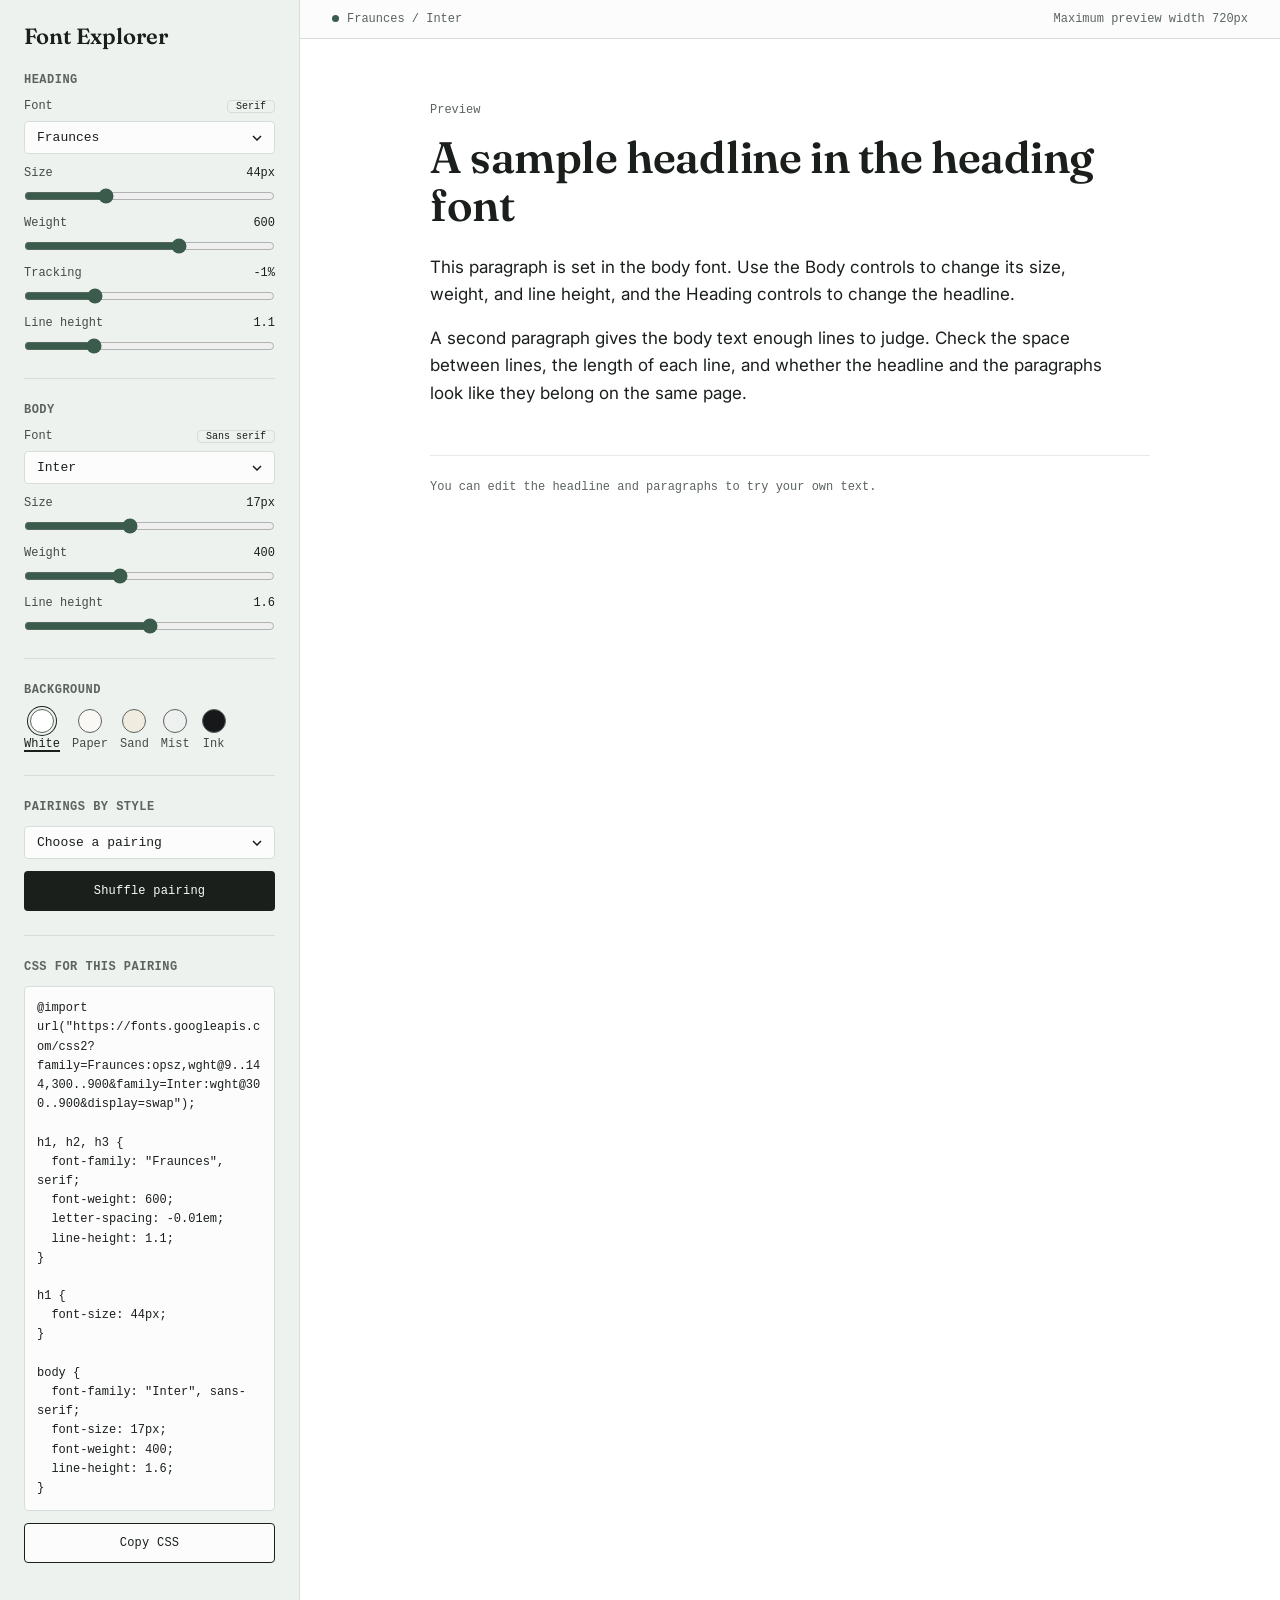
<file: font-explorer/index.html>
<!DOCTYPE html>
<html lang="en">
<head>
<meta charset="utf-8">
<meta name="viewport" content="width=device-width, initial-scale=1">
<title>Font Explorer</title>
<meta name="description" content="Pair a heading font with a body font from Google Fonts, tune size, weight, and spacing, and copy the CSS.">
<link rel="preconnect" href="https://fonts.googleapis.com">
<link rel="preconnect" href="https://fonts.gstatic.com" crossorigin>
<!-- The page title's font, loaded whatever the menus start on. The script
     treats Fraunces as already loaded. -->
<link rel="stylesheet" href="https://fonts.googleapis.com/css2?family=Fraunces:opsz,wght@9..144,300..900&display=swap">
<style>
  :root {
    --ink: #1a1f1c;
    --ink-muted: #434b46;
    --ink-soft: #5b645f;
    --paper: #fbfcfb;
    --paper-dim: #eef2ef;
    --line: #d7ded9;
    --accent: #3b5c4d;
    --accent-soft: #e3ebe6;
    --stage-dark-ink: #f2efe8;
    --stage-dark-soft: #a3aba6;
    --stage-dark-line: #333;
    /* The accent is too dark to show a focus ring on the Ink background. */
    --stage-dark-focus: #9fd1b8;

    --mono: ui-monospace, "SF Mono", Menlo, Consolas, monospace;
    --text-label: 0.75rem;
    --text-control: 0.8125rem;
    --radius: 4px;
    --focus-ring: 2px solid var(--accent);

    /* One spacing scale for the whole page. */
    --space-1: 4px;
    --space-2: 8px;
    --space-3: 12px;
    --space-4: 16px;
    --space-5: 24px;
    --space-6: 32px;
    --space-7: 48px;
    --space-8: 64px;

    --panel-width: 300px;
    --measure: 720px;
  }

  *, *::before, *::after { box-sizing: border-box; }

  html, body { margin: 0; }

  body {
    background: var(--paper);
    color: var(--ink);
    font-family: var(--mono);
  }

  .visually-hidden {
    position: absolute;
    width: 1px;
    height: 1px;
    overflow: hidden;
    clip-path: inset(50%);
    white-space: nowrap;
  }

  :focus-visible { outline: var(--focus-ring); outline-offset: 2px; }

  /* LAYOUT */
  .app {
    display: grid;
    grid-template-columns: var(--panel-width) 1fr;
    min-height: 100vh;
  }

  /* CONTROL PANEL */
  .panel {
    display: flex;
    flex-direction: column;
    gap: var(--space-5);
    padding: var(--space-5) var(--space-5) var(--space-7);
    border-inline-end: 1px solid var(--line);
    background: var(--paper-dim);
  }

  .panel h1 {
    margin: 0;
    font-family: "Fraunces", serif;
    font-size: 1.375rem;
    font-weight: 600;
    line-height: 1.15;
  }

  .group {
    display: flex;
    flex-direction: column;
    gap: var(--space-3);
    min-width: 0;
    margin: 0;
    padding: 0 0 var(--space-5);
    border: 0;
    border-block-end: 1px solid var(--line);
  }

  .group:last-child { padding-block-end: 0; border-block-end: 0; }

  .group-title,
  .group legend {
    margin: 0;
    padding: 0;
    font-size: var(--text-label);
    font-weight: 600;
    letter-spacing: 0.04em;
    text-transform: uppercase;
    color: var(--ink-soft);
  }

  /* A legend is not a flex item of its fieldset, so its own margin sets
     the gap below it. */
  .group legend { margin-block-end: var(--space-3); }

  .field {
    display: grid;
    grid-template-columns: 1fr auto;
    gap: var(--space-2);
    align-items: baseline;
    font-size: var(--text-label);
  }

  .field label { color: var(--ink-muted); }

  .field select,
  .field input[type="range"] { grid-column: 1 / -1; }

  .tag {
    padding: 0 var(--space-2);
    border: 1px solid var(--line);
    border-radius: var(--radius);
    font-size: 0.625rem;
    color: var(--ink);
  }

  .value {
    min-width: 4ch;
    text-align: end;
    font-variant-numeric: tabular-nums;
    color: var(--ink);
  }

  select {
    width: 100%;
    padding: var(--space-2) var(--space-6) var(--space-2) var(--space-3);
    border: 1px solid var(--line);
    border-radius: var(--radius);
    /* appearance: none drops the native arrow, so the chevron is drawn here. */
    background: var(--paper) url("data:image/svg+xml,%3Csvg xmlns='http://www.w3.org/2000/svg' width='10' height='6' viewBox='0 0 10 6'%3E%3Cpath d='M1 1l4 4 4-4' fill='none' stroke='%231a1f1c' stroke-width='1.5'/%3E%3C/svg%3E") no-repeat right var(--space-3) center;
    color: var(--ink);
    font: inherit;
    font-size: var(--text-control);
    appearance: none;
    cursor: pointer;
  }

  /* Forced colors leave the drawn chevron's dark stroke as it is, so the
     native arrow is restored there. */
  @media (forced-colors: active) {
    select { appearance: auto; background-image: none; padding-inline-end: var(--space-3); }
  }

  input[type="range"] {
    width: 100%;
    margin: 0;
    accent-color: var(--accent);
  }

  .swatches {
    display: flex;
    flex-wrap: wrap;
    gap: var(--space-3);
  }

  .swatch {
    display: flex;
    flex-direction: column;
    align-items: center;
    gap: var(--space-1);
    border-radius: var(--radius);
    font-size: var(--text-label);
    color: var(--ink-muted);
    cursor: pointer;
  }

  /* The ring, not the fill, marks the circle's edge: the light fills sit
     too close to the panel color to show one. */
  .swatch-color {
    width: 24px;
    height: 24px;
    border: 1px solid var(--ink-soft);
    border-radius: 50%;
  }

  /* An underline rather than bold, which would widen the name and shift
     the swatches beside it. */
  .swatch:has(input:checked) {
    color: var(--ink);
    text-decoration: underline 2px;
    text-underline-offset: 3px;
  }

  .swatch:has(input:checked) .swatch-color { box-shadow: 0 0 0 2px var(--paper-dim), 0 0 0 3px var(--ink); }

  /* The radio itself is visually hidden, so its swatch shows the focus. */
  .swatch:has(input:focus-visible) { outline: var(--focus-ring); outline-offset: 2px; }

  /* Forced colors would repaint every fill the same and drop the
     box-shadow, so the fills keep their colors and the selected circle
     takes an outline instead. */
  @media (forced-colors: active) {
    .swatch-color { forced-color-adjust: none; border-color: CanvasText; }
    .swatch:has(input:checked) .swatch-color { box-shadow: none; outline: 2px solid CanvasText; outline-offset: 2px; }
  }

  button {
    width: 100%;
    padding: var(--space-3);
    border-radius: var(--radius);
    font: inherit;
    font-size: var(--text-label);
    letter-spacing: 0.02em;
    cursor: pointer;
  }

  /* Transparent, so forced colors has a border to repaint. */
  .action {
    border: 1px solid transparent;
    background: var(--ink);
    color: var(--paper);
  }

  .action:hover { background: var(--accent); }

  .secondary {
    border: 1px solid var(--ink);
    background: var(--paper);
    color: var(--ink);
  }

  .secondary:hover { background: var(--accent-soft); }

  .meta {
    margin: 0;
    font-size: var(--text-label);
    line-height: 1.6;
    color: var(--ink-soft);
  }

  .meta:empty { display: none; }

  .css-out {
    margin: 0;
    padding: var(--space-3);
    border: 1px solid var(--line);
    border-radius: var(--radius);
    background: var(--paper);
    font-size: var(--text-label);
    line-height: 1.6;
    /* Wrapping, not scrolling, keeps the whole snippet readable in the
       narrow panel without a scroll region. */
    white-space: pre-wrap;
    overflow-wrap: anywhere;
  }

  /* PREVIEW */
  .stage-wrap {
    display: flex;
    flex-direction: column;
    min-height: 100vh;
  }

  .stage-toolbar {
    display: flex;
    flex-wrap: wrap;
    gap: var(--space-2) var(--space-4);
    justify-content: space-between;
    align-items: center;
    padding: var(--space-3) var(--space-6);
    border-block-end: 1px solid var(--line);
    font-size: var(--text-label);
    color: var(--ink-soft);
  }

  .stage-toolbar p { margin: 0; }

  .dot {
    display: inline-block;
    width: 7px;
    height: 7px;
    margin-inline-end: var(--space-2);
    border-radius: 50%;
    background: var(--accent);
  }

  /* The background comes from the chosen swatch, set by the script. */
  .stage {
    flex: 1;
    padding: var(--space-8);
    color: var(--ink);
  }

  @media (prefers-reduced-motion: no-preference) {
    .stage { transition: background-color 0.2s ease, color 0.2s ease; }
  }

  .stage.dark {
    --line: var(--stage-dark-line);
    --ink-soft: var(--stage-dark-soft);
    --focus-ring: 2px solid var(--stage-dark-focus);
    color: var(--stage-dark-ink);
  }

  /* After every rule it overrides, so the narrow layout wins. */
  @media (max-width: 860px) {
    .app { grid-template-columns: 1fr; }
    .panel { border-inline-end: none; border-block-end: 1px solid var(--line); }
    .stage { padding: var(--space-6) var(--space-5) var(--space-7); }
    .stage-toolbar { padding-inline: var(--space-5); }
  }

  .stage-inner {
    max-width: var(--measure);
    margin: 0 auto;
  }

  .stage-title {
    margin: 0 0 var(--space-4);
    font-size: var(--text-label);
    font-weight: 400;
    color: var(--ink-soft);
  }

  [contenteditable] {
    border-radius: var(--radius);
    cursor: text;
  }

  [contenteditable]:hover { background: color-mix(in srgb, var(--accent) 6%, transparent); }

  .stage.dark [contenteditable]:hover { background: rgb(255 255 255 / 0.06); }

  .sample-heading { margin: 0 0 var(--space-5); }

  .sample-body { max-width: 62ch; }

  .sample-body p { margin: 0 0 1em; }

  .sample-body p:last-child { margin-block-end: 0; }

  .divider {
    height: 1px;
    margin: var(--space-7) 0 var(--space-5);
    background: var(--line);
    opacity: 0.6;
  }

  .edit-hint {
    margin: 0;
    font-size: var(--text-label);
    color: var(--ink-soft);
  }

</style>
<!-- icons -->
<link rel="icon" href="../favicon.ico?v=b1de437e" sizes="32x32">
<link rel="icon" href="../favicon.svg?v=315bd3bc" type="image/svg+xml">
<link rel="apple-touch-icon" href="../apple-touch-icon.png?v=be987201">
<link rel="manifest" href="../site.webmanifest?v=672ef44b">
<!-- /icons -->
</head>
<body>

<main class="app">

  <section class="panel" aria-labelledby="page-title">
    <h1 id="page-title">Font Explorer</h1>

    <fieldset class="group">
      <legend>Heading</legend>
      <div class="field">
        <label for="heading-font">Font</label><span class="tag" id="heading-category"></span>
        <select id="heading-font" aria-describedby="heading-category"></select>
      </div>
      <div class="field">
        <label for="heading-size">Size</label><span class="value" id="heading-size-value" aria-hidden="true"></span>
        <input type="range" id="heading-size" min="20" max="96" value="44">
      </div>
      <div class="field">
        <label for="heading-weight">Weight</label><span class="value" id="heading-weight-value" aria-hidden="true"></span>
        <input type="range" id="heading-weight" min="100" max="900" step="100" value="600">
      </div>
      <div class="field">
        <label for="heading-tracking">Tracking</label><span class="value" id="heading-tracking-value" aria-hidden="true"></span>
        <input type="range" id="heading-tracking" min="-5" max="10" value="-1" step="0.5">
      </div>
      <div class="field">
        <label for="heading-leading">Line height</label><span class="value" id="heading-leading-value" aria-hidden="true"></span>
        <input type="range" id="heading-leading" min="0.85" max="1.8" value="1.1" step="0.05">
      </div>
    </fieldset>

    <fieldset class="group">
      <legend>Body</legend>
      <div class="field">
        <label for="body-font">Font</label><span class="tag" id="body-category"></span>
        <select id="body-font" aria-describedby="body-category"></select>
      </div>
      <div class="field">
        <label for="body-size">Size</label><span class="value" id="body-size-value" aria-hidden="true"></span>
        <input type="range" id="body-size" min="12" max="24" value="17">
      </div>
      <div class="field">
        <label for="body-weight">Weight</label><span class="value" id="body-weight-value" aria-hidden="true"></span>
        <input type="range" id="body-weight" min="100" max="900" step="100" value="400">
      </div>
      <div class="field">
        <label for="body-leading">Line height</label><span class="value" id="body-leading-value" aria-hidden="true"></span>
        <input type="range" id="body-leading" min="1.1" max="2.1" value="1.6" step="0.05">
      </div>
    </fieldset>

    <fieldset class="group">
      <legend>Background</legend>
      <div class="swatches" id="swatches"></div>
    </fieldset>

    <div class="group">
      <label class="group-title" for="preset">Pairings by style</label>
      <select id="preset">
        <option value="">Choose a pairing</option>
      </select>
      <p class="meta" id="preset-group"></p>
      <button type="button" class="action" id="shuffle">Shuffle pairing</button>
    </div>

    <div class="group" role="group" aria-labelledby="css-title">
      <h2 class="group-title" id="css-title">CSS for this pairing</h2>
      <pre class="css-out"><code id="css"></code></pre>
      <button type="button" class="secondary" id="copy-css">Copy CSS</button>
    </div>
  </section>

  <section class="stage-wrap" aria-labelledby="preview-title">
    <div class="stage-toolbar">
      <p><span class="dot" aria-hidden="true"></span><span id="pairing-name"></span></p>
      <p id="preview-width"></p>
    </div>

    <div class="stage" id="stage">
      <div class="stage-inner">
        <h2 class="stage-title" id="preview-title">Preview</h2>

        <p class="sample-heading" id="sample-heading" contenteditable="true" role="textbox" aria-label="Sample headline" aria-describedby="edit-hint" spellcheck="false">A sample headline in the heading font</p>

        <!-- Plaintext-only editing preserves whitespace, so the markup has
             none between or around the paragraphs. -->
        <div class="sample-body" id="sample-body" contenteditable="true" role="textbox" aria-multiline="true" aria-label="Sample paragraphs" aria-describedby="edit-hint" spellcheck="false"><p>This paragraph is set in the body font. Use the Body controls to change its size, weight, and line height, and the Heading controls to change the headline.</p><p>A second paragraph gives the body text enough lines to judge. Check the space between lines, the length of each line, and whether the headline and the paragraphs look like they belong on the same page.</p></div>

        <div class="divider"></div>
        <p class="edit-hint" id="edit-hint">You can edit the headline and paragraphs to try your own text.</p>
      </div>
    </div>
  </section>

  <p class="visually-hidden" id="status" role="status"></p>
</main>

<script>
// Fonts offered in the menus: display name, Google Fonts family parameter,
// category, and the weights the family actually has. Display fonts that are
// serifs have a `fallback` field, since the display category falls back to
// sans-serif.
const FONTS = [
  { name: "Fraunces", family: "Fraunces:opsz,wght@9..144,300..900", cat: "serif", weights: [300, 400, 500, 600, 700, 800, 900] },
  { name: "Playfair Display", family: "Playfair+Display:wght@400..900", cat: "serif", weights: [400, 500, 600, 700, 800, 900] },
  { name: "Source Serif 4", family: "Source+Serif+4:wght@300..900", cat: "serif", weights: [300, 400, 500, 600, 700, 800, 900] },
  { name: "Lora", family: "Lora:wght@400..700", cat: "serif", weights: [400, 500, 600, 700] },
  { name: "Libre Caslon Text", family: "Libre+Caslon+Text:wght@400;700", cat: "serif", weights: [400, 700] },
  { name: "Spectral", family: "Spectral:wght@300..800", cat: "serif", weights: [300, 400, 500, 600, 700, 800] },
  { name: "Cormorant Garamond", family: "Cormorant+Garamond:wght@300..700", cat: "serif", weights: [300, 400, 500, 600, 700] },
  { name: "Libre Caslon Display", family: "Libre+Caslon+Display:wght@400", cat: "serif", weights: [400] },
  { name: "Maiden Orange", family: "Maiden+Orange:wght@400", cat: "serif", weights: [400] },
  { name: "Bitter", family: "Bitter:wght@100..900", cat: "serif", weights: [100, 200, 300, 400, 500, 600, 700, 800, 900] },
  { name: "Abril Fatface", family: "Abril+Fatface:wght@400", cat: "serif", weights: [400] },
  { name: "Italiana", family: "Italiana:wght@400", cat: "serif", weights: [400] },
  { name: "Cinzel", family: "Cinzel:wght@400..900", cat: "serif", weights: [400, 500, 600, 700, 800, 900] },
  { name: "Yeseva One", family: "Yeseva+One:wght@400", cat: "serif", weights: [400] },
  { name: "Alice", family: "Alice:wght@400", cat: "serif", weights: [400] },
  { name: "EB Garamond", family: "EB+Garamond:wght@400..800", cat: "serif", weights: [400, 500, 600, 700, 800] },
  { name: "Alegreya", family: "Alegreya:wght@400..900", cat: "serif", weights: [400, 500, 600, 700, 800, 900] },
  { name: "Cormorant Infant", family: "Cormorant+Infant:wght@300..700", cat: "serif", weights: [300, 400, 500, 600, 700] },
  { name: "Libre Baskerville", family: "Libre+Baskerville:wght@400;700", cat: "serif", weights: [400, 700] },

  { name: "Inter", family: "Inter:wght@300..900", cat: "sans", weights: [300, 400, 500, 600, 700, 800, 900] },
  { name: "Manrope", family: "Manrope:wght@300..800", cat: "sans", weights: [300, 400, 500, 600, 700, 800] },
  { name: "Work Sans", family: "Work+Sans:wght@300..800", cat: "sans", weights: [300, 400, 500, 600, 700, 800] },
  { name: "Archivo", family: "Archivo:wght@300..900", cat: "sans", weights: [300, 400, 500, 600, 700, 800, 900] },
  { name: "Space Grotesk", family: "Space+Grotesk:wght@300..700", cat: "sans", weights: [300, 400, 500, 600, 700] },
  { name: "Sora", family: "Sora:wght@300..800", cat: "sans", weights: [300, 400, 500, 600, 700, 800] },
  { name: "Libre Franklin", family: "Libre+Franklin:wght@300..800", cat: "sans", weights: [300, 400, 500, 600, 700, 800] },
  { name: "Lato", family: "Lato:wght@100;300;400;700;900", cat: "sans", weights: [100, 300, 400, 700, 900] },
  { name: "Josefin Sans", family: "Josefin+Sans:wght@100..700", cat: "sans", weights: [100, 200, 300, 400, 500, 600, 700] },
  { name: "Montserrat", family: "Montserrat:wght@100..900", cat: "sans", weights: [100, 200, 300, 400, 500, 600, 700, 800, 900] },
  { name: "Karla", family: "Karla:wght@200..800", cat: "sans", weights: [200, 300, 400, 500, 600, 700, 800] },
  { name: "Rubik", family: "Rubik:wght@300..900", cat: "sans", weights: [300, 400, 500, 600, 700, 800, 900] },
  { name: "Poppins", family: "Poppins:wght@100..900", cat: "sans", weights: [100, 200, 300, 400, 500, 600, 700, 800, 900] },
  { name: "Source Sans 3", family: "Source+Sans+3:wght@200..900", cat: "sans", weights: [200, 300, 400, 500, 600, 700, 800, 900] },
  { name: "Barlow", family: "Barlow:wght@100..900", cat: "sans", weights: [100, 200, 300, 400, 500, 600, 700, 800, 900] },
  { name: "DM Sans", family: "DM+Sans:wght@100..1000", cat: "sans", weights: [100, 200, 300, 400, 500, 600, 700, 800, 900, 1000] },
  { name: "IBM Plex Sans", family: "IBM+Plex+Sans:wght@100..700", cat: "sans", weights: [100, 200, 300, 400, 500, 600, 700] },
  { name: "Jura", family: "Jura:wght@300..700", cat: "sans", weights: [300, 400, 500, 600, 700] },
  { name: "Public Sans", family: "Public+Sans:wght@100..900", cat: "sans", weights: [100, 200, 300, 400, 500, 600, 700, 800, 900] },
  { name: "Rajdhani", family: "Rajdhani:wght@300..700", cat: "sans", weights: [300, 400, 500, 600, 700] },
  { name: "Chakra Petch", family: "Chakra+Petch:wght@300..700", cat: "sans", weights: [300, 400, 500, 600, 700] },
  { name: "Jost", family: "Jost:wght@100..900", cat: "sans", weights: [100, 200, 300, 400, 500, 600, 700, 800, 900] },
  { name: "Comic Neue", family: "Comic+Neue:wght@300;400;700", cat: "sans", weights: [300, 400, 700] },
  { name: "Nunito", family: "Nunito:wght@200..1000", cat: "sans", weights: [200, 300, 400, 500, 600, 700, 800, 900, 1000] },
  { name: "Alegreya Sans", family: "Alegreya+Sans:wght@100;300;400;500;700;800;900", cat: "sans", weights: [100, 300, 400, 500, 700, 800, 900] },
  { name: "Nunito Sans", family: "Nunito+Sans:wght@200..1000", cat: "sans", weights: [200, 300, 400, 500, 600, 700, 800, 900, 1000] },
  { name: "Raleway", family: "Raleway:wght@100..900", cat: "sans", weights: [100, 200, 300, 400, 500, 600, 700, 800, 900] },
  { name: "Oswald", family: "Oswald:wght@200..700", cat: "sans", weights: [200, 300, 400, 500, 600, 700] },

  { name: "IBM Plex Mono", family: "IBM+Plex+Mono:wght@400;500;600;700", cat: "mono", weights: [400, 500, 600, 700] },
  { name: "JetBrains Mono", family: "JetBrains+Mono:wght@400..800", cat: "mono", weights: [400, 500, 600, 700, 800] },
  { name: "Space Mono", family: "Space+Mono:wght@400;700", cat: "mono", weights: [400, 700] },
  { name: "VT323", family: "VT323:wght@400", cat: "mono", weights: [400] },
  { name: "Major Mono Display", family: "Major+Mono+Display:wght@400", cat: "mono", weights: [400] },
  { name: "Roboto Mono", family: "Roboto+Mono:wght@100..700", cat: "mono", weights: [100, 200, 300, 400, 500, 600, 700] },
  { name: "Special Elite", family: "Special+Elite:wght@400", cat: "mono", weights: [400] },

  { name: "Bricolage Grotesque", family: "Bricolage+Grotesque:wght@400..800", cat: "display", weights: [400, 500, 600, 700, 800] },
  { name: "Instrument Serif", family: "Instrument+Serif:wght@400", cat: "display", weights: [400], fallback: "serif" },
  { name: "DM Serif Display", family: "DM+Serif+Display:wght@400", cat: "display", weights: [400], fallback: "serif" },
  { name: "Unbounded", family: "Unbounded:wght@300..800", cat: "display", weights: [300, 400, 500, 600, 700, 800] },
  { name: "Staatliches", family: "Staatliches:wght@400", cat: "display", weights: [400] },
  { name: "Michroma", family: "Michroma:wght@400", cat: "display", weights: [400] },
  { name: "Syncopate", family: "Syncopate:wght@400;700", cat: "display", weights: [400, 700] },
  { name: "Righteous", family: "Righteous:wght@400", cat: "display", weights: [400] },
  { name: "Krona One", family: "Krona+One:wght@400", cat: "display", weights: [400] },
  { name: "Orbitron", family: "Orbitron:wght@400..900", cat: "display", weights: [400, 500, 600, 700, 800, 900] },
  { name: "Monoton", family: "Monoton:wght@400", cat: "display", weights: [400] },
  { name: "Audiowide", family: "Audiowide:wght@400", cat: "display", weights: [400] },
  { name: "Oxanium", family: "Oxanium:wght@200..800", cat: "display", weights: [200, 300, 400, 500, 600, 700, 800] },
  { name: "Zen Dots", family: "Zen+Dots:wght@400", cat: "display", weights: [400] },
  { name: "Atomic Age", family: "Atomic+Age:wght@400", cat: "display", weights: [400] },
  { name: "Sigmar One", family: "Sigmar+One:wght@400", cat: "display", weights: [400] },
  { name: "Bowlby One SC", family: "Bowlby+One+SC:wght@400", cat: "display", weights: [400] },
  { name: "Rye", family: "Rye:wght@400", cat: "display", weights: [400], fallback: "serif" },
  { name: "Limelight", family: "Limelight:wght@400", cat: "display", weights: [400], fallback: "serif" },
  { name: "Poiret One", family: "Poiret+One:wght@400", cat: "display", weights: [400] },
  { name: "Bebas Neue", family: "Bebas+Neue:wght@400", cat: "display", weights: [400] },
  { name: "Megrim", family: "Megrim:wght@400", cat: "display", weights: [400] },
  { name: "Metamorphous", family: "Metamorphous:wght@400", cat: "display", weights: [400], fallback: "serif" },
  { name: "Almendra Display", family: "Almendra+Display:wght@400", cat: "display", weights: [400], fallback: "serif" },

  { name: "Dancing Script", family: "Dancing+Script:wght@400..700", cat: "script", weights: [400, 500, 600, 700] },
  { name: "Cookie", family: "Cookie:wght@400", cat: "script", weights: [400] },
  { name: "Monsieur La Doulaise", family: "Monsieur+La+Doulaise:wght@400", cat: "script", weights: [400] },
  { name: "Pacifico", family: "Pacifico:wght@400", cat: "script", weights: [400] },
  { name: "Satisfy", family: "Satisfy:wght@400", cat: "script", weights: [400] },
  { name: "Sacramento", family: "Sacramento:wght@400", cat: "script", weights: [400] },
  { name: "Mrs Saint Delafield", family: "Mrs+Saint+Delafield:wght@400", cat: "script", weights: [400] },
  { name: "Seaweed Script", family: "Seaweed+Script:wght@400", cat: "script", weights: [400] },
  { name: "Oregano", family: "Oregano:wght@400", cat: "script", weights: [400] },
  { name: "Mrs Sheppards", family: "Mrs+Sheppards:wght@400", cat: "script", weights: [400] },
  { name: "Purple Purse", family: "Purple+Purse:wght@400", cat: "script", weights: [400] },
  { name: "Lobster Two", family: "Lobster+Two:ital,wght@0,400;0,700;1,400;1,700", cat: "script", weights: [400, 700] },
  { name: "Yellowtail", family: "Yellowtail:wght@400", cat: "script", weights: [400] },
  { name: "Kaushan Script", family: "Kaushan+Script:wght@400", cat: "script", weights: [400] },
  { name: "Grand Hotel", family: "Grand+Hotel:wght@400", cat: "script", weights: [400] },
  { name: "Patrick Hand", family: "Patrick+Hand:wght@400", cat: "script", weights: [400] },
  { name: "Berkshire Swash", family: "Berkshire+Swash:wght@400", cat: "script", weights: [400] },
  { name: "Sail", family: "Sail:wght@400", cat: "script", weights: [400] },

  { name: "Cherry Cream Soda", family: "Cherry+Cream+Soda:wght@400", cat: "playful", weights: [400] },
  { name: "Luckiest Guy", family: "Luckiest+Guy:wght@400", cat: "playful", weights: [400] },
  { name: "Carter One", family: "Carter+One:wght@400", cat: "playful", weights: [400] },
  { name: "Mouse Memoirs", family: "Mouse+Memoirs:wght@400", cat: "playful", weights: [400] },
  { name: "Shojumaru", family: "Shojumaru:wght@400", cat: "playful", weights: [400] },
  { name: "Ranchers", family: "Ranchers:wght@400", cat: "playful", weights: [400] },
  { name: "Warnes", family: "Warnes:wght@400", cat: "playful", weights: [400] },
  { name: "Fontdiner Swanky", family: "Fontdiner+Swanky:wght@400", cat: "playful", weights: [400] },
  { name: "Jolly Lodger", family: "Jolly+Lodger:wght@400", cat: "playful", weights: [400] },
  { name: "Life Savers", family: "Life+Savers:wght@400;700;800", cat: "playful", weights: [400, 700, 800] },
  { name: "Bangers", family: "Bangers:wght@400", cat: "playful", weights: [400] },

  { name: "Alfa Slab One", family: "Alfa+Slab+One:wght@400", cat: "slab", weights: [400] },
  { name: "Bevan", family: "Bevan:wght@400", cat: "slab", weights: [400] },
];

// Menu order and labels for the categories, and the generic family each
// falls back to while its web font loads.
const CATEGORIES = {
  serif: { label: "Serif", fallback: "serif" },
  sans: { label: "Sans serif", fallback: "sans-serif" },
  slab: { label: "Slab serif", fallback: "serif" },
  mono: { label: "Monospace", fallback: "monospace" },
  display: { label: "Display", fallback: "sans-serif" },
  script: { label: "Script", fallback: "cursive" },
  playful: { label: "Playful", fallback: "sans-serif" },
};

const PRESETS = [
  { group: "Diner and advertising script", heading: "Pacifico", body: "Work Sans" },
  { group: "Diner and advertising script", heading: "Lobster Two", body: "Lato" },
  { group: "Diner and advertising script", heading: "Yellowtail", body: "Josefin Sans" },
  { group: "Diner and advertising script", heading: "Kaushan Script", body: "Montserrat" },
  { group: "Diner and advertising script", heading: "Grand Hotel", body: "Karla" },
  { group: "Slab and poster", heading: "Alfa Slab One", body: "Rubik" },
  { group: "Slab and poster", heading: "Bevan", body: "Archivo" },
  { group: "Slab and poster", heading: "Staatliches", body: "Bitter" },
  { group: "Atomic and modern", heading: "Michroma", body: "Inter" },
  { group: "Atomic and modern", heading: "Abril Fatface", body: "Poppins" },
  { group: "Retro-futurism and Googie", heading: "Syncopate", body: "Barlow" },
  { group: "Retro-futurism and Googie", heading: "Righteous", body: "DM Sans" },
  { group: "1970s NASA and Kubrick", heading: "Krona One", body: "IBM Plex Sans" },
  { group: "1970s NASA and Kubrick", heading: "Jura", body: "Public Sans" },
  { group: "1970s NASA and Kubrick", heading: "Space Grotesk", body: "Space Mono" },
  { group: "1980s synthwave and chrome", heading: "Orbitron", body: "Rajdhani" },
  { group: "1980s synthwave and chrome", heading: "Monoton", body: "Archivo" },
  { group: "1980s synthwave and chrome", heading: "Audiowide", body: "Manrope" },
  { group: "Cyber and terminal", heading: "Chakra Petch", body: "JetBrains Mono" },
  { group: "Cyber and terminal", heading: "VT323", body: "IBM Plex Mono" },
  { group: "Cyber and terminal", heading: "Major Mono Display", body: "Roboto Mono" },
  { group: "Clean near-future", heading: "Oxanium", body: "Sora" },
  { group: "Clean near-future", heading: "Zen Dots", body: "Inter" },
  { group: "Atomic age and Googie neon", heading: "Monoton", body: "Jost" },
  { group: "Atomic age and Googie neon", heading: "Audiowide", body: "Space Mono" },
  { group: "Atomic age and Googie neon", heading: "Michroma", body: "Archivo" },
  { group: "Atomic age and Googie neon", heading: "Syncopate", body: "Karla" },
  { group: "Atomic age and Googie neon", heading: "Atomic Age", body: "Poppins" },
  { group: "Atomic age and Googie neon", heading: "Krona One", body: "Work Sans" },
  { group: "Retro comic and pulp", heading: "Bangers", body: "Comic Neue" },
  { group: "Retro comic and pulp", heading: "Luckiest Guy", body: "Nunito" },
  { group: "Retro comic and pulp", heading: "Sigmar One", body: "Alegreya Sans" },
  { group: "Retro comic and pulp", heading: "Bowlby One SC", body: "Patrick Hand" },
  { group: "Retro comic and pulp", heading: "Rye", body: "Nunito Sans" },
  { group: "Art Deco", heading: "Limelight", body: "Josefin Sans" },
  { group: "Art Deco", heading: "Poiret One", body: "Karla" },
  { group: "Art Deco", heading: "Bebas Neue", body: "Cormorant Garamond" },
  { group: "Art Deco", heading: "Megrim", body: "Jost" },
  { group: "Art Deco", heading: "Italiana", body: "Lato" },
  { group: "Art Deco", heading: "Cinzel", body: "Raleway" },
  { group: "Art Nouveau", heading: "Berkshire Swash", body: "Cormorant Garamond" },
  { group: "Art Nouveau", heading: "Yeseva One", body: "Alice" },
  { group: "Art Nouveau", heading: "Metamorphous", body: "EB Garamond" },
  { group: "Art Nouveau", heading: "Sail", body: "Alegreya" },
  { group: "Art Nouveau", heading: "Almendra Display", body: "Cormorant Infant" },
  { group: "1940s", heading: "Special Elite", body: "Libre Baskerville" },
  { group: "1940s", heading: "Alfa Slab One", body: "Libre Franklin" },
  { group: "1940s", heading: "Oswald", body: "Bitter" },
  { group: "1940s", heading: "Kaushan Script", body: "Archivo" },
  { group: "1940s", heading: "Limelight", body: "Special Elite" },
  { group: "1940s", heading: "Yellowtail", body: "Libre Franklin" },
];

// Shuffle draws from these everyday pairings rather than from PRESETS,
// which lean toward period styles.
const SHUFFLE_PAIRS = [
  ["Fraunces", "Inter"], ["Playfair Display", "Work Sans"], ["Source Serif 4", "Manrope"],
  ["Space Grotesk", "Libre Franklin"], ["Instrument Serif", "Sora"], ["DM Serif Display", "Archivo"],
  ["Libre Caslon Text", "Inter"], ["Bricolage Grotesque", "Source Serif 4"], ["Unbounded", "Work Sans"],
  ["Cormorant Garamond", "Manrope"], ["Spectral", "Space Grotesk"], ["Lora", "IBM Plex Mono"],
];

// The first background is the preview's starting one.
const BACKGROUNDS = [
  { name: "White", color: "#ffffff", dark: false },
  { name: "Paper", color: "#faf8f4", dark: false },
  { name: "Sand", color: "#f1ece0", dark: false },
  { name: "Mist", color: "#eef1ef", dark: false },
  { name: "Ink", color: "#17181a", dark: true },
];

const $ = (id) => document.getElementById(id);
const fontByName = new Map(FONTS.map((font) => [font.name, font]));

const heading = {
  font: $("heading-font"),
  category: $("heading-category"),
  size: $("heading-size"),
  weight: $("heading-weight"),
  tracking: $("heading-tracking"),
  leading: $("heading-leading"),
  sample: $("sample-heading"),
};

const body = {
  font: $("body-font"),
  category: $("body-category"),
  size: $("body-size"),
  weight: $("body-weight"),
  leading: $("body-leading"),
  sample: $("sample-body"),
};

const presetSelect = $("preset");
const presetGroup = $("preset-group");
const stage = $("stage");
const status = $("status");
const cssCode = $("css");

// Fraunces is linked in the head for the page title.
const loadedFonts = new Set(["Fraunces"]);

function loadFont(font) {
  if (loadedFonts.has(font.name)) return;
  loadedFonts.add(font.name);
  const link = document.createElement("link");
  link.rel = "stylesheet";
  link.href = `https://fonts.googleapis.com/css2?family=${font.family}&display=swap`;
  document.head.append(link);
}

function closestWeight(font, target) {
  return font.weights.reduce((best, weight) => (Math.abs(weight - target) < Math.abs(best - target) ? weight : best));
}

function fontStack(font) {
  return `"${font.name}", ${font.fallback ?? CATEGORIES[font.cat].fallback}`;
}

// A change to a live region is read, so a repeated message would go unread
// if written over itself. The region is emptied first and filled after a gap
// long enough to render the empty state; a newer message cancels a waiting
// one.
const ANNOUNCE_GAP_MS = 100;
let announceTimer;
function announce(message) {
  clearTimeout(announceTimer);
  status.textContent = "";
  announceTimer = setTimeout(() => { status.textContent = message; }, ANNOUNCE_GAP_MS);
}

function fillFontMenu(select, selected) {
  for (const [cat, { label }] of Object.entries(CATEGORIES)) {
    const group = document.createElement("optgroup");
    group.label = label;
    const fonts = FONTS.filter((font) => font.cat === cat).sort((a, b) => a.name.localeCompare(b.name));
    for (const font of fonts) group.append(new Option(font.name, font.name));
    select.append(group);
  }
  select.value = selected;
}

// Option values are indexes into PRESETS.
function fillPresetMenu() {
  const groups = new Map();
  PRESETS.forEach((preset, index) => {
    if (!groups.has(preset.group)) {
      const group = document.createElement("optgroup");
      group.label = preset.group;
      groups.set(preset.group, group);
      presetSelect.append(group);
    }
    groups.get(preset.group).append(new Option(`${preset.heading} + ${preset.body}`, index));
  });
}

function fillSwatches() {
  const container = $("swatches");
  BACKGROUNDS.forEach((background, index) => {
    const label = document.createElement("label");
    label.className = "swatch";
    const input = document.createElement("input");
    input.type = "radio";
    input.name = "background";
    input.value = index;
    input.className = "visually-hidden";
    input.checked = index === 0;
    const color = document.createElement("span");
    color.className = "swatch-color";
    color.style.background = background.color;
    const name = document.createElement("span");
    name.textContent = background.name;
    label.append(input, color, name);
    container.append(label);
  });
  container.addEventListener("change", (event) => setBackground(BACKGROUNDS[event.target.value]));
}

function setBackground(background) {
  stage.style.background = background.color;
  stage.classList.toggle("dark", background.dark);
}

// Reads the controls and builds one set of declarations per sample, which
// styles the samples and writes the CSS snippet. The heading size goes on
// h1 alone in the snippet, so pasted CSS leaves smaller headings their own
// sizes.
function render() {
  const headingFont = fontByName.get(heading.font.value);
  const bodyFont = fontByName.get(body.font.value);
  loadFont(headingFont);
  loadFont(bodyFont);

  // Each weight readout shows the nearest weight the font has.
  const headingWeight = closestWeight(headingFont, Number(heading.weight.value));
  const bodyWeight = closestWeight(bodyFont, Number(body.weight.value));

  const headingType = {
    "font-family": fontStack(headingFont),
    "font-weight": headingWeight,
    "letter-spacing": `${heading.tracking.value / 100}em`,
    "line-height": heading.leading.value,
  };
  const headingSize = { "font-size": `${heading.size.value}px` };
  const bodyType = {
    "font-family": fontStack(bodyFont),
    "font-size": `${body.size.value}px`,
    "font-weight": bodyWeight,
    "line-height": body.leading.value,
  };

  applyStyle(heading.sample, { ...headingType, ...headingSize });
  applyStyle(body.sample, bodyType);

  heading.category.textContent = CATEGORIES[headingFont.cat].label;
  body.category.textContent = CATEGORIES[bodyFont.cat].label;
  $("pairing-name").textContent = `${headingFont.name} / ${bodyFont.name}`;

  showValue(heading.size, `${heading.size.value}px`, `${heading.size.value} pixels`);
  showValue(heading.weight, headingWeight);
  showValue(heading.tracking, `${heading.tracking.value}%`, `${heading.tracking.value} percent`);
  showValue(heading.leading, heading.leading.value);
  showValue(body.size, `${body.size.value}px`, `${body.size.value} pixels`);
  showValue(body.weight, bodyWeight);
  showValue(body.leading, body.leading.value);

  const families = [...new Set([headingFont, bodyFont])].map((font) => `family=${font.family}`).join("&");
  cssCode.textContent = [
    `@import url("https://fonts.googleapis.com/css2?${families}&display=swap");`,
    cssRule("h1, h2, h3", headingType),
    cssRule("h1", headingSize),
    cssRule("body", bodyType),
  ].join("\n\n");
}

function applyStyle(element, declarations) {
  for (const [property, value] of Object.entries(declarations)) element.style.setProperty(property, value);
}

function cssRule(selector, declarations) {
  const lines = Object.entries(declarations).map(([property, value]) => `  ${property}: ${value};`);
  return [`${selector} {`, ...lines, "}"].join("\n");
}

// Shows a slider's readout and sets the value a screen reader speaks for it.
function showValue(slider, text, spoken = String(text)) {
  $(`${slider.id}-value`).textContent = text;
  slider.setAttribute("aria-valuetext", spoken);
}

// An intro, such as a style pairing's group name, comes first in the
// announcement.
function setPairing(headingName, bodyName, intro = "") {
  heading.font.value = headingName;
  body.font.value = bodyName;
  render();
  announce(`${intro}Heading font ${headingName}, body font ${bodyName}.`);
}

function clearPreset() {
  presetSelect.value = "";
  presetGroup.textContent = "";
}

fillFontMenu(heading.font, "Fraunces");
fillFontMenu(body.font, "Inter");
fillPresetMenu();
fillSwatches();
setBackground(BACKGROUNDS[0]);
$("preview-width").textContent = `Maximum preview width ${getComputedStyle(document.documentElement).getPropertyValue("--measure").trim()}`;

for (const control of [heading.size, heading.weight, heading.tracking, heading.leading, body.size, body.weight, body.leading]) {
  control.addEventListener("input", render);
}

// Picking a font by hand clears the chosen pairing.
for (const select of [heading.font, body.font]) {
  select.addEventListener("change", () => {
    clearPreset();
    render();
  });
}

presetSelect.addEventListener("change", () => {
  const preset = PRESETS[presetSelect.value];
  if (!preset) {
    presetGroup.textContent = "";
    return;
  }
  presetGroup.textContent = preset.group;
  setPairing(preset.heading, preset.body, `${preset.group}. `);
});

$("shuffle").addEventListener("click", () => {
  clearPreset();
  const current = `${heading.font.value}|${body.font.value}`;
  const choices = SHUFFLE_PAIRS.filter(([h, b]) => `${h}|${b}` !== current);
  const [headingName, bodyName] = choices[Math.floor(Math.random() * choices.length)];
  setPairing(headingName, bodyName);
});

$("copy-css").addEventListener("click", async () => {
  try {
    await navigator.clipboard.writeText(cssCode.textContent);
    announce("CSS copied.");
  } catch {
    // The snippet cannot take focus, so it is selected for the visitor,
    // who may have no other way to select it from the keyboard.
    getSelection().selectAllChildren(cssCode);
    announce("Copying is not available here. The CSS is selected, so press Control C or Command C to copy it.");
  }
});

// Pasted text arrives without formatting where the browser supports
// plaintext-only editing; browsers that reject the value keep plain
// contenteditable.
for (const sample of [heading.sample, body.sample]) {
  try {
    sample.contentEditable = "plaintext-only";
  } catch {}
}

// The headline is a single-line textbox, so nothing adds a line to it.
// The Enter that commits an IME composition fires no insertParagraph, so
// this cancels Enter without blocking IME input.
heading.sample.addEventListener("beforeinput", (event) => {
  if (event.inputType === "insertParagraph" || event.inputType === "insertLineBreak") event.preventDefault();
});

// Pasted lines join with spaces. execCommand is deprecated, but it is the
// only insertion that stays on the undo stack; where it is unsupported the
// text goes in through the selection range instead.
heading.sample.addEventListener("paste", (event) => {
  event.preventDefault();
  const text = event.clipboardData.getData("text/plain").trim().replace(/\s*\n\s*/g, " ");
  if (document.execCommand("insertText", false, text)) return;
  const selection = getSelection();
  const range = selection.getRangeAt(0);
  range.deleteContents();
  range.insertNode(document.createTextNode(text));
  range.collapse(false);
  selection.removeAllRanges();
  selection.addRange(range);
});

// Any line that still arrives (a drop, an autocorrection) is joined back
// into the one line.
heading.sample.addEventListener("input", () => {
  const text = heading.sample.textContent;
  if (!text.includes("\n")) return;
  heading.sample.textContent = text.replace(/\s*\n\s*/g, " ");
  getSelection().selectAllChildren(heading.sample);
  getSelection().collapseToEnd();
});

render();
</script>
</body>
</html>
</file>
<file: styles.css>
/* Later layers win, so components override base without raising specificity. */
@layer tokens, base, components;

/* TOKENS: every visual value is declared here as a custom property, with
   its user-preference overrides. The other layers use only these. Media
   query breakpoints are the exception, since custom properties cannot be
   used in a media query. */
@layer tokens {
  :root {
    /* Colors are light-dark(light, dark) pairs. color-scheme picks the
       side: light dark follows the system, and the footer's theme switch
       sets data-theme to force one. */
    color-scheme: light dark;

    /* Text colors need 7:1 against --color-bg and --color-surface; the
       focus color needs 3:1 against both. */
    --color-bg: light-dark(#f4f6fb, #161922);
    --color-surface: light-dark(#ffffff, #212532);
    --color-text: light-dark(#1b1e29, #f0f2f7);
    --color-text-muted: light-dark(#3d4252, #c4c8d6);
    --color-link: var(--color-text);
    /* Transparent: in forced colors mode the browser replaces it with a
       system color and drops the shadows, so it outlines the paper. Under
       prefers-contrast: more it is --color-text. */
    --color-paper-edge: transparent;
    --color-focus: light-dark(#3546c8, #9fb0ff);
    /* Fill behind a card image, visible while it loads or if it fails. */
    --color-image-placeholder: light-dark(#e9ecf3, #2a2f3e);

    /* Decoration. The dots never sit behind text: text is always on a
       solid surface. The highlighter sits behind the page title, which is
       large text, so it needs 4.5:1 against --color-text. */
    --color-dot: light-dark(#c3c9d9, #424a5e);
    /* Yellow highlighter ink in light mode; in dark mode, a deep green from
       the green splash, since a yellow dark enough for light text turns
       muddy, and a pink would compete with the title's pink splash. */
    --color-highlight: light-dark(#ffe27a, #2c6a46);
    /* Button hover fill and the theme switch's thumb: a slightly heavier
       ink than the highlighter in light mode, and a deeper green in dark.
       Text and icons on it are normal size, so it needs 7:1, stricter than
       the title's 4.5:1 on --color-highlight. */
    --color-highlight-pool: light-dark(#fbd450, #1f5535);
    /* The title's "AI" sits in white on the logo's splash; the title is
       large text, so the pair needs 4.5:1. Both are the same in either
       theme, like the logo, and the splash color is the logo's. */
    --color-title-splash: #d6336c;
    --color-title-splash-text: #ffffff;
    /* Paint splashes behind the intro, in the tape's and highlighter's
       hues. Translucent, so overlapping splashes mix and none competes
       with the title's. On the dark desk the hues deepen, since light paint
       there turns muddy. A rim in the same color, a little lighter,
       overlaps the fill's edge, so the edge reads stronger, as a watercolor
       wash dries. */
    --color-splash-blue: light-dark(rgb(130 205 255 / 0.35), rgb(40 120 190 / 0.38));
    --color-splash-green: light-dark(rgb(150 225 185 / 0.35), rgb(60 140 90 / 0.38));
    --color-splash-lilac: light-dark(rgb(200 180 255 / 0.35), rgb(120 75 170 / 0.38));
    --color-splash-yellow: light-dark(rgb(255 226 122 / 0.35), rgb(195 145 35 / 0.38));
    --color-splash-orange: light-dark(rgb(255 200 145 / 0.35), rgb(200 105 45 / 0.38));
    --color-splash-pink: light-dark(rgb(255 160 185 / 0.35), rgb(180 65 115 / 0.38));
    --splash-rim-strength: 0.86;
    --splash-rim-width: 2px;
    /* On the dark desk the rim reads stronger, so there it keeps only this
       share of its color. */
    --splash-rim-dark-share: 75%;
    /* Tape: pale and translucent in light mode; on the dark desk, the
       splashes' deeper hues, fainter, so the strips do not glare. */
    --color-tape-1: light-dark(rgb(255 160 185 / 0.7), rgb(180 65 115 / 0.6));
    --color-tape-2: light-dark(rgb(130 205 255 / 0.7), rgb(40 120 190 / 0.6));
    --color-tape-3: light-dark(rgb(150 225 185 / 0.7), rgb(60 140 90 / 0.6));
    --color-tape-4: light-dark(rgb(200 180 255 / 0.7), rgb(120 75 170 / 0.6));
    --color-tape-5: light-dark(rgb(255 200 145 / 0.7), rgb(200 105 45 / 0.6));
    /* The intro's right-hand strip: the pink tape in light mode, and in
       dark mode the yellow splash's hue, so no pink sits near the title's
       pink splash. */
    --color-tape-intro-end: light-dark(var(--color-tape-1), rgb(195 145 35 / 0.6));
    /* Taped paper: a hairline and contact shadow all round, plus a lift
       shadow under the untaped bottom edge only; its negative spread keeps
       it off the top and sides. */
    --shadow-paper:
      0 0 0 1px light-dark(rgb(20 24 40 / 0.05), rgb(0 0 0 / 0.35)),
      0 1px 2px light-dark(rgb(20 24 40 / 0.12), rgb(0 0 0 / 0.45)),
      0 14px 12px -12px light-dark(rgb(20 24 40 / 0.3), rgb(0 0 0 / 0.7));
    /* Things that float above the page: the tooltip and the dialog. */
    --shadow-float:
      0 1px 2px light-dark(rgb(20 24 40 / 0.08), rgb(0 0 0 / 0.4)),
      0 10px 28px light-dark(rgb(20 24 40 / 0.1), rgb(0 0 0 / 0.35));
    /* Print: a card's screenshot, styled as a photo print on the paper. */
    --shadow-print: 0 2px 6px light-dark(rgb(20 24 40 / 0.18), rgb(0 0 0 / 0.5));
    --print-tilt: 1.35deg;

    --font-display: "Bricolage Grotesque", system-ui, sans-serif;
    --font-body: "Atkinson Hyperlegible", system-ui, sans-serif;
    --font-size-small: 0.875rem;
    --font-size-body: 1.0625rem;
    --font-size-card-title: 1.375rem;
    /* The page title's size follows the intro's width, sized so "AI
       Playground", splash gaps included, stays on one line down to a 320px
       viewport (400% zoom). The rem limits still grow with text-only zoom,
       and at large text settings the title wraps. */
    --font-size-page-title: clamp(1.75rem, 13.5cqi, 4rem);
    /* Space above the title, which narrow screens raise so its splash
       clears the tape, and below it, which leaves room for the splash's
       lower arms. */
    --title-space-above: 0;
    --title-space-below: var(--space-5);
    --font-weight-display: 800;
    --font-weight-strong: 700;
    --letter-spacing-display: -0.035em;
    --line-height-body: 1.6;
    --line-height-tight: 1.15;

    /* Spacing scale: multiples of 8px, plus one 4px half-step for tight
       spots. */
    --space-1: 0.25rem;
    --space-2: 0.5rem;
    --space-3: 1rem;
    --space-4: 1.5rem;
    --space-5: 2rem;
    --space-6: 3rem;
    --space-7: 4rem;

    /* Page grid: every block spans whole columns, so edges line up. */
    --grid-columns: 12;
    --gutter: var(--space-4);
    --page-max: 75rem;
    --page-inline: var(--space-4);
    /* Room above the intro; at least half of --tape-block-size, the tape's
       overhang, so the tape stays on screen. */
    --page-block-start: var(--space-6);
    --intro-padding: var(--space-6);
    --dot-spacing: var(--gutter);
    --dot-size: 1px;
    --dot-fade: calc(var(--dot-size) * 1.5);

    /* Stacking inside a card: the stretched link covers the rotated print,
       and the flag sits above the link so the pointer can reach it. The
       tape lies over the link's focus ring, where no focus color could
       contrast with both the page and the pale tape; the rest of the ring
       stays visible. */
    --layer-behind: -1;
    --layer-link: 1;
    --layer-flag: 2;
    --layer-tape: 3;
    /* The intro's paper sits above the splashes; the cards follow them in
       the source, so they paint above without one. */
    --layer-paper: 1;

    --radius: 0.375rem;
    --border-width: 1px;
    --focus-width: 3px;
    --focus-offset: 3px;
    --underline-width: 1px;
    --underline-width-hover: 2px;
    --underline-offset: 0.2em;

    /* Card image shape; screenshots of another shape are cropped to it. */
    --card-image-ratio: 16 / 10;
    /* Highlighter stroke behind "Playground": the middle and lower part of
       the line, rising to the right like a casual swipe. It starts just
       before the word with a rounded end and runs on past it into a tail
       that narrows as it rises, like a marker easing off the paper: the
       right corners are long and shallow (horizontal / vertical radius),
       the lower one deeper, which pulls the end into a soft point near the
       top. In em of the title. */
    --highlight-inset: 0.52em -0.4em 0.18em -0.02em;
    --highlight-radius: 0.1em 0.7em 0.9em 0.22em / 0.1em 0.12em 0.3em 0.22em;
    --highlight-tilt: -2deg;
    /* The splash behind the title's "AI": centered on the letters, nudged
       right, and sized to them as in the logo. The gaps keep it clear of
       the paper's edge and of "Playground". In em of the title. */
    --title-splash-size: 2.4em;
    --title-splash-nudge: 0.045em;
    --title-splash-gap-start: 0.25em;
    --title-splash-gap-end: 0.4em;
    /* The "AI" and its splash lean back a little, like a stamp set down by
       hand. */
    --title-splash-tilt: -5deg;

    /* Buttons: a thin line drawn twice, the second pass slightly askew. */
    --button-line: 1px;
    --button-radius: 0.5rem 0.35rem 0.55rem 0.3rem / 0.35rem 0.55rem 0.3rem 0.5rem;
    --button-second-radius: 0.6rem 0.3rem 0.5rem 0.4rem / 0.4rem 0.6rem 0.35rem 0.5rem;
    /* How far the second line reaches past the border; the focus ring
       clears it by this much. */
    --button-second-reach: 3px;
    --button-second-inset:
      calc(var(--button-second-reach) * -1) -2px -2px calc(var(--button-second-reach) * -1);
    --button-second-tilt: -1.2deg;
    /* On hover the second line eases most of the way into line. */
    --button-hover-straighten: 0.3;
    --button-press: 1px;

    --tape-inline-size: 6rem;
    --tape-block-size: 1.5rem;
    --tape-angle-intro-start: -4deg;
    --tape-angle-intro-end: 3deg;
    /* About how far the intro tape's highest corner rises above the
       strip's unrotated top edge: 45px from its center, tilted 4deg. */
    --tape-intro-rise: 3px;
    /* Torn ends: a jagged edge at each short side of a tape strip. */
    --tape-edge: polygon(
      0 8%, 3% 0, 97% 0, 100% 10%, 98% 28%, 100% 46%, 97% 64%, 100% 82%,
      97% 100%, 3% 100%, 0 90%, 2% 72%, 0 54%, 3% 36%, 0 18%
    );
    --prose-max: 65ch;
    /* Minimum size for controls outside running text. */
    --target-min: 44px;

    /* Small icons set inside a line of text, such as the external link
       arrow; the baseline offset centers them on the text. */
    --icon-inline-size: 0.8em;
    --icon-inline-baseline: -0.1em;

    /* Accessibility flag: the icon after a card title and its tooltip. */
    --flag-size: 1em;
    /* Optical offset that sets the icon low beside the title; in em so it
       scales with the title. */
    --flag-baseline: -0.33em;
    --flag-gap: var(--space-2);
    /* The flag's hover and tap area: taller than the target minimum, and
       reaching further right, into the blank card beside the title, than
       left, over the title's end. */
    --flag-target-block: 48px;
    --flag-target-end: 32px;
    /* Body text is smaller than a card title, so the legend's icon needs a
       larger share of it to stay recognizable. */
    --flag-size-legend: 1.3em;
    --flag-legend-baseline: -0.3em;
    --tip-max: 16rem;
    --tip-rise: 0.25rem;
    --tip-arrow: 0.625rem;
    /* Horizontal correction that keeps a showing tip inside the window;
       index.html's script sets it per tip. */
    --tip-nudge: 0px;

    /* Backstory dialog. */
    --dialog-max: 40rem;
    --dialog-viewport-gap: var(--page-inline);
    /* A viewport unit, so the paper's limit does not depend on the dialog's
       own height, which follows its content. */
    --dialog-max-block: min(40rem, 100dvh - 2 * var(--dialog-viewport-gap));
    --dialog-padding: var(--intro-padding);
    --dialog-rise: 0.75rem;
    --color-backdrop: light-dark(rgb(20 24 40 / 0.45), rgb(0 0 0 / 0.6));

    /* Footer theme switch: a pill-shaped track with a thumb that slides to
       the chosen option. */
    --switch-padding: 3px;
    --switch-radius: 999px;
    /* Each option is a fixed square slot, so the track never changes size;
       the target minimum keeps each slot easy to hit. */
    --switch-option-size: var(--target-min);
    --switch-icon-size: 1.125rem;
    /* The thumb's slide: slower than other motion, easing in and out. */
    --switch-duration: 450ms;
    --ease-in-out: cubic-bezier(0.45, 0, 0.25, 1);

    /* Motion: one curve, fast at the start and settling gently. Quick is
       for small feedback such as a fill or a tooltip; settle is for things
       that move into place. */
    --ease-out: cubic-bezier(0.22, 1, 0.36, 1);
    --duration-quick: 150ms;
    --duration-settle: 260ms;
  }

  /* Narrow viewports, including high zoom: tighter page edges and intro
     padding leave room for the text. */
  @media (width < 40rem) {
    :root {
      --page-inline: var(--space-3);
      --intro-padding: var(--space-4);
      --title-space-above: var(--space-2);
    }
  }

  /* Below the wide layout the intro spans the page, and the top of its
     tape sits as far from the window's top as the intro's sides sit from
     the window's sides: the side margin, plus the tape's overhang above
     the intro, plus the rise of its tilted corner. */
  @media (width < 64rem) {
    :root {
      --page-block-start: calc(var(--page-inline) + var(--tape-block-size) / 2 + var(--tape-intro-rise));
    }
  }

  /* A theme chosen in the footer overrides the system preference. */
  :root[data-theme="light"] {
    color-scheme: light;
  }

  :root[data-theme="dark"] {
    color-scheme: dark;
  }

  @media (prefers-contrast: more) {
    :root {
      --color-paper-edge: var(--color-text);
    }
  }

  /* In forced colors mode the browser replaces authored colors but keeps
     system colors. Highlight keeps the focus ring distinct from text, and
     Canvas keeps the flag badge's ring and "x", drawn in --color-surface,
     apart from the badge's disc. */
  @media (forced-colors: active) {
    :root {
      --color-focus: Highlight;
      --color-surface: Canvas;
    }
  }

  /* Per-card variety: tape color cycles every 5 cards; tape angle,
     torn-end direction, position, and length, and the print's tilt, every
     7. Cards up to 4 apart always differ in color, which covers every
     side, stacked, and diagonal neighbor in the gallery's 1, 2, or 3
     columns. Neither 5 nor 7 shares a factor with 2 or 3, so each column
     steps through every color and angle. */
  .card:nth-child(5n + 1) { --tape-color: var(--color-tape-1); }
  .card:nth-child(5n + 2) { --tape-color: var(--color-tape-2); }
  .card:nth-child(5n + 3) { --tape-color: var(--color-tape-3); }
  .card:nth-child(5n + 4) { --tape-color: var(--color-tape-4); }
  .card:nth-child(5n + 5) { --tape-color: var(--color-tape-5); }

  .card:nth-child(7n + 1) { --tape-angle: -3deg; --tape-flip: 1; --tape-shift: 0%; --tape-length: 1; --print-turn: -1; }
  .card:nth-child(7n + 2) { --tape-angle: 4deg; --tape-flip: -1; --tape-shift: -6%; --tape-length: 0.9; --print-turn: 1; }
  .card:nth-child(7n + 3) { --tape-angle: -1.5deg; --tape-flip: 1; --tape-shift: 4%; --tape-length: 1.1; --print-turn: -1; }
  .card:nth-child(7n + 4) { --tape-angle: 2.5deg; --tape-flip: -1; --tape-shift: -3%; --tape-length: 1; --print-turn: 1; }
  .card:nth-child(7n + 5) { --tape-angle: -5deg; --tape-flip: 1; --tape-shift: 6%; --tape-length: 0.85; --print-turn: 1; }
  .card:nth-child(7n + 6) { --tape-angle: 1.5deg; --tape-flip: -1; --tape-shift: -5%; --tape-length: 1.15; --print-turn: -1; }
  .card:nth-child(7n + 7) { --tape-angle: -2deg; --tape-flip: 1; --tape-shift: 2%; --tape-length: 0.95; --print-turn: 1; }

  /* Splash placement: position as percentages of the intro's row, size in
     rem, for phones (x, y, size), tablets (tx, ty, tsize), and wide
     screens (wx, wy, wsize). Below the wide layout the cards fill the
     page's width, so there every splash peeks out above the intro, past a
     page edge, or into the gap below the intro, and none sits wholly
     behind a card. */
  .splash-blue {
    --splash-fill: var(--color-splash-blue);
    --splash-turn: 15deg;
    --splash-x: 37%; --splash-y: -27%; --splash-size: 26rem;
    --splash-tx: 56%; --splash-ty: -46%; --splash-tsize: 36rem;
    --splash-wx: 44%; --splash-wy: -20%; --splash-wsize: 42rem;
  }

  .splash-green {
    --splash-fill: var(--color-splash-green);
    --splash-turn: 120deg;
    --splash-x: -53%; --splash-y: -8%; --splash-size: 22rem;
    --splash-tx: -24%; --splash-ty: 45%; --splash-tsize: 22rem;
    --splash-wx: -18%; --splash-wy: 58%; --splash-wsize: 24rem;
  }

  .splash-lilac {
    --splash-fill: var(--color-splash-lilac);
    --splash-turn: -40deg;
    --splash-x: -42%; --splash-y: 79%; --splash-size: 19rem;
    --splash-tx: 43%; --splash-ty: 90%; --splash-tsize: 14rem;
    --splash-wx: 30%; --splash-wy: -28%; --splash-wsize: 15rem;
  }

  .splash-yellow {
    --splash-fill: var(--color-splash-yellow);
    --splash-turn: 60deg;
    --splash-x: 47%; --splash-y: 86%; --splash-size: 18rem;
    --splash-tx: 72%; --splash-ty: 61%; --splash-tsize: 21rem;
    --splash-wx: 79%; --splash-wy: 52%; --splash-wsize: 24rem;
  }

  .splash-orange {
    --splash-fill: var(--color-splash-orange);
    --splash-turn: 200deg;
    --splash-x: 56%; --splash-y: 48%; --splash-size: 19rem;
    --splash-tx: -26%; --splash-ty: -9%; --splash-tsize: 24rem;
    --splash-wx: -18%; --splash-wy: -18%; --splash-wsize: 26rem;
  }

  .splash-pink {
    --splash-fill: var(--color-splash-pink);
    --splash-turn: -20deg;
    --splash-x: -40%; --splash-y: 33%; --splash-size: 12rem;
    --splash-tx: 26%; --splash-ty: -26%; --splash-tsize: 13rem;
    --splash-wx: 91%; --splash-wy: -14%; --splash-wsize: 12rem;
  }
}

/* BASE */
@layer base {
  *,
  *::before,
  *::after {
    box-sizing: border-box;
  }

  /* Keeps the scrollbar's space when an open dialog hides page scrolling,
     so the page does not shift sideways. */
  html {
    scrollbar-gutter: stable;
  }

  body {
    margin: 0;
    background-color: var(--color-bg);
    background-image: radial-gradient(var(--color-dot) var(--dot-size), transparent var(--dot-fade));
    background-size: var(--dot-spacing) var(--dot-spacing);
    color: var(--color-text);
    font-family: var(--font-body);
    font-size: var(--font-size-body);
    line-height: var(--line-height-body);
  }

  h1,
  h2 {
    font-family: var(--font-display);
    font-weight: var(--font-weight-display);
    letter-spacing: var(--letter-spacing-display);
    line-height: var(--line-height-tight);
    text-wrap: balance;
    /* A word wider than the line breaks instead of widening the page, as
       "Playground" can on a narrow screen with a reader's own text
       spacing (WCAG 1.4.12). Words that fit are unaffected. */
    overflow-wrap: break-word;
  }

  img {
    display: block;
    max-inline-size: 100%;
    block-size: auto;
  }

  a {
    color: var(--color-link);
    text-decoration-thickness: var(--underline-width);
    text-underline-offset: var(--underline-offset);
  }

  /* No transition: Chromium does not animate text-decoration-thickness, so
     the underline thickens instantly. */
  a:hover {
    text-decoration-thickness: var(--underline-width-hover);
  }

  :focus-visible {
    outline: var(--focus-width) solid var(--color-focus);
    outline-offset: var(--focus-offset);
  }

  /* Icon sprite. Zero size and absolute position take it out of layout;
     the hidden attribute does not hide an svg element, which would
     otherwise take a 300 by 150 box. */
  .icon-sprite {
    position: absolute;
    inline-size: 0;
    block-size: 0;
    overflow: hidden;
  }

  /* A link's last word and its trailing icon, kept on one line, so the
     icon never wraps onto a line of its own. */
  .link-end {
    white-space: nowrap;
  }

  /* Hidden on screen, still read by screen readers. */
  .visually-hidden {
    position: absolute;
    inline-size: 1px;
    block-size: 1px;
    overflow: hidden;
    clip-path: inset(50%);
    white-space: nowrap;
  }
}

/* COMPONENTS */
@layer components {
  /* PAGE GRID: the full window's width, with padding that centers a
     column of --page-max. The splashes reach past the column into the
     window's edges, and clip cuts them there, so they never widen the
     page; it clips sideways only, and makes no scroll container. */
  .page {
    display: grid;
    grid-template-columns: repeat(var(--grid-columns), minmax(0, 1fr));
    column-gap: var(--gutter);
    row-gap: var(--space-7);
    padding-block: var(--page-block-start) var(--space-7);
    padding-inline: max(var(--page-inline), (100% - var(--page-max)) / 2 + var(--page-inline));
    overflow-x: clip;
  }

  /* Below 40rem every block spans the full width, so the column gaps do
     nothing, and with large text the eleven gaps of --gutter alone can be
     wider than the window, which would push the content past the clip. */
  @media (width < 40rem) {
    .page {
      column-gap: 0;
    }
  }

  /* PAPER: the intro and card sheets. */
  .intro,
  .card {
    position: relative;
    border: var(--border-width) solid var(--color-paper-edge);
    border-radius: var(--radius);
    background: var(--color-surface);
    box-shadow: var(--shadow-paper);
  }

  /* TAPE: decoration only, so it may overlap the paper's top edge, and
     clicks pass through it to the card's link. */
  .intro::before,
  .intro::after,
  .card::before {
    content: "";
    position: absolute;
    z-index: var(--layer-tape);
    pointer-events: none;
    inset-block-start: calc(var(--tape-block-size) / -2);
    inline-size: var(--tape-inline-size);
    block-size: var(--tape-block-size);
    background: var(--color-tape-2);
    clip-path: var(--tape-edge);
  }

  .intro::before {
    inset-inline-start: var(--intro-padding);
    rotate: var(--tape-angle-intro-start);
  }

  .intro::after {
    inset-inline-end: var(--intro-padding);
    rotate: var(--tape-angle-intro-end);
    background: var(--color-tape-intro-end);
  }

  /* Color, angle, position, length, and flip come from the per-card
     variety cycles in the tokens layer. */
  .card::before {
    inset-inline-start: calc(50% + var(--tape-shift));
    inline-size: calc(var(--tape-inline-size) * var(--tape-length));
    translate: -50% 0;
    rotate: var(--tape-angle);
    scale: var(--tape-flip) 1;
    background: var(--tape-color);
  }

  /* INTRO: it shares the first row with the splashes and sits above them.
     It is the title's size container, so the title's size follows the
     intro's width. */
  .intro {
    z-index: var(--layer-paper);
    grid-column: 1 / -1;
    grid-row: 1;
    padding: var(--intro-padding);
    container-type: inline-size;
  }

  /* Isolation keeps the highlighter stroke and the "AI" splash, drawn
     behind the text, above the intro's paper. */
  .intro h1 {
    isolation: isolate;
    margin-block: var(--title-space-above) var(--title-space-below);
    font-size: var(--font-size-page-title);
  }

  /* "AI" in white on the logo's splash, tilted with it. An inline box
     cannot rotate, so it is an inline block. */
  .ai {
    position: relative;
    display: inline-block;
    margin-inline: var(--title-splash-gap-start) var(--title-splash-gap-end);
    color: var(--color-title-splash-text);
    rotate: var(--title-splash-tilt);
  }

  .ai-splash {
    position: absolute;
    z-index: var(--layer-behind);
    inset-block-start: 50%;
    inset-inline-start: 50%;
    inline-size: var(--title-splash-size);
    block-size: var(--title-splash-size);
    translate: calc(-50% + var(--title-splash-nudge)) -50%;
    fill: var(--color-title-splash);
  }

  .intro p {
    max-inline-size: var(--prose-max);
    margin-block: 0 var(--space-3);
  }

  .intro p:last-child {
    margin-block-end: 0;
  }

  .intro-disclaimer {
    color: var(--color-text-muted);
  }

  .hl {
    position: relative;
    padding-inline: var(--space-1);
  }

  .hl::before {
    content: "";
    position: absolute;
    z-index: var(--layer-behind);
    inset: var(--highlight-inset);
    border-radius: var(--highlight-radius);
    background: var(--color-highlight);
    rotate: var(--highlight-tilt);
  }

  /* SPLASHES: paint splashes on the desk around the intro, in the intro's
     row. Their placement and color come from the per-splash blocks in the
     tokens layer. */
  .splashes {
    position: relative;
    grid-column: 1 / -1;
    grid-row: 1;
    pointer-events: none;
  }

  .splash {
    position: absolute;
    inset-block-start: var(--splash-y);
    inset-inline-start: var(--splash-x);
    inline-size: var(--splash-size);
    rotate: var(--splash-turn);
    fill: var(--splash-fill);
    stroke: light-dark(var(--splash-fill),
        color-mix(in srgb, var(--splash-fill) var(--splash-rim-dark-share), transparent));
    stroke-opacity: var(--splash-rim-strength);
    stroke-width: var(--splash-rim-width);
    stroke-linejoin: round;
  }

  @media (40rem <= width < 64rem) {
    .splash {
      inset-block-start: var(--splash-ty);
      inset-inline-start: var(--splash-tx);
      inline-size: var(--splash-tsize);
    }
  }

  @media (width >= 64rem) {
    .splash {
      inset-block-start: var(--splash-wy);
      inset-inline-start: var(--splash-wx);
      inline-size: var(--splash-wsize);
    }
  }

  /* Forced colors repaint text in the system text color, which would not
     show on the title's splash, and the splashes are decoration, so all of
     them go. Without its splash, "AI" drops the tilt and the gaps that
     cleared it, and reads as plain text beside "Playground". */
  @media (forced-colors: active) {
    .splashes,
    .ai-splash {
      display: none;
    }

    .ai {
      margin-inline: 0;
      rotate: none;
    }
  }

  /* GALLERY: a subgrid, so cards span the page's own columns. */
  .gallery {
    display: grid;
    grid-column: 1 / -1;
    grid-template-columns: subgrid;
    row-gap: var(--space-6);
    margin: 0;
    padding: 0;
    list-style: none;
  }

  /* A column, so the card body can fill the height the gallery row gives
     every card. */
  .card {
    display: flex;
    flex-direction: column;
    grid-column: 1 / -1;
  }

  @media (width >= 40rem) {
    .card {
      grid-column: span 6;
    }
  }

  /* The intro spans eight columns, so its edge lines up with the second
     card's. */
  @media (width >= 64rem) {
    .intro {
      grid-column: 1 / span 8;
    }

    .card {
      grid-column: span 4;
    }
  }

  .card-main {
    position: relative;
    display: flex;
    flex-grow: 1;
    flex-direction: column;
    gap: var(--space-3);
    padding: var(--space-4);
  }

  /* Only the screenshot tilts: rotated text renders soft. */
  .card-image {
    /* The title comes first in the source so screen reader users hear it
       before the image; this order puts the image on top visually. */
    order: -1;
    inline-size: 100%;
    aspect-ratio: var(--card-image-ratio);
    object-fit: cover;
    /* A card's inline background-image, a small blurred copy of its
       screenshot, shows over this color until the screenshot loads. */
    background: var(--color-image-placeholder);
    background-size: cover;
    box-shadow: var(--shadow-print);
    rotate: calc(var(--print-tilt) * var(--print-turn));
  }

  .card:has(.card-link:hover) .card-image,
  .card:has(.card-link:focus-visible) .card-image {
    rotate: 0deg;
  }

  @media (prefers-reduced-motion: no-preference) {
    .card-image {
      transition: rotate var(--duration-settle) var(--ease-out);
    }
  }

  .card-title {
    margin: var(--space-2) 0 0;
    font-size: var(--font-size-card-title);
  }

  /* Stretches the link's click area over the whole card body, so the image
     is clickable without a second link or tab stop. The rotated image
     paints in the same layer as positioned boxes and follows the link in
     source, so this area needs a z-index to stay above it. */
  .card-link::after {
    content: "";
    position: absolute;
    z-index: var(--layer-link);
    inset: 0;
    border-radius: var(--radius);
  }

  /* The ring moves from the title text to the stretched area, outlining
     everything the link covers. */
  .card-link:focus-visible {
    outline: none;
  }

  .card-link:focus-visible::after {
    outline: var(--focus-width) solid var(--color-focus);
    outline-offset: var(--focus-offset);
  }

  /* ACCESSIBILITY FLAG: an icon after the card title. It sits above the
     stretched link area, so the pointer can reach it. */
  .a11y-flag {
    position: relative;
    z-index: var(--layer-flag);
    display: inline-block;
    margin-inline-start: var(--flag-gap);
    vertical-align: var(--flag-baseline);
  }

  /* Widens the flag's hover and tap area beyond the icon, which is
     smaller than the target minimum, without moving it. On the left it
     reaches half the target minimum from the icon's center. It lies under
     the icon but, inside the flag's own stacking context, still above the
     card's link. */
  .a11y-flag::before {
    content: "";
    position: absolute;
    z-index: var(--layer-behind);
    inset-block-start: 50%;
    inset-inline-start: calc((var(--flag-size) - var(--target-min)) / 2);
    inset-inline-end: calc(var(--flag-target-end) * -1);
    block-size: var(--flag-target-block);
    translate: 0 -50%;
  }

  .a11y-flag-icon {
    display: block;
    inline-size: var(--flag-size);
    block-size: var(--flag-size);
  }

  /* Padding rather than margin, so the pointer can move from the icon onto
     the tip without leaving the hover area. Hidden, the tip takes no space,
     so it cannot widen the page on a narrow screen. */
  .a11y-flag-tip {
    display: none;
    position: absolute;
    inset-block-end: 100%;
    /* The nudge goes on the position, not on translate, which the fade
       animates; on translate the tip would slide sideways into place. */
    inset-inline-start: calc(50% + var(--tip-nudge));
    translate: -50% var(--tip-rise);
    padding-block-end: var(--space-2);
    inline-size: max-content;
    max-inline-size: var(--tip-max);
    opacity: 0;
  }

  /* index.html's script sets data-tip-open when the flag is clicked or
     tapped, and data-tip-dismissed on Escape; leaving the flag or the link
     clears the dismissal. */
  .card[data-tip-open] .a11y-flag-tip,
  .card:not([data-tip-dismissed]):has(.card-link:focus-visible) .a11y-flag-tip {
    display: block;
    translate: -50% 0;
    opacity: 1;
  }

  /* Only where the pointer can hover: a touch screen keeps :hover on the
     last tapped element, which would hold the tip open after a second tap
     closes it. */
  @media (hover: hover) {
    .card:not([data-tip-dismissed]) .a11y-flag:hover .a11y-flag-tip {
      display: block;
      translate: -50% 0;
      opacity: 1;
    }
  }

  /* display switches discretely, so the tip stays displayed until its
     fade-out ends; the starting style gives the fade-in somewhere to start
     from. */
  @media (prefers-reduced-motion: no-preference) {
    .a11y-flag-tip {
      transition:
        opacity var(--duration-quick) var(--ease-out),
        translate var(--duration-quick) var(--ease-out),
        display var(--duration-quick) allow-discrete;
    }

    @starting-style {
      .card[data-tip-open] .a11y-flag-tip,
      .card:not([data-tip-dismissed]) .a11y-flag:hover .a11y-flag-tip,
      .card:not([data-tip-dismissed]):has(.card-link:focus-visible) .a11y-flag-tip {
        translate: -50% var(--tip-rise);
        opacity: 0;
      }
    }
  }

  /* The tip sits inside the h2, so it resets the heading's display type. */
  .a11y-flag-tip-body {
    position: relative;
    display: block;
    padding: var(--space-2) var(--space-3);
    border: var(--border-width) solid var(--color-text);
    border-radius: var(--radius);
    background: var(--color-surface);
    box-shadow: var(--shadow-float);
    font-family: var(--font-body);
    font-size: var(--font-size-small);
    font-weight: var(--font-weight-strong);
    letter-spacing: normal;
    line-height: var(--line-height-tight);
  }

  /* The arrow: a square turned 45 degrees, showing only its two lower
     borders, so its point points at the icon below. The nudge that keeps
     the tip on screen is undone here, so the arrow stays over the icon. */
  .a11y-flag-tip-body::after {
    content: "";
    position: absolute;
    inset-block-start: 100%;
    inset-inline-start: calc(50% - var(--tip-nudge));
    inline-size: var(--tip-arrow);
    block-size: var(--tip-arrow);
    translate: -50% -50%;
    rotate: 45deg;
    border-inline-end: var(--border-width) solid var(--color-text);
    border-block-end: var(--border-width) solid var(--color-text);
    background: var(--color-surface);
  }

  .intro-legend {
    color: var(--color-text-muted);
  }

  .intro-legend svg {
    display: inline-block;
    inline-size: var(--flag-size-legend);
    block-size: var(--flag-size-legend);
    vertical-align: var(--flag-legend-baseline);
  }

  .card-description {
    margin: 0;
    color: var(--color-text-muted);
  }

  /* The auto margin takes up any spare height, so dates line up along the
     bottom of a row whatever the description lengths. */
  .card-date {
    margin: auto 0 0;
    color: var(--color-text-muted);
    font-size: var(--font-size-small);
  }

  /* BACKSTORY: a card's optional button and its modal dialog. The button
     sits outside .card-main, so the stretched link does not cover it. */
  .backstory-open,
  .backstory-close {
    position: relative;
    min-block-size: var(--target-min);
    padding: var(--space-2) var(--space-3);
    border: var(--button-line) solid var(--color-text);
    border-radius: var(--button-radius);
    background: var(--color-surface);
    color: var(--color-text);
    font: inherit;
    font-weight: var(--font-weight-strong);
    cursor: pointer;
    transition: background-color var(--duration-quick) var(--ease-out);
  }

  /* The second, askew line. */
  .backstory-open::after,
  .backstory-close::after {
    content: "";
    position: absolute;
    inset: var(--button-second-inset);
    border: var(--button-line) solid var(--color-text);
    border-radius: var(--button-second-radius);
    rotate: var(--button-second-tilt);
    pointer-events: none;
  }

  .backstory-open:hover,
  .backstory-close:hover {
    background: var(--color-highlight-pool);
  }

  .backstory-open:focus-visible,
  .backstory-close:focus-visible {
    outline-offset: calc(var(--focus-offset) + var(--button-second-reach));
  }

  /* The fill fade above sits outside the reduced-motion query: a color
     change moves nothing. */
  @media (prefers-reduced-motion: no-preference) {
    .backstory-open,
    .backstory-close {
      transition:
        background-color var(--duration-quick) var(--ease-out),
        translate var(--duration-quick) var(--ease-out);
    }

    .backstory-open::after,
    .backstory-close::after {
      transition: rotate var(--duration-settle) var(--ease-out);
    }

    .backstory-open:hover::after,
    .backstory-close:hover::after {
      rotate: calc(var(--button-second-tilt) * var(--button-hover-straighten));
    }

    .backstory-open:active,
    .backstory-close:active {
      translate: 0 var(--button-press);
    }
  }

  /* The top margin clears the card link's focus ring, drawn outside
     .card-main, and this button's own second line. align-self keeps the
     button its own width in the card's flex column. */
  .backstory-open {
    align-self: start;
    margin:
      calc(var(--focus-offset) + var(--focus-width) + var(--button-second-reach))
      var(--space-4) var(--space-4);
  }

  /* No padding, so .backstory-paper fills the dialog and a click whose
     target is the dialog itself came from the backdrop. max-inline-size:
     none lifts the browser's default limit, which is narrower than the page
     edges on a phone. */
  .backstory {
    inline-size: min(var(--dialog-max), 100% - 2 * var(--dialog-viewport-gap));
    max-inline-size: none;
    max-block-size: none;
    padding: 0;
    border: var(--border-width) solid var(--color-paper-edge);
    border-radius: var(--radius);
    background: var(--color-surface);
    box-shadow: var(--shadow-float);
    color: var(--color-text);
    overflow: visible;
  }

  .backstory::backdrop {
    background: var(--color-backdrop);
  }

  /* The scrolling region. Close sits inside it, so arrow keys pressed on
     Close scroll the backstory; the region is also focusable itself, for
     browsers that do not make scrolling areas focusable on their own. */
  .backstory-paper {
    max-block-size: var(--dialog-max-block);
    padding: var(--dialog-padding);
    overflow-y: auto;
  }

  /* Heading and Close share a row, so a long heading wraps beside the
     button instead of running under it. */
  .backstory-head {
    display: flex;
    align-items: start;
    gap: var(--space-3);
    margin-block-end: var(--space-4);
  }

  .backstory h2 {
    flex: 1;
    margin: 0;
    font-size: var(--font-size-card-title);
  }

  .backstory p {
    max-inline-size: var(--prose-max);
    margin: 0 0 var(--space-3);
  }

  .backstory p:last-child {
    margin-block-end: 0;
  }

  .backstory-close {
    min-inline-size: var(--target-min);
  }

  /* Scrolling the page behind an open dialog would move the cards out from
     under the reader. */
  html:has(.backstory[open]) {
    overflow: hidden;
  }

  /* overlay and display switch discretely, keeping the dialog in the top
     layer and displayed until its fade-out ends. */
  @media (prefers-reduced-motion: no-preference) {
    .backstory {
      transition:
        opacity var(--duration-settle) var(--ease-out),
        translate var(--duration-settle) var(--ease-out),
        overlay var(--duration-settle) allow-discrete,
        display var(--duration-settle) allow-discrete;
    }

    .backstory::backdrop {
      transition:
        opacity var(--duration-settle) var(--ease-out),
        overlay var(--duration-settle) allow-discrete,
        display var(--duration-settle) allow-discrete;
    }

    .backstory {
      opacity: 0;
      translate: 0 var(--dialog-rise);
    }

    .backstory::backdrop {
      opacity: 0;
    }

    .backstory[open] {
      opacity: 1;
      translate: 0 0;
    }

    .backstory[open]::backdrop {
      opacity: 1;
    }

    @starting-style {
      .backstory[open] {
        opacity: 0;
        translate: 0 var(--dialog-rise);
      }

      .backstory[open]::backdrop {
        opacity: 0;
      }
    }
  }

  /* FOOTER: a full-width solid strip; its text lines up with the page grid. */
  .site-footer {
    padding-block: var(--space-5);
    background: var(--color-surface);
    color: var(--color-text-muted);
  }

  /* On narrow screens the credit line and the theme switch stack, the
     switch below at the left. From 40rem they sit side by side, and the
     credit line wraps in its own column beside the switch. */
  .site-footer-inner {
    display: flex;
    flex-direction: column;
    align-items: start;
    gap: var(--space-3) var(--space-5);
    max-inline-size: var(--page-max);
    margin: 0 auto;
    padding-inline: var(--page-inline);
  }

  .site-footer-inner p {
    margin: 0;
  }

  @media (width >= 40rem) {
    .site-footer-inner {
      flex-direction: row;
      align-items: center;
    }

    .site-footer-inner p {
      flex: 1;
    }
  }

  /* THEME SWITCH: a sliding toggle over native radios, which stay focusable
     though hidden, so keyboard use and announcements come from the browser.
     The script removes the hidden attribute; without it the switch could
     not work. Stacked under the credit line on narrow screens, it lines up
     with the text; beside it, the auto margin keeps it at the right edge. */
  .theme-switch:not([hidden]) {
    display: flex;
  }

  @media (width >= 40rem) {
    .theme-switch:not([hidden]) {
      margin-inline-start: auto;
    }
  }

  /* Forced colors mode overrides color-scheme, so a theme choice would
     change nothing there. */
  @media (forced-colors: active) {
    .theme-switch:not([hidden]) {
      display: none;
    }
  }

  .theme-switch-track {
    position: relative;
    display: grid;
    grid-template-columns: repeat(3, var(--switch-option-size));
    padding: var(--switch-padding);
    border: var(--button-line) solid var(--color-text);
    border-radius: var(--switch-radius);
    background: var(--color-bg);
  }

  /* The thumb under the checked option. Its border keeps the selection
     visible in forced colors mode, where the fill is dropped. */
  .theme-switch-track::before {
    content: "";
    position: absolute;
    inset-block: var(--switch-padding);
    inset-inline-start: var(--switch-padding);
    inline-size: calc((100% - 2 * var(--switch-padding)) / 3);
    border: var(--button-line) solid var(--color-text);
    border-radius: var(--switch-radius);
    background: var(--color-highlight-pool);
    translate: calc(var(--switch-index) * 100%) 0;
  }

  .theme-switch-track:has(input[value="light"]:checked) { --switch-index: 0; }
  .theme-switch-track:has(input[value="dark"]:checked) { --switch-index: 1; }
  .theme-switch-track:has(input[value="system"]:checked) { --switch-index: 2; }

  @media (prefers-reduced-motion: no-preference) {
    .theme-switch-track::before {
      transition: translate var(--switch-duration) var(--ease-in-out);
    }

    .theme-option {
      transition: background-color var(--duration-quick) var(--ease-out);
    }
  }

  .theme-option {
    position: relative;
    display: grid;
    place-items: center;
    block-size: var(--switch-option-size);
    border-radius: var(--switch-radius);
    color: var(--color-text);
    cursor: pointer;
  }

  .theme-option:hover:not(:has(input:checked)) {
    background: var(--color-image-placeholder);
  }

  /* The radio itself is hidden, so its focus ring moves to the option. It
     sits inside the option, on the track or the thumb, because outside it
     would cross the track's border, which is text-colored. */
  .theme-option:has(input:focus-visible) {
    outline: var(--focus-width) solid var(--color-focus);
    outline-offset: calc(var(--focus-width) * -1);
  }

  .theme-option svg {
    inline-size: var(--switch-icon-size);
    block-size: var(--switch-icon-size);
  }

  /* Marks a link that opens in a new tab; the link's hidden text says the
     same to screen readers. */
  .icon-external {
    display: inline-block;
    inline-size: var(--icon-inline-size);
    block-size: var(--icon-inline-size);
    margin-inline-start: var(--space-1);
    vertical-align: var(--icon-inline-baseline);
  }
}
</file>
